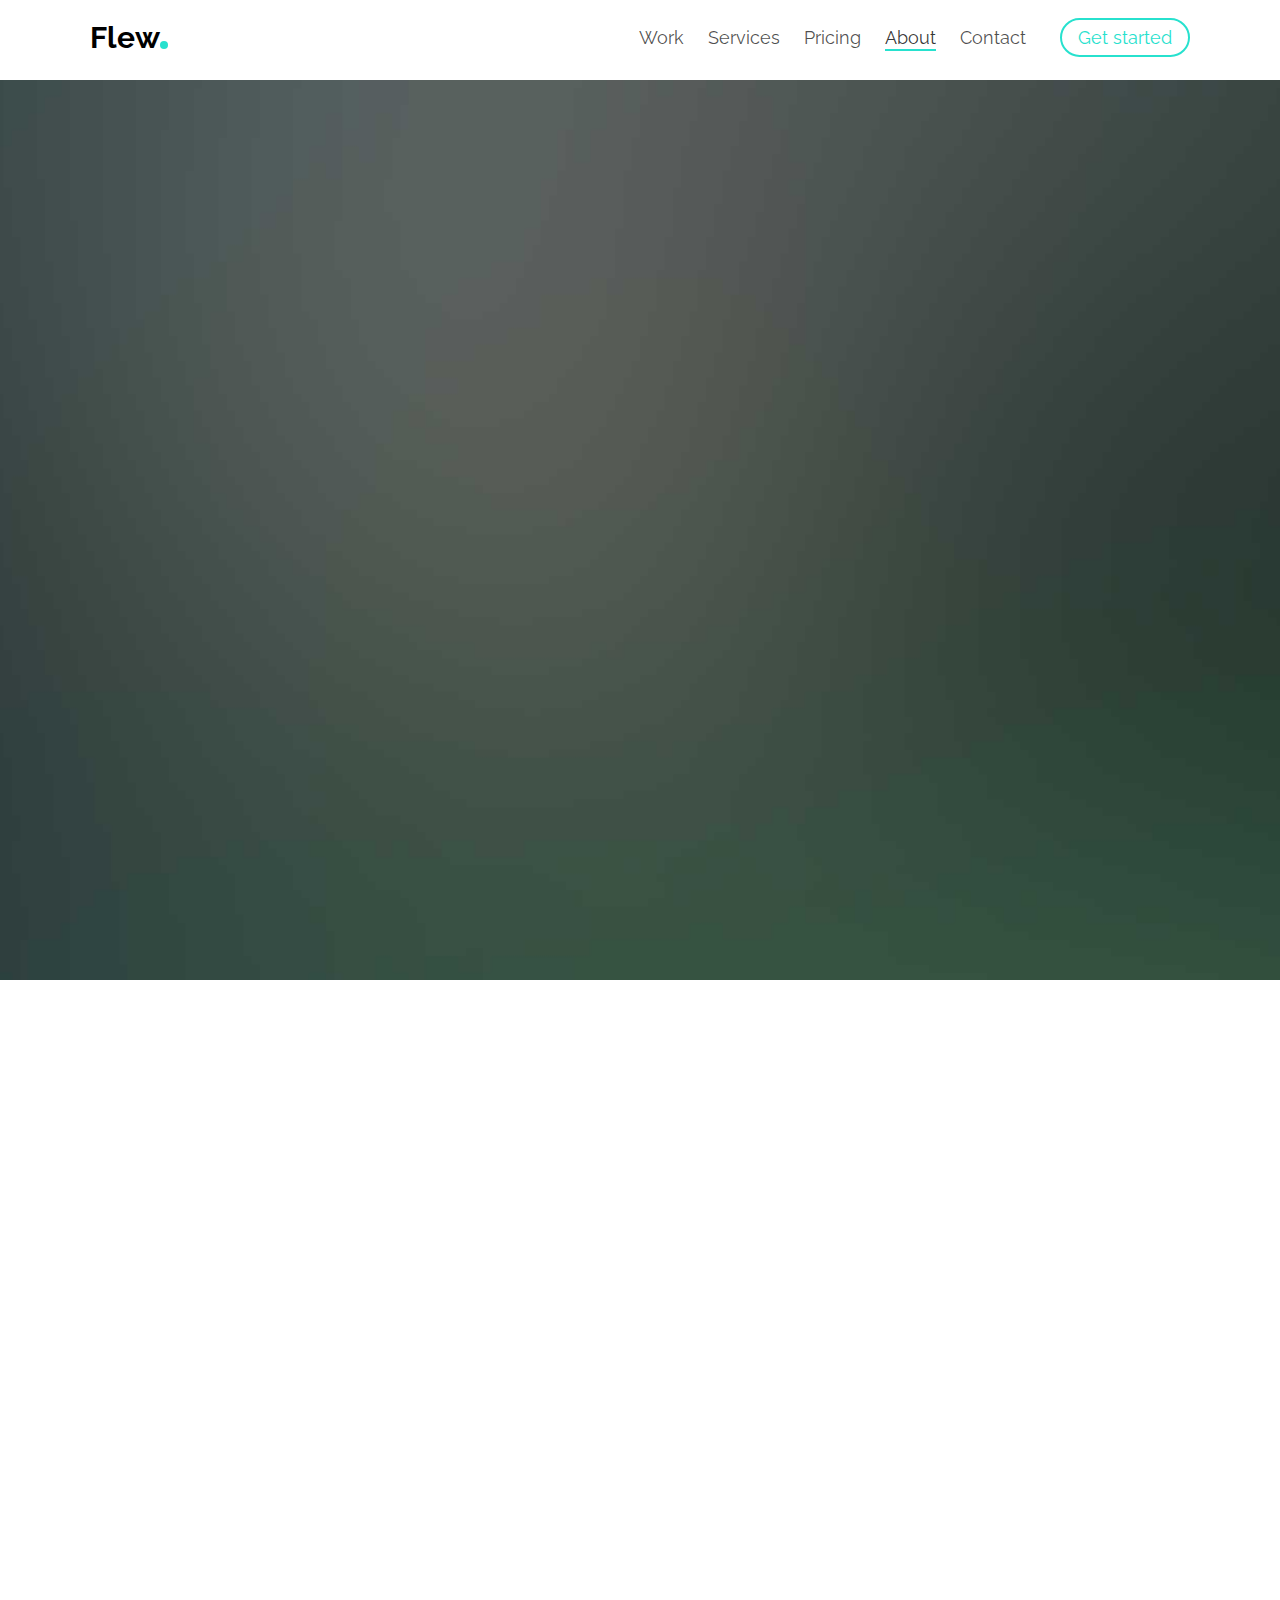
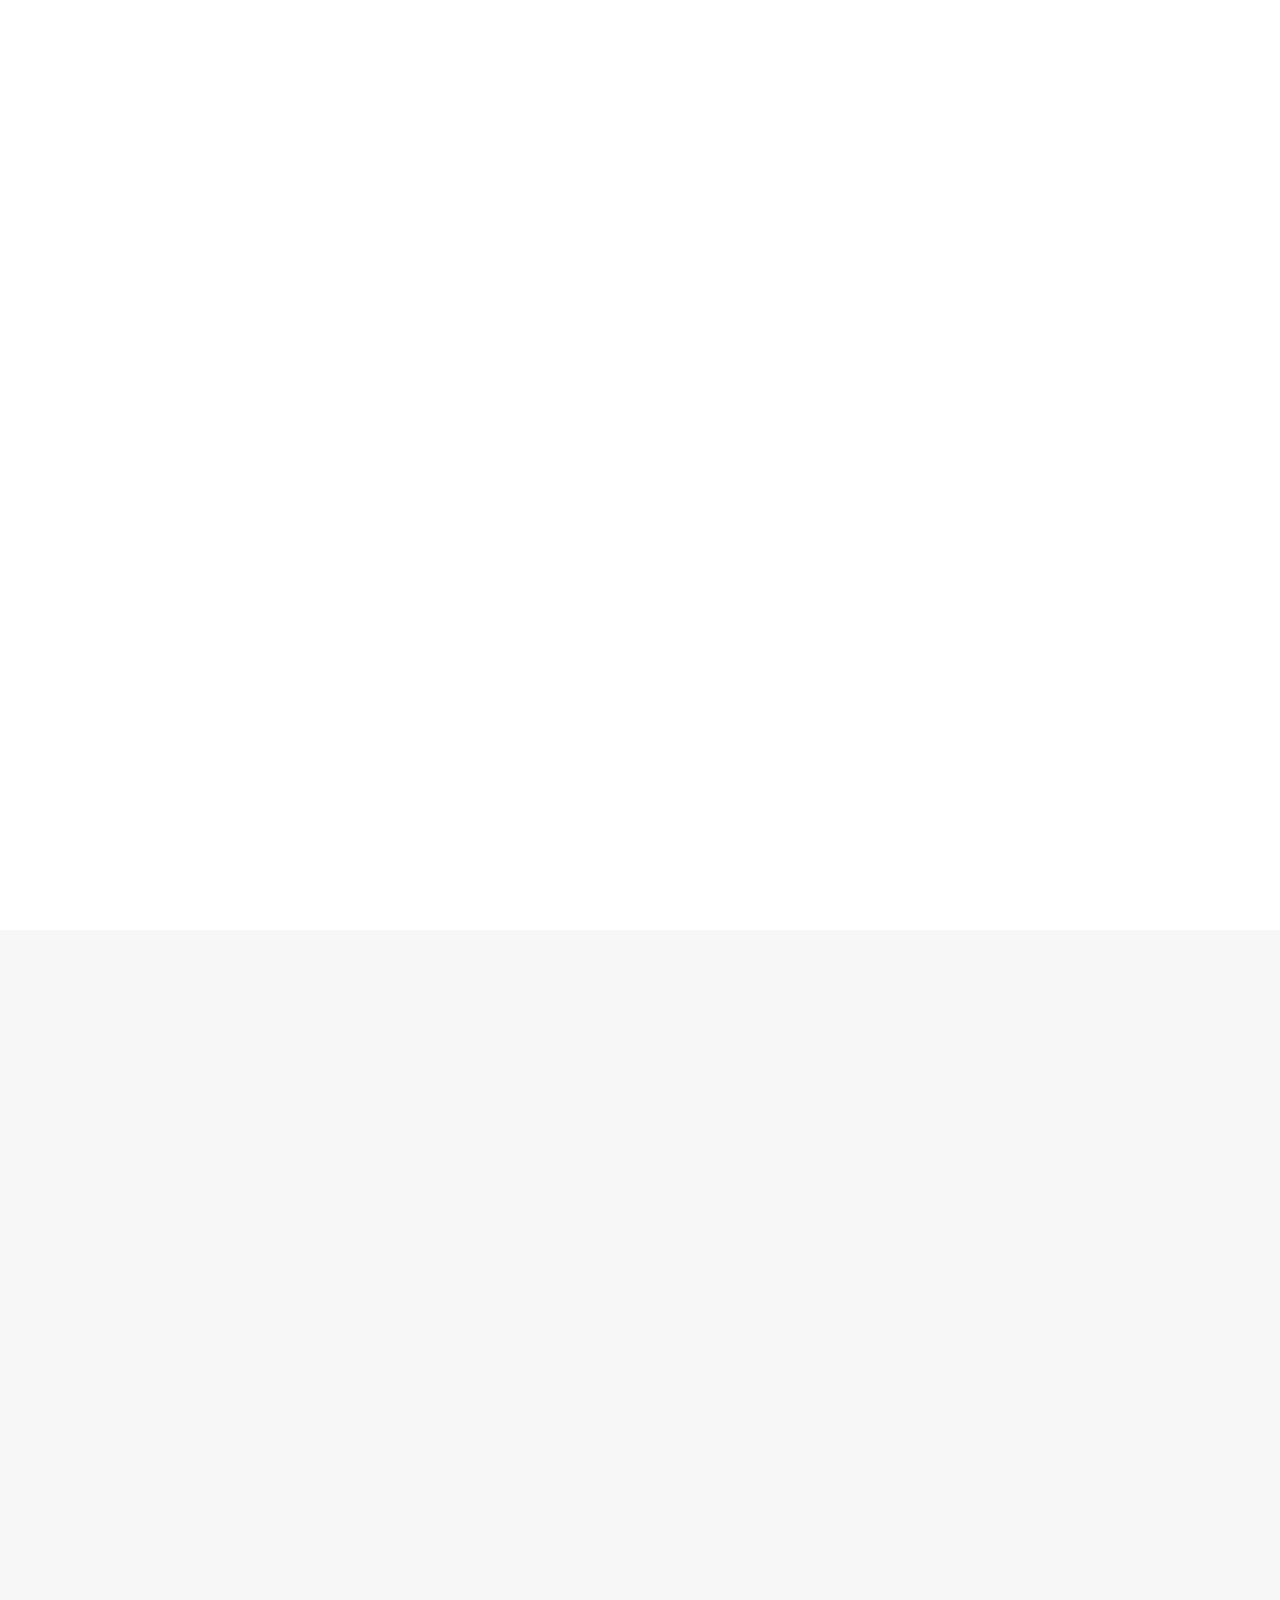
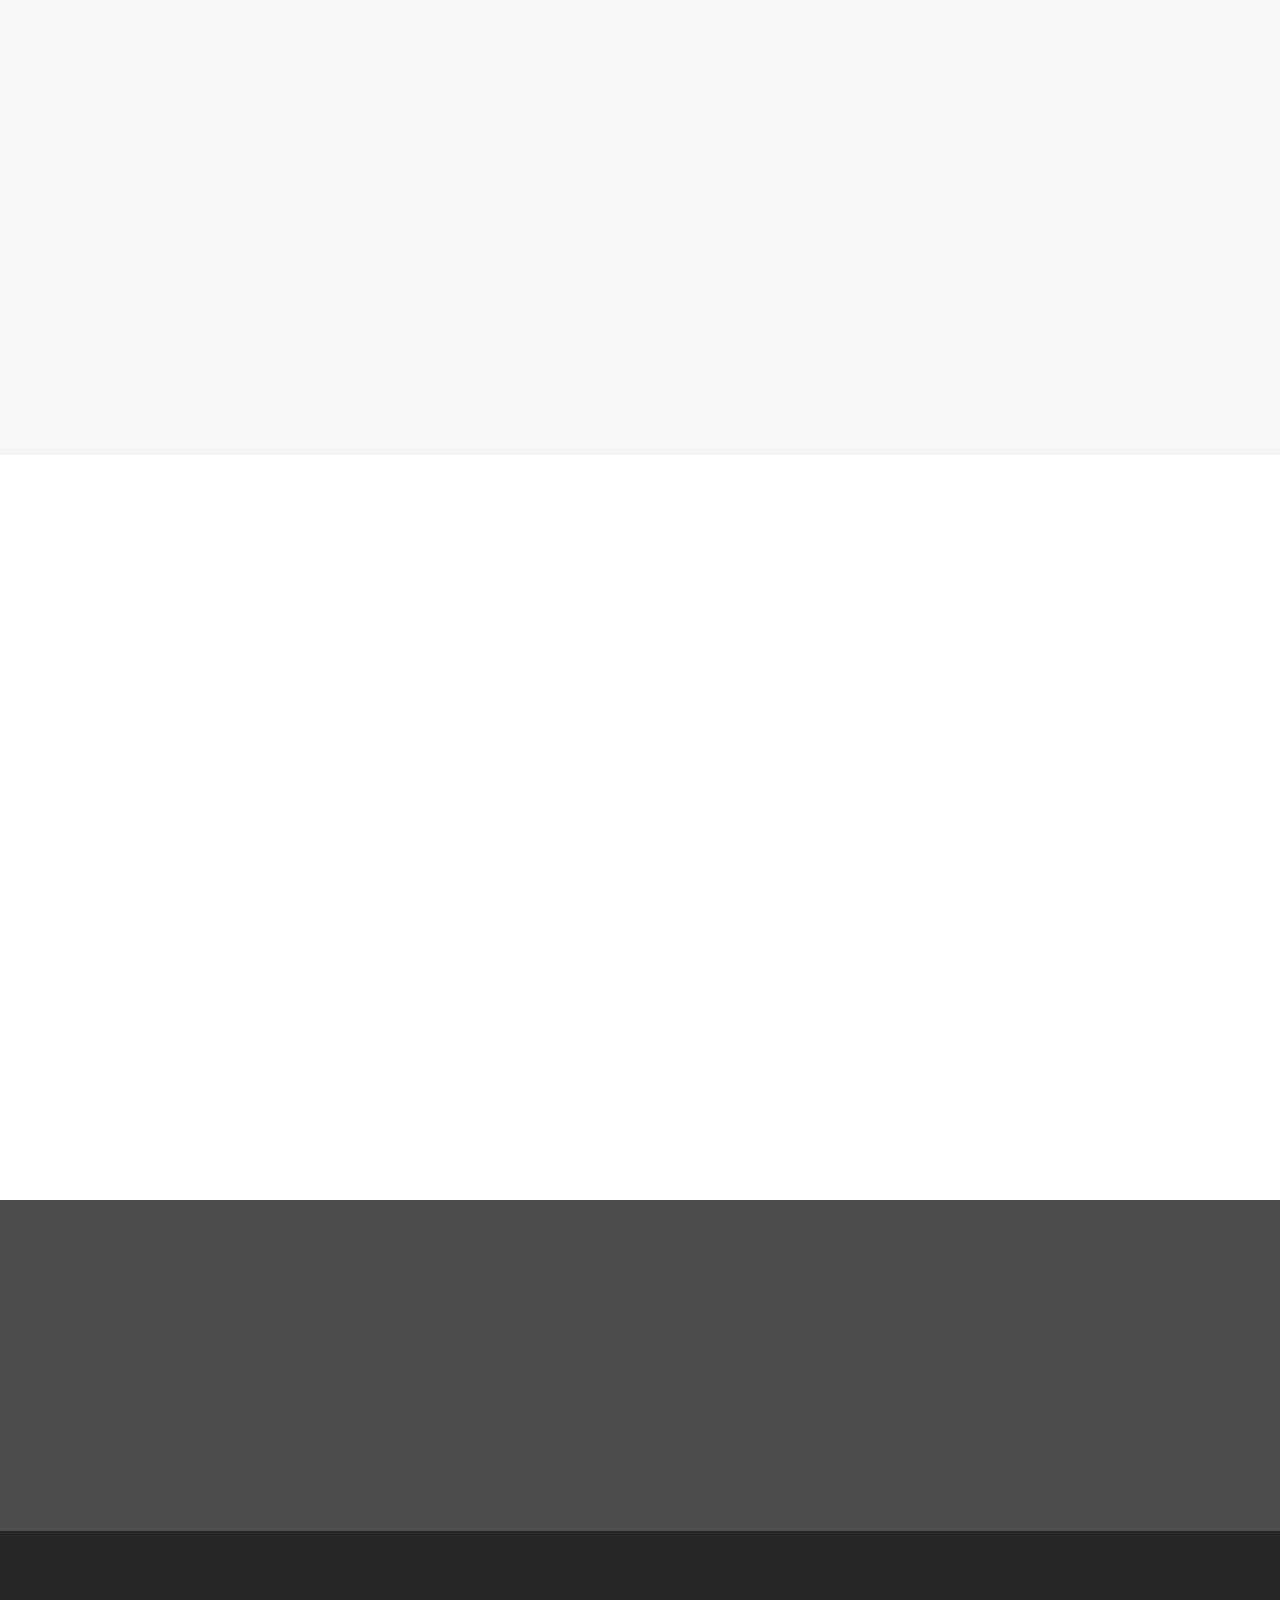
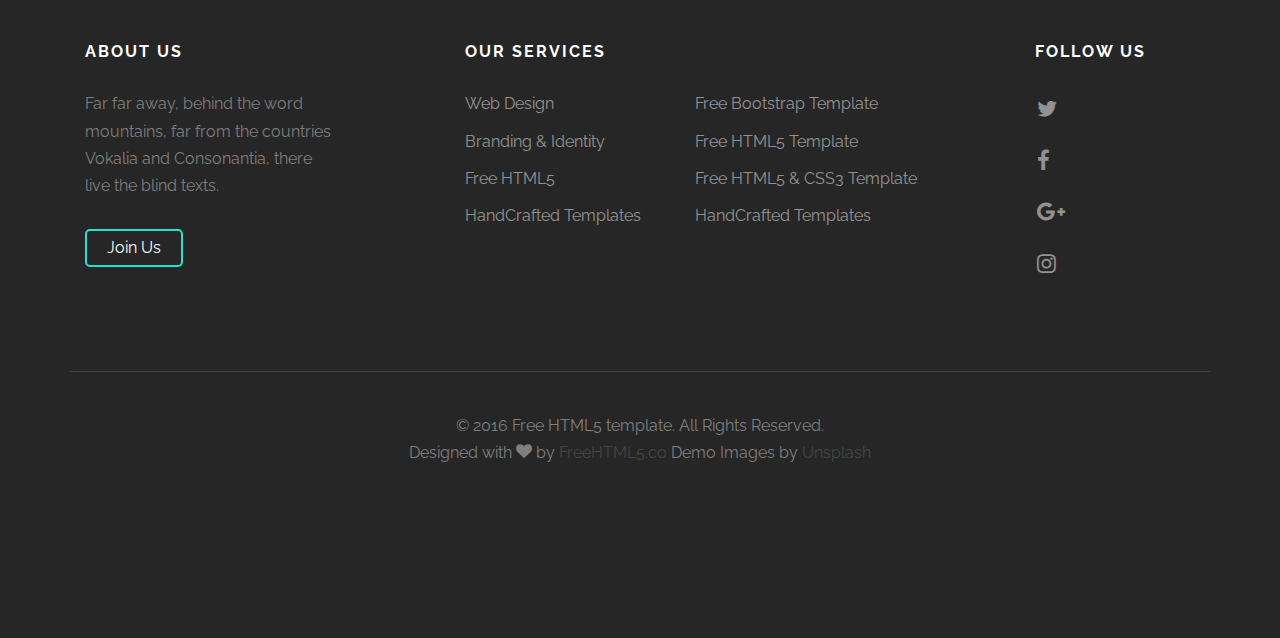
<file: about.html>
<!DOCTYPE html>
<!--[if lt IE 7]>      <html class="no-js lt-ie9 lt-ie8 lt-ie7"> <![endif]-->
<!--[if IE 7]>         <html class="no-js lt-ie9 lt-ie8"> <![endif]-->
<!--[if IE 8]>         <html class="no-js lt-ie9"> <![endif]-->
<!--[if gt IE 8]><!--> <html class="no-js"> <!--<![endif]-->
	<head>
	<meta charset="utf-8">
	<meta http-equiv="X-UA-Compatible" content="IE=edge">
	<title>Flew &mdash; Free HTML5 Bootstrap Website Template by FreeHTML5.co</title>
	<meta name="viewport" content="width=device-width, initial-scale=1">
	<meta name="description" content="Free HTML5 Website Template by FreeHTML5.co" />
	<meta name="keywords" content="free html5, free template, free bootstrap, free website template, html5, css3, mobile first, responsive" />
	<meta name="author" content="FreeHTML5.co" />

  <!-- 
	//////////////////////////////////////////////////////

	FREE HTML5 TEMPLATE 
	DESIGNED & DEVELOPED by FreeHTML5.co
		
	Website: 		http://freehtml5.co/
	Email: 			info@freehtml5.co
	Twitter: 		http://twitter.com/fh5co
	Facebook: 		https://www.facebook.com/fh5co

	//////////////////////////////////////////////////////
	 -->

  	<!-- Facebook and Twitter integration -->
	<meta property="og:title" content=""/>
	<meta property="og:image" content=""/>
	<meta property="og:url" content=""/>
	<meta property="og:site_name" content=""/>
	<meta property="og:description" content=""/>
	<meta name="twitter:title" content="" />
	<meta name="twitter:image" content="" />
	<meta name="twitter:url" content="" />
	<meta name="twitter:card" content="" />

	<!-- Place favicon.ico and apple-touch-icon.png in the root directory -->
	<link rel="shortcut icon" href="favicon.ico">

	<link href="https://fonts.googleapis.com/css?family=Raleway:200,300,400,700" rel="stylesheet">
	
	<!-- Animate.css -->
	<link rel="stylesheet" href="css/animate.css">
	<!-- Icomoon Icon Fonts-->
	<link rel="stylesheet" href="css/icomoon.css">
	<!-- Bootstrap  -->
	<link rel="stylesheet" href="css/bootstrap.css">
	<!-- Flexslider  -->
	<link rel="stylesheet" href="css/flexslider.css">
	<!-- Theme style  -->
	<link rel="stylesheet" href="css/style.css">

	<!-- Modernizr JS -->
	<script src="js/modernizr-2.6.2.min.js"></script>
	<!-- FOR IE9 below -->
	<!--[if lt IE 9]>
	<script src="js/respond.min.js"></script>
	<![endif]-->

	</head>
	<body>
	
	
	<div id="fh5co-page">
	<header id="fh5co-header" role="banner">
		<div class="container">
			<div class="header-inner">
				<h1><a href="index.html">Flew</a></h1>
				<nav role="navigation">
					<ul>
						<li><a href="work.html">Work</a></li>
						<li><a href="services.html">Services</a></li>
						<li><a href="pricing.html">Pricing</a></li>
						<li class="active"><a href="about.html">About</a></li>
						<li><a href="contact.html">Contact</a></li>
						<li class="cta"><a href="#">Get started</a></li>
					</ul>
				</nav>
			</div>
		</div>
	</header>
	

	<aside id="fh5co-hero" class="js-fullheight">
		<div class="flexslider js-fullheight">
			<ul class="slides">
		   	<li style="background-image: url(images/slide_3.jpg);">
		   		<div class="overlay-gradient"></div>
		   		<div class="container">
		   			<div class="col-md-10 col-md-offset-1 text-center js-fullheight slider-text">
		   				<div class="slider-text-inner">
		   					<h2>Who We Are</h2>
		   					<p class="fh5co-lead">Designed with <i class="icon-heart"></i> by the fine folks at <a href="http://freehtml5.co" target="_blank">FreeHTML5.co</a></p>
		   				</div>
		   			</div>
		   		</div>
		   	</li>
		  	</ul>
	  	</div>
	</aside>

	<div class="fh5co-about animate-box">
		<div class="col-md-6 col-md-offset-3 text-center fh5co-heading">
			<h2>Company History</h2>
			<p>Far far away, behind the word mountains, far from the countries Vokalia and Consonantia, there live the blind texts. Far far away, behind the word mountains, far from the countries Vokalia and Consonantia, there live the blind texts. Separated they live in Bookmarksgrove. </p>
		</div>	
		<div class="container">
			<div class="col-md-12 animate-box">
				<figure>
					<img src="images/about-img.jpg" alt="Free HTML5 Template" class="img-responsive">
				</figure>
			</div>
			<div class="col-md-8 col-md-push-4 animate-box">
				<h2>A Startup Company</h2>
				<p>Far far away, behind the word mountains, far from the countries Vokalia and Consonantia, there live the blind texts. Far far away, behind the word mountains, far from the countries Vokalia and Consonantia, there live the blind texts. Separated they live in Bookmarksgrove. Far far away, behind the word mountains, far from the countries Vokalia and Consonantia, there live the blind texts. Far far away, behind the word mountains, far from the countries Vokalia and Consonantia, there live the blind texts. Separated they live in Bookmarksgrove.</p>
				<p><a href="#" class="btn btn-primary btn-outline with-arrow">Learn more <i class="icon-arrow-right"></i></a></p>

			</div>
		</div>
	</div>

	<div class="fh5co-team fh5co-light-grey-section">
		<div class="container">
			
				<div class="row">
					<div class="col-md-6 col-md-offset-3 text-center fh5co-heading animate-box">
						<h2>The Team</h2>
						<p>Far far away, behind the word mountains, far from the countries Vokalia and Consonantia, there live the blind texts. </p>
					</div>
					<div class="col-md-4 fh5co-staff text-center animate-box">
						<img src="images/person1.jpg" alt="Free HTML5 Bootstrap Template" class="img-responsive">
						<h3>Athan Smith</h3>
						<h4>Co-Founder, CEO</h4>
						<p>Even the all-powerful Pointing has no control about the blind texts it is an almost unorthographic life One day however a small line of blind text by the name of Lorem Ipsum decided to leave for the far World of Grammar.</p>
						<ul class="fh5co-social">
							<li><a href="#"><i class="icon-google"></i></a></li>
							<li><a href="#"><i class="icon-dribbble"></i></a></li>
							<li><a href="#"><i class="icon-twitter"></i></a></li>
							<li><a href="#"><i class="icon-facebook"></i></a></li>
							<li><a href="#"><i class="icon-instagram"></i></a></li>
						</ul>
					</div>
					<div class="col-md-4 fh5co-staff text-center animate-box">
						<img src="images/person2.jpg" alt="Free HTML5 Bootstrap Template" class="img-responsive">
						<h3>Nathalie Kosley</h3>
						<h4>Co-Founder, CTO</h4>
						<p>Even the all-powerful Pointing has no control about the blind texts it is an almost unorthographic life One day however a small line of blind text by the name of Lorem Ipsum decided to leave for the far World of Grammar.</p>
						<ul class="fh5co-social">
							<li><a href="#"><i class="icon-google"></i></a></li>
							<li><a href="#"><i class="icon-dribbble"></i></a></li>
							<li><a href="#"><i class="icon-twitter"></i></a></li>
							<li><a href="#"><i class="icon-facebook"></i></a></li>
							<li><a href="#"><i class="icon-instagram"></i></a></li>
						</ul>
					</div>
					<div class="col-md-4 fh5co-staff text-center animate-box">
						<img src="images/person3.jpg" alt="Free HTML5 Bootstrap Template" class="img-responsive">
						<h3>Yanna Kuzuki</h3>
						<h4>Co-Founder, Principal</h4>
						<p>Even the all-powerful Pointing has no control about the blind texts it is an almost unorthographic life One day however a small line of blind text by the name of Lorem Ipsum decided to leave for the far World of Grammar.</p>
						<ul class="fh5co-social">
							<li><a href="#"><i class="icon-google"></i></a></li>
							<li><a href="#"><i class="icon-dribbble"></i></a></li>
							<li><a href="#"><i class="icon-twitter"></i></a></li>
							<li><a href="#"><i class="icon-facebook"></i></a></li>
							<li><a href="#"><i class="icon-instagram"></i></a></li>
						</ul>
					</div>
				</div>
		</div>
	</div>


	<div id="fh5co-services-section">
		<div class="container">
			<div class="row">
				<div class="col-md-6 col-md-offset-3 text-center fh5co-heading animate-box">
					<h2>Our pleasure to serve you</h2>
					<p>Far far away, behind the word mountains, far from the countries Vokalia and Consonantia, there live the blind texts. </p>
				</div>
				<div class="col-md-4 text-center item-block animate-box">
					<h3>Strategy</h3>
					<p>Far far away, behind the word mountains, far from the countries Vokalia and Consonantia, there live the blind texts. Separated they live in Bookmarksgrove.</p>
					<p><a href="#" class="btn btn-primary btn-outline with-arrow">Learn more <i class="icon-arrow-right"></i></a></p>
				</div>
				<div class="col-md-4 text-center item-block animate-box">
					<h3>Explore</h3>
					<p>Far far away, behind the word mountains, far from the countries Vokalia and Consonantia, there live the blind texts. Separated they live in Bookmarksgrove.</p>
					<p><a href="#" class="btn btn-primary btn-outline with-arrow">Learn more <i class="icon-arrow-right"></i></a></p>
				</div>
				<div class="col-md-4 text-center item-block animate-box">
					<h3>Expertise</h3>
					<p>Far far away, behind the word mountains, far from the countries Vokalia and Consonantia, there live the blind texts. Separated they live in Bookmarksgrove.</p>
					<p><a href="#" class="btn btn-primary btn-outline with-arrow">Learn more <i class="icon-arrow-right"></i></a></p>
				</div>
			</div>
		</div>
	</div>

	<div class="fh5co-cta" style="background-image: url(images/image_3.jpg);">
		<div class="overlay"></div>
		<div class="container">
			<div class="col-md-12 text-center animate-box">
				<h3>We Try To Update The Site Everyday</h3>
				<p><a href="#" class="btn btn-primary btn-outline with-arrow">Get started now! <i class="icon-arrow-right"></i></a></p>
			</div>
		</div>
	</div>
	
	<footer id="fh5co-footer" role="contentinfo">
	
		<div class="container">
			<div class="col-md-3 col-sm-12 col-sm-push-0 col-xs-12 col-xs-push-0">
				<h3>About Us</h3>
				<p>Far far away, behind the word mountains, far from the countries Vokalia and Consonantia, there live the blind texts. </p>
				<p><a href="#" class="btn btn-primary btn-outline with-arrow btn-sm">Join Us <i class="icon-arrow-right"></i></a></p>
			</div>
			<div class="col-md-6 col-md-push-1 col-sm-12 col-sm-push-0 col-xs-12 col-xs-push-0">
				<h3>Our Services</h3>
				<ul class="float">
					<li><a href="#">Web Design</a></li>
					<li><a href="#">Branding &amp; Identity</a></li>
					<li><a href="#">Free HTML5</a></li>
					<li><a href="#">HandCrafted Templates</a></li>
				</ul>
				<ul class="float">
					<li><a href="#">Free Bootstrap Template</a></li>
					<li><a href="#">Free HTML5 Template</a></li>
					<li><a href="#">Free HTML5 &amp; CSS3 Template</a></li>
					<li><a href="#">HandCrafted Templates</a></li>
				</ul>

			</div>

			<div class="col-md-2 col-md-push-1 col-sm-12 col-sm-push-0 col-xs-12 col-xs-push-0">
				<h3>Follow Us</h3>
				<ul class="fh5co-social">
					<li><a href="#"><i class="icon-twitter"></i></a></li>
					<li><a href="#"><i class="icon-facebook"></i></a></li>
					<li><a href="#"><i class="icon-google-plus"></i></a></li>
					<li><a href="#"><i class="icon-instagram"></i></a></li>
				</ul>
			</div>
			
			
			<div class="col-md-12 fh5co-copyright text-center">
				<p>&copy; 2016 Free HTML5 template. All Rights Reserved. <span>Designed with <i class="icon-heart"></i> by <a href="http://freehtml5.co/" target="_blank">FreeHTML5.co</a> Demo Images by <a href="http://unsplash.com/" target="_blank">Unsplash</a></span></p>	
			</div>
			
		</div>
	</footer>
	</div>
	
	
	<!-- jQuery -->
	<script src="js/jquery.min.js"></script>
	<!-- jQuery Easing -->
	<script src="js/jquery.easing.1.3.js"></script>
	<!-- Bootstrap -->
	<script src="js/bootstrap.min.js"></script>
	<!-- Waypoints -->
	<script src="js/jquery.waypoints.min.js"></script>
	<!-- Flexslider -->
	<script src="js/jquery.flexslider-min.js"></script>
	
	<!-- MAIN JS -->
	<script src="js/main.js"></script>

	</body>
</html>
</file>
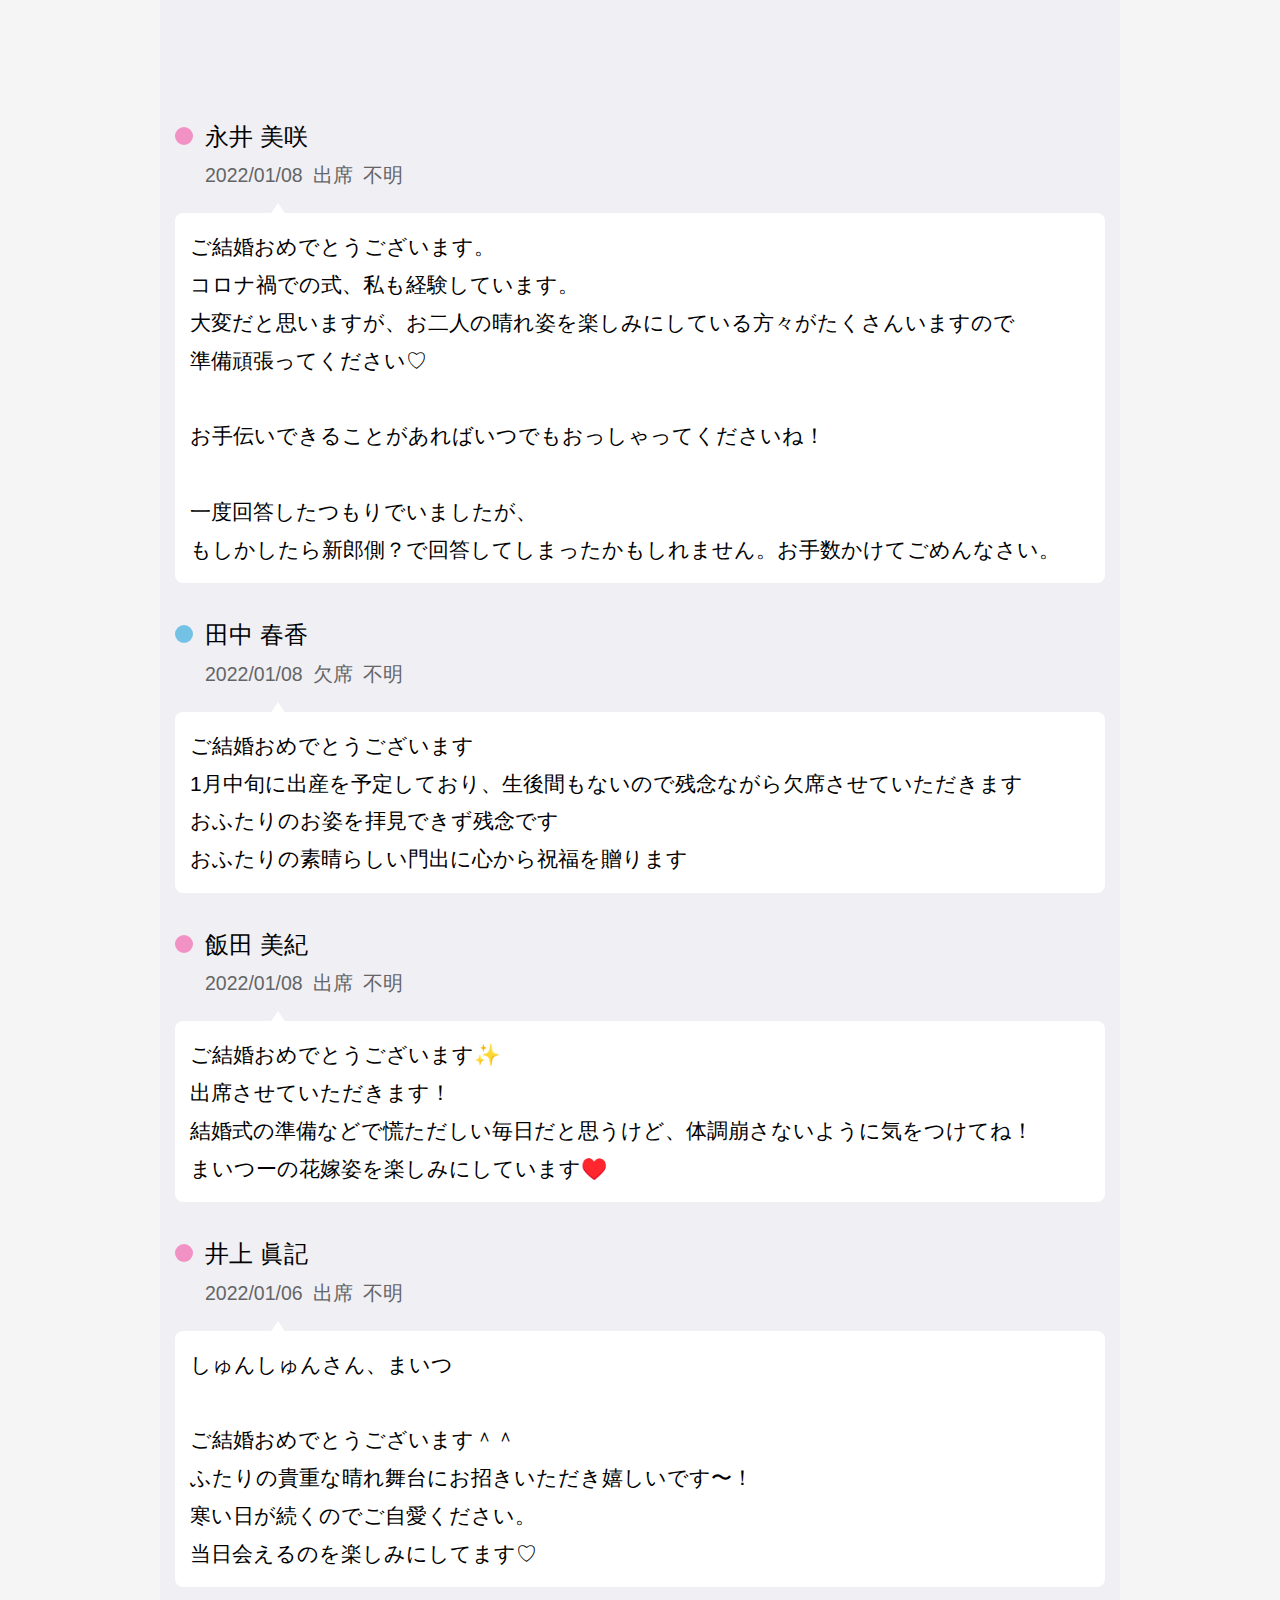
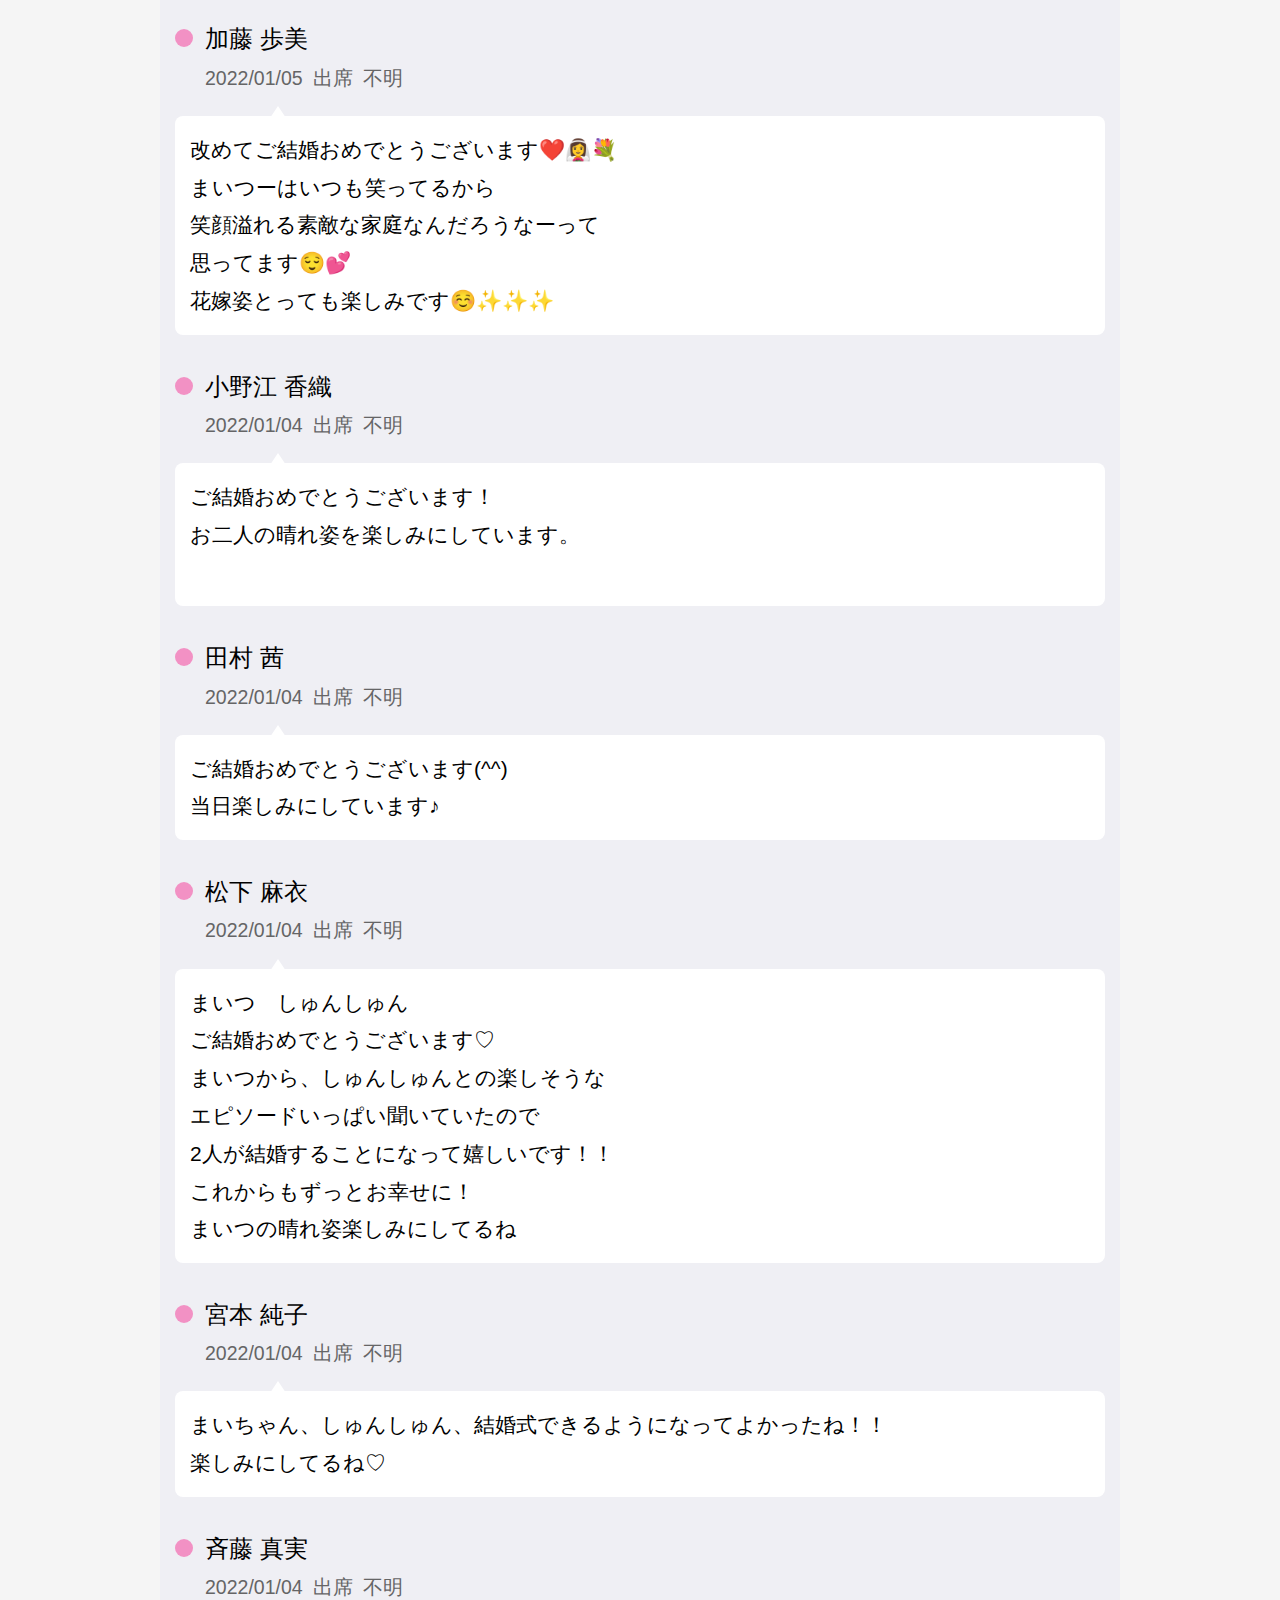
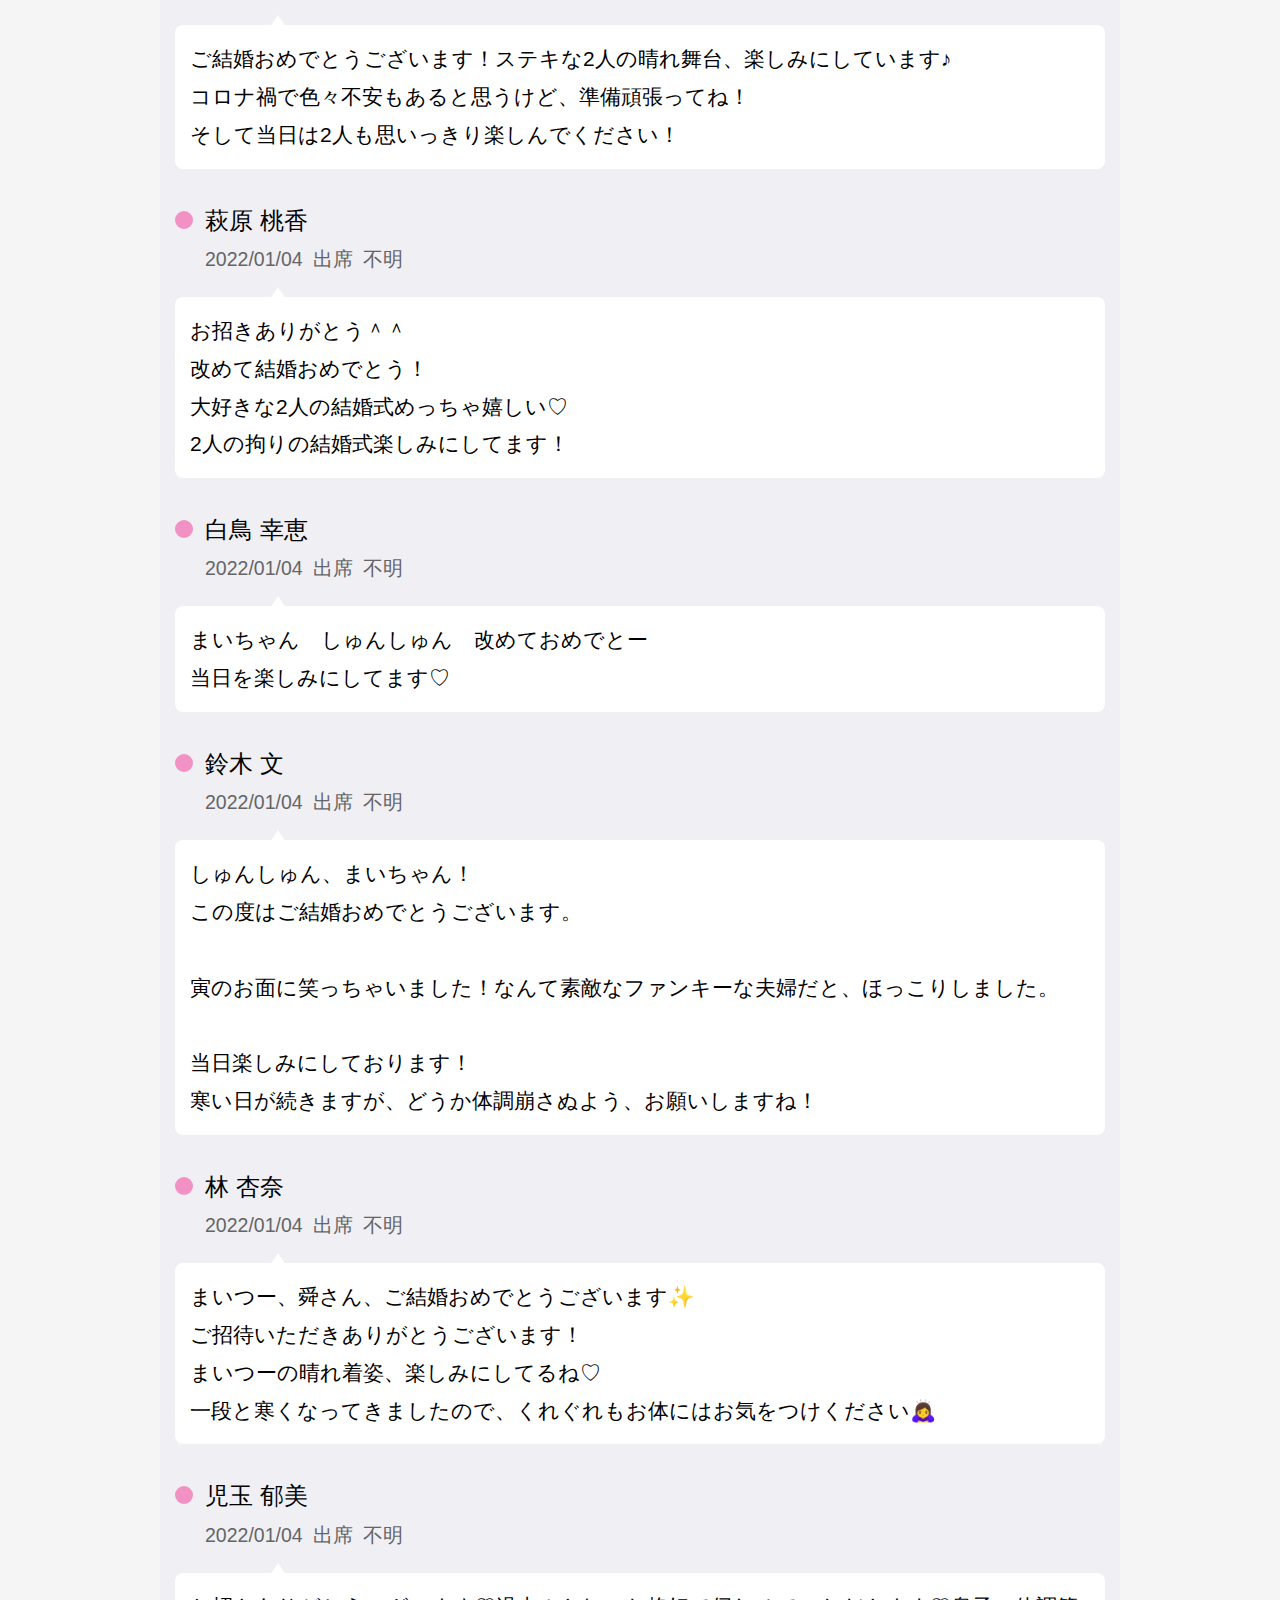
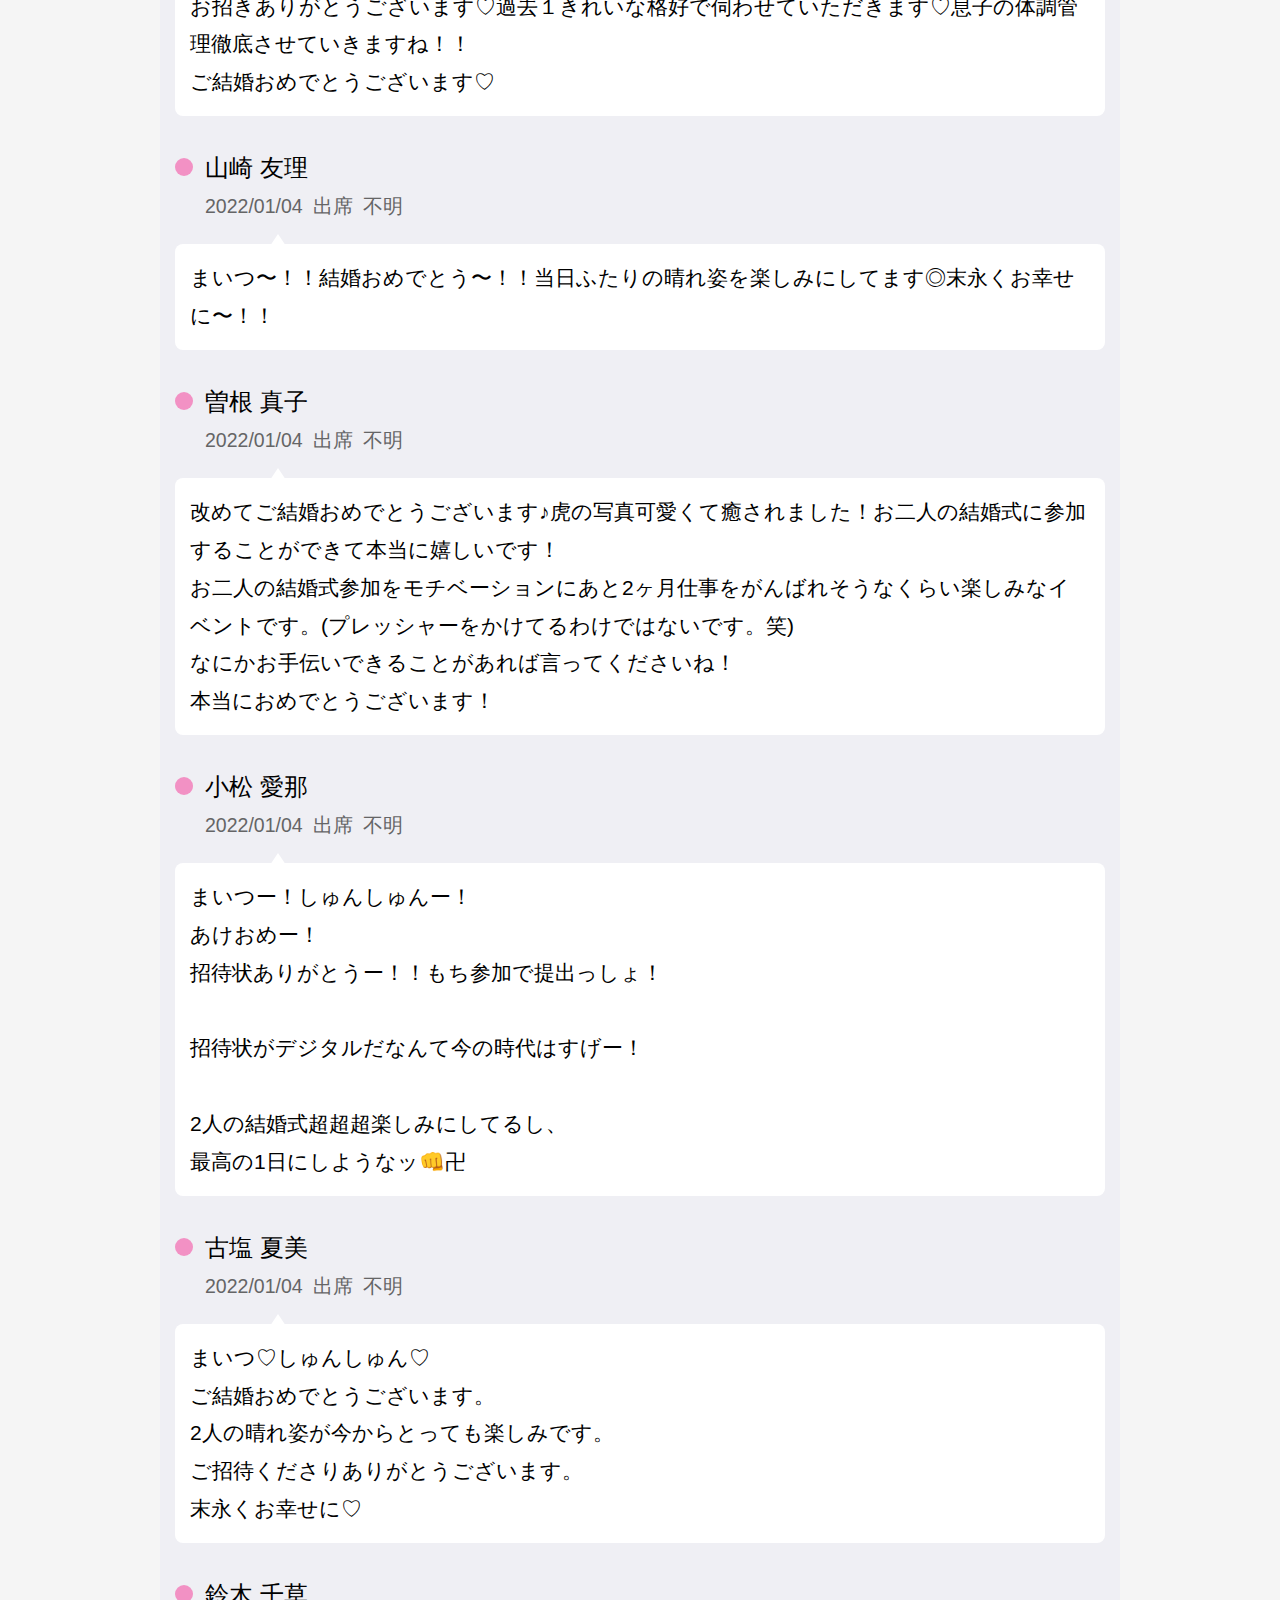
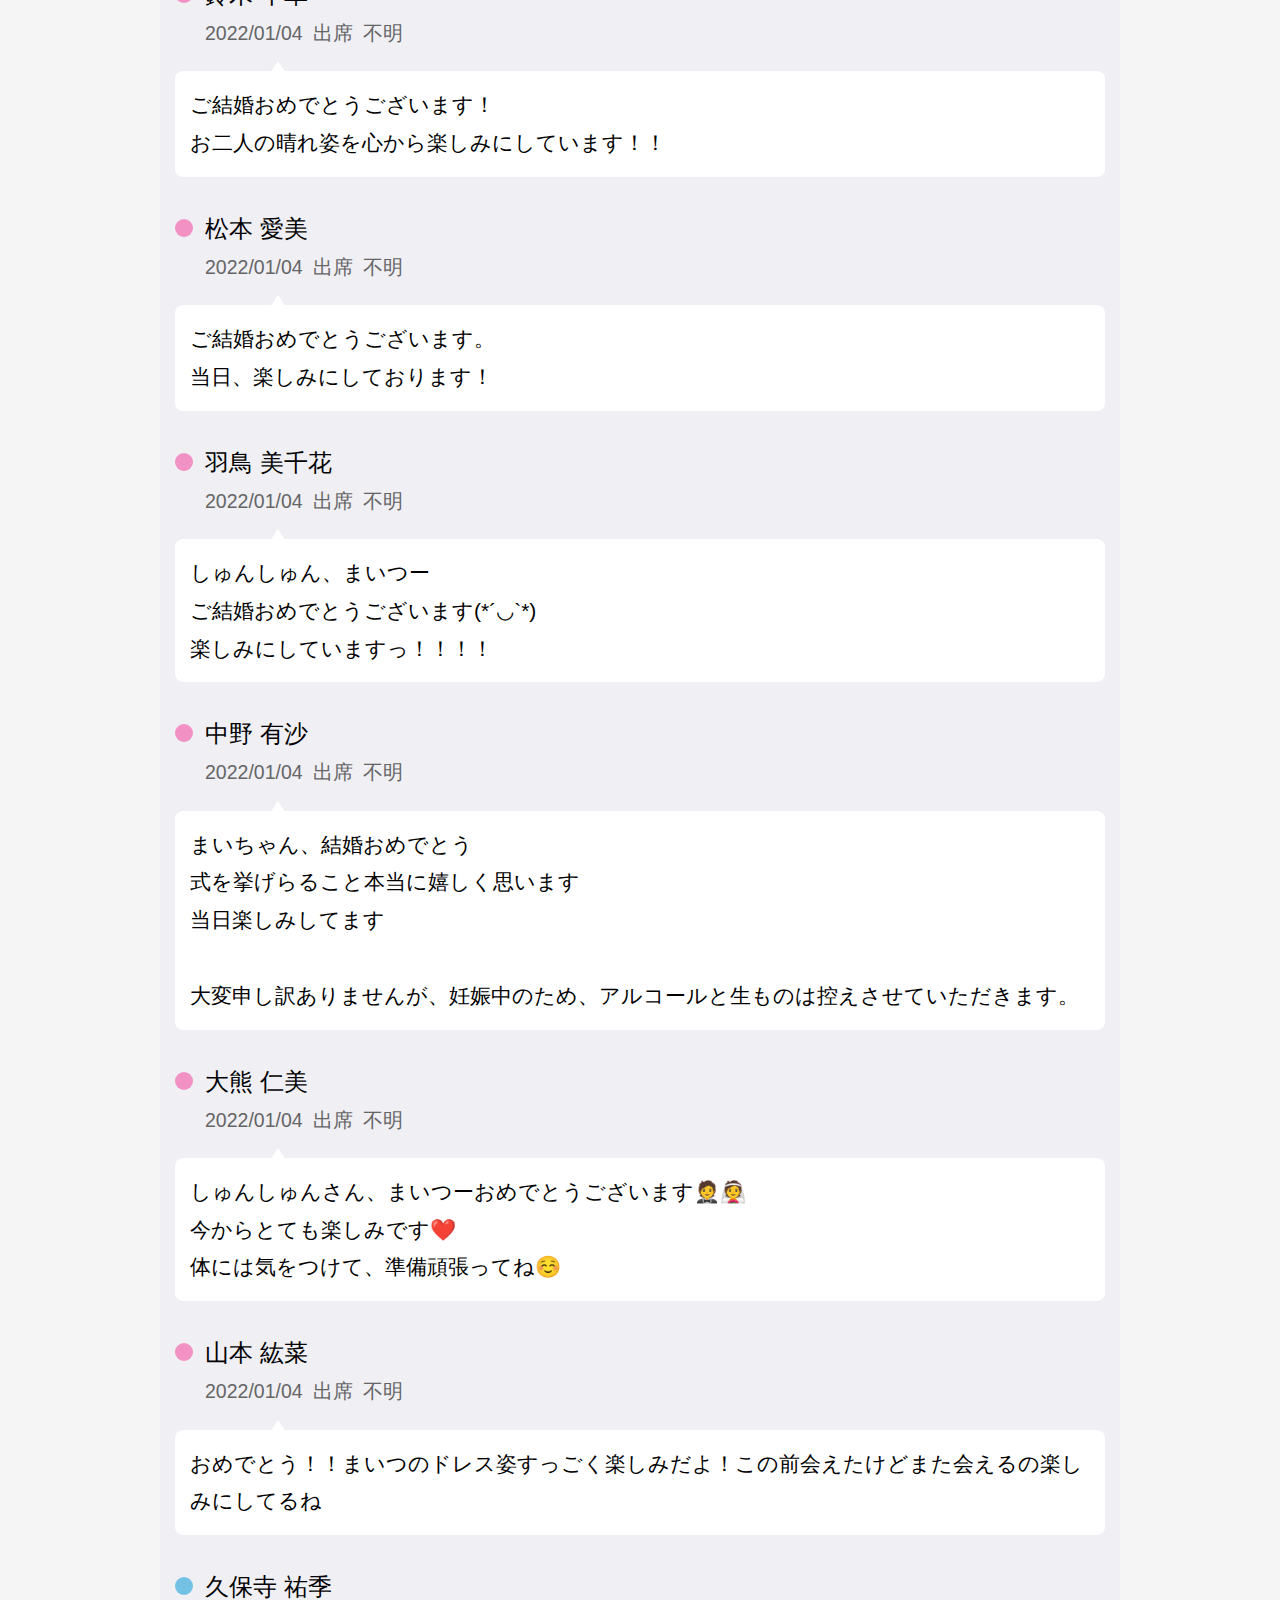
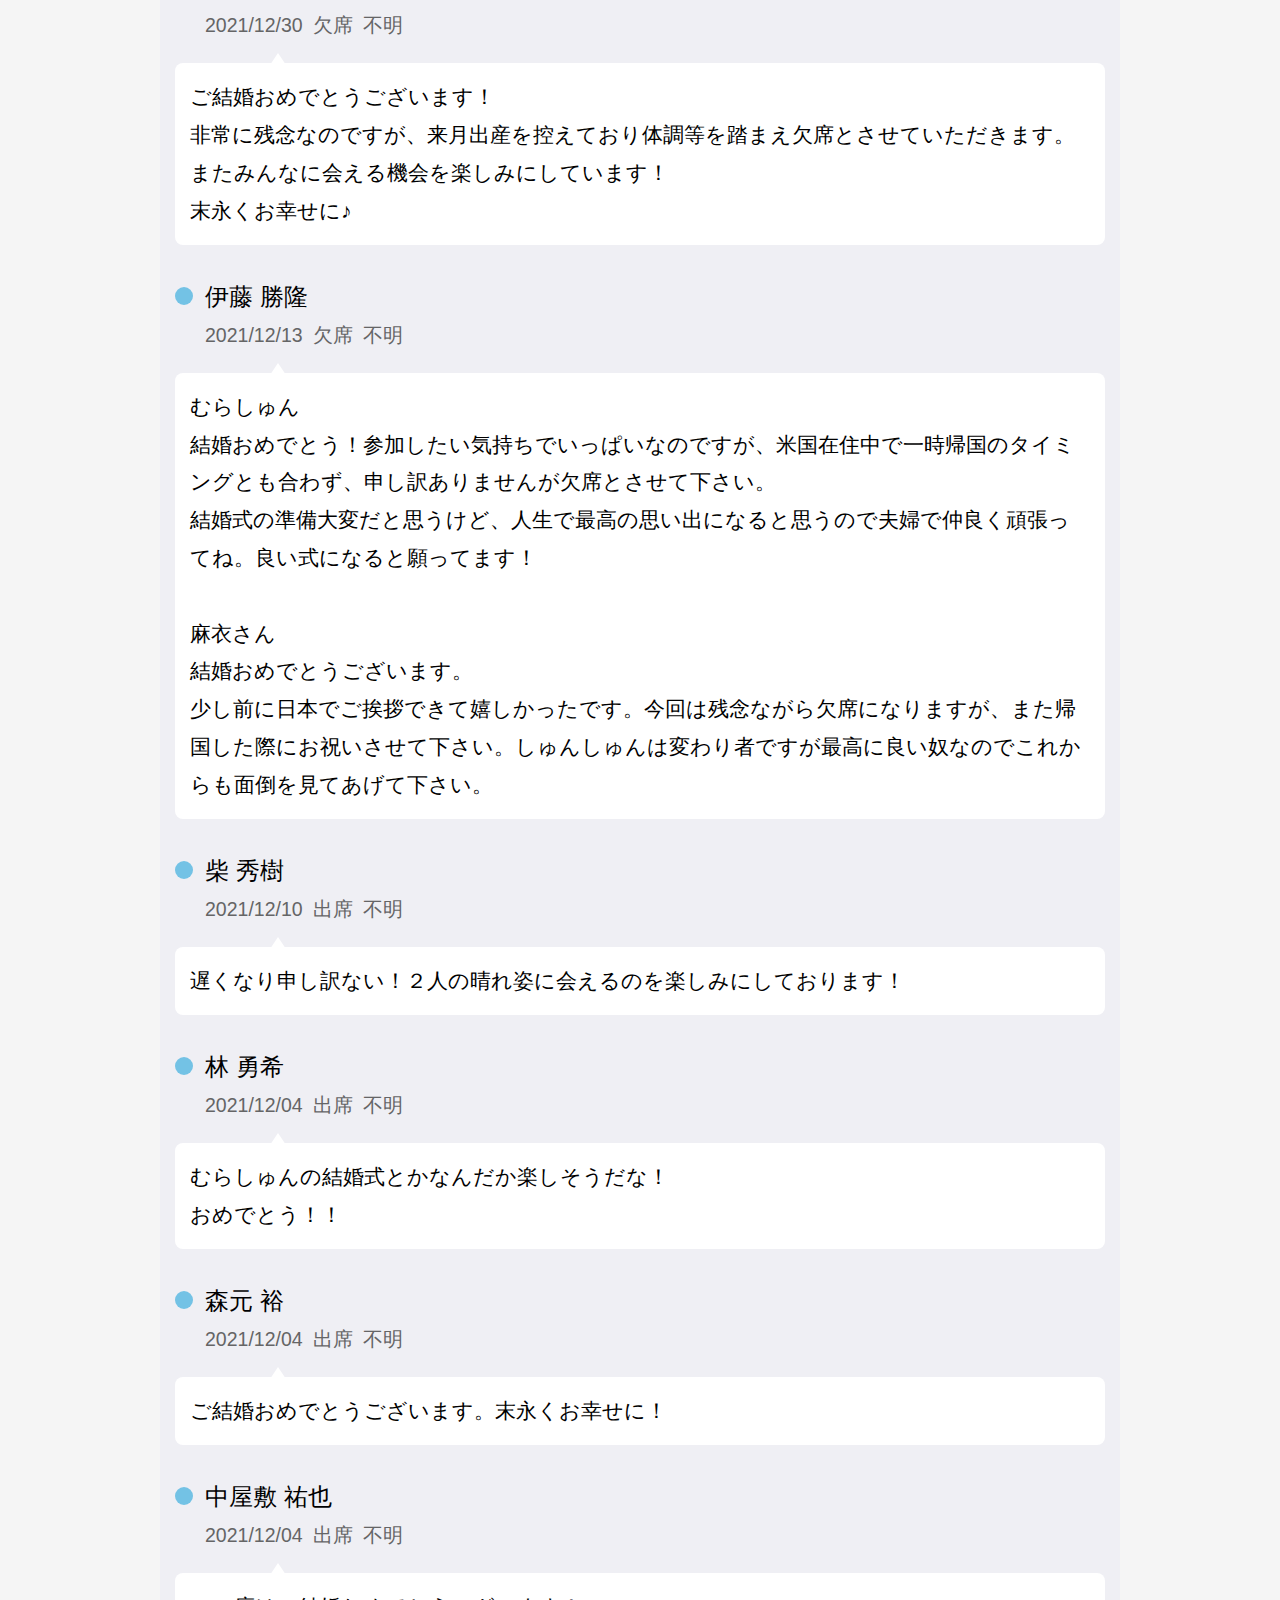
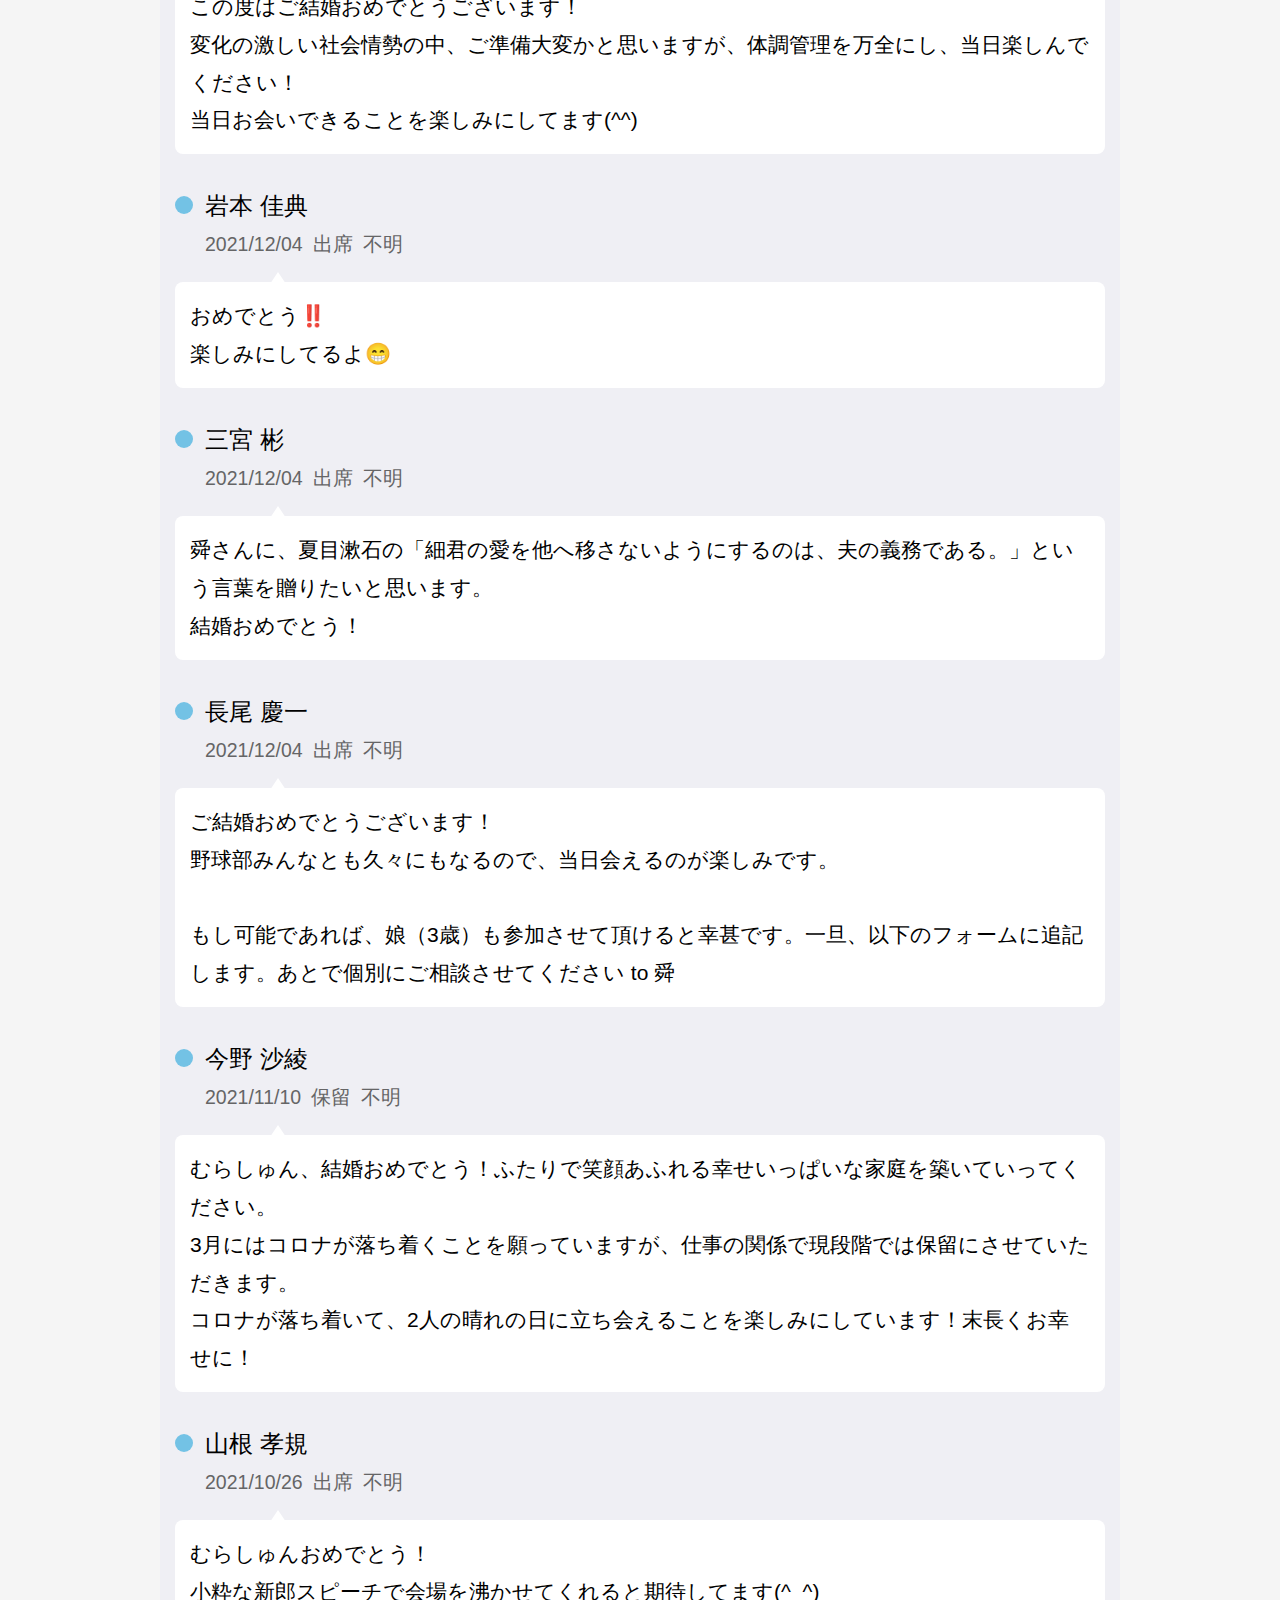
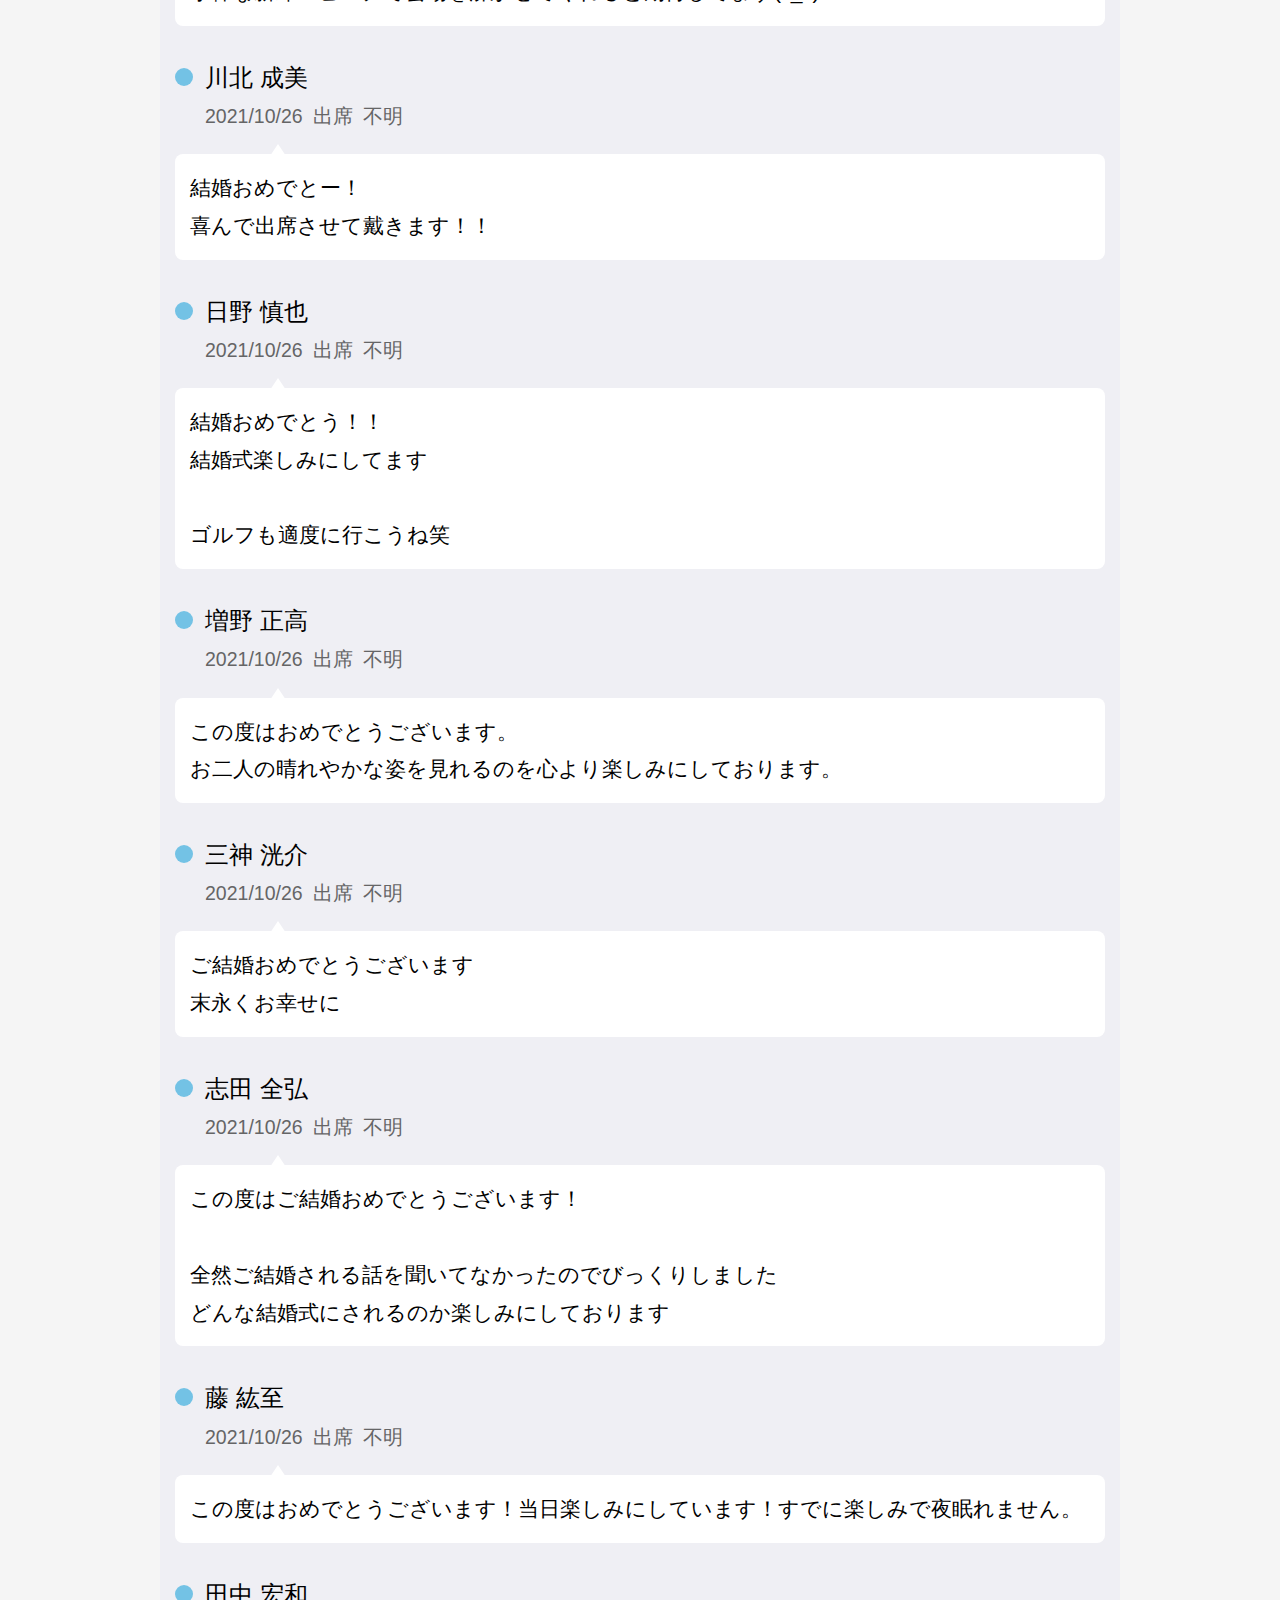
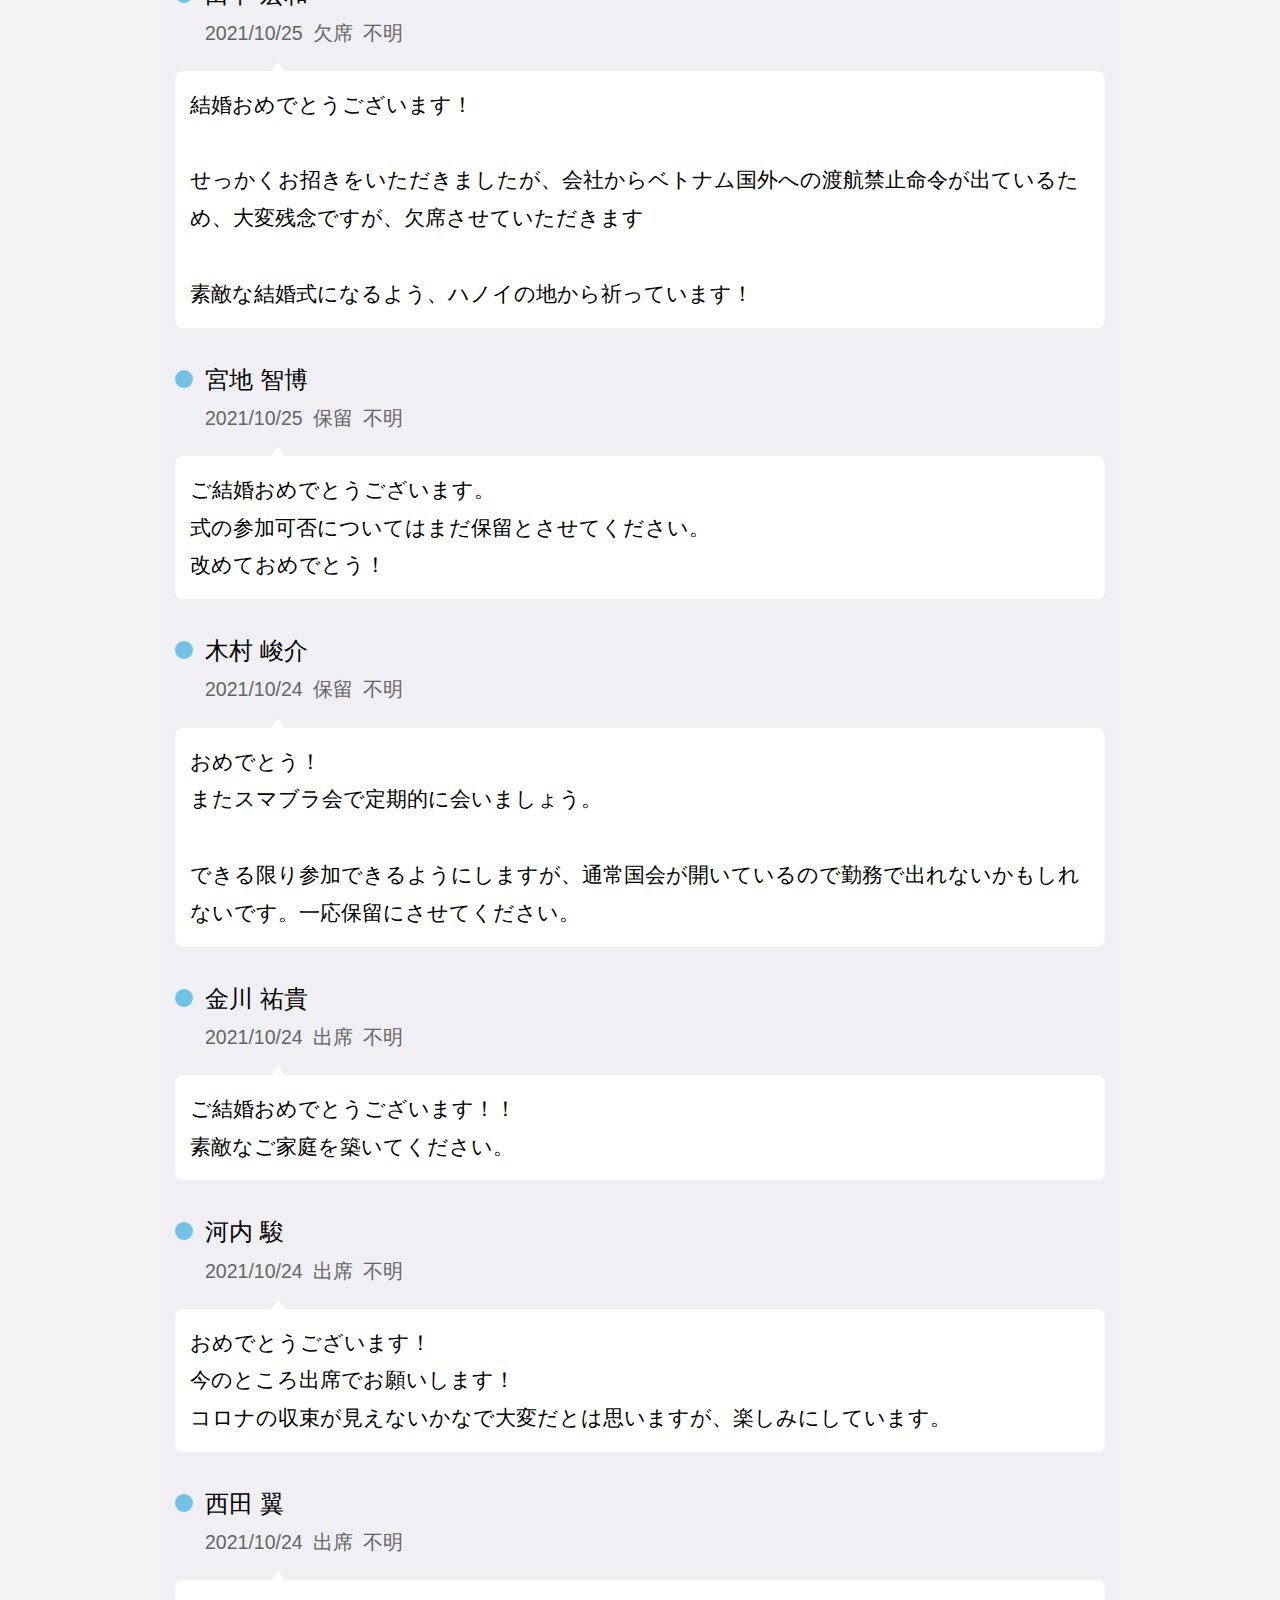
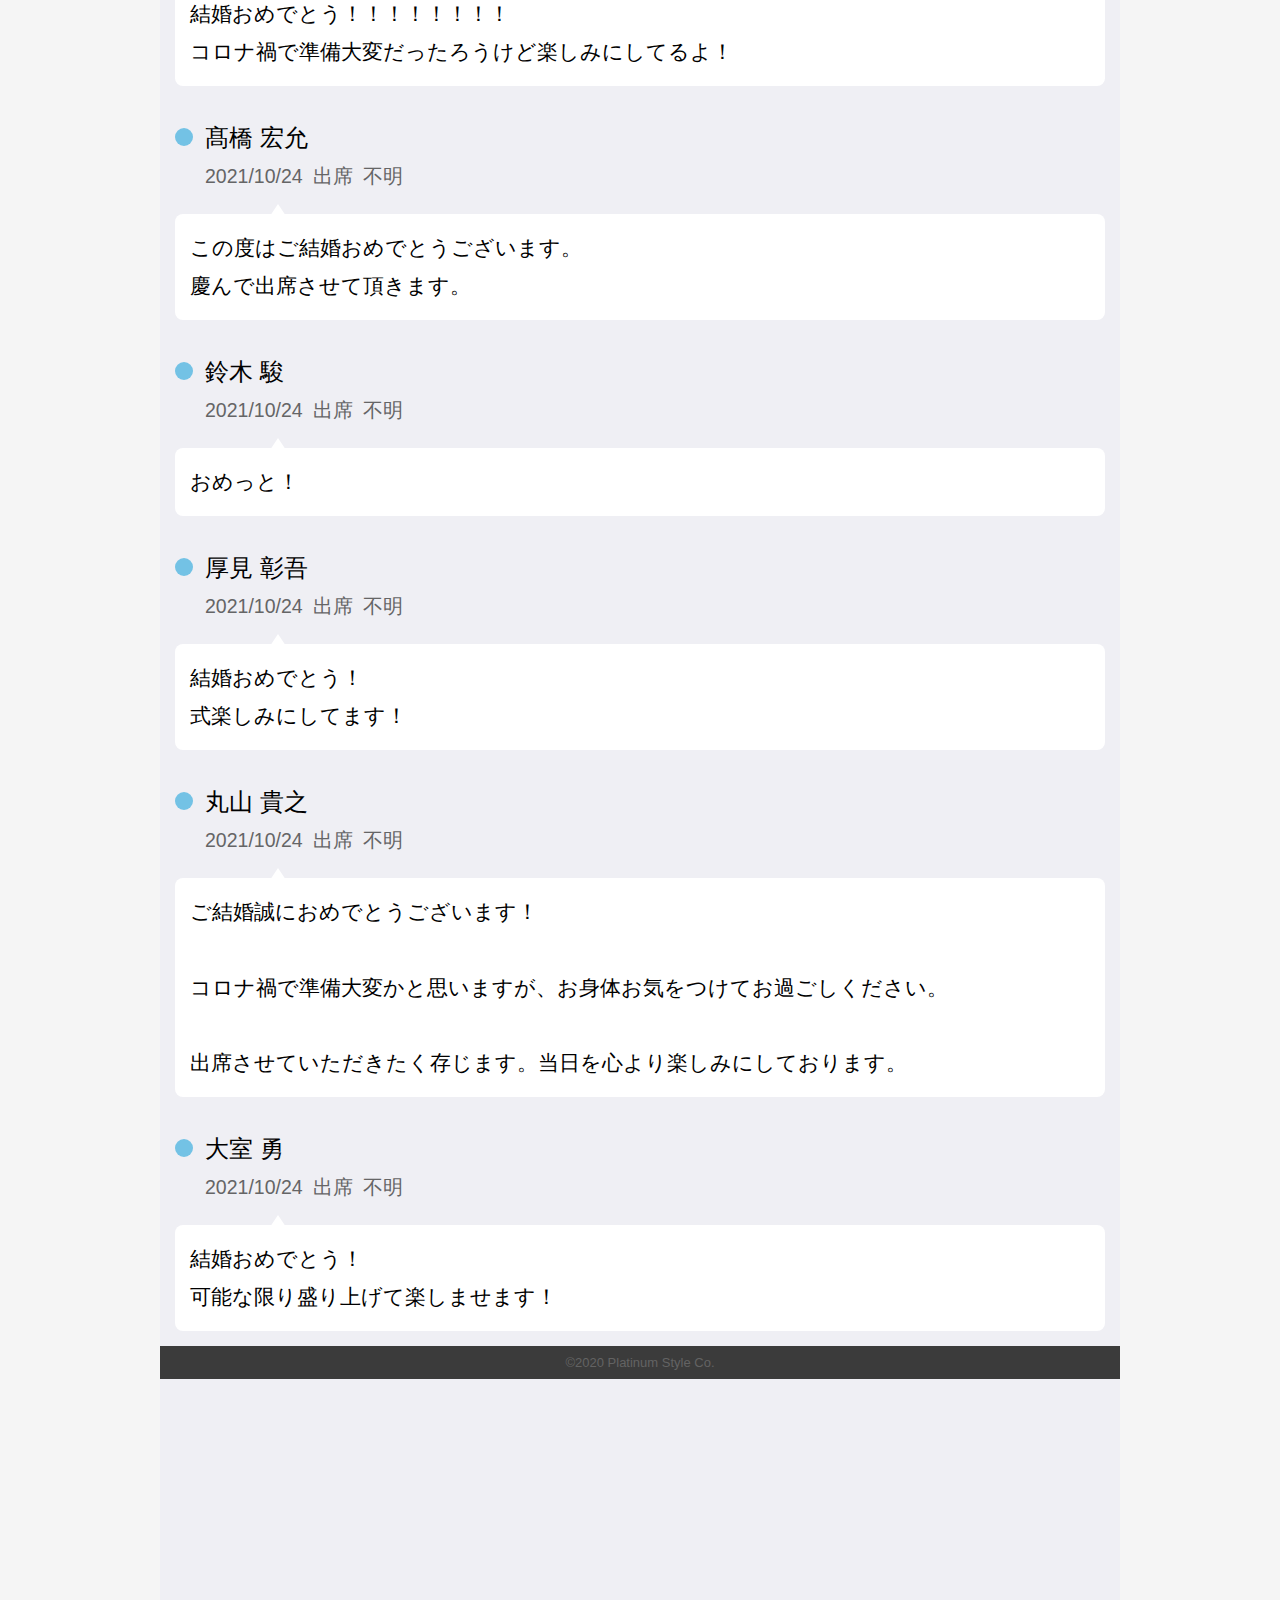
<file: message.html>
<!DOCTYPE html>
<!-- saved from url=(0056)https://wedding-invi.jp/web/message?party_info_id=139205 -->
<html lang="ja" class="">

<head>
    <meta http-equiv="Content-Type" content="text/html; charset=UTF-8">
    <meta name="robots" content="noindex">
    <meta http-equiv="X-UA-Compatible" content="IE=edge">

    <title>メッセージ一覧</title>
    <meta name="description" content="ディスクリプション">
    <meta name="viewport" content="width=device-width">
    <link rel="apple-touch-icon" href="https://wedding-invi.jp/apple-touch-icon57.png" sizes="57x57">
    <link rel="apple-touch-icon" href="https://wedding-invi.jp/apple-touch-icon60.png" sizes="60x60">
    <link rel="apple-touch-icon" href="https://wedding-invi.jp/apple-touch-icon72.png" sizes="72x72">
    <link rel="apple-touch-icon" href="https://wedding-invi.jp/apple-touch-icon76.png" sizes="76x76">
    <link rel="apple-touch-icon" href="https://wedding-invi.jp/apple-touch-icon114.png" sizes="114x114">
    <link rel="apple-touch-icon" href="https://wedding-invi.jp/apple-touch-icon120.png" sizes="120x120">
    <link rel="apple-touch-icon" href="https://wedding-invi.jp/apple-touch-icon144.png" sizes="144x144">
    <link rel="apple-touch-icon" href="https://wedding-invi.jp/apple-touch-icon152.png" sizes="152x152">
    <link rel="apple-touch-icon" href="https://wedding-invi.jp/apple-touch-icon180.png" sizes="180x180">

    <meta property="og:image" content="/web_assets/images/og-image-line.jpg">
    <meta property="og:title" content="WEDDING INVITATION">
    <meta property="og:description" content="　">

    <link href="./message_files/css" rel="stylesheet">
    <script type="text/javascript" async="" src="./message_files/f.txt"></script>
    <script type="text/javascript" async="" src="./message_files/js"></script>
    <script type="text/javascript" async="" src="./message_files/analytics.js.ダウンロード"></script>
    <script charset="UTF-8" src="./message_files/jquery-3.2.1.min.js.ダウンロード" type="text/javascript"></script>
    <link href="./message_files/jquery-ui.min.css" media="All" rel="stylesheet" type="text/css">
    <script charset="UTF-8" src="./message_files/jquery-ui.min.js.ダウンロード" type="text/javascript"></script>
    <script charset="UTF-8" src="./message_files/jquery.cookie.js.ダウンロード" type="text/javascript"></script>
    <script charset="UTF-8" src="./message_files/front.js.ダウンロード" type="text/javascript"></script>

    <link href="./message_files/system_style.css" media="All" rel="stylesheet" type="text/css">
    <link href="./message_files/style.css" media="All" rel="stylesheet" type="text/css">
    <link href="./message_files/renew_style.css" media="All" rel="stylesheet" type="text/css">
    <script charset="UTF-8" src="./message_files/flexibility.js.ダウンロード" type="text/javascript"></script>

    <script charset="UTF-8" src="./message_files/common.js.ダウンロード" type="text/javascript"></script>

    <link rel="shortcut icon" href="https://wedding-invi.jp/web/message?party_info_id=139205">

    <link rel="manifest" href="https://wedding-invi.jp/manifest.json">

    <!-- Global site tag (gtag.js) - Google Analytics -->
    <script async="" src="./message_files/js(1)"></script>
    <script>
        window.dataLayer = window.dataLayer || [];

        function gtag() {
            dataLayer.push(arguments);
        }

        gtag('js', new Date());

        gtag('config', 'UA-122917282-1');
    </script>

    <!-- Global site tag (gtag.js) - Google Ads: 985224838 -->
    <script async="" src="./message_files/js(2)"></script>
    <script>
        window.dataLayer = window.dataLayer || [];

        function gtag() {
            dataLayer.push(arguments);
        }

        gtag('js', new Date());

        gtag('config', 'AW-985224838');
    </script>


    <script>
        // 定数宣言
        const User_USER_TYPE_MAN = 0;
        const User_USER_TYPE_WOMAN = 1;

        const PartyInfo_PARTY_TYPE_AFTER_WEDDING = '0'; // 0
        const PartyInfo_PARTY_TYPE_1_5_NEXT_MEETING = '1'; // 1
        const PartyInfo_PARTY_TYPE_WEDDING = '5'; // 5
        const PartyInfo_PARTY_TYPE_AFTER_OVERSEAS_WEDDING = '2'; // 2
        const PartyInfo_PARTY_TYPE_DEBUT = '3'; // 3
        const PartyInfo_PARTY_TYPE_PARTY = '4'; // 4
        const PartyInfo_PARTY_TYPE_FREE_FORM = '6'; // 6

        const PartyInfo_CELEBRATION_PARTY_TYPES = [
            '1', '5', '2', '3', '6'
        ];

        const GmoBank_PLANED_AT_DAYS = -7; // -7
    </script>


    <script type="text/javascript" src="./message_files/f(1).txt"></script>
    <script src="./message_files/f(2).txt"></script>
</head>

<body id="message" class="vsc-initialized" style="">

    <!-- Yahoo Code for your Target List -->
    <script type="text/javascript">
        /* <![CDATA[ */
        var yahoo_ss_retargeting_id = 1000069465;
        var yahoo_sstag_custom_params = window.yahoo_sstag_params;
        var yahoo_ss_retargeting = true;
        /* ]]> */
    </script>
    <script type="text/javascript" src="./message_files/conversion.js.ダウンロード">
    </script>
    <noscript>
    <div style="display:inline;">
      <img height="1" width="1" style="border-style:none;" alt="" src="https://b97.yahoo.co.jp/pagead/conversion/1000069465/?guid=ON&script=0&disvt=false"/>
    </div>
  </noscript>


    <div id="wrapper" style="opacity: 1; left: 0px;">



        <div id="contents">

            <section>
                <div class="attr">
                    <h2 class="woman">永井 美咲</h2>
                    <ul class="meta">
                        <li>2022/01/08</li>
                        <li>出席</li>
                        <li>不明</li>
                    </ul>
                </div>
                <p class="comment">
                    ご結婚おめでとうございます。<br>コロナ禍での式、私も経験しています。<br>大変だと思いますが、お二人の晴れ姿を楽しみにしている方々がたくさんいますので<br>準備頑張ってください♡<br><br>お手伝いできることがあればいつでもおっしゃってくださいね！<br><br>一度回答したつもりでいましたが、<br>もしかしたら新郎側？で回答してしまったかもしれません。お手数かけてごめんなさい。
                </p>
            </section>
            <section>
                <div class="attr">
                    <h2 class="man">田中 春香</h2>
                    <ul class="meta">
                        <li>2022/01/08</li>
                        <li>欠席</li>
                        <li>不明</li>
                    </ul>
                </div>
                <p class="comment">
                    ご結婚おめでとうございます <br>1月中旬に出産を予定しており、生後間もないので残念ながら欠席させていただきます<br>おふたりのお姿を拝見できず残念です <br>おふたりの素晴らしい門出に心から祝福を贈ります
                </p>
            </section>
            <section>
                <div class="attr">
                    <h2 class="woman">飯田 美紀</h2>
                    <ul class="meta">
                        <li>2022/01/08</li>
                        <li>出席</li>
                        <li>不明</li>
                    </ul>
                </div>
                <p class="comment">
                    ご結婚おめでとうございます✨<br>出席させていただきます！ <br>結婚式の準備などで慌ただしい毎日だと思うけど、体調崩さないように気をつけてね！<br>まいつーの花嫁姿を楽しみにしています♥️
                </p>
            </section>
            <section>
                <div class="attr">
                    <h2 class="woman">井上 眞記</h2>
                    <ul class="meta">
                        <li>2022/01/06</li>
                        <li>出席</li>
                        <li>不明</li>
                    </ul>
                </div>
                <p class="comment">
                    しゅんしゅんさん、まいつ<br><br>ご結婚おめでとうございます＾＾<br>ふたりの貴重な晴れ舞台にお招きいただき嬉しいです〜！<br>寒い日が続くのでご自愛ください。<br>当日会えるのを楽しみにしてます♡
                </p>
            </section>
            <section>
                <div class="attr">
                    <h2 class="woman">加藤 歩美</h2>
                    <ul class="meta">
                        <li>2022/01/05</li>
                        <li>出席</li>
                        <li>不明</li>
                    </ul>
                </div>
                <p class="comment">
                    改めてご結婚おめでとうございます❤️👰‍♀️💐<br>まいつーはいつも笑ってるから<br>笑顔溢れる素敵な家庭なんだろうなーって<br>思ってます😌💕<br>花嫁姿とっても楽しみです☺️✨✨✨
                </p>
            </section>
            <section>
                <div class="attr">
                    <h2 class="woman">小野江 香織</h2>
                    <ul class="meta">
                        <li>2022/01/04</li>
                        <li>出席</li>
                        <li>不明</li>
                    </ul>
                </div>
                <p class="comment">
                    ご結婚おめでとうございます！<br>お二人の晴れ姿を楽しみにしています。<br><br>
                </p>
            </section>
            <section>
                <div class="attr">
                    <h2 class="woman">田村 茜</h2>
                    <ul class="meta">
                        <li>2022/01/04</li>
                        <li>出席</li>
                        <li>不明</li>
                    </ul>
                </div>
                <p class="comment">
                    ご結婚おめでとうございます(^^)<br>当日楽しみにしています♪
                </p>
            </section>
            <section>
                <div class="attr">
                    <h2 class="woman">松下 麻衣</h2>
                    <ul class="meta">
                        <li>2022/01/04</li>
                        <li>出席</li>
                        <li>不明</li>
                    </ul>
                </div>
                <p class="comment">
                    まいつ　しゅんしゅん<br>ご結婚おめでとうございます♡<br>まいつから、しゅんしゅんとの楽しそうな<br>エピソードいっぱい聞いていたので<br>2人が結婚することになって嬉しいです！！<br>これからもずっとお幸せに！<br>まいつの晴れ姿楽しみにしてるね
                </p>
            </section>
            <section>
                <div class="attr">
                    <h2 class="woman">宮本 純子</h2>
                    <ul class="meta">
                        <li>2022/01/04</li>
                        <li>出席</li>
                        <li>不明</li>
                    </ul>
                </div>
                <p class="comment">
                    まいちゃん、しゅんしゅん、結婚式できるようになってよかったね！！<br>楽しみにしてるね♡
                </p>
            </section>
            <section>
                <div class="attr">
                    <h2 class="woman">斉藤 真実</h2>
                    <ul class="meta">
                        <li>2022/01/04</li>
                        <li>出席</li>
                        <li>不明</li>
                    </ul>
                </div>
                <p class="comment">
                    ご結婚おめでとうございます！ステキな2人の晴れ舞台、楽しみにしています♪<br>コロナ禍で色々不安もあると思うけど、準備頑張ってね！<br>そして当日は2人も思いっきり楽しんでください！
                </p>
            </section>
            <section>
                <div class="attr">
                    <h2 class="woman">萩原 桃香</h2>
                    <ul class="meta">
                        <li>2022/01/04</li>
                        <li>出席</li>
                        <li>不明</li>
                    </ul>
                </div>
                <p class="comment">
                    お招きありがとう＾＾<br>改めて結婚おめでとう！<br>大好きな2人の結婚式めっちゃ嬉しい♡<br>2人の拘りの結婚式楽しみにしてます！
                </p>
            </section>
            <section>
                <div class="attr">
                    <h2 class="woman">白鳥 幸恵</h2>
                    <ul class="meta">
                        <li>2022/01/04</li>
                        <li>出席</li>
                        <li>不明</li>
                    </ul>
                </div>
                <p class="comment">
                    まいちゃん　しゅんしゅん　改めておめでとー<br>当日を楽しみにしてます♡
                </p>
            </section>
            <section>
                <div class="attr">
                    <h2 class="woman">鈴木 文</h2>
                    <ul class="meta">
                        <li>2022/01/04</li>
                        <li>出席</li>
                        <li>不明</li>
                    </ul>
                </div>
                <p class="comment">
                    しゅんしゅん、まいちゃん！<br>この度はご結婚おめでとうございます。<br><br>寅のお面に笑っちゃいました！なんて素敵なファンキーな夫婦だと、ほっこりしました。<br><br>当日楽しみにしております！<br>寒い日が続きますが、どうか体調崩さぬよう、お願いしますね！
                </p>
            </section>
            <section>
                <div class="attr">
                    <h2 class="woman">林 杏奈</h2>
                    <ul class="meta">
                        <li>2022/01/04</li>
                        <li>出席</li>
                        <li>不明</li>
                    </ul>
                </div>
                <p class="comment">
                    まいつー、舜さん、ご結婚おめでとうございます✨<br>ご招待いただきありがとうございます！<br>まいつーの晴れ着姿、楽しみにしてるね♡<br>一段と寒くなってきましたので、くれぐれもお体にはお気をつけください🙇‍♀️
                </p>
            </section>
            <section>
                <div class="attr">
                    <h2 class="woman">児玉 郁美</h2>
                    <ul class="meta">
                        <li>2022/01/04</li>
                        <li>出席</li>
                        <li>不明</li>
                    </ul>
                </div>
                <p class="comment">
                    お招きありがとうございます♡過去１きれいな格好で伺わせていただきます♡息子の体調管理徹底させていきますね！！<br>ご結婚おめでとうございます♡<br>
                </p>
            </section>
            <section>
                <div class="attr">
                    <h2 class="woman">山崎 友理</h2>
                    <ul class="meta">
                        <li>2022/01/04</li>
                        <li>出席</li>
                        <li>不明</li>
                    </ul>
                </div>
                <p class="comment">
                    まいつ〜！！結婚おめでとう〜！！当日ふたりの晴れ姿を楽しみにしてます◎末永くお幸せに〜！！
                </p>
            </section>
            <section>
                <div class="attr">
                    <h2 class="woman">曽根 真子</h2>
                    <ul class="meta">
                        <li>2022/01/04</li>
                        <li>出席</li>
                        <li>不明</li>
                    </ul>
                </div>
                <p class="comment">
                    改めてご結婚おめでとうございます♪虎の写真可愛くて癒されました！お二人の結婚式に参加することができて本当に嬉しいです！<br>お二人の結婚式参加をモチベーションにあと2ヶ月仕事をがんばれそうなくらい楽しみなイベントです。(プレッシャーをかけてるわけではないです。笑)<br>なにかお手伝いできることがあれば言ってくださいね！<br>本当におめでとうございます！
                </p>
            </section>
            <section>
                <div class="attr">
                    <h2 class="woman">小松 愛那</h2>
                    <ul class="meta">
                        <li>2022/01/04</li>
                        <li>出席</li>
                        <li>不明</li>
                    </ul>
                </div>
                <p class="comment">
                    まいつー！しゅんしゅんー！<br>あけおめー！<br>招待状ありがとうー！！もち参加で提出っしょ！<br><br>招待状がデジタルだなんて今の時代はすげー！<br><br>2人の結婚式超超超楽しみにしてるし、<br>最高の1日にしようなッ👊卍
                </p>
            </section>
            <section>
                <div class="attr">
                    <h2 class="woman">古塩 夏美</h2>
                    <ul class="meta">
                        <li>2022/01/04</li>
                        <li>出席</li>
                        <li>不明</li>
                    </ul>
                </div>
                <p class="comment">
                    まいつ♡しゅんしゅん♡<br>ご結婚おめでとうございます。<br>2人の晴れ姿が今からとっても楽しみです。<br>ご招待くださりありがとうございます。<br>末永くお幸せに♡<br>
                </p>
            </section>
            <section>
                <div class="attr">
                    <h2 class="woman">鈴木 千草</h2>
                    <ul class="meta">
                        <li>2022/01/04</li>
                        <li>出席</li>
                        <li>不明</li>
                    </ul>
                </div>
                <p class="comment">
                    ご結婚おめでとうございます！<br>お二人の晴れ姿を心から楽しみにしています！！
                </p>
            </section>
            <section>
                <div class="attr">
                    <h2 class="woman">松本 愛美</h2>
                    <ul class="meta">
                        <li>2022/01/04</li>
                        <li>出席</li>
                        <li>不明</li>
                    </ul>
                </div>
                <p class="comment">
                    ご結婚おめでとうございます。<br>当日、楽しみにしております！
                </p>
            </section>
            <section>
                <div class="attr">
                    <h2 class="woman">羽鳥 美千花</h2>
                    <ul class="meta">
                        <li>2022/01/04</li>
                        <li>出席</li>
                        <li>不明</li>
                    </ul>
                </div>
                <p class="comment">
                    しゅんしゅん、まいつー<br>ご結婚おめでとうございます(*´◡`*)<br>楽しみにしていますっ！！！！
                </p>
            </section>
            <section>
                <div class="attr">
                    <h2 class="woman">中野 有沙</h2>
                    <ul class="meta">
                        <li>2022/01/04</li>
                        <li>出席</li>
                        <li>不明</li>
                    </ul>
                </div>
                <p class="comment">
                    まいちゃん、結婚おめでとう<br>式を挙げらること本当に嬉しく思います<br>当日楽しみしてます<br><br>大変申し訳ありませんが、妊娠中のため、アルコールと生ものは控えさせていただきます。
                </p>
            </section>
            <section>
                <div class="attr">
                    <h2 class="woman">大熊 仁美</h2>
                    <ul class="meta">
                        <li>2022/01/04</li>
                        <li>出席</li>
                        <li>不明</li>
                    </ul>
                </div>
                <p class="comment">
                    しゅんしゅんさん、まいつーおめでとうございます🤵👰<br>今からとても楽しみです❤️<br>体には気をつけて、準備頑張ってね☺️
                </p>
            </section>
            <section>
                <div class="attr">
                    <h2 class="woman">山本 紘菜</h2>
                    <ul class="meta">
                        <li>2022/01/04</li>
                        <li>出席</li>
                        <li>不明</li>
                    </ul>
                </div>
                <p class="comment">
                    おめでとう！！まいつのドレス姿すっごく楽しみだよ！この前会えたけどまた会えるの楽しみにしてるね
                </p>
            </section>
            <section>
                <div class="attr">
                    <h2 class="man">久保寺 祐季</h2>
                    <ul class="meta">
                        <li>2021/12/30</li>
                        <li>欠席</li>
                        <li>不明</li>
                    </ul>
                </div>
                <p class="comment">
                    ご結婚おめでとうございます！<br>非常に残念なのですが、来月出産を控えており体調等を踏まえ欠席とさせていただきます。<br>またみんなに会える機会を楽しみにしています！<br>末永くお幸せに♪
                </p>
            </section>
            <section>
                <div class="attr">
                    <h2 class="man">伊藤 勝隆</h2>
                    <ul class="meta">
                        <li>2021/12/13</li>
                        <li>欠席</li>
                        <li>不明</li>
                    </ul>
                </div>
                <p class="comment">
                    むらしゅん<br>結婚おめでとう！参加したい気持ちでいっぱいなのですが、米国在住中で一時帰国のタイミングとも合わず、申し訳ありませんが欠席とさせて下さい。<br>結婚式の準備大変だと思うけど、人生で最高の思い出になると思うので夫婦で仲良く頑張ってね。良い式になると願ってます！<br><br>麻衣さん<br>結婚おめでとうございます。<br>少し前に日本でご挨拶できて嬉しかったです。今回は残念ながら欠席になりますが、また帰国した際にお祝いさせて下さい。しゅんしゅんは変わり者ですが最高に良い奴なのでこれからも面倒を見てあげて下さい。
                </p>
            </section>
            <section>
                <div class="attr">
                    <h2 class="man">柴 秀樹</h2>
                    <ul class="meta">
                        <li>2021/12/10</li>
                        <li>出席</li>
                        <li>不明</li>
                    </ul>
                </div>
                <p class="comment">
                    遅くなり申し訳ない！２人の晴れ姿に会えるのを楽しみにしております！
                </p>
            </section>
            <section>
                <div class="attr">
                    <h2 class="man">林 勇希</h2>
                    <ul class="meta">
                        <li>2021/12/04</li>
                        <li>出席</li>
                        <li>不明</li>
                    </ul>
                </div>
                <p class="comment">
                    むらしゅんの結婚式とかなんだか楽しそうだな！<br>おめでとう！！
                </p>
            </section>
            <section>
                <div class="attr">
                    <h2 class="man">森元 裕</h2>
                    <ul class="meta">
                        <li>2021/12/04</li>
                        <li>出席</li>
                        <li>不明</li>
                    </ul>
                </div>
                <p class="comment">
                    ご結婚おめでとうございます。末永くお幸せに！
                </p>
            </section>
            <section>
                <div class="attr">
                    <h2 class="man">中屋敷 祐也</h2>
                    <ul class="meta">
                        <li>2021/12/04</li>
                        <li>出席</li>
                        <li>不明</li>
                    </ul>
                </div>
                <p class="comment">
                    この度はご結婚おめでとうございます！<br>変化の激しい社会情勢の中、ご準備大変かと思いますが、体調管理を万全にし、当日楽しんでください！<br>当日お会いできることを楽しみにしてます(^^)
                </p>
            </section>
            <section>
                <div class="attr">
                    <h2 class="man">岩本 佳典</h2>
                    <ul class="meta">
                        <li>2021/12/04</li>
                        <li>出席</li>
                        <li>不明</li>
                    </ul>
                </div>
                <p class="comment">
                    おめでとう‼️<br>楽しみにしてるよ😁
                </p>
            </section>
            <section>
                <div class="attr">
                    <h2 class="man">三宮 彬</h2>
                    <ul class="meta">
                        <li>2021/12/04</li>
                        <li>出席</li>
                        <li>不明</li>
                    </ul>
                </div>
                <p class="comment">
                    舜さんに、夏目漱石の「細君の愛を他へ移さないようにするのは、夫の義務である。」という言葉を贈りたいと思います。<br>結婚おめでとう！
                </p>
            </section>
            <section>
                <div class="attr">
                    <h2 class="man">長尾 慶一</h2>
                    <ul class="meta">
                        <li>2021/12/04</li>
                        <li>出席</li>
                        <li>不明</li>
                    </ul>
                </div>
                <p class="comment">
                    ご結婚おめでとうございます！<br>野球部みんなとも久々にもなるので、当日会えるのが楽しみです。<br><br>もし可能であれば、娘（3歳）も参加させて頂けると幸甚です。一旦、以下のフォームに追記します。あとで個別にご相談させてください to 舜<br>
                </p>
            </section>
            <section>
                <div class="attr">
                    <h2 class="man">今野 沙綾</h2>
                    <ul class="meta">
                        <li>2021/11/10</li>
                        <li>保留</li>
                        <li>不明</li>
                    </ul>
                </div>
                <p class="comment">
                    むらしゅん、結婚おめでとう！ふたりで笑顔あふれる幸せいっぱいな家庭を築いていってください。<br>3月にはコロナが落ち着くことを願っていますが、仕事の関係で現段階では保留にさせていただきます。<br>コロナが落ち着いて、2人の晴れの日に立ち会えることを楽しみにしています！末長くお幸せに！
                </p>
            </section>
            <section>
                <div class="attr">
                    <h2 class="man">山根 孝規</h2>
                    <ul class="meta">
                        <li>2021/10/26</li>
                        <li>出席</li>
                        <li>不明</li>
                    </ul>
                </div>
                <p class="comment">
                    むらしゅんおめでとう！<br>小粋な新郎スピーチで会場を沸かせてくれると期待してます(^_^)
                </p>
            </section>
            <section>
                <div class="attr">
                    <h2 class="man">川北 成美</h2>
                    <ul class="meta">
                        <li>2021/10/26</li>
                        <li>出席</li>
                        <li>不明</li>
                    </ul>
                </div>
                <p class="comment">
                    結婚おめでとー！<br>喜んで出席させて戴きます！！
                </p>
            </section>
            <section>
                <div class="attr">
                    <h2 class="man">日野 慎也</h2>
                    <ul class="meta">
                        <li>2021/10/26</li>
                        <li>出席</li>
                        <li>不明</li>
                    </ul>
                </div>
                <p class="comment">
                    結婚おめでとう！！<br>結婚式楽しみにしてます<br><br>ゴルフも適度に行こうね笑
                </p>
            </section>
            <section>
                <div class="attr">
                    <h2 class="man">増野 正高</h2>
                    <ul class="meta">
                        <li>2021/10/26</li>
                        <li>出席</li>
                        <li>不明</li>
                    </ul>
                </div>
                <p class="comment">
                    この度はおめでとうございます。<br>お二人の晴れやかな姿を見れるのを心より楽しみにしております。
                </p>
            </section>
            <section>
                <div class="attr">
                    <h2 class="man">三神 洸介</h2>
                    <ul class="meta">
                        <li>2021/10/26</li>
                        <li>出席</li>
                        <li>不明</li>
                    </ul>
                </div>
                <p class="comment">
                    ご結婚おめでとうございます<br>末永くお幸せに
                </p>
            </section>
            <section>
                <div class="attr">
                    <h2 class="man">志田 全弘</h2>
                    <ul class="meta">
                        <li>2021/10/26</li>
                        <li>出席</li>
                        <li>不明</li>
                    </ul>
                </div>
                <p class="comment">
                    この度はご結婚おめでとうございます！<br><br>全然ご結婚される話を聞いてなかったのでびっくりしました<br>どんな結婚式にされるのか楽しみにしております
                </p>
            </section>
            <section>
                <div class="attr">
                    <h2 class="man">藤 紘至</h2>
                    <ul class="meta">
                        <li>2021/10/26</li>
                        <li>出席</li>
                        <li>不明</li>
                    </ul>
                </div>
                <p class="comment">
                    この度はおめでとうございます！当日楽しみにしています！すでに楽しみで夜眠れません。
                </p>
            </section>
            <section>
                <div class="attr">
                    <h2 class="man">田中 宏和</h2>
                    <ul class="meta">
                        <li>2021/10/25</li>
                        <li>欠席</li>
                        <li>不明</li>
                    </ul>
                </div>
                <p class="comment">
                    結婚おめでとうございます！<br><br>せっかくお招きをいただきましたが、会社からベトナム国外への渡航禁止命令が出ているため、大変残念ですが、欠席させていただきます<br><br>素敵な結婚式になるよう、ハノイの地から祈っています！
                </p>
            </section>
            <section>
                <div class="attr">
                    <h2 class="man">宮地 智博</h2>
                    <ul class="meta">
                        <li>2021/10/25</li>
                        <li>保留</li>
                        <li>不明</li>
                    </ul>
                </div>
                <p class="comment">
                    ご結婚おめでとうございます。<br>式の参加可否についてはまだ保留とさせてください。<br>改めておめでとう！
                </p>
            </section>
            <section>
                <div class="attr">
                    <h2 class="man">木村 峻介</h2>
                    <ul class="meta">
                        <li>2021/10/24</li>
                        <li>保留</li>
                        <li>不明</li>
                    </ul>
                </div>
                <p class="comment">
                    おめでとう！<br>またスマブラ会で定期的に会いましょう。<br><br>できる限り参加できるようにしますが、通常国会が開いているので勤務で出れないかもしれないです。一応保留にさせてください。
                </p>
            </section>
            <section>
                <div class="attr">
                    <h2 class="man">金川 祐貴</h2>
                    <ul class="meta">
                        <li>2021/10/24</li>
                        <li>出席</li>
                        <li>不明</li>
                    </ul>
                </div>
                <p class="comment">
                    ご結婚おめでとうございます！！<br>素敵なご家庭を築いてください。
                </p>
            </section>
            <section>
                <div class="attr">
                    <h2 class="man">河内 駿</h2>
                    <ul class="meta">
                        <li>2021/10/24</li>
                        <li>出席</li>
                        <li>不明</li>
                    </ul>
                </div>
                <p class="comment">
                    おめでとうございます！<br>今のところ出席でお願いします！<br>コロナの収束が見えないかなで大変だとは思いますが、楽しみにしています。
                </p>
            </section>
            <section>
                <div class="attr">
                    <h2 class="man">西田 翼</h2>
                    <ul class="meta">
                        <li>2021/10/24</li>
                        <li>出席</li>
                        <li>不明</li>
                    </ul>
                </div>
                <p class="comment">
                    結婚おめでとう！！！！！！！！<br>コロナ禍で準備大変だったろうけど楽しみにしてるよ！
                </p>
            </section>
            <section>
                <div class="attr">
                    <h2 class="man">髙橋 宏允</h2>
                    <ul class="meta">
                        <li>2021/10/24</li>
                        <li>出席</li>
                        <li>不明</li>
                    </ul>
                </div>
                <p class="comment">
                    この度はご結婚おめでとうございます。<br>慶んで出席させて頂きます。
                </p>
            </section>
            <section>
                <div class="attr">
                    <h2 class="man">鈴木 駿</h2>
                    <ul class="meta">
                        <li>2021/10/24</li>
                        <li>出席</li>
                        <li>不明</li>
                    </ul>
                </div>
                <p class="comment">
                    おめっと！
                </p>
            </section>
            <section>
                <div class="attr">
                    <h2 class="man">厚見 彰吾</h2>
                    <ul class="meta">
                        <li>2021/10/24</li>
                        <li>出席</li>
                        <li>不明</li>
                    </ul>
                </div>
                <p class="comment">
                    結婚おめでとう！<br>式楽しみにしてます！
                </p>
            </section>
            <section>
                <div class="attr">
                    <h2 class="man">丸山 貴之</h2>
                    <ul class="meta">
                        <li>2021/10/24</li>
                        <li>出席</li>
                        <li>不明</li>
                    </ul>
                </div>
                <p class="comment">
                    ご結婚誠におめでとうございます！<br><br>コロナ禍で準備大変かと思いますが、お身体お気をつけてお過ごしください。<br><br>出席させていただきたく存じます。当日を心より楽しみにしております。
                </p>
            </section>
            <section>
                <div class="attr">
                    <h2 class="man">大室 勇</h2>
                    <ul class="meta">
                        <li>2021/10/24</li>
                        <li>出席</li>
                        <li>不明</li>
                    </ul>
                </div>
                <p class="comment">
                    結婚おめでとう！<br>可能な限り盛り上げて楽しませます！
                </p>
            </section>


        </div>

        <footer>

            <p class="copyright">©2020 Platinum Style Co.</p>
        </footer>
    </div>

    <div id="dialog-message" title="">
        <p id="dialog-message-alert"></p>
    </div>
    <div id="dialog-confirm" title="">
        <p id="dialog-message-confirm"></p>
    </div>


    <ul id="Ss4Wbe_ContentScript_QuickSearch_QuickSearchContainer" style="display: none;">
        <li id="Ss4Wbe_ContentScript_QuickSearch_QuickSearchContainer_Head">SmaSurf Quick Search</li>
        <li id="Ss4Wbe_ContentScript_QuickSearch_QuickSearchContainer_Body"></li>
    </ul>
</body>

</html>
</file>
<file: css/icomoon.css>
@font-face {
    font-family: 'icomoon';
    src:    url('fonts/icomoon.eot?195opb');
    src:    url('fonts/icomoon.eot?195opb#iefix') format('embedded-opentype'),
        url('fonts/icomoon.ttf?195opb') format('truetype'),
        url('fonts/icomoon.woff?195opb') format('woff'),
        url('fonts/icomoon.svg?195opb#icomoon') format('svg');
    font-weight: normal;
    font-style: normal;
}

[class^="icon-"], [class*=" icon-"] {
    /* use !important to prevent issues with browser extensions that change fonts */
    font-family: 'icomoon' !important;
    speak: none;
    font-style: normal;
    font-weight: normal;
    font-variant: normal;
    text-transform: none;
    line-height: 1;

    /* Better Font Rendering =========== */
    -webkit-font-smoothing: antialiased;
    -moz-osx-font-smoothing: grayscale;
}

.icon-glass:before {
    content: "\f000";
}
.icon-music:before {
    content: "\f001";
}
.icon-search:before {
    content: "\f002";
}
.icon-envelope-o:before {
    content: "\f003";
}
.icon-heart:before {
    content: "\f004";
}
.icon-star:before {
    content: "\f005";
}
.icon-star-o:before {
    content: "\f006";
}
.icon-user:before {
    content: "\f007";
}
.icon-film:before {
    content: "\f008";
}
.icon-th-large:before {
    content: "\f009";
}
.icon-th:before {
    content: "\f00a";
}
.icon-th-list:before {
    content: "\f00b";
}
.icon-check:before {
    content: "\f00c";
}
.icon-close:before {
    content: "\f00d";
}
.icon-remove:before {
    content: "\f00d";
}
.icon-times:before {
    content: "\f00d";
}
.icon-search-plus:before {
    content: "\f00e";
}
.icon-search-minus:before {
    content: "\f010";
}
.icon-power-off:before {
    content: "\f011";
}
.icon-signal:before {
    content: "\f012";
}
.icon-cog:before {
    content: "\f013";
}
.icon-gear:before {
    content: "\f013";
}
.icon-trash-o:before {
    content: "\f014";
}
.icon-home:before {
    content: "\f015";
}
.icon-file-o:before {
    content: "\f016";
}
.icon-clock-o:before {
    content: "\f017";
}
.icon-road:before {
    content: "\f018";
}
.icon-download:before {
    content: "\f019";
}
.icon-arrow-circle-o-down:before {
    content: "\f01a";
}
.icon-arrow-circle-o-up:before {
    content: "\f01b";
}
.icon-inbox:before {
    content: "\f01c";
}
.icon-play-circle-o:before {
    content: "\f01d";
}
.icon-repeat:before {
    content: "\f01e";
}
.icon-rotate-right:before {
    content: "\f01e";
}
.icon-refresh:before {
    content: "\f021";
}
.icon-list-alt:before {
    content: "\f022";
}
.icon-lock:before {
    content: "\f023";
}
.icon-flag:before {
    content: "\f024";
}
.icon-headphones:before {
    content: "\f025";
}
.icon-volume-off:before {
    content: "\f026";
}
.icon-volume-down:before {
    content: "\f027";
}
.icon-volume-up:before {
    content: "\f028";
}
.icon-qrcode:before {
    content: "\f029";
}
.icon-barcode:before {
    content: "\f02a";
}
.icon-tag:before {
    content: "\f02b";
}
.icon-tags:before {
    content: "\f02c";
}
.icon-book:before {
    content: "\f02d";
}
.icon-bookmark:before {
    content: "\f02e";
}
.icon-print:before {
    content: "\f02f";
}
.icon-camera:before {
    content: "\f030";
}
.icon-font:before {
    content: "\f031";
}
.icon-bold:before {
    content: "\f032";
}
.icon-italic:before {
    content: "\f033";
}
.icon-text-height:before {
    content: "\f034";
}
.icon-text-width:before {
    content: "\f035";
}
.icon-align-left:before {
    content: "\f036";
}
.icon-align-center:before {
    content: "\f037";
}
.icon-align-right:before {
    content: "\f038";
}
.icon-align-justify:before {
    content: "\f039";
}
.icon-list:before {
    content: "\f03a";
}
.icon-dedent:before {
    content: "\f03b";
}
.icon-outdent:before {
    content: "\f03b";
}
.icon-indent:before {
    content: "\f03c";
}
.icon-video-camera:before {
    content: "\f03d";
}
.icon-image:before {
    content: "\f03e";
}
.icon-photo:before {
    content: "\f03e";
}
.icon-picture-o:before {
    content: "\f03e";
}
.icon-pencil:before {
    content: "\f040";
}
.icon-map-marker:before {
    content: "\f041";
}
.icon-adjust:before {
    content: "\f042";
}
.icon-tint:before {
    content: "\f043";
}
.icon-edit:before {
    content: "\f044";
}
.icon-pencil-square-o:before {
    content: "\f044";
}
.icon-share-square-o:before {
    content: "\f045";
}
.icon-check-square-o:before {
    content: "\f046";
}
.icon-arrows:before {
    content: "\f047";
}
.icon-step-backward:before {
    content: "\f048";
}
.icon-fast-backward:before {
    content: "\f049";
}
.icon-backward:before {
    content: "\f04a";
}
.icon-play:before {
    content: "\f04b";
}
.icon-pause:before {
    content: "\f04c";
}
.icon-stop:before {
    content: "\f04d";
}
.icon-forward:before {
    content: "\f04e";
}
.icon-fast-forward:before {
    content: "\f050";
}
.icon-step-forward:before {
    content: "\f051";
}
.icon-eject:before {
    content: "\f052";
}
.icon-chevron-left:before {
    content: "\f053";
}
.icon-chevron-right:before {
    content: "\f054";
}
.icon-plus-circle:before {
    content: "\f055";
}
.icon-minus-circle:before {
    content: "\f056";
}
.icon-times-circle:before {
    content: "\f057";
}
.icon-check-circle:before {
    content: "\f058";
}
.icon-question-circle:before {
    content: "\f059";
}
.icon-info-circle:before {
    content: "\f05a";
}
.icon-crosshairs:before {
    content: "\f05b";
}
.icon-times-circle-o:before {
    content: "\f05c";
}
.icon-check-circle-o:before {
    content: "\f05d";
}
.icon-ban:before {
    content: "\f05e";
}
.icon-arrow-left:before {
    content: "\f060";
}
.icon-arrow-right:before {
    content: "\f061";
}
.icon-arrow-up:before {
    content: "\f062";
}
.icon-arrow-down:before {
    content: "\f063";
}
.icon-mail-forward:before {
    content: "\f064";
}
.icon-share:before {
    content: "\f064";
}
.icon-expand:before {
    content: "\f065";
}
.icon-compress:before {
    content: "\f066";
}
.icon-plus:before {
    content: "\f067";
}
.icon-minus:before {
    content: "\f068";
}
.icon-asterisk:before {
    content: "\f069";
}
.icon-exclamation-circle:before {
    content: "\f06a";
}
.icon-gift:before {
    content: "\f06b";
}
.icon-leaf:before {
    content: "\f06c";
}
.icon-fire:before {
    content: "\f06d";
}
.icon-eye:before {
    content: "\f06e";
}
.icon-eye-slash:before {
    content: "\f070";
}
.icon-exclamation-triangle:before {
    content: "\f071";
}
.icon-warning:before {
    content: "\f071";
}
.icon-plane:before {
    content: "\f072";
}
.icon-calendar:before {
    content: "\f073";
}
.icon-random:before {
    content: "\f074";
}
.icon-comment:before {
    content: "\f075";
}
.icon-magnet:before {
    content: "\f076";
}
.icon-chevron-up:before {
    content: "\f077";
}
.icon-chevron-down:before {
    content: "\f078";
}
.icon-retweet:before {
    content: "\f079";
}
.icon-shopping-cart:before {
    content: "\f07a";
}
.icon-folder:before {
    content: "\f07b";
}
.icon-folder-open:before {
    content: "\f07c";
}
.icon-arrows-v:before {
    content: "\f07d";
}
.icon-arrows-h:before {
    content: "\f07e";
}
.icon-bar-chart:before {
    content: "\f080";
}
.icon-bar-chart-o:before {
    content: "\f080";
}
.icon-twitter-square:before {
    content: "\f081";
}
.icon-facebook-square:before {
    content: "\f082";
}
.icon-camera-retro:before {
    content: "\f083";
}
.icon-key:before {
    content: "\f084";
}
.icon-cogs:before {
    content: "\f085";
}
.icon-gears:before {
    content: "\f085";
}
.icon-comments:before {
    content: "\f086";
}
.icon-thumbs-o-up:before {
    content: "\f087";
}
.icon-thumbs-o-down:before {
    content: "\f088";
}
.icon-star-half:before {
    content: "\f089";
}
.icon-heart-o:before {
    content: "\f08a";
}
.icon-sign-out:before {
    content: "\f08b";
}
.icon-linkedin-square:before {
    content: "\f08c";
}
.icon-thumb-tack:before {
    content: "\f08d";
}
.icon-external-link:before {
    content: "\f08e";
}
.icon-sign-in:before {
    content: "\f090";
}
.icon-trophy:before {
    content: "\f091";
}
.icon-github-square:before {
    content: "\f092";
}
.icon-upload:before {
    content: "\f093";
}
.icon-lemon-o:before {
    content: "\f094";
}
.icon-phone:before {
    content: "\f095";
}
.icon-square-o:before {
    content: "\f096";
}
.icon-bookmark-o:before {
    content: "\f097";
}
.icon-phone-square:before {
    content: "\f098";
}
.icon-twitter:before {
    content: "\f099";
}
.icon-facebook:before {
    content: "\f09a";
}
.icon-facebook-f:before {
    content: "\f09a";
}
.icon-github:before {
    content: "\f09b";
}
.icon-unlock:before {
    content: "\f09c";
}
.icon-credit-card:before {
    content: "\f09d";
}
.icon-feed:before {
    content: "\f09e";
}
.icon-rss:before {
    content: "\f09e";
}
.icon-hdd-o:before {
    content: "\f0a0";
}
.icon-bullhorn:before {
    content: "\f0a1";
}
.icon-bell-o:before {
    content: "\f0a2";
}
.icon-certificate:before {
    content: "\f0a3";
}
.icon-hand-o-right:before {
    content: "\f0a4";
}
.icon-hand-o-left:before {
    content: "\f0a5";
}
.icon-hand-o-up:before {
    content: "\f0a6";
}
.icon-hand-o-down:before {
    content: "\f0a7";
}
.icon-arrow-circle-left:before {
    content: "\f0a8";
}
.icon-arrow-circle-right:before {
    content: "\f0a9";
}
.icon-arrow-circle-up:before {
    content: "\f0aa";
}
.icon-arrow-circle-down:before {
    content: "\f0ab";
}
.icon-globe:before {
    content: "\f0ac";
}
.icon-wrench:before {
    content: "\f0ad";
}
.icon-tasks:before {
    content: "\f0ae";
}
.icon-filter:before {
    content: "\f0b0";
}
.icon-briefcase:before {
    content: "\f0b1";
}
.icon-arrows-alt:before {
    content: "\f0b2";
}
.icon-group:before {
    content: "\f0c0";
}
.icon-users:before {
    content: "\f0c0";
}
.icon-chain:before {
    content: "\f0c1";
}
.icon-link:before {
    content: "\f0c1";
}
.icon-cloud:before {
    content: "\f0c2";
}
.icon-flask:before {
    content: "\f0c3";
}
.icon-cut:before {
    content: "\f0c4";
}
.icon-scissors:before {
    content: "\f0c4";
}
.icon-copy:before {
    content: "\f0c5";
}
.icon-files-o:before {
    content: "\f0c5";
}
.icon-paperclip:before {
    content: "\f0c6";
}
.icon-floppy-o:before {
    content: "\f0c7";
}
.icon-save:before {
    content: "\f0c7";
}
.icon-square:before {
    content: "\f0c8";
}
.icon-bars:before {
    content: "\f0c9";
}
.icon-navicon:before {
    content: "\f0c9";
}
.icon-reorder:before {
    content: "\f0c9";
}
.icon-list-ul:before {
    content: "\f0ca";
}
.icon-list-ol:before {
    content: "\f0cb";
}
.icon-strikethrough:before {
    content: "\f0cc";
}
.icon-underline:before {
    content: "\f0cd";
}
.icon-table:before {
    content: "\f0ce";
}
.icon-magic:before {
    content: "\f0d0";
}
.icon-truck:before {
    content: "\f0d1";
}
.icon-pinterest:before {
    content: "\f0d2";
}
.icon-pinterest-square:before {
    content: "\f0d3";
}
.icon-google-plus-square:before {
    content: "\f0d4";
}
.icon-google-plus:before {
    content: "\f0d5";
}
.icon-money:before {
    content: "\f0d6";
}
.icon-caret-down:before {
    content: "\f0d7";
}
.icon-caret-up:before {
    content: "\f0d8";
}
.icon-caret-left:before {
    content: "\f0d9";
}
.icon-caret-right:before {
    content: "\f0da";
}
.icon-columns:before {
    content: "\f0db";
}
.icon-sort:before {
    content: "\f0dc";
}
.icon-unsorted:before {
    content: "\f0dc";
}
.icon-sort-desc:before {
    content: "\f0dd";
}
.icon-sort-down:before {
    content: "\f0dd";
}
.icon-sort-asc:before {
    content: "\f0de";
}
.icon-sort-up:before {
    content: "\f0de";
}
.icon-envelope:before {
    content: "\f0e0";
}
.icon-linkedin:before {
    content: "\f0e1";
}
.icon-rotate-left:before {
    content: "\f0e2";
}
.icon-undo:before {
    content: "\f0e2";
}
.icon-gavel:before {
    content: "\f0e3";
}
.icon-legal:before {
    content: "\f0e3";
}
.icon-dashboard:before {
    content: "\f0e4";
}
.icon-tachometer:before {
    content: "\f0e4";
}
.icon-comment-o:before {
    content: "\f0e5";
}
.icon-comments-o:before {
    content: "\f0e6";
}
.icon-bolt:before {
    content: "\f0e7";
}
.icon-flash:before {
    content: "\f0e7";
}
.icon-sitemap:before {
    content: "\f0e8";
}
.icon-umbrella:before {
    content: "\f0e9";
}
.icon-clipboard:before {
    content: "\f0ea";
}
.icon-paste:before {
    content: "\f0ea";
}
.icon-lightbulb-o:before {
    content: "\f0eb";
}
.icon-exchange:before {
    content: "\f0ec";
}
.icon-cloud-download:before {
    content: "\f0ed";
}
.icon-cloud-upload:before {
    content: "\f0ee";
}
.icon-user-md:before {
    content: "\f0f0";
}
.icon-stethoscope:before {
    content: "\f0f1";
}
.icon-suitcase:before {
    content: "\f0f2";
}
.icon-bell:before {
    content: "\f0f3";
}
.icon-coffee:before {
    content: "\f0f4";
}
.icon-cutlery:before {
    content: "\f0f5";
}
.icon-file-text-o:before {
    content: "\f0f6";
}
.icon-building-o:before {
    content: "\f0f7";
}
.icon-hospital-o:before {
    content: "\f0f8";
}
.icon-ambulance:before {
    content: "\f0f9";
}
.icon-medkit:before {
    content: "\f0fa";
}
.icon-fighter-jet:before {
    content: "\f0fb";
}
.icon-beer:before {
    content: "\f0fc";
}
.icon-h-square:before {
    content: "\f0fd";
}
.icon-plus-square:before {
    content: "\f0fe";
}
.icon-angle-double-left:before {
    content: "\f100";
}
.icon-angle-double-right:before {
    content: "\f101";
}
.icon-angle-double-up:before {
    content: "\f102";
}
.icon-angle-double-down:before {
    content: "\f103";
}
.icon-angle-left:before {
    content: "\f104";
}
.icon-angle-right:before {
    content: "\f105";
}
.icon-angle-up:before {
    content: "\f106";
}
.icon-angle-down:before {
    content: "\f107";
}
.icon-desktop:before {
    content: "\f108";
}
.icon-laptop:before {
    content: "\f109";
}
.icon-tablet:before {
    content: "\f10a";
}
.icon-mobile:before {
    content: "\f10b";
}
.icon-mobile-phone:before {
    content: "\f10b";
}
.icon-circle-o:before {
    content: "\f10c";
}
.icon-quote-left:before {
    content: "\f10d";
}
.icon-quote-right:before {
    content: "\f10e";
}
.icon-spinner:before {
    content: "\f110";
}
.icon-circle:before {
    content: "\f111";
}
.icon-mail-reply:before {
    content: "\f112";
}
.icon-reply:before {
    content: "\f112";
}
.icon-github-alt:before {
    content: "\f113";
}
.icon-folder-o:before {
    content: "\f114";
}
.icon-folder-open-o:before {
    content: "\f115";
}
.icon-smile-o:before {
    content: "\f118";
}
.icon-frown-o:before {
    content: "\f119";
}
.icon-meh-o:before {
    content: "\f11a";
}
.icon-gamepad:before {
    content: "\f11b";
}
.icon-keyboard-o:before {
    content: "\f11c";
}
.icon-flag-o:before {
    content: "\f11d";
}
.icon-flag-checkered:before {
    content: "\f11e";
}
.icon-terminal:before {
    content: "\f120";
}
.icon-code:before {
    content: "\f121";
}
.icon-mail-reply-all:before {
    content: "\f122";
}
.icon-reply-all:before {
    content: "\f122";
}
.icon-star-half-empty:before {
    content: "\f123";
}
.icon-star-half-full:before {
    content: "\f123";
}
.icon-star-half-o:before {
    content: "\f123";
}
.icon-location-arrow:before {
    content: "\f124";
}
.icon-crop:before {
    content: "\f125";
}
.icon-code-fork:before {
    content: "\f126";
}
.icon-chain-broken:before {
    content: "\f127";
}
.icon-unlink:before {
    content: "\f127";
}
.icon-question:before {
    content: "\f128";
}
.icon-info:before {
    content: "\f129";
}
.icon-exclamation:before {
    content: "\f12a";
}
.icon-superscript:before {
    content: "\f12b";
}
.icon-subscript:before {
    content: "\f12c";
}
.icon-eraser:before {
    content: "\f12d";
}
.icon-puzzle-piece:before {
    content: "\f12e";
}
.icon-microphone:before {
    content: "\f130";
}
.icon-microphone-slash:before {
    content: "\f131";
}
.icon-shield:before {
    content: "\f132";
}
.icon-calendar-o:before {
    content: "\f133";
}
.icon-fire-extinguisher:before {
    content: "\f134";
}
.icon-rocket:before {
    content: "\f135";
}
.icon-maxcdn:before {
    content: "\f136";
}
.icon-chevron-circle-left:before {
    content: "\f137";
}
.icon-chevron-circle-right:before {
    content: "\f138";
}
.icon-chevron-circle-up:before {
    content: "\f139";
}
.icon-chevron-circle-down:before {
    content: "\f13a";
}
.icon-html5:before {
    content: "\f13b";
}
.icon-css3:before {
    content: "\f13c";
}
.icon-anchor:before {
    content: "\f13d";
}
.icon-unlock-alt:before {
    content: "\f13e";
}
.icon-bullseye:before {
    content: "\f140";
}
.icon-ellipsis-h:before {
    content: "\f141";
}
.icon-ellipsis-v:before {
    content: "\f142";
}
.icon-rss-square:before {
    content: "\f143";
}
.icon-play-circle:before {
    content: "\f144";
}
.icon-ticket:before {
    content: "\f145";
}
.icon-minus-square:before {
    content: "\f146";
}
.icon-minus-square-o:before {
    content: "\f147";
}
.icon-level-up:before {
    content: "\f148";
}
.icon-level-down:before {
    content: "\f149";
}
.icon-check-square:before {
    content: "\f14a";
}
.icon-pencil-square:before {
    content: "\f14b";
}
.icon-external-link-square:before {
    content: "\f14c";
}
.icon-share-square:before {
    content: "\f14d";
}
.icon-compass:before {
    content: "\f14e";
}
.icon-caret-square-o-down:before {
    content: "\f150";
}
.icon-toggle-down:before {
    content: "\f150";
}
.icon-caret-square-o-up:before {
    content: "\f151";
}
.icon-toggle-up:before {
    content: "\f151";
}
.icon-caret-square-o-right:before {
    content: "\f152";
}
.icon-toggle-right:before {
    content: "\f152";
}
.icon-eur:before {
    content: "\f153";
}
.icon-euro:before {
    content: "\f153";
}
.icon-gbp:before {
    content: "\f154";
}
.icon-dollar:before {
    content: "\f155";
}
.icon-usd:before {
    content: "\f155";
}
.icon-inr:before {
    content: "\f156";
}
.icon-rupee:before {
    content: "\f156";
}
.icon-cny:before {
    content: "\f157";
}
.icon-jpy:before {
    content: "\f157";
}
.icon-rmb:before {
    content: "\f157";
}
.icon-yen:before {
    content: "\f157";
}
.icon-rouble:before {
    content: "\f158";
}
.icon-rub:before {
    content: "\f158";
}
.icon-ruble:before {
    content: "\f158";
}
.icon-krw:before {
    content: "\f159";
}
.icon-won:before {
    content: "\f159";
}
.icon-bitcoin:before {
    content: "\f15a";
}
.icon-btc:before {
    content: "\f15a";
}
.icon-file:before {
    content: "\f15b";
}
.icon-file-text:before {
    content: "\f15c";
}
.icon-sort-alpha-asc:before {
    content: "\f15d";
}
.icon-sort-alpha-desc:before {
    content: "\f15e";
}
.icon-sort-amount-asc:before {
    content: "\f160";
}
.icon-sort-amount-desc:before {
    content: "\f161";
}
.icon-sort-numeric-asc:before {
    content: "\f162";
}
.icon-sort-numeric-desc:before {
    content: "\f163";
}
.icon-thumbs-up:before {
    content: "\f164";
}
.icon-thumbs-down:before {
    content: "\f165";
}
.icon-youtube-square:before {
    content: "\f166";
}
.icon-youtube:before {
    content: "\f167";
}
.icon-xing:before {
    content: "\f168";
}
.icon-xing-square:before {
    content: "\f169";
}
.icon-youtube-play:before {
    content: "\f16a";
}
.icon-dropbox:before {
    content: "\f16b";
}
.icon-stack-overflow:before {
    content: "\f16c";
}
.icon-instagram:before {
    content: "\f16d";
}
.icon-flickr:before {
    content: "\f16e";
}
.icon-adn:before {
    content: "\f170";
}
.icon-bitbucket:before {
    content: "\f171";
}
.icon-bitbucket-square:before {
    content: "\f172";
}
.icon-tumblr:before {
    content: "\f173";
}
.icon-tumblr-square:before {
    content: "\f174";
}
.icon-long-arrow-down:before {
    content: "\f175";
}
.icon-long-arrow-up:before {
    content: "\f176";
}
.icon-long-arrow-left:before {
    content: "\f177";
}
.icon-long-arrow-right:before {
    content: "\f178";
}
.icon-apple:before {
    content: "\f179";
}
.icon-windows:before {
    content: "\f17a";
}
.icon-android:before {
    content: "\f17b";
}
.icon-linux:before {
    content: "\f17c";
}
.icon-dribbble:before {
    content: "\f17d";
}
.icon-skype:before {
    content: "\f17e";
}
.icon-foursquare:before {
    content: "\f180";
}
.icon-trello:before {
    content: "\f181";
}
.icon-female:before {
    content: "\f182";
}
.icon-male:before {
    content: "\f183";
}
.icon-gittip:before {
    content: "\f184";
}
.icon-gratipay:before {
    content: "\f184";
}
.icon-sun-o:before {
    content: "\f185";
}
.icon-moon-o:before {
    content: "\f186";
}
.icon-archive:before {
    content: "\f187";
}
.icon-bug:before {
    content: "\f188";
}
.icon-vk:before {
    content: "\f189";
}
.icon-weibo:before {
    content: "\f18a";
}
.icon-renren:before {
    content: "\f18b";
}
.icon-pagelines:before {
    content: "\f18c";
}
.icon-stack-exchange:before {
    content: "\f18d";
}
.icon-arrow-circle-o-right:before {
    content: "\f18e";
}
.icon-arrow-circle-o-left:before {
    content: "\f190";
}
.icon-caret-square-o-left:before {
    content: "\f191";
}
.icon-toggle-left:before {
    content: "\f191";
}
.icon-dot-circle-o:before {
    content: "\f192";
}
.icon-wheelchair:before {
    content: "\f193";
}
.icon-vimeo-square:before {
    content: "\f194";
}
.icon-try:before {
    content: "\f195";
}
.icon-turkish-lira:before {
    content: "\f195";
}
.icon-plus-square-o:before {
    content: "\f196";
}
.icon-space-shuttle:before {
    content: "\f197";
}
.icon-slack:before {
    content: "\f198";
}
.icon-envelope-square:before {
    content: "\f199";
}
.icon-wordpress:before {
    content: "\f19a";
}
.icon-openid:before {
    content: "\f19b";
}
.icon-bank:before {
    content: "\f19c";
}
.icon-institution:before {
    content: "\f19c";
}
.icon-university:before {
    content: "\f19c";
}
.icon-graduation-cap:before {
    content: "\f19d";
}
.icon-mortar-board:before {
    content: "\f19d";
}
.icon-yahoo:before {
    content: "\f19e";
}
.icon-google:before {
    content: "\f1a0";
}
.icon-reddit:before {
    content: "\f1a1";
}
.icon-reddit-square:before {
    content: "\f1a2";
}
.icon-stumbleupon-circle:before {
    content: "\f1a3";
}
.icon-stumbleupon:before {
    content: "\f1a4";
}
.icon-delicious:before {
    content: "\f1a5";
}
.icon-digg:before {
    content: "\f1a6";
}
.icon-pied-piper-pp:before {
    content: "\f1a7";
}
.icon-pied-piper-alt:before {
    content: "\f1a8";
}
.icon-drupal:before {
    content: "\f1a9";
}
.icon-joomla:before {
    content: "\f1aa";
}
.icon-language:before {
    content: "\f1ab";
}
.icon-fax:before {
    content: "\f1ac";
}
.icon-building:before {
    content: "\f1ad";
}
.icon-child:before {
    content: "\f1ae";
}
.icon-paw:before {
    content: "\f1b0";
}
.icon-spoon:before {
    content: "\f1b1";
}
.icon-cube:before {
    content: "\f1b2";
}
.icon-cubes:before {
    content: "\f1b3";
}
.icon-behance:before {
    content: "\f1b4";
}
.icon-behance-square:before {
    content: "\f1b5";
}
.icon-steam:before {
    content: "\f1b6";
}
.icon-steam-square:before {
    content: "\f1b7";
}
.icon-recycle:before {
    content: "\f1b8";
}
.icon-automobile:before {
    content: "\f1b9";
}
.icon-car:before {
    content: "\f1b9";
}
.icon-cab:before {
    content: "\f1ba";
}
.icon-taxi:before {
    content: "\f1ba";
}
.icon-tree:before {
    content: "\f1bb";
}
.icon-spotify:before {
    content: "\f1bc";
}
.icon-deviantart:before {
    content: "\f1bd";
}
.icon-soundcloud:before {
    content: "\f1be";
}
.icon-database:before {
    content: "\f1c0";
}
.icon-file-pdf-o:before {
    content: "\f1c1";
}
.icon-file-word-o:before {
    content: "\f1c2";
}
.icon-file-excel-o:before {
    content: "\f1c3";
}
.icon-file-powerpoint-o:before {
    content: "\f1c4";
}
.icon-file-image-o:before {
    content: "\f1c5";
}
.icon-file-photo-o:before {
    content: "\f1c5";
}
.icon-file-picture-o:before {
    content: "\f1c5";
}
.icon-file-archive-o:before {
    content: "\f1c6";
}
.icon-file-zip-o:before {
    content: "\f1c6";
}
.icon-file-audio-o:before {
    content: "\f1c7";
}
.icon-file-sound-o:before {
    content: "\f1c7";
}
.icon-file-movie-o:before {
    content: "\f1c8";
}
.icon-file-video-o:before {
    content: "\f1c8";
}
.icon-file-code-o:before {
    content: "\f1c9";
}
.icon-vine:before {
    content: "\f1ca";
}
.icon-codepen:before {
    content: "\f1cb";
}
.icon-jsfiddle:before {
    content: "\f1cc";
}
.icon-life-bouy:before {
    content: "\f1cd";
}
.icon-life-buoy:before {
    content: "\f1cd";
}
.icon-life-ring:before {
    content: "\f1cd";
}
.icon-life-saver:before {
    content: "\f1cd";
}
.icon-support:before {
    content: "\f1cd";
}
.icon-circle-o-notch:before {
    content: "\f1ce";
}
.icon-ra:before {
    content: "\f1d0";
}
.icon-rebel:before {
    content: "\f1d0";
}
.icon-resistance:before {
    content: "\f1d0";
}
.icon-empire:before {
    content: "\f1d1";
}
.icon-ge:before {
    content: "\f1d1";
}
.icon-git-square:before {
    content: "\f1d2";
}
.icon-git:before {
    content: "\f1d3";
}
.icon-hacker-news:before {
    content: "\f1d4";
}
.icon-y-combinator-square:before {
    content: "\f1d4";
}
.icon-yc-square:before {
    content: "\f1d4";
}
.icon-tencent-weibo:before {
    content: "\f1d5";
}
.icon-qq:before {
    content: "\f1d6";
}
.icon-wechat:before {
    content: "\f1d7";
}
.icon-weixin:before {
    content: "\f1d7";
}
.icon-paper-plane:before {
    content: "\f1d8";
}
.icon-send:before {
    content: "\f1d8";
}
.icon-paper-plane-o:before {
    content: "\f1d9";
}
.icon-send-o:before {
    content: "\f1d9";
}
.icon-history:before {
    content: "\f1da";
}
.icon-circle-thin:before {
    content: "\f1db";
}
.icon-header:before {
    content: "\f1dc";
}
.icon-paragraph:before {
    content: "\f1dd";
}
.icon-sliders:before {
    content: "\f1de";
}
.icon-share-alt:before {
    content: "\f1e0";
}
.icon-share-alt-square:before {
    content: "\f1e1";
}
.icon-bomb:before {
    content: "\f1e2";
}
.icon-futbol-o:before {
    content: "\f1e3";
}
.icon-soccer-ball-o:before {
    content: "\f1e3";
}
.icon-tty:before {
    content: "\f1e4";
}
.icon-binoculars:before {
    content: "\f1e5";
}
.icon-plug:before {
    content: "\f1e6";
}
.icon-slideshare:before {
    content: "\f1e7";
}
.icon-twitch:before {
    content: "\f1e8";
}
.icon-yelp:before {
    content: "\f1e9";
}
.icon-newspaper-o:before {
    content: "\f1ea";
}
.icon-wifi:before {
    content: "\f1eb";
}
.icon-calculator:before {
    content: "\f1ec";
}
.icon-paypal:before {
    content: "\f1ed";
}
.icon-google-wallet:before {
    content: "\f1ee";
}
.icon-cc-visa:before {
    content: "\f1f0";
}
.icon-cc-mastercard:before {
    content: "\f1f1";
}
.icon-cc-discover:before {
    content: "\f1f2";
}
.icon-cc-amex:before {
    content: "\f1f3";
}
.icon-cc-paypal:before {
    content: "\f1f4";
}
.icon-cc-stripe:before {
    content: "\f1f5";
}
.icon-bell-slash:before {
    content: "\f1f6";
}
.icon-bell-slash-o:before {
    content: "\f1f7";
}
.icon-trash:before {
    content: "\f1f8";
}
.icon-copyright:before {
    content: "\f1f9";
}
.icon-at:before {
    content: "\f1fa";
}
.icon-eyedropper:before {
    content: "\f1fb";
}
.icon-paint-brush:before {
    content: "\f1fc";
}
.icon-birthday-cake:before {
    content: "\f1fd";
}
.icon-area-chart:before {
    content: "\f1fe";
}
.icon-pie-chart:before {
    content: "\f200";
}
.icon-line-chart:before {
    content: "\f201";
}
.icon-lastfm:before {
    content: "\f202";
}
.icon-lastfm-square:before {
    content: "\f203";
}
.icon-toggle-off:before {
    content: "\f204";
}
.icon-toggle-on:before {
    content: "\f205";
}
.icon-bicycle:before {
    content: "\f206";
}
.icon-bus:before {
    content: "\f207";
}
.icon-ioxhost:before {
    content: "\f208";
}
.icon-angellist:before {
    content: "\f209";
}
.icon-cc:before {
    content: "\f20a";
}
.icon-ils:before {
    content: "\f20b";
}
.icon-shekel:before {
    content: "\f20b";
}
.icon-sheqel:before {
    content: "\f20b";
}
.icon-meanpath:before {
    content: "\f20c";
}
.icon-buysellads:before {
    content: "\f20d";
}
.icon-connectdevelop:before {
    content: "\f20e";
}
.icon-dashcube:before {
    content: "\f210";
}
.icon-forumbee:before {
    content: "\f211";
}
.icon-leanpub:before {
    content: "\f212";
}
.icon-sellsy:before {
    content: "\f213";
}
.icon-shirtsinbulk:before {
    content: "\f214";
}
.icon-simplybuilt:before {
    content: "\f215";
}
.icon-skyatlas:before {
    content: "\f216";
}
.icon-cart-plus:before {
    content: "\f217";
}
.icon-cart-arrow-down:before {
    content: "\f218";
}
.icon-diamond:before {
    content: "\f219";
}
.icon-ship:before {
    content: "\f21a";
}
.icon-user-secret:before {
    content: "\f21b";
}
.icon-motorcycle:before {
    content: "\f21c";
}
.icon-street-view:before {
    content: "\f21d";
}
.icon-heartbeat:before {
    content: "\f21e";
}
.icon-venus:before {
    content: "\f221";
}
.icon-mars:before {
    content: "\f222";
}
.icon-mercury:before {
    content: "\f223";
}
.icon-intersex:before {
    content: "\f224";
}
.icon-transgender:before {
    content: "\f224";
}
.icon-transgender-alt:before {
    content: "\f225";
}
.icon-venus-double:before {
    content: "\f226";
}
.icon-mars-double:before {
    content: "\f227";
}
.icon-venus-mars:before {
    content: "\f228";
}
.icon-mars-stroke:before {
    content: "\f229";
}
.icon-mars-stroke-v:before {
    content: "\f22a";
}
.icon-mars-stroke-h:before {
    content: "\f22b";
}
.icon-neuter:before {
    content: "\f22c";
}
.icon-genderless:before {
    content: "\f22d";
}
.icon-facebook-official:before {
    content: "\f230";
}
.icon-pinterest-p:before {
    content: "\f231";
}
.icon-whatsapp:before {
    content: "\f232";
}
.icon-server:before {
    content: "\f233";
}
.icon-user-plus:before {
    content: "\f234";
}
.icon-user-times:before {
    content: "\f235";
}
.icon-bed:before {
    content: "\f236";
}
.icon-hotel:before {
    content: "\f236";
}
.icon-viacoin:before {
    content: "\f237";
}
.icon-train:before {
    content: "\f238";
}
.icon-subway:before {
    content: "\f239";
}
.icon-medium:before {
    content: "\f23a";
}
.icon-y-combinator:before {
    content: "\f23b";
}
.icon-yc:before {
    content: "\f23b";
}
.icon-optin-monster:before {
    content: "\f23c";
}
.icon-opencart:before {
    content: "\f23d";
}
.icon-expeditedssl:before {
    content: "\f23e";
}
.icon-battery-4:before {
    content: "\f240";
}
.icon-battery-full:before {
    content: "\f240";
}
.icon-battery-3:before {
    content: "\f241";
}
.icon-battery-three-quarters:before {
    content: "\f241";
}
.icon-battery-2:before {
    content: "\f242";
}
.icon-battery-half:before {
    content: "\f242";
}
.icon-battery-1:before {
    content: "\f243";
}
.icon-battery-quarter:before {
    content: "\f243";
}
.icon-battery-0:before {
    content: "\f244";
}
.icon-battery-empty:before {
    content: "\f244";
}
.icon-mouse-pointer:before {
    content: "\f245";
}
.icon-i-cursor:before {
    content: "\f246";
}
.icon-object-group:before {
    content: "\f247";
}
.icon-object-ungroup:before {
    content: "\f248";
}
.icon-sticky-note:before {
    content: "\f249";
}
.icon-sticky-note-o:before {
    content: "\f24a";
}
.icon-cc-jcb:before {
    content: "\f24b";
}
.icon-cc-diners-club:before {
    content: "\f24c";
}
.icon-clone:before {
    content: "\f24d";
}
.icon-balance-scale:before {
    content: "\f24e";
}
.icon-hourglass-o:before {
    content: "\f250";
}
.icon-hourglass-1:before {
    content: "\f251";
}
.icon-hourglass-start:before {
    content: "\f251";
}
.icon-hourglass-2:before {
    content: "\f252";
}
.icon-hourglass-half:before {
    content: "\f252";
}
.icon-hourglass-3:before {
    content: "\f253";
}
.icon-hourglass-end:before {
    content: "\f253";
}
.icon-hourglass:before {
    content: "\f254";
}
.icon-hand-grab-o:before {
    content: "\f255";
}
.icon-hand-rock-o:before {
    content: "\f255";
}
.icon-hand-paper-o:before {
    content: "\f256";
}
.icon-hand-stop-o:before {
    content: "\f256";
}
.icon-hand-scissors-o:before {
    content: "\f257";
}
.icon-hand-lizard-o:before {
    content: "\f258";
}
.icon-hand-spock-o:before {
    content: "\f259";
}
.icon-hand-pointer-o:before {
    content: "\f25a";
}
.icon-hand-peace-o:before {
    content: "\f25b";
}
.icon-trademark:before {
    content: "\f25c";
}
.icon-registered:before {
    content: "\f25d";
}
.icon-creative-commons:before {
    content: "\f25e";
}
.icon-gg:before {
    content: "\f260";
}
.icon-gg-circle:before {
    content: "\f261";
}
.icon-tripadvisor:before {
    content: "\f262";
}
.icon-odnoklassniki:before {
    content: "\f263";
}
.icon-odnoklassniki-square:before {
    content: "\f264";
}
.icon-get-pocket:before {
    content: "\f265";
}
.icon-wikipedia-w:before {
    content: "\f266";
}
.icon-safari:before {
    content: "\f267";
}
.icon-chrome:before {
    content: "\f268";
}
.icon-firefox:before {
    content: "\f269";
}
.icon-opera:before {
    content: "\f26a";
}
.icon-internet-explorer:before {
    content: "\f26b";
}
.icon-television:before {
    content: "\f26c";
}
.icon-tv:before {
    content: "\f26c";
}
.icon-contao:before {
    content: "\f26d";
}
.icon-500px:before {
    content: "\f26e";
}
.icon-amazon:before {
    content: "\f270";
}
.icon-calendar-plus-o:before {
    content: "\f271";
}
.icon-calendar-minus-o:before {
    content: "\f272";
}
.icon-calendar-times-o:before {
    content: "\f273";
}
.icon-calendar-check-o:before {
    content: "\f274";
}
.icon-industry:before {
    content: "\f275";
}
.icon-map-pin:before {
    content: "\f276";
}
.icon-map-signs:before {
    content: "\f277";
}
.icon-map-o:before {
    content: "\f278";
}
.icon-map:before {
    content: "\f279";
}
.icon-commenting:before {
    content: "\f27a";
}
.icon-commenting-o:before {
    content: "\f27b";
}
.icon-houzz:before {
    content: "\f27c";
}
.icon-vimeo:before {
    content: "\f27d";
}
.icon-black-tie:before {
    content: "\f27e";
}
.icon-fonticons:before {
    content: "\f280";
}
.icon-reddit-alien:before {
    content: "\f281";
}
.icon-edge:before {
    content: "\f282";
}
.icon-credit-card-alt:before {
    content: "\f283";
}
.icon-codiepie:before {
    content: "\f284";
}
.icon-modx:before {
    content: "\f285";
}
.icon-fort-awesome:before {
    content: "\f286";
}
.icon-usb:before {
    content: "\f287";
}
.icon-product-hunt:before {
    content: "\f288";
}
.icon-mixcloud:before {
    content: "\f289";
}
.icon-scribd:before {
    content: "\f28a";
}
.icon-pause-circle:before {
    content: "\f28b";
}
.icon-pause-circle-o:before {
    content: "\f28c";
}
.icon-stop-circle:before {
    content: "\f28d";
}
.icon-stop-circle-o:before {
    content: "\f28e";
}
.icon-shopping-bag:before {
    content: "\f290";
}
.icon-shopping-basket:before {
    content: "\f291";
}
.icon-hashtag:before {
    content: "\f292";
}
.icon-bluetooth:before {
    content: "\f293";
}
.icon-bluetooth-b:before {
    content: "\f294";
}
.icon-percent:before {
    content: "\f295";
}
.icon-gitlab:before {
    content: "\f296";
}
.icon-wpbeginner:before {
    content: "\f297";
}
.icon-wpforms:before {
    content: "\f298";
}
.icon-envira:before {
    content: "\f299";
}
.icon-universal-access:before {
    content: "\f29a";
}
.icon-wheelchair-alt:before {
    content: "\f29b";
}
.icon-question-circle-o:before {
    content: "\f29c";
}
.icon-blind:before {
    content: "\f29d";
}
.icon-audio-description:before {
    content: "\f29e";
}
.icon-volume-control-phone:before {
    content: "\f2a0";
}
.icon-braille:before {
    content: "\f2a1";
}
.icon-assistive-listening-systems:before {
    content: "\f2a2";
}
.icon-american-sign-language-interpreting:before {
    content: "\f2a3";
}
.icon-asl-interpreting:before {
    content: "\f2a3";
}
.icon-deaf:before {
    content: "\f2a4";
}
.icon-deafness:before {
    content: "\f2a4";
}
.icon-hard-of-hearing:before {
    content: "\f2a4";
}
.icon-glide:before {
    content: "\f2a5";
}
.icon-glide-g:before {
    content: "\f2a6";
}
.icon-sign-language:before {
    content: "\f2a7";
}
.icon-signing:before {
    content: "\f2a7";
}
.icon-low-vision:before {
    content: "\f2a8";
}
.icon-viadeo:before {
    content: "\f2a9";
}
.icon-viadeo-square:before {
    content: "\f2aa";
}
.icon-snapchat:before {
    content: "\f2ab";
}
.icon-snapchat-ghost:before {
    content: "\f2ac";
}
.icon-snapchat-square:before {
    content: "\f2ad";
}
.icon-pied-piper:before {
    content: "\f2ae";
}
.icon-first-order:before {
    content: "\f2b0";
}
.icon-yoast:before {
    content: "\f2b1";
}
.icon-themeisle:before {
    content: "\f2b2";
}
.icon-google-plus-circle:before {
    content: "\f2b3";
}
.icon-google-plus-official:before {
    content: "\f2b3";
}
.icon-fa:before {
    content: "\f2b4";
}
.icon-font-awesome:before {
    content: "\f2b4";
}
.icon-mobile2:before {
    content: "\e000";
}
.icon-laptop2:before {
    content: "\e001";
}
.icon-desktop2:before {
    content: "\e002";
}
.icon-tablet2:before {
    content: "\e003";
}
.icon-phone2:before {
    content: "\e004";
}
.icon-document:before {
    content: "\e005";
}
.icon-documents:before {
    content: "\e006";
}
.icon-search2:before {
    content: "\e007";
}
.icon-clipboard2:before {
    content: "\e008";
}
.icon-newspaper:before {
    content: "\e009";
}
.icon-notebook:before {
    content: "\e00a";
}
.icon-book-open:before {
    content: "\e00b";
}
.icon-browser:before {
    content: "\e00c";
}
.icon-calendar2:before {
    content: "\e00d";
}
.icon-presentation:before {
    content: "\e00e";
}
.icon-picture:before {
    content: "\e00f";
}
.icon-pictures:before {
    content: "\e010";
}
.icon-video:before {
    content: "\e011";
}
.icon-camera2:before {
    content: "\e012";
}
.icon-printer:before {
    content: "\e013";
}
.icon-toolbox:before {
    content: "\e014";
}
.icon-briefcase2:before {
    content: "\e015";
}
.icon-wallet:before {
    content: "\e016";
}
.icon-gift2:before {
    content: "\e017";
}
.icon-bargraph:before {
    content: "\e018";
}
.icon-grid:before {
    content: "\e019";
}
.icon-expand2:before {
    content: "\e01a";
}
.icon-focus:before {
    content: "\e01b";
}
.icon-edit2:before {
    content: "\e01c";
}
.icon-adjustments:before {
    content: "\e01d";
}
.icon-ribbon:before {
    content: "\e01e";
}
.icon-hourglass2:before {
    content: "\e01f";
}
.icon-lock2:before {
    content: "\e020";
}
.icon-megaphone:before {
    content: "\e021";
}
.icon-shield2:before {
    content: "\e022";
}
.icon-trophy2:before {
    content: "\e023";
}
.icon-flag2:before {
    content: "\e024";
}
.icon-map2:before {
    content: "\e025";
}
.icon-puzzle:before {
    content: "\e026";
}
.icon-basket:before {
    content: "\e027";
}
.icon-envelope2:before {
    content: "\e028";
}
.icon-streetsign:before {
    content: "\e029";
}
.icon-telescope:before {
    content: "\e02a";
}
.icon-gears2:before {
    content: "\e02b";
}
.icon-key2:before {
    content: "\e02c";
}
.icon-paperclip2:before {
    content: "\e02d";
}
.icon-attachment:before {
    content: "\e02e";
}
.icon-pricetags:before {
    content: "\e02f";
}
.icon-lightbulb:before {
    content: "\e030";
}
.icon-layers:before {
    content: "\e031";
}
.icon-pencil2:before {
    content: "\e032";
}
.icon-tools:before {
    content: "\e033";
}
.icon-tools-2:before {
    content: "\e034";
}
.icon-scissors2:before {
    content: "\e035";
}
.icon-paintbrush:before {
    content: "\e036";
}
.icon-magnifying-glass:before {
    content: "\e037";
}
.icon-circle-compass:before {
    content: "\e038";
}
.icon-linegraph:before {
    content: "\e039";
}
.icon-mic:before {
    content: "\e03a";
}
.icon-strategy:before {
    content: "\e03b";
}
.icon-beaker:before {
    content: "\e03c";
}
.icon-caution:before {
    content: "\e03d";
}
.icon-recycle2:before {
    content: "\e03e";
}
.icon-anchor2:before {
    content: "\e03f";
}
.icon-profile-male:before {
    content: "\e040";
}
.icon-profile-female:before {
    content: "\e041";
}
.icon-bike:before {
    content: "\e042";
}
.icon-wine:before {
    content: "\e043";
}
.icon-hotairballoon:before {
    content: "\e044";
}
.icon-globe2:before {
    content: "\e045";
}
.icon-genius:before {
    content: "\e046";
}
.icon-map-pin2:before {
    content: "\e047";
}
.icon-dial:before {
    content: "\e048";
}
.icon-chat:before {
    content: "\e049";
}
.icon-heart2:before {
    content: "\e04a";
}
.icon-cloud2:before {
    content: "\e04b";
}
.icon-upload2:before {
    content: "\e04c";
}
.icon-download2:before {
    content: "\e04d";
}
.icon-target:before {
    content: "\e04e";
}
.icon-hazardous:before {
    content: "\e04f";
}
.icon-piechart:before {
    content: "\e050";
}
.icon-speedometer:before {
    content: "\e051";
}
.icon-global:before {
    content: "\e052";
}
.icon-compass2:before {
    content: "\e053";
}
.icon-lifesaver:before {
    content: "\e054";
}
.icon-clock:before {
    content: "\e055";
}
.icon-aperture:before {
    content: "\e056";
}
.icon-quote:before {
    content: "\e057";
}
.icon-scope:before {
    content: "\e058";
}
.icon-alarmclock:before {
    content: "\e059";
}
.icon-refresh2:before {
    content: "\e05a";
}
.icon-happy:before {
    content: "\e05b";
}
.icon-sad:before {
    content: "\e05c";
}
.icon-facebook2:before {
    content: "\e05d";
}
.icon-twitter2:before {
    content: "\e05e";
}
.icon-googleplus:before {
    content: "\e05f";
}
.icon-rss2:before {
    content: "\e060";
}
.icon-tumblr2:before {
    content: "\e061";
}
.icon-linkedin2:before {
    content: "\e062";
}
.icon-dribbble2:before {
    content: "\e063";
}
</file>
<file: css/style.css>
@font-face {
    font-family: 'icomoon';
    src: url("../fonts/icomoon/icomoon.eot?srf3rx");
    src: url("../fonts/icomoon/icomoon.eot?srf3rx#iefix") format("embedded-opentype"), url("../fonts/icomoon/icomoon.ttf?srf3rx") format("truetype"), url("../fonts/icomoon/icomoon.woff?srf3rx") format("woff"), url("../fonts/icomoon/icomoon.svg?srf3rx#icomoon") format("svg");
    font-weight: normal;
    font-style: normal;
}


/* =======================================================
*
* 	Template Style 
*	Edit this section
*
* ======================================================= */

body {
    font-family: "Sawarabi Gothic", "Raleway", Arial, sans-serif;
    font-weight: 400;
    font-size: 16px;
    line-height: 1.7;
    color: #7f7f7f;
    background: #fff;
    height: 100%;
    position: relative;
}

a {
    color: #444444;
    -webkit-transition: 0.5s;
    -o-transition: 0.5s;
    transition: 0.5s;
}

a:hover,
a:active,
a:focus {
    /* color: #27E1CE; */
    /* outline: none; */
}

p {
    margin-bottom: 30px;
}

h1,
h2,
h3,
h4,
h5,
h6,
figure {
    color: rgb(72, 72, 71);
    font-family: "Raleway", "Sawarabi Gothic", Arial, sans-serif;
    font-weight: 400;
    margin: 0 0 30px 0;
}

::-webkit-selection {
    color: #fff;
    background: #27E1CE;
}

::-moz-selection {
    color: #fff;
    background: #27E1CE;
}

::selection {
    color: #fff;
    background: #27E1CE;
}

.btn {
    margin-right: 4px;
    margin-bottom: 4px;
    font-family: "Raleway", Arial, sans-serif;
    font-size: 16px;
    font-weight: 400;
    -webkit-border-radius: 30px;
    -moz-border-radius: 30px;
    -ms-border-radius: 30px;
    border-radius: 5px;
    -webkit-transition: 0.5s;
    -o-transition: 0.5s;
    transition: 0.5s;
}

.btn.btn-md {
    padding: 10px 20px !important;
}

.btn.btn-lg {
    padding: 18px 36px !important;
}

.btn:hover,
.btn:active,
.btn:focus {
    box-shadow: none !important;
    outline: none !important;
}

.btn-primary {
    background: rgb(237, 140, 95, 0.6);
    /* opacity: 20%; */
    /* background: #27E1CE; */
    /* color: #fff; */
    border: 2px solid #fdfdfd;
    /* border: 2px solid #27E1CE; */
}

.btn-primary:hover,
.btn-primary:focus,
.btn-primary:active {
    background: #3de4d3 !important;
    border-color: #3de4d3 !important;
}

.btn-primary.btn-outline {
    background: transparent;
    color: #27E1CE;
    border: 2px solid #27E1CE;
}

.btn-primary.btn-outline:hover,
.btn-primary.btn-outline:focus,
.btn-primary.btn-outline:active {
    background: #27E1CE;
    color: #fff;
}

.btn-success {
    background: #5cb85c;
    color: #fff;
    border: 2px solid #5cb85c;
}

.btn-success:hover,
.btn-success:focus,
.btn-success:active {
    background: #4cae4c !important;
    border-color: #4cae4c !important;
}

.btn-success.btn-outline {
    background: transparent;
    color: #5cb85c;
    border: 2px solid #5cb85c;
}

.btn-success.btn-outline:hover,
.btn-success.btn-outline:focus,
.btn-success.btn-outline:active {
    background: #5cb85c;
    color: #fff;
}

.btn-info {
    background: #5bc0de;
    color: #fff;
    border: 2px solid #5bc0de;
}

.btn-info:hover,
.btn-info:focus,
.btn-info:active {
    background: #46b8da !important;
    border-color: #46b8da !important;
}

.btn-info.btn-outline {
    background: transparent;
    color: #5bc0de;
    border: 2px solid #5bc0de;
}

.btn-info.btn-outline:hover,
.btn-info.btn-outline:focus,
.btn-info.btn-outline:active {
    background: #5bc0de;
    color: #fff;
}

.btn-warning {
    background: #f0ad4e;
    color: #fff;
    border: 2px solid #f0ad4e;
}

.btn-warning:hover,
.btn-warning:focus,
.btn-warning:active {
    background: #eea236 !important;
    border-color: #eea236 !important;
}

.btn-warning.btn-outline {
    background: transparent;
    color: #f0ad4e;
    border: 2px solid #f0ad4e;
}

.btn-warning.btn-outline:hover,
.btn-warning.btn-outline:focus,
.btn-warning.btn-outline:active {
    background: #f0ad4e;
    color: #fff;
}

.btn-danger {
    background: #d9534f;
    color: #fff;
    border: 2px solid #d9534f;
}

.btn-danger:hover,
.btn-danger:focus,
.btn-danger:active {
    background: #d43f3a !important;
    border-color: #d43f3a !important;
}

.btn-danger.btn-outline {
    background: transparent;
    color: #d9534f;
    border: 2px solid #d9534f;
}

.btn-danger.btn-outline:hover,
.btn-danger.btn-outline:focus,
.btn-danger.btn-outline:active {
    background: #d9534f;
    color: #fff;
}

.btn-outline {
    background: none;
    border: 2px solid gray;
    font-size: 16px;
    -webkit-transition: 0.3s;
    -o-transition: 0.3s;
    transition: 0.3s;
}

.btn-outline:hover,
.btn-outline:focus,
.btn-outline:active {
    box-shadow: none;
}

.btn.with-arrow {
    position: relative;
    -webkit-transition: 0.3s;
    -o-transition: 0.3s;
    transition: 0.3s;
}

.btn.with-arrow i {
    visibility: hidden;
    opacity: 0;
    position: absolute;
    right: 0px;
    top: 50%;
    margin-top: -8px;
    -webkit-transition: 0.2s;
    -o-transition: 0.2s;
    transition: 0.2s;
}

.btn.with-arrow:hover {
    padding-right: 50px;
}

.btn.with-arrow:hover i {
    color: #fff;
    right: 18px;
    visibility: visible;
    opacity: 1;
}

.form-control {
    box-shadow: none;
    background: transparent;
    border: 2px solid rgba(0, 0, 0, 0.1);
    height: 54px;
    font-size: 18px;
    font-weight: 300;
}

.form-control:active,
.form-control:focus {
    outline: none;
    box-shadow: none;
    border-color: #27E1CE;
}

.fh5co-social {
    padding: 0;
    margin: 0;
}

.fh5co-social li {
    padding: 0;
    margin: 0;
    list-style: none;
    display: -moz-inline-stack;
    display: inline-block;
    zoom: 1;
    *display: inline;
}

.fh5co-social li a {
    font-size: 22px;
    color: #fff;
    padding: 0;
    margin: 0;
    padding: 2px;
    display: -moz-inline-stack;
    display: inline-block;
    zoom: 1;
    *display: inline;
    -webkit-border-radius: 7px;
    -moz-border-radius: 7px;
    -ms-border-radius: 7px;
    border-radius: 7px;
}

.fh5co-social li a:hover {
    color: #27E1CE;
}

.fh5co-social li a:hover,
.fh5co-social li a:active,
.fh5co-social li a:focus {
    outline: none;
    text-decoration: none;
}

@media screen and (max-width: 480px) {
    .col-xxs-12 {
        float: none;
        width: 100%;
    }
}

.row-bottom-padded-lg {
    padding-bottom: 7em;
}

@media screen and (max-width: 768px) {
    .row-bottom-padded-lg {
        padding-bottom: 1em;
    }
}

.row-bottom-padded-md {
    padding-bottom: 4em;
}

@media screen and (max-width: 768px) {
    .row-bottom-padded-md {
        padding-bottom: 1em;
    }
}

.row-bottom-padded-sm {
    padding-bottom: 1em;
}

@media screen and (max-width: 768px) {
    .row-bottom-padded-sm {
        padding-bottom: 1em;
    }
}

#fh5co-header {
    width: 100%;
    margin: 0;
}

@media screen and (max-width: 768px) {
    #fh5co-header {
        margin: 0px 0 0 0;
    }
}

#fh5co-header .header-inner {
    height: 80px;
    padding-left: 20px;
    padding-right: 20px;
    float: left;
    width: 100%;
    -webkit-border-radius: 7px;
    -moz-border-radius: 7px;
    -ms-border-radius: 7px;
    border-radius: 7px;
}

#fh5co-header h1 {
    float: left;
    padding: 0;
    font-weight: 700;
    line-height: 0;
    font-size: 30px;
}

#fh5co-header h1 a {
    position: relative;
    color: black;
}

#fh5co-header h1 a>span {
    color: #27E1CE;
}

#fh5co-header h1 a:hover,
#fh5co-header h1 a:active,
#fh5co-header h1 a:focus {
    text-decoration: none;
    outline: none;
}

#fh5co-header h1 a:after {
    position: absolute;
    bottom: 6px;
    right: -8px;
    content: '';
    width: 8px;
    height: 8px;
    background: #27E1CE;
    -webkit-border-radius: 50%;
    -moz-border-radius: 50%;
    -ms-border-radius: 50%;
    border-radius: 50%;
}

#fh5co-header h1,
#fh5co-header nav {
    margin: 38px 0 0 0;
}

#fh5co-header nav {
    float: right;
    padding: 0;
}

@media screen and (max-width: 768px) {
    #fh5co-header nav {
        display: none;
    }
}

#fh5co-header nav ul {
    padding: 0;
    margin: 0 -0px 0 0;
    line-height: 0;
}

#fh5co-header nav ul li {
    padding: 0;
    margin: 0;
    list-style: none;
    display: -moz-inline-stack;
    display: inline-block;
    zoom: 1;
    *display: inline;
}

#fh5co-header nav ul li a {
    color: rgba(0, 0, 0, 0.7);
    font-size: 18px;
    padding: 10px;
    position: relative;
    -webkit-transition: 0.2s;
    -o-transition: 0.2s;
    transition: 0.2s;
}

#fh5co-header nav ul li a i {
    line-height: 0;
    font-size: 20px;
    position: relative;
    top: 3px;
}

#fh5co-header nav ul li a:after {
    content: "";
    position: absolute;
    height: 2px;
    bottom: 7px;
    left: 10px;
    right: 10px;
    background-color: #27E1CE;
    visibility: hidden;
    -webkit-transform: scaleX(0);
    -moz-transform: scaleX(0);
    -ms-transform: scaleX(0);
    -o-transform: scaleX(0);
    transform: scaleX(0);
    -webkit-transition: all 0.3s cubic-bezier(0.175, 0.885, 0.32, 1.275);
    -moz-transition: all 0.3s cubic-bezier(0.175, 0.885, 0.32, 1.275);
    -ms-transition: all 0.3s cubic-bezier(0.175, 0.885, 0.32, 1.275);
    -o-transition: all 0.3s cubic-bezier(0.175, 0.885, 0.32, 1.275);
    transition: all 0.3s cubic-bezier(0.175, 0.885, 0.32, 1.275);
}

#fh5co-header nav ul li a:hover {
    text-decoration: none;
    color: #27e1ce;
}

#fh5co-header nav ul li a:hover:after {
    visibility: visible;
    -webkit-transform: scaleX(1);
    -moz-transform: scaleX(1);
    -ms-transform: scaleX(1);
    -o-transform: scaleX(1);
    transform: scaleX(1);
}

#fh5co-header nav ul li a:active,
#fh5co-header nav ul li a:focus {
    outline: none;
    text-decoration: none;
}

#fh5co-header nav ul li.cta {
    margin-left: 20px;
}

#fh5co-header nav ul li.cta a {
    padding-left: 16px !important;
    padding-right: 16px !important;
    padding-top: 7px !important;
    padding-bottom: 7px !important;
    border: 2px solid #27e1ce;
    color: #27E1CE;
    -webkit-border-radius: 30px;
    -moz-border-radius: 30px;
    -ms-border-radius: 30px;
    border-radius: 30px;
}

#fh5co-header nav ul li.cta a:hover {
    color: #fff;
    background: #27E1CE;
}

#fh5co-header nav ul li.cta a:hover:after {
    display: none;
}

#fh5co-header nav ul li.active a {
    text-decoration: none;
    color: rgba(0, 0, 0, 0.8);
}

#fh5co-header nav ul li.active a:after {
    visibility: visible;
    -webkit-transform: scaleX(1);
    -moz-transform: scaleX(1);
    -ms-transform: scaleX(1);
    -o-transform: scaleX(1);
    transform: scaleX(1);
}

#fh5co-hero {
    min-height: 700px;
    background: #fff url(../images/loader.gif) no-repeat center center;
}

#fh5co-hero .btn {
    font-size: 24px;
}

#fh5co-hero .btn.btn-primary {
    padding: 14px 30px !important;
}

#fh5co-hero .flexslider {
    border: none;
    z-index: 1;
    margin-bottom: 0;
}

#fh5co-hero .flexslider .slides {
    position: relative;
    overflow: hidden;
}

#fh5co-hero .flexslider .slides li {
    background-repeat: no-repeat;
    background-size: cover;
    background-position: center center;
    min-height: 700px;
}

#fh5co-hero .flexslider .flex-control-nav {
    bottom: 40px;
    z-index: 1000;
}

#fh5co-hero .flexslider .flex-control-nav li a {
    background: rgba(255, 255, 255, 0.2);
    box-shadow: none;
    width: 12px;
    height: 12px;
    cursor: pointer;
}

#fh5co-hero .flexslider .flex-control-nav li a.flex-active {
    cursor: pointer;
    background: rgba(255, 255, 255, 0.7);
}

#fh5co-hero .flexslider .flex-direction-nav {
    display: none;
}

#fh5co-hero .flexslider .slider-text {
    display: table;
    opacity: 0;
    min-height: 700px;
}

#fh5co-hero .flexslider .slider-text>.slider-text-inner {
    display: table-cell;
    vertical-align: middle;
    min-height: 700px;
}

#fh5co-hero .flexslider .slider-text>.slider-text-inner h2 {
    font-size: 70px;
    font-weight: 400;
    color: #fff;
}

@media screen and (max-width: 768px) {
    #fh5co-hero .flexslider .slider-text>.slider-text-inner h2 {
        font-size: 40px;
    }
}

#fh5co-hero .flexslider .slider-text>.slider-text-inner .fh5co-lead {
    font-size: 20px;
    color: #fff;
}

#fh5co-hero .flexslider .slider-text>.slider-text-inner .fh5co-lead .icon-heart {
    color: #d9534f;
}

#fh5co-services-section,
#fh5co-work-section,
#fh5co-testimony-section,
#fh5co-blog-section {
    padding: 7em 0;
}

@media screen and (max-width: 768px) {
    #fh5co-services-section,
    #fh5co-work-section,
    #fh5co-testimony-section,
    #fh5co-blog-section {
        padding: 3em 0;
    }
}

#fh5co-services-section .services {
    position: relative;
}

#fh5co-services-section .services i {
    position: absolute;
    top: 0;
    left: 0;
    font-size: 40px;
    color: #27E1CE;
}

#fh5co-services-section .services .desc {
    padding-left: 70px;
}

#fh5co-services-section .services .desc h3 {
    font-size: 20px;
    font-weight: 700;
}

.fh5co-services {
    margin-top: 4em;
}

#fh5co-work-section .item-grid {
    width: 100%;
    float: left;
    position: relative;
    background: #fff;
    margin-bottom: 50px;
    -webkit-box-shadow: 0px 1px 2px 0px rgba(0, 0, 0, 0.11);
    -moz-box-shadow: 0px 1px 2px 0px rgba(0, 0, 0, 0.11);
    box-shadow: 0px 1px 2px 0px rgba(0, 0, 0, 0.11);
    -webkit-transition: 0.3s;
    -o-transition: 0.3s;
    transition: 0.3s;
    top: 2px;
}

#fh5co-work-section .item-grid .image {
    height: 300px;
    overflow: hidden;
    margin-bottom: 20px;
    background-size: cover;
    background-position: center center;
}

#fh5co-work-section .item-grid .v-align {
    padding: 30px;
}

#fh5co-work-section .item-grid .v-align h3 {
    font-weight: 700;
    font-size: 20px;
}

#fh5co-work-section .item-grid .v-align h5 {
    color: rgba(0, 0, 0, 0.3);
}

#fh5co-work-section .item-grid:hover,
#fh5co-work-section .item-grid:focus {
    text-decoration: none;
    -webkit-box-shadow: 0px 14px 25px -2px rgba(0, 0, 0, 0.14);
    -moz-box-shadow: 0px 14px 25px -2px rgba(0, 0, 0, 0.14);
    box-shadow: 0px 14px 25px -2px rgba(0, 0, 0, 0.14);
    top: -2px;
}

.wrap-testimony {
    position: relative;
    width: 100%;
}

.wrap-testimony .testimony-slide {
    text-align: center;
    overflow: hidden;
}

.wrap-testimony .testimony-slide span {
    font-size: 18px;
}

.wrap-testimony .testimony-slide span a.twitter {
    color: #27E1CE;
    font-weight: 300;
}

.wrap-testimony .testimony-slide figure {
    margin-bottom: 20px;
    display: -moz-inline-stack;
    display: inline-block;
    zoom: 1;
    *display: inline;
}

.wrap-testimony .testimony-slide figure img {
    width: 120px;
    height: 120px;
    -webkit-border-radius: 50%;
    -moz-border-radius: 50%;
    -ms-border-radius: 50%;
    border-radius: 50%;
}

.wrap-testimony .testimony-slide blockquote {
    border: none;
    margin: 0 auto;
    width: 72%;
    position: relative;
    padding-bottom: 30px;
}

@media screen and (max-width: 992px) {
    .wrap-testimony .testimony-slide blockquote {
        width: 100%;
    }
}

.wrap-testimony .testimony-slide blockquote p {
    font-size: 20px;
    line-height: 1.6em;
    color: #1a1a1a;
}

.wrap-testimony .testimony-slide.active {
    display: block;
}

.owl-carousel .owl-controls .owl-dot {
    margin-top: 30px;
}

.owl-carousel .owl-controls .owl-dot span {
    background: #e6e6e6;
}

.owl-carousel .owl-controls .owl-dot span:hover,
.owl-carousel .owl-controls .owl-dot span:focus {
    background: #cccccc;
}

.owl-carousel .owl-controls .owl-dot:hover span,
.owl-carousel .owl-controls .owl-dot:focus span {
    background: #cccccc;
}

.owl-carousel .owl-controls .owl-dot.active span {
    background: transparent;
    border: 2px solid #27E1CE;
}

#fh5co-blog-section .item-grid {
    width: 100%;
    float: left;
    position: relative;
    background: #fff;
    margin-bottom: 50px;
    -webkit-box-shadow: 0px 1px 2px 0px rgba(0, 0, 0, 0.11);
    -moz-box-shadow: 0px 1px 2px 0px rgba(0, 0, 0, 0.11);
    box-shadow: 0px 1px 2px 0px rgba(0, 0, 0, 0.11);
    -webkit-transition: 0.3s;
    -o-transition: 0.3s;
    transition: 0.3s;
    top: 2px;
}

#fh5co-blog-section .item-grid .image {
    height: 400px;
    overflow: hidden;
    margin-bottom: 20px;
    background-size: cover;
    background-position: center center;
}

#fh5co-blog-section .item-grid .v-align {
    padding: 30px;
}

#fh5co-blog-section .item-grid .v-align h3 {
    font-weight: 700;
    font-size: 20px;
}

#fh5co-blog-section .item-grid .v-align h5 {
    color: rgba(0, 0, 0, 0.3);
}

#fh5co-blog-section .item-grid .v-align p {
    color: gray;
}

#fh5co-blog-section .item-grid:hover,
#fh5co-blog-section .item-grid:focus {
    text-decoration: none;
    -webkit-box-shadow: 0px 14px 25px -2px rgba(0, 0, 0, 0.14);
    -moz-box-shadow: 0px 14px 25px -2px rgba(0, 0, 0, 0.14);
    box-shadow: 0px 14px 25px -2px rgba(0, 0, 0, 0.14);
    top: -2px;
}

.item-block {
    margin-bottom: 7em;
    float: left;
}

.item-block .icon {
    display: block;
    margin-bottom: 30px;
}

.item-block .icon img {
    max-width: inherit;
    height: 90px;
    margin: 0 auto;
}

.item-block h3 {
    font-size: 20px;
    font-weight: 700;
}

.item-block p:last-child {
    margin-bottom: 0;
}

.fh5co-heading {
    margin-bottom: 30px;
}

.fh5co-heading h2 {
    margin-bottom: 20px;
    font-weight: 700;
}

.googleplus-color {
    color: #dc4e41;
}

.facebook-color {
    color: #3b5998;
}

.twitter-color {
    color: #55acee;
}

.fh5co-about,
.fh5co-team,
.fh5co-contact {
    padding: 7em 0;
}

@media screen and (max-width: 768px) {
    .fh5co-about,
    .fh5co-team,
    .fh5co-contact {
        padding: 3em 0 10px 0;
    }
}

.contact-info {
    margin-bottom: 4em;
    padding: 0;
}

.contact-info li {
    list-style: none;
    margin: 0 0 20px 0;
    position: relative;
    padding-left: 40px;
}

.contact-info li i {
    position: absolute;
    top: .3em;
    left: 0;
    font-size: 22px;
    color: #27E1CE;
}

.contact-info li a {
    color: #27E1CE;
}

#map {
    height: 500px;
    width: 100%;
}

@media screen and (max-width: 768px) {
    #map {
        height: 400px;
    }
}

@media screen and (max-width: 480px) {
    #map {
        height: 200px;
    }
}

.fh5co-staff img {
    margin-bottom: 1.5em;
}

.fh5co-staff h3 {
    margin: 0 0 20px 0;
    font-weight: 700;
    font-size: 20px;
}

.fh5co-staff h4 {
    margin: 0 0 20px 0;
    font-weight: 400;
    color: rgba(0, 0, 0, 0.4);
}

.fh5co-staff .fh5co-social {
    text-align: center;
}

.fh5co-staff .fh5co-social a {
    color: #000;
}

.fh5co-cta {
    background-repeat: no-repeat;
    background-size: cover;
    background-position: center center;
    background-attachment: fixed;
    padding: 7em 0;
    position: relative;
}

@media screen and (max-width: 768px) {
    .fh5co-cta {
        padding: 3em 0;
    }
}

.fh5co-cta .overlay {
    background: rgba(0, 0, 0, 0.7);
    left: 0;
    right: 0;
    bottom: 0;
    top: 0;
    position: absolute;
    z-index: 1;
}

.fh5co-cta .container {
    position: relative;
    z-index: 2;
}

.fh5co-cta p,
.fh5co-cta h3 {
    color: #fff;
}

.fh5co-cta p:last-child {
    margin-bottom: 0;
}

.fh5co-cta .btn {
    color: #fff;
}

#fh5co-footer {
    padding: 7em 0;
    float: left;
    width: 100%;
    position: relative;
    background: #262626;
}

@media screen and (max-width: 768px) {
    #fh5co-footer {
        padding: 3em 0;
    }
}

#fh5co-footer h2,
#fh5co-footer h3,
#fh5co-footer h4 {
    color: #fff;
}

#fh5co-footer h3 {
    text-transform: uppercase;
    letter-spacing: 2px;
    font-size: 16px;
    font-weight: bold;
}

#fh5co-footer [class*="col"] {
    padding-bottom: 30px;
}

#fh5co-footer .btn {
    color: #fff;
}

#fh5co-footer .float {
    float: left;
    margin-right: 10%;
}

#fh5co-footer ul {
    padding: 0;
    margin: 0;
}

#fh5co-footer ul li {
    padding: 0;
    margin: 0 0 10px 0;
    list-style: none;
}

#fh5co-footer ul li a {
    color: rgba(255, 255, 255, 0.5);
    text-decoration: none !important;
}

#fh5co-footer ul li a:hover {
    color: #fff;
}

#fh5co-footer .fh5co-social li {
    display: block !important;
}

.fh5co-copyright {
    border-top: 1px solid rgba(255, 255, 255, 0.1);
    clear: both;
    margin-top: 40px !important;
    padding: 40px 0 0 0;
}

.fh5co-copyright span {
    display: block;
}

@media screen and (max-width: 480px) {
    .fh5co-copyright {
        text-align: left !important;
    }
    .fh5co-copyright span {
        display: inline;
    }
}

#fh5co-page {
    position: relative;
    z-index: 2;
    background: #fff;
}

#fh5co-offcanvas,
.fh5co-nav-toggle,
#fh5co-page {
    -webkit-transition: 0.5s;
    -o-transition: 0.5s;
    transition: 0.5s;
}

#fh5co-offcanvas,
.fh5co-nav-toggle,
#fh5co-page {
    position: relative;
}

#fh5co-page {
    z-index: 2;
    -webkit-transition: 0.5s;
    -o-transition: 0.5s;
    transition: 0.5s;
}

.offcanvas-visible #fh5co-page {
    -moz-transform: translateX(-275px);
    -webkit-transform: translateX(-275px);
    -ms-transform: translateX(-275px);
    -o-transform: translateX(-275px);
    transform: translateX(-275px);
}

#fh5co-offcanvas {
    display: none;
    height: 100%;
    right: 0;
    overflow-y: auto;
    position: fixed;
    z-index: 1;
    top: 0;
    width: 275px;
    background: black;
    padding: 30px;
}

@media screen and (max-width: 768px) {
    #fh5co-offcanvas {
        display: block;
    }
}

#fh5co-offcanvas ul {
    padding: 0;
    margin: 0;
}

#fh5co-offcanvas ul li {
    padding: 0;
    margin: 0 0 10px 0;
    list-style: none;
    line-height: 28px;
}

#fh5co-offcanvas ul li a {
    font-size: 18px;
    color: rgba(255, 255, 255, 0.7);
    text-decoration: none !important;
}

#fh5co-offcanvas ul li a:hover {
    color: #27E1CE;
}

#fh5co-offcanvas ul li.active a {
    color: #27E1CE;
}

#fh5co-offcanvas ul li.cta {
    margin-left: 0;
    margin-top: 20px;
    display: block;
    float: left;
}

#fh5co-offcanvas ul li.cta a {
    padding-left: 16px !important;
    padding-right: 16px !important;
    padding-top: 7px !important;
    padding-bottom: 7px !important;
    border: 2px solid rgba(255, 255, 255, 0.7);
    -webkit-border-radius: 30px;
    -moz-border-radius: 30px;
    -ms-border-radius: 30px;
    border-radius: 30px;
}

#fh5co-offcanvas ul li.cta a:hover {
    background: #fff;
    text-decoration: none;
}

#fh5co-offcanvas ul li.cta a:hover:after {
    display: none;
}

.fh5co-nav-toggle {
    cursor: pointer;
    text-decoration: none;
}

.fh5co-nav-toggle.active i::before,
.fh5co-nav-toggle.active i::after {
    background: #fff;
}

.fh5co-nav-toggle.dark.active i::before,
.fh5co-nav-toggle.dark.active i::after {
    background: #fff;
}

.fh5co-nav-toggle:hover,
.fh5co-nav-toggle:focus,
.fh5co-nav-toggle:active {
    outline: none;
    border-bottom: none !important;
}

.fh5co-nav-toggle i {
    position: relative;
    display: -moz-inline-stack;
    display: inline-block;
    zoom: 1;
    *display: inline;
    width: 30px;
    height: 2px;
    color: #fff;
    font: bold 14px/.4 Helvetica;
    text-transform: uppercase;
    text-indent: -55px;
    background: #000;
    transition: all .2s ease-out;
}

.fh5co-nav-toggle i::before,
.fh5co-nav-toggle i::after {
    content: '';
    width: 30px;
    height: 2px;
    background: #000;
    position: absolute;
    left: 0;
    -webkit-transition: 0.2s;
    -o-transition: 0.2s;
    transition: 0.2s;
}

.fh5co-nav-toggle.dark i {
    position: relative;
    color: #000;
    background: #000;
    transition: all .2s ease-out;
}

.fh5co-nav-toggle.dark i::before,
.fh5co-nav-toggle.dark i::after {
    background: #000;
    -webkit-transition: 0.2s;
    -o-transition: 0.2s;
    transition: 0.2s;
}

.fh5co-nav-toggle i::before {
    top: -7px;
}

.fh5co-nav-toggle i::after {
    bottom: -7px;
}

.fh5co-nav-toggle:hover i::before {
    top: -10px;
}

.fh5co-nav-toggle:hover i::after {
    bottom: -10px;
}

.fh5co-nav-toggle.active i {
    background: transparent;
}

.fh5co-nav-toggle.active i::before {
    top: 0;
    -webkit-transform: rotateZ(45deg);
    -moz-transform: rotateZ(45deg);
    -ms-transform: rotateZ(45deg);
    -o-transform: rotateZ(45deg);
    transform: rotateZ(45deg);
}

.fh5co-nav-toggle.active i::after {
    bottom: 0;
    -webkit-transform: rotateZ(-45deg);
    -moz-transform: rotateZ(-45deg);
    -ms-transform: rotateZ(-45deg);
    -o-transform: rotateZ(-45deg);
    transform: rotateZ(-45deg);
}

.fh5co-nav-toggle {
    position: fixed;
    top: 40px;
    right: 20px;
    z-index: 9999;
    display: block;
    margin: 0 auto;
    display: none;
    cursor: pointer;
}

@media screen and (max-width: 768px) {
    .fh5co-nav-toggle {
        display: block;
        top: 20px;
    }
}

#fh5co-pricing-section {
    padding: 7em 0;
    background: #fcfcfc;
}

@media screen and (max-width: 768px) {
    #fh5co-pricing-section {
        padding: 3em 0;
    }
}

#fh5co-pricing-section .pricing {
    display: block;
    float: left;
    margin-bottom: 30px;
}

#fh5co-pricing-section .price-box {
    text-align: center;
    padding: 30px;
    background: #fff;
    margin-bottom: 40px;
    position: relative;
    -webkit-box-shadow: 0px 1px 2px 0px rgba(0, 0, 0, 0.11);
    -moz-box-shadow: 0px 1px 2px 0px rgba(0, 0, 0, 0.11);
    box-shadow: 0px 1px 2px 0px rgba(0, 0, 0, 0.11);
    top: 2px;
    -webkit-transition: 0.3s;
    -o-transition: 0.3s;
    transition: 0.3s;
}

#fh5co-pricing-section .price-box.popular .btn-select-plan {
    background: #27E1CE;
}

#fh5co-pricing-section .price-box.popular .price {
    color: #27E1CE;
}

#fh5co-pricing-section .price-box .btn-select-plan {
    padding: 10px 20px;
    background: #5bc0de;
    color: #fff;
}

#fh5co-pricing-section .price-box:hover,
#fh5co-pricing-section .price-box:focus {
    -webkit-box-shadow: 0px 14px 25px -2px rgba(0, 0, 0, 0.14);
    -moz-box-shadow: 0px 14px 25px -2px rgba(0, 0, 0, 0.14);
    box-shadow: 0px 14px 25px -2px rgba(0, 0, 0, 0.14);
    top: -2px;
}

#fh5co-pricing-section .pricing-plan {
    margin: 0 0 50px 0;
    padding: 0;
    font-size: 13px;
    letter-spacing: 2px;
    text-transform: uppercase;
    font-weight: 700;
    color: #888f94;
}

#fh5co-pricing-section .pricing-plan.pricing-plan-offer {
    margin-bottom: 24px;
}

#fh5co-pricing-section .pricing-plan span {
    display: block;
    margin-top: 10px;
    margin-bottom: 0;
    color: #d5d8db;
}

#fh5co-pricing-section .price {
    font-size: 72px;
    color: #6d6d6d;
    line-height: 50px;
}

#fh5co-pricing-section .price .currency {
    font-size: 30px;
    top: -0.9em;
    padding-right: 10px;
}

#fh5co-pricing-section .price small {
    font-size: 13px;
    display: block;
    text-transform: uppercase;
    color: #888f94;
}

.fh5co-light-grey-section {
    background: rgba(0, 0, 0, 0.03) !important;
}

.js .animate-box {
    opacity: 0;
}


/*# sourceMappingURL=style.css.map */

.gara1 {
    background: linear-gradient( 90deg, rgba(255, 225, 132, .7) 50%, rgba(255, 255, 255, 0) 50%), linear-gradient( 90deg, rgba(32, 113, 120, .3) 50%, rgba(255, 255, 255, 0) 50%), linear-gradient( 90deg, rgba(255, 150, 102, .3) 50%, rgba(255, 255, 255, 0) 50%), linear-gradient( 90deg, rgba(23, 76, 79, .1) 50%, rgba(255, 255, 255, 0) 50%);
    background-size: 7em 7em, 5em 5em, 3em 3em, 1em 1em;
    background-color: #F5E9BE;
    font: 10px/1.4 'Trebuchet MS', Verdana, sans-serif;
}

.dropshadow {
    display: inline-block;
    /* font-size: 160%; */
    /* font-weight: bold; */
    color: #ffffff;
    /* text-shadow: 0px 0px 0px #777, 0px 0px 0px #777, 0px 0px 0px #777, 0px 0px 7px #777; */
    text-shadow: 2px 2px 5px #777, -2px 2px 5px #777, 2px -2px 5px #777, -2px -2px 5px #777;
}

.dropshadow_bk {
    display: inline-block;
    /* font-size: 160%; */
    /* font-weight: bold; */
    color: #000000;
    text-shadow: 2px 2px 10px #777, -2px 2px 10px #777, 2px -2px 10px #777, -2px -2px 10px #777;
}

.outline_ {
    display: inline-block;
    color: #ffffff;
    /* 文字の色 */
    /* font-size: 36pt; */
    /* 文字のサイズ */
    /* letter-spacing: 4px; */
    /* 文字間 */
    text-shadow: 2px 2px 1px #003366, -2px 2px 1px #003366, 2px -2px 1px #003366, -2px -2px 1px #003366, 2px 0px 1px #003366, 0px 2px 1px #003366, -2px 0px 1px #003366, 0px -2px 1px #003366;
    /* 文字の影 */
}
</file>
<file: message_files/system_style.css>
@charset "UTF-8";

#dialog-message,
#dialog-confirm {
    display: none;
    font-size: 1.4rem;
}

.ui-widget {
    font-size: 1.3rem !important;
}

.ui-menu-item {
    font-size: 1.7rem;
    padding-top: 2px;
    padding-bottom: 2px;
}

.hidden {
    display: none;
}

.mt15 {
    margin-top: 15px;
}

.c_disabled_menu {
    color: #c9c9c9 !important;
}

#guest-add .zip input[type='text'], #guest-edit .zip input[type='text'] {
    width: 6rem !important;
}

#account div.validate-error {
    padding-left: 1.8rem;
    position: relative;
    color: #e57386;
    background: #fffeee;
    padding: 15px 15px 15px 35px;
}

#account div.validate-error::before {
    content: url(svg/icon-30.svg);
    display: inline-block;
    width: 1.2rem;
    position: absolute;
    top: 12px;
    left: 10px;
}

#account .width-g-recaptcha {
    width: 248px !important;
}

.g-recaptcha-outter {
    text-align: center;
}

.g-recaptcha {
    display: inline-block;
    text-align: left;
    margin-bottom: 20px;
}
</file>
<file: message_files/renew_style.css>
@charset "UTF-8";

/* ---------------------------------------------------------------------- */


/* ----------------------------------------------------------------------
レイアウト
---------------------------------------------------------------------- */

#home.index #wrapper {
	background: #FFF;
}

/* ボタン */
.nav .btn_01,
.nav .btn_02 {
	margin: 0;
	padding: 0;
	background: #FFF;
	font-size: 1.4rem;
}
.nav .btn_01 a {
	margin: 0;
	padding: 0!important;
	display: block;
	border-bottom: solid 1px #e1e1e5;
	position: relative;
	/*font-size: 1.6rem;*/
	/*text-align: center;*/
	position: relative;
}
.nav .btn_01 a::before {
	display: inline-block;
	content: url( svg/icon-022.svg );
	width: 24px;
	margin: 0 10px 0 10px;
	padding: 10px 0;
	transform: translateY( 5px );
}
.nav .btn_01 a:hover::after,
.nav .btn_02 a:hover::after {
	right: 5px;
}
.nav .btn_02 a {
	margin: 0;
	padding: 0!important;
	display: block;
	border-bottom: solid 1px #e1e1e5;
	position: relative;
	/*font-size: 1.6rem;*/
	/*text-align: center;*/
	position: relative;
}
.nav .btn_02 a::before {
	display: inline-block;
	content: url( svg/icon-023.svg );
	width: 24px;
	margin: 0 10px 0 10px;
	padding: 10px 0;
	transform: translateY( 5px );
}

.nav .btn_02 span:after {
	content: 'NEW';
	color: #FFF;
	font-size: 1.0rem;
	font-weight: bold;
	vertical-align: middle;
	margin-left: 15px;
	background: #f285ad;
	padding: 5px 8px;
	position: absolute;
    top: 12px;
    right: 45px;
}


/* ----------------------------------------------------------------------

ヘッダー

---------------------------------------------------------------------- */

#header {
	position: absolute;
	top: 0;
	width: 100%;
	max-width: 960px;
	z-index: 9999;
	transition: top .2s;
}

.lock #header {
	height: 100vh;
}

#header.fixed {
	position: fixed;
	top: -100px;
}

#header.fixed.show {
	top: 0;
}

#header .overlay {
	content: '';
	position: fixed;
	top: 0;
	right: 0;
	bottom: 0;
	left: 0;
	background: rgba( 0,0,0,0 );
	z-index: -99999;
	visibility: hidden;
	opacity: 0;
	transition: all .4s
}

#header.nav-open .overlay {
	visibility: visible;
	opacity: 1;
	background: rgba( 0,0,0,.8 );
	z-index: 99999;
}

#header h1 {
	color: #333;
	font-size: 1.8rem;
	font-weight: normal;
	text-align: center;
	height: 50px;
	line-height: 50px;
	background: #fff;
	border-bottom: solid 1px #CCC;
}

#header .back-btn {
	position: absolute;
	left: 0;
	top: 0;
}

#header .back-btn a {
	-js-display: flex;
	display: -ms-flex;
	display: -webkit-flex;
	display: flex;
	width: 50px;
	height: 50px;
	justify-content: center;
	align-items: center;
}

#header .back-btn img {
	width: 8px;
	transition: all .2s;
}

#header .back-btn a:hover img {
	transform: translateX( -5px );
}

#g-nav {
	position: absolute;
	top: 0;
	right: -80%;
	width: 80%;
	height: 100vh;
	text-align: left;
	background: #efeff4;
	opacity: 0;
	visibility: hidden;
	z-index: 999999;
	transition: all .4s;
}

.nav-open #g-nav {
	right: 0;
	opacity: 1;
	visibility: visible;
}

#g-nav .wrap {
	overflow: scroll;
	-webkit-overflow-scrolling: touch;
	overflow-scrolling: touch;
	height: 100vh;
	padding-bottom: 200px;
	box-sizing: border-box;
}

#wrapper .account2018 a {
	-js-display: flex;
	display: -ms-flex;
	display: -webkit-flex;
	display: flex;
	align-items: center;
	padding: 10px;
	/*border-bottom: solid 1px #e1e1e5;*/
	background: #efeff4;
	position: relative;
}

#wrapper .account2018 a:hover {
	background: #f7f7f9;
}

#wrapper .account2018 a img {
	width: 50px;
	height: 50px;
	object-fit: cover;
	border: solid 1px #e1e1e5;
	border-radius: 50%;
}

#wrapper .account2018 a span {
	font-size: 1.8rem;
	line-height: 1.2;
	text-align: left;
	padding-left: 10px;
}
/***** iPhone SE *****/
@media screen and (max-width: 320px){
#wrapper .account2018 a span {
	font-size: 1.5rem;
	text-align: left;
	padding-left: 10px;
}
}


#wrapper .account2018 a time {
	font-family: 'Josefin Sans', sans-serif;
	font-size: 1.5rem;
}

#g-nav dt {
	padding: 0;
	margin-top: 0;
	background: #FFF;
}

#g-nav dd {
	background: #efeff4;
}

.nav li {
	position: relative;
	border-bottom: 1px solid #e1e1e5;
}

.nav li::before {
	background: none;
	/*content: '';
	height: 1px;
	background: #e1e1e5;
	position: absolute;
	top: 0;
	right: 0;
	left: 44px;*/
}

.nav li:first-child::before {
	display: none;
}

.nav a {
	display: block;
	text-align: left;
	font-size: 1.4rem;
	line-height: 1.8;
	padding: 15px 10px 15px 44px;
	background: url( svg/arrow-08.svg ) right 22px center / 8px no-repeat;
	position: relative;
	transition: all .2s;
}
/***** iPhone SE *****/
@media screen and (max-width: 320px){
.nav a {
	font-size: 1.1rem;
}
}


.nav a:hover {
	background: #f7f7f9 url( svg/arrow-08.svg ) right 5px center / 8px no-repeat;
}

.nav .icon a::before {
	width: 24px;
	position: absolute;
	top: 30%;
	left: 10px;
	line-height: 1;
}

.nav .invitation2018 li:nth-child(1) a::before {
	content: url( svg/icon-014.svg );
}
.nav .invitation2018 li:nth-child(2) a::before {
	content: url( svg/icon-015.svg );
}
.nav .invitation2018 li:nth-child(3) a::before {
	content: url( svg/icon-016.svg );
}
.nav .invitation2018 li:nth-child(4) a::before {
	content: url( svg/icon-017.svg );
}

.nav .guest2018 li:nth-child(1) a::before {
	content: url( svg/icon-019.svg );
}
.nav .guest2018 li:nth-child(2) a::before {
	content: url( svg/icon-020.svg );
}
.nav .guest2018 li:nth-child(3) a::before {
	content: url( svg/icon-021.svg );
}

.nav .convenient2018 li:nth-child(1) a::before {
	content: url( svg/icon-025.svg );
}
.nav .convenient2018 li:nth-child(2) a::before {
	content: url( svg/icon-026.svg );
}

.nav .config2018 li:nth-child(1) a::before {
	content: url(svg/icon-028.svg);
}
.nav .config2018 li:nth-child(2) a::before {
	content: url( svg/icon-028.svg );
}
.nav .config2018 li:nth-child(3) a::before {
	content: url( svg/icon-029.svg );
}

.nav .help2018 li:nth-child(1) a::before {
	content: url( svg/icon-031.svg );
}

.nav .help2018 li:nth-child(2) a::before {
	content: url( svg/icon-032.svg );
}

.nav .help2018 li:nth-child(3) a::before {
	content: url( svg/icon-033.svg );
}

.nav .help2018 li:nth-child(4) a::before {
	content: url( svg/icon-034.svg );
}

#g-nav .logout {
	padding: 10px 0 30px;
}

#g-nav .logout a {
	text-align: center;
	padding: 10px;
	font-size: 1.3rem;
	color: #656566;
	background: #fff;
}

#g-nav .logout a::after {
	display: none;
}

/* sp-btn2018 */

#sp-btn,
#sp-btn span {
	display: inline-block;
	transition: all .4s;
	box-sizing: border-box;
}

#sp-btn {
	position: absolute;
	top: 5px;
	right: 5px;
	line-height: 1;
	z-index: 9999;
}

#sp-btn a {
	display: inline-block;
	width: 40px;
	height: 40px;
	position: relative;
	z-index: 9999999;
	border: 1px solid #656566;
	box-sizing: border-box;
}

#sp-btn span {
	position: absolute;
	left: 12px;
	width: 16px;
	height: 2px;
	background: #656566;
	transition: all .2s;
}

#sp-btn span:nth-of-type(1) {
	top: 7px;
}

#sp-btn span:nth-of-type(2) {
	top: 12px;
}

#sp-btn span:nth-of-type(3) {
	top: 17px;
}

#sp-btn p.menu {
	top: 24px;
	font-size: 11px;
	position: absolute;
	width: 100%;
}

.nav-open #sp-btn a {
	display: none;
}

.nav-open #sp-btn span {
	background: #fff;
}

.nav-open #sp-btn span:nth-of-type(1) {
	-webkit-transform: translateY( 5px ) rotate( -45deg );
	transform: translateY( 5px ) rotate( -45deg );
}

.nav-open #sp-btn span:nth-of-type(2) {
	left: 20px;
	width: 0;
	opacity: 0;
}

.nav-open #sp-btn span:nth-of-type(3) {
	-webkit-transform: translateY( -5px ) rotate( 45deg );
	transform: translateY( -5px ) rotate( 45deg );
}


/* ----------------------------------------------------------------------

コンテンツ

---------------------------------------------------------------------- */

#contents {
	min-height: calc( 100vh - 81px );
}

article section {
	margin-bottom: 25px;
}

#home article section > h2 {
	color: #262626;
	font-size: 1.4rem;
	background: #d1dae0;
	padding: 6px 5px 4px;
	margin: 0;
	text-align: center;
	margin-bottom: 15px;
	position: relative;
}

#home.index article section > .wrap {
	/*padding: 0 15px;*/
	/*margin-bottom: 30px;*/
	padding: 0;
	margin: 0;
}

.party-name2018 {
	/*padding: 30px 15px 0;*/
	padding: 10px 20px 10px;
	position: relative;
}
.party-name2018 .bgcover {
	position: absolute;
	width: 100%;
	height: 98px;
    top: 0;
    left: 0;
	z-index: 0;
	overflow: hidden;
	background-size: cover;
}

.party-name2018 .bgcover img {
	filter: blur(1px);
}

.party-name2018 .bgcover::after {
	background-color: rgba(0,0,0,0.5);
	position: absolute;
	top: 0;
	right: 0;
	bottom: 0;
	left: 0;
	content: ' ';
}

.party-name2018 .thumbnail img {
	position: relative;
	width: 75px;
	height: 75px;
	float: left;
	object-fit: cover;
	/*border: solid 1px #e1e1e5;*/
	border-radius: 50%;
	margin-bottom: 10px;
	z-index: 2;
}

.party-name2018 time {
	font-size: 1.6rem;
	font-family: 'Dancing Script', cursive;
	line-height: 1.4;
}

.party-name2018 h1 {
	position: relative;
	color: #FFF;
	font-size: 1.8rem;
	text-align: left;
	margin: 0;
	padding: 20px 0 0 90px;
	z-index: 1;
}

.information2018 {
	margin: 0 0 15px;
	padding: 0;
	/*margin-bottom: 10px;*/
}
.information2018 h2 {
	font-family: 'Josefin Sans', sans-serif;
	font-weight: 600;
	line-height: 1.4;
	vertical-align: -50%;
}
.information2018 h2:before {
	content: '';
	display: inline-block;
	background-image: url(svg/icon-000.svg);
  	background-size: contain;
	background-repeat: no-repeat;
	vertical-align: -3px;
	/*vertical-align: middle;*/
  	/*vertical-align: text-bottom;*/
	width: 15px;
	height: 15px;
	margin: 0 1% 0 0;
	padding: 0;
	/*content: url( svg/icon-000.svg );*/
	/*position: absolute;
	top: 8px;
	left: 30%;*/
}
@media screen and ( min-width: 750px ) {
	.information2018 h2:before {
	width: 24px;
	height: 24px;
	margin: 0.4% 1% 0 0;
	padding: 0;
}
}

.information2018 h2:after {
	content: "";
	position: absolute;
	top: 100%;
	left: 50%;
 	margin-left: -7px;
	border: 6px solid transparent;
	border-top: 7px solid #d1dae0;
}
.information2018 ul {
	list-style: none;
    margin: 0;
	padding: 0 20px 0;
	text-align: left;
}
.information2018 li {
	padding-left: 1em;
    text-indent: -.7em;
}
.information2018 li:before {
    /*content: "• ";*/
	content:  "";
    width:  5px;
    height:  5px;
    display:  inline-block;
    background-color: #5a9aa8;
    border-radius:  50%;
    position:  relative;
	top: -2px;
	margin-right: 5px;
}




#contents .invitations {
	background: #fdeef0;
	margin: 0;
	padding: 0 20px 10px;
	overflow: hidden;
}
#contents .invitations h2 {
	font-size: 1.2rem;
	color: #f06292;
	background: none;
	margin: 5px 0 0;
	padding: 0;
}
#contents .invitations ul {
	-js-display: flex;
	display: -ms-flex;
	display: -webkit-flex;
	display: flex;
	margin: 0;
	padding: 0;
}

#contents .invitations li {
	width: 25%;
	box-sizing: border-box;
	font-size: 1.0rem;
	line-height: 1.2rem;
	color: #222;
	letter-spacing: normal;
	border: 2px solid #e5e5e5;
	border-radius: 10px;
	background: #FFF;
	margin-right: 7.5px;
}

#contents .invitations li:nth-last-child {
	/*padding-right: 7.5px;*/
	margin-right: 0;
}

#contents .invitations li a {
	display: inline-block;
	/*background: #FFF;*/
	/*border-radius: 4px;*/
	padding: 12px 0 2px;
	transition: all .2s;
}

#contents .invitations li a:hover {
	background: rgba( 255,255,255,.5 );
}

#contents .invitations li img {
	width: auto;
	height: 30px;
}
#contents .invitations figcaption {
	margin: 0;
	padding: 8px 0 0;
	position: relative;
}
#contents .invitations figcaption.rows2 {
	margin: 0;
	padding: 3px 0 0;
	position: relative;
}


#contents .bottom-nav {
	position: relative;
	margin: 0;
	padding: 0 20px 10px;
	overflow: hidden;
}
#contents .bottom-nav ul {
	position: relative;
	-js-display: flex;
	display: -ms-flex;
	display: -webkit-flex;
	display: flex;
	margin: 0;
	padding: 0;
}

#contents .bottom-nav li {
	position: relative;
	width: 25%;
	box-sizing: border-box;
	font-size: 1.0rem;
	line-height: 1.2rem;
	color: #222;
	letter-spacing: normal;
	margin-right: 7.5px;
}
#contents .bottom-nav li.full{
    width: 100%;
    margin-right: 0px;
    margin-top: 2%;
}
#contents .bottom-nav li.full .link{
    margin-top: 0px;
    text-align: left;
    margin-left: 4%;
}
#contents .bottom-nav li.full .link.right{
    text-align: right;
    margin-left: 0%;
    margin-right: 4%;
}
#contents .bottom-nav li.full .link a{
    display: inline-block;
    width: auto;
}
#contents .bottom-nav li .hasSubmenu{}
#contents .bottom-nav li .hasSubmenu.active{}
#contents .bottom-nav li .hasSubmenu.active figure{
    background: #ffeaf1;
}

#contents .bottom-nav figcaption.rows2 .txtxs {
	font-size: 0.8rem;
	letter-spacing: -0.1rem;
}

#contents .bottom-nav li:nth-last-child {
	/*padding-right: 7.5px;*/
	margin-right: 0;
}

#contents .bottom-nav li a {
	width: 100%;
	display: inline-block;
	padding: 10px 0 0;
	transition: all .2s;
}

#contents .bottom-nav li a:hover {
	background: rgba( 255,255,255,.5 );
}

#contents .bottom-nav div.done {
	position: absolute;
	box-sizing: border-box;
	width: 100%;
	border-radius: 10px;
	background: #111;
	padding: 5px 0 0;
	opacity: 0.8;
	margin: 0 auto;
	line-height: 70px;
	font-size: 20px;
	font-weight: bold;
	color: #FFF;
	z-index: 999;
}
#contents .bottom-nav figure {
	box-sizing: border-box;
	width: 100%;
	border: 2px solid #e5e5e5;
	border-radius: 10px;
	background: #FFF;
	padding: 5px 0 0;
}
#contents .bottom-nav figure img {
	width: auto;
	height: 40px;
}
#contents .bottom-nav figcaption {
	margin: 0;
	padding: 6px 0 9px;
	position: relative;
	line-height: 1.1;
}
#contents .bottom-nav figcaption.rows2 {
	margin: 0;
	padding: 0 0 3px;
	position: relative;
	line-height: 1.1;
}
#contents .bottom-nav .push_app1 {
	width: 25px;
	height: 25px;
	background: #e53935;
	color: #FFF;
	font-size: 1.3rem;
	line-height: 2.6rem;
	border-radius: 50%;
	position: absolute;
	margin: 0;
	padding: 0;
	top: 18px;
	right: -5px;
}
#contents .bottom-nav .push_app2 {
	width: 25px;
	height: 25px;
	background: #e53935;
	color: #FFF;
	font-family: 'Montserrat', sans-serif;
	font-size: 0.8rem;
	font-weight: 600;
	line-height: 1;
	border-radius: 50%;
	margin: 0;
	padding: 0;
	position: absolute;
	top: 18px;
	right: -5px;
}
#contents .bottom-nav .push_app2 img {
	width: 80%;
	padding: 10px 0 0;
}
#contents .bottom-nav .push_app3 {
	width: 25px;
	height: 25px;
	background: #e53935;
	color: #FFF;
	font-size: 0.6rem;
	line-height: 2.4rem;
	border-radius: 50%;
	margin: 0;
	padding: 0;
	position: absolute;
	top: 18px;
	right: -5px;
}
#contents .bottom-nav .push_app3 img {
	width: 74%;
	padding: 8px 0 0;
}
#contents .bottom-nav .push_app4 {
	width: 25px;
	height: 25px;
	background: #e53935;
	color: #FFF;
	font-size: 0.6rem;
	line-height: 0.6rem;
	border-radius: 50%;
	margin: 0;
	padding: 0;
	position: absolute;
	top: 18px;
	right: -5px;
}
#contents .bottom-nav .push_app4 img {
	width: 74%;
	padding: 6px 0 0;
}
/*PC and Tablet*/
@media screen and ( min-width: 750px ) {
#contents .bottom-nav div.done {
    position: absolute;
    box-sizing: border-box;
    width: 100%;
    border-radius: 10px;
    background: #111;
    padding: 5px 0 0;
    opacity: 0.8;
    margin: 0 auto;
    line-height: 82px;
    font-size: 20px;
    font-weight: bold;
    color: #FFF;
	z-index: 999;
}

#contents .bottom-nav .push_app1 {
	font-size: 1rem;
	line-height: 1.7rem;
}
#contents .bottom-nav .push_app2 img {
	width: 92%;
	padding: 10px 0 0;
}
#contents .bottom-nav .push_app3 img {
	padding: 4px 0;
}
}


.add2018 dt a,
.add2018 dt a:link
/*.add2018 dt a:focus,*/
/*.add2018 dt a:visited*/ {
	display: block;
	border-bottom: solid 1px #e1e1e5;
	/*font-size: 1.6rem;*/
	text-align: left;
	padding: 10px 10px;
	background: #fff url( svg/icon-998.svg ) right 18px center / 16px no-repeat;
	transition: all .2s;
}

/*a:active*/
.add2018 dt a.active {
	background: rgba( 255,255,255,.5 ) url( svg/icon-999.svg ) right 18px center / 16px no-repeat;
}

.add2018 dt a::before {
	display: inline-block;
	/*width: 24px;*/
	/*height: 24px;*/
	/*content: url( svg/icon-13.svg );*/
	margin-right: 10px;
	transform: translateY( 5px );
}

.add2018 dt a img {
	margin: 0;
	padding: 0 10px 0 0;
	vertical-align: middle;
}



.add2018 dd {
	margin-top: 0;
	background: #efeff4;
	padding: 0;
	/*border-radius: 4px;*/
}
.add2018 .note {
	font-size: 1.2rem;
	color: #8c8c91;
}

#contents .nav span {
	font-size: 1.2rem;
	color: #8c8c91;
}


/* ----------------------------------------------------------------------

フッター

---------------------------------------------------------------------- */

footer .copyright {
	background: #3b3f48;
	color: #888;
	padding: 5px;
	font-family: 'Josefin Sans', sans-serif;
}

.nav h2 {
	margin: 10px;
	text-align: left;
}

.nav ul {
	background: none;
}

article .nav .nav2018 .guest li:nth-child(1) a::before {
	content: url( svg/icon-004.svg );
}

article .nav .nav2018 .guest li:nth-child(3) a::before {
	content: url( svg/icon-005.svg );
}

article .nav .nav2018 .guest li:nth-child(2) a::before {
	content: url( svg/icon-006.svg );
	top: 22px;
}

article .nav .nav2018 .guest li:nth-child(2) a::after {
	content: 'NEW';
	color: #f93455;
	font-size: 10px;
	vertical-align: middle;
	margin-left: 15px;
	background: #ffd9e1;
	padding: 5px 10px;
	position: absolute;
    top: 22px;
    right: 35px;
}

article .nav .nav2018 .guest li:nth-child(4) a::before {
	content: url( svg/icon-007.svg );
}


/* ----------------------------------------------------------------------

レスポンシブ

---------------------------------------------------------------------- */

@media screen and ( min-width: 750px ) {

	html {
		font-size: 93.75%;
	}
}

.process,.done,.payment {
	position: relative;
}

.process::after {
	content: "申込み中";
	padding: 12px;
	color: #FFF;
	position: absolute;
	left: -2px;
	right: -2px;
	top: -2px;
	bottom: -2px;
	border-radius: 8px;
	background: #292929cf url(img/icon-pic-04.png) bottom 13px right 45% / 30px no-repeat !important;
}


.done::after {
	content: "手配完了";
	padding: 12px;
	color: #FFF;
	position: absolute;
	left: -2px;
	right: -2px;
	top: -2px;
	bottom: -2px;
	border-radius: 8px;
	background: #292929cf url(img/icon-pic-05.png) bottom 14px right 50% / 22px no-repeat !important;
}

.payment::after {
	content: "口座未登録";
	padding: 12px;
	color: #FFF;
	position: absolute;
	left: -2px;
	right: -2px;
	top: -2px;
	bottom: -2px;
	border-radius: 8px;
	background: #292929cf url(img/icon-pic-06.png) bottom 13px right 45% / 36px no-repeat !important;
}


.accountset::after {
	content: "口座設定済み";
	padding: 12px;
	color: #FFF;
	position: absolute;
	left: -2px;
	right: -2px;
	top: -2px;
	bottom: -2px;
	border-radius: 8px;
	background: #292929cf url(svg/icon-pic-07.svg) bottom 14px right 50% / 25px no-repeat !important;
}

.accountnotset::after {
	content: "口座未設定";
	padding: 12px;
	color: #FFF;
	position: absolute;
	left: -2px;
	right: -2px;
	top: -2px;
	bottom: -2px;
	border-radius: 8px;
	background: #292929cf url(svg/icon-pic-08.svg) bottom 14px right 50% / 25px no-repeat !important;
}










/* ==========================================================================
   2020 04 修正 html
   ========================================================================== */
html {
    font-size: 62.5%;
}
footer{
    width: 100%;
}
footer .copyright {
    background: #3b3b3b;
    color: #636363;
    padding: 5px;
    font-family: 'Josefin Sans', sans-serif;
    text-align: center;
    line-height: 1.8em;
    font-size: 13px;
}

@media screen and (min-width: 750px){
    html {
        font-size: 93.75%;
    }
}


/* ==========================================================================
   2020 04 修正 radio
   ========================================================================== */

/* Customize the label (the container) */
label.radio {
    display: block;
    position: relative;
    padding-left: 7.5%;
    cursor: pointer;
    font-size: 1.3rem;
    line-height: 1.5em;
    -webkit-user-select: none;
    -moz-user-select: none;
    -ms-user-select: none;
    user-select: none;
    -webkit-tap-highlight-color: transparent;
}

/* Hide the browser's default checkbox */
label.radio input {
  position: absolute;
  opacity: 0;
  cursor: pointer;
}

/* Create a custom checkbox */
label.radio .checkmark {
    position: absolute;
    top: 50%;
    left: 0;
    transform: translateY(-50%);
    height: 4vw;
    width: 4vw;
    max-width: 30px;
    max-height: 30px;
    background-color: #fff;
    border: 1px solid #bebebe;
    border-radius: 100px;
}

/* Create the checkmark/indicator (hidden when not checked) */
label.radio .checkmark:after {
  content: "";
  position: absolute;
  display: none;
}

/* Show the checkmark when checked */
label.radio input:checked ~ .checkmark:after {
  display: block;
}

/* Style the checkmark/indicator */
label.radio .checkmark:after {
    left: 50%;
    top: 50%;
    width: 60%;
    height: 60%;
    border-radius: 100px;
    background: #ff6b6b;
    transform: translate(-50%, -50%);
}

@media screen and ( min-width: 750px ) {
    label.radio {
        font-size: 1.6rem;
    }
    label.radio p{
        font-size: 1.6rem;
    }

}




/* ==========================================================================
   2020 04 修正 slick
   ========================================================================== */
#desing-btn-area{
    z-index: 999;
}
#thumb-area-outer{
    z-index: 999;
}
.modaal-wrapper .modaal-close{
    top: -30px!important;
    right: 0px!important;
    width: 25px;
    height: 25px;
}
.modaal-inner-wrapper::after{
    display: none;
}

.modaal-wrapper {
  -webkit-tap-highlight-color: rgba(0,0,0,0);
}

.modaal-inner-wrapper {
	width: 200px !important;
	padding: 0 !important;
    padding-top: 30px!important;
    vertical-align: top !important;
}

.modaal-container {
	margin-top: 10px !important;
	width: 90vw !important;
	background: none !important;
    box-shadow: none!important;
    position: absolute!important;
    top: 50%;
    left: 50%;
    transform: translate(-50%, -50%);
}

.modaal-container .modal_content_slide{
    margin-bottom: 0px!important;
}

.modaal-content-container {
  padding: 0 !important;
    background: #fff;
}

@media screen and ( max-width: 749px ) {

	.modaal-inner-wrapper {
	  vertical-align: top !important;
      padding-top: 30px!important;
	}
}

.modaal-inner-wrapper {
  position: relative;
}

.modaal-close:after, .modaal-close:before {
  display: block;
  content: " ";
  position: absolute;
  top: 0 !important;
  left: 11px!important;
  width: 3px !important;
  height: 23px !important;
  background: #717171 !important;
  border-radius: 0 !important;
  -webkit-transition: background .2s ease-in-out;
  transition: background .2s ease-in-out;
}
.slider{
    margin: 100px auto;
    width: 80%;
    opacity: 0;
    transition: 3s;
}
.slick-initialized{
    opacity: 1
}

.modal_content_title {
	background: #554b3f;
	color: #fff;
	padding: 12px;
	font-weight: normal;
    text-align: center;
	font-size: 16px;
	position: relative;
    padding-left: 0px;
    padding-right: 0px;
}
.modal_content_slide li .inner,
#modal_page .inner{
    padding: 3%;
    padding-bottom: 7%;
    min-height: 20vh;
    height: 63vh;
    overflow-y: auto;
}
#modal_page .inner{
    padding: 0px;
    position: relative;
    overflow-x: hidden;
    height: calc( 90vh - 60px );
}
#modal_page .inner iframe{
    width: 102%;
    height: 100%;
    position: absolute;
    left: -1%;
}
.modal_content_slide li .inner{
    height: auto;
    max-height: calc( 90vh - 130px );
}
.slick-slider .slick-track, .slick-slider .slick-list{
    height: auto;
    max-height: calc( 90vh - 80px );
}
.slick-slide {
	background: #FFF;
}
.slick-dots {
    bottom: -35px !important;
    background: none!important;
    padding-bottom: 0px !important;
}
.slick-dots li{
    padding-bottom: 0px!important;
}
.slick-dots li button{
    position: absolute;
}
.slick-dots li button:before {
	font-size: 16px !important;
    opacity: 1!important;
    color: #9e9e9e !important;
    line-height: 20px!important;
}
.slick-dots li.slick-active button:before{
    color: #fb6a6a !important;
}
.link-cursor {
	cursor: pointer;
}
.slick-next {
	z-index: 9999999999;
	right: -2% !important;
}
.slick-prev {
	z-index: 9999999999;
	left: -2% !important;
}
.slick-prev:before, .slick-next:before {
	font-size: 30px !important;
	color: #909090 !important;
    top: 0px;
    background: #000;
    padding: 5px;
}
.slick-prev:before {
	content: url( svg/menu/arrow_wht.svg ) !important;
    transform: rotateZ(180deg);
	left: 0 !important;
	position: absolute;
    height: 30px;
    width: 15px;
}
.slick-next:before {
	content: url( svg/menu/arrow_wht.svg ) !important;
	right: 0 !important;
	position: absolute;
    height: 30px;
    width: 15px;
}
.slick-prev, .slick-next {
	word-wrap: 30px !important;
	height: 45px !important;
}
.slick-next, .slick-prev {
    height: 40px !important;
    width: 5% !important;
}


/* ==========================================================================
   2020 04 修正 checkbox
   ========================================================================== */
#edit-party.design-form .modaal-container{
    width: 90vw!important;
}
/* Customize the label (the container) */
#edit-party.design-form article label.checkbox {
    display: block;
    position: relative;
    padding-left: 7.5%;
    margin-bottom: 2%;
    margin-top: 6%;
    cursor: pointer;
    font-size: 1.3rem;
    line-height: 1em;
    -webkit-user-select: none;
    -moz-user-select: none;
    -ms-user-select: none;
    user-select: none;
    -webkit-tap-highlight-color: transparent;
}

/* Hide the browser's default checkbox */
#edit-party.design-form article label.checkbox input {
  position: absolute;
  opacity: 0;
  cursor: pointer;
  height: 0;
  width: 0;
}

/* Create a custom checkbox */
#edit-party.design-form article label.checkbox .checkmark {
    position: absolute;
    top: 50%;
    left: 0;
    transform: translateY(-50%);
    height: 4vw;
    width: 4vw;
    max-width: 30px;
    max-height: 30px;
    background-color: #fff;
    border: 1px solid #bebebe;
    border-radius: 5px;
}

/* Create the checkmark/indicator (hidden when not checked) */
#edit-party.design-form article label.checkbox .checkmark:after {
  content: "";
  position: absolute;
  display: none;
}

/* Show the checkmark when checked */
#edit-party.design-form article label.checkbox input:checked ~ .checkmark:after {
  display: block;
}

/* Style the checkmark/indicator */
#edit-party.design-form article label.checkbox .checkmark:after {
    left: 40%;
    top: 50%;
    width: 25%;
    height: 55%;
    border: solid #ff6b6b;
    border-width: 0 .5vw .5vw 0;
    -webkit-transform: rotate(45deg) translate(-50%, -50%);
    -ms-transform: rotate(45deg);
    transform: rotate(45deg) translate(-90%, -30%);
}

@media screen and ( min-width: 750px ) {
    
    #edit-party.design-form article label.checkbox {
        font-size: 1.6rem;
    }
    #edit-party.design-form article label.checkbox p{
        font-size: 1.6rem;
    }
    
    #edit-party.design-form article label.checkbox .checkmark:after {
        left: .5em;
        top: 0.6em;
        width: .25em;
        height: 0.6em;
        border-width: 0 .2em .2em 0;
    }
}

/* ==========================================================================
   2020 04 修正 - switch
   ========================================================================== */
.checkswitch {
  display: inline-block;
  cursor: pointer;
  -webkit-tap-highlight-color: transparent;
    position: relative;
}

.checkswitch i {
    position: relative;
    display: inline-block;
    width: 90px;
    height: 30px;
    background-color: #e6e6e6;
    border-radius: 50px;
    vertical-align: text-bottom;
    transition: all 0.3s linear;
}
.checkswitch .state{
    position: absolute;
    top: 0px;
    left: 0px;
    width: 100%;
    height: 100%;
    display: inline-block;
    padding: 0px;
    border: none;
    margin: 0px;
}
.checkswitch .state::before{
    content: "OFF";
    display: block;
    position: absolute;
    left: 50%;
    top: 50%;
    transform: translate(-30%,-50%);
    color: #000;
}

.checkswitch i::before {
  content: "";
  position: absolute;
    left: 0;
    width: 85px;
    height: 25px;
  background-color: #fff;
  border-radius: 11px;
  transform: translate3d(2px, 2px, 0) scale3d(1, 1, 1);
  transition: all 0.25s linear;
}

.checkswitch i::after {
    content: "";
    position: absolute;
    left: 0;
    width: 25px;
    height: 25px;
    background-color: #fff;
    border-radius: 40px;
    box-shadow: 0 2px 2px rgba(0, 0, 0, 0.24);
    transform: translate3d(2px, 2px, 0);
    transition: all 0.2s ease-in;
}

.checkswitch:active i::after {
  width: 28px;
  transform: translate3d(2px, 2px, 0);
}

.checkswitch:active input:checked + i::after {     transform: translate3d(46px, 2px, 0); }

.checkswitch input { display: none; }

.checkswitch input:checked ~ .state::before { color: #fff; transform: translate(-80%,-50%); content:"ON";}

.checkswitch input:checked + i { background-color: #ff6b6b; }

.checkswitch input:checked + i::before { transform: translate3d(18px, 2px, 0) scale3d(0, 0, 0); }

.checkswitch input:checked + i::after { transform: translate3d(62px, 2px, 0); }

@media screen and ( min-width: 750px ) {
    .checkswitch .state::before{
        font-size: 15px;
    }
}


/* ==========================================================================
   2020 04 修正 - sp menu
   ========================================================================== */
#sp-btn{
    top: 50%;
    transform: translateY(-50%);
}
#sp-btn a{
    border: none;
}
#sp-btn span{
    background: #060606;
    left: 8px;
    width: 24px;
    height: 1px;
}
#sp-btn span:nth-of-type(1){
    top: 7px;
}
#sp-btn span:nth-of-type(2){
    top: 14px;
}
#sp-btn span:nth-of-type(3){
    top: 22px;
}
#sp-btn p.menu{
    top: 28px;
    color: #060606;
    font-size: 10px;
}


/* ==========================================================================
   2020 04 修正 - p10.招待状作成
   ========================================================================== */
.step {
    border-bottom: 1px solid #dbdbdb;
    background: #f6f6f6;
}
.step .icon{
    width: 2.6em;
    max-width: 50px;
    height: 2.6em;
    max-height: 50px;
    margin-bottom: .62em;
}
.step li{
    font-size: 1rem;
    padding: 0px;
    padding-top: 1em;
    padding-bottom: 1.5em;
    line-height: 1em;
    color: #7b7b7b;
}
.step ul li:nth-of-type(1) .icon{
    width: 1.9em;
}
.step ul li:nth-of-type(2) .icon{
    width: 2.8em;
}
.step ul li:nth-of-type(3) .icon{
    width: 2.1em;
}
.step ul li:nth-of-type(4) .icon{
    width: 2.6em;
}
.step li.current{
    color: #ff6b6b;
    background: #fff;
}
.step .icon svg,
.step .icon.entered svg{
    fill: #7b7b7b;
}
.step .icon.entered:before{
    display: none;
}
.step .icon.current svg{
    color: #ff6b6b;
}

.step li::before{
    content: "";
    width: 1.5em;
    max-width: 30px;
    top: 0px;
    display: block;
    z-index: 1;
    transform: translateX( -50% );
    background: url(images/invi/step_before.png) center center no-repeat;
    background-size: cover;
    height: 100%;
}

.step li.current::before{
    background: url(images/invi/step_before_current.png) center center no-repeat;
    background-size: cover;
}

.step li.current::after{
    content: "";
    position: absolute;
    right: 0;
    width: 1.5em;
    max-width: 30px;
    top: 0px;
    display: block;
    z-index: 2;
    transform: translateX( 50% );
    height: 100%;
    background: url(images/invi/step_after_current.png) center center no-repeat;
    background-size: cover;
}



#wrapper{
    padding-top: 4em;
}
#header{
    z-index: 500;
}
#header h1{
    color: #060606;
    height: 3em;
    line-height: 3em;
    font-size: 1.7rem;
    border-bottom: 1px solid #dbdbdb;
}
#header .back-btn{
    top: 50%;
    transform: translateY(-50%);
}
#header .back-btn a{
    height: 20px;
}


.form-box form dt, .form-box form dd{
    padding: 4.4% 0 0 0;
    margin: 4.4% 0 0 0;
    border-top: 1px solid #dbdbdb;
}
.form-box form dt.nomargint, .form-box form dd.nomargint{
    margin-top: 0px;
}
.form-box form dt.nobordertop, .form-box form dd.nobordertop{
    border-top: none;
}
.form-box form dt{
    width: 32%;
}
.form-box form dt + dd{
    width: 68%;
}
.form-box form dt span.label{
    display: block;
    color: #fff;
    text-align: center;
    margin: 0px;
    line-height: 1em;
    width: 90%;
    padding: .7em 0px;
    background: #80775e!important;
    font-size: 1.2rem;
    border-radius: 4px;
    margin-top: .7em;
}
.form-box form dt span.label.line2{
    line-height: 1.5em;
    margin-top: 0px;
}



#edit-party.design-form .remove_img{
    border: 1px solid #757575;
    color: #323232;
    letter-spacing: .1rem;
    font-size: 1rem;
    padding: .6em 2em;
    border-radius: 100px;
    line-height: 1em;
    margin-bottom: 0px;
    margin-top: 0px;
    position: relative;
    background: #fff;
    -webkit-appearance: none;
}

#edit-party.design-form .btn{
    width: 100%;
    text-align: right;
}
#edit-party.design-form .btn a{
    display: inline-block;
    border: 1px solid #ff6b6b;
    color: #ff6b6b;
    border-radius: 100px;
    font-size: 1.2rem;
    line-height: 1em;
    padding: 1em 2.4em;
    margin-right: 2%;
    margin-top: 2%;
    margin-bottom: 2%;
    background: #fff url(svg/arrow_red.svg) center center no-repeat;
    background-size: .4em;
    background-position: right 1em center;
}
#edit-party.design-form .btn a:hover{
    color: #fff;
    background: #ff6b6b url(svg/arrow_wht.svg) center center no-repeat;
    background-size: .4em;
    background-position: right 1em center;
}


#edit-party.design-form .pic-simple dt, 
#edit-party.design-form .pic dt{
    margin-left: 0px;
    color: #363636;
    padding-top: 4%;
    margin-right: 0px;
}
#edit-party.design-form .pic-simple dd, 
#edit-party.design-form .pic dd{
    background: #d8d8d8;
    padding-top: 10.5% !important;
    padding-bottom: 10.5% !important;
}
#edit-party.design-form .pic-simple .img-wrap{
    background: #fbfbfb;
    padding: 0px;
}
#edit-party.design-form .pic .img-wrap{
    background: none;
    padding: 0px;
}
#edit-party.design-form .pic-simple{
    margin-bottom: 3%;
}
#edit-party.design-form .pic-simple p{
    line-height: 1em;
}
#edit-party.design-form .pic-simple .img-wrap{
    width: 51%;
    padding: 7% 3%;
    padding-top: 8.4%;
}
#edit-party.design-form .pic-simple label{
    background: none;
    padding: 0px;
    margin: 0px;
    line-height: 1em;
    width: 100%;
    display: block;
    color: #363636;
    background: url(svg/photo1.svg) center top no-repeat;
    background-size: 30%;
    padding-top: 38%;
    font-size: 1.3rem;
    min-width: 0px;
}
#edit-party.design-form .pic label.file-photo{
    background: #fbfbfb url(svg/up_image1.svg) left 1em center no-repeat;
    background-size: 2em;
    padding: 1.3em 0px;
    padding-left: 2em;
    line-height: 1em;
    font-size: 1.3rem;
    margin: 5px;
    
}
#edit-party.design-form .pic label.select-photo{
    background: #fbfbfb url(svg/up_image2.svg) left 1.3em center no-repeat;
    background-size: 2em;
    padding: 1.3em 0px;
    padding-left: 2em;
    line-height: 1em;
    font-size: 1.3rem;
    margin: 5px;
}


#edit-party.design-form article form{
    color: #363636;
    font-size: 1.3rem;
    position: relative;
}

dl.hasborder{
    border-top: 1px solid #dbdbdb;
    margin: 0 15px;
    padding: 0px!important;
    padding-top: .6em!important;
    margin-top: 1.25em;
}
dl.hasborder.nopadding{
    padding: 0px!important;
}

dl.hasborderbottom{
    border-bottom: 1px solid #dbdbdb;
    margin: 0 15px;
    padding: 0px!important;
    padding-bottom: 2em!important;
    margin-bottom: .7em;
}
dl .check{
    color: #ff6b6b;
    background: #fff3f3;
    padding: .8em 0px;
    padding-left: .8em;
    border-radius: 6px;
    margin-bottom: 1em;
    font-size: 1.34rem;
    display: -ms-flexbox;
    -js-display: flex;
    display: flex;
    flex-direction: row;
    justify-content: flex-start;
    align-items: center;
    -ms-flex-wrap: nowrap;
    flex-wrap: nowrap;
}
dl .check.bottom{
    margin-bottom: 0px;
    margin-top: 1em;
}
dl .check img{
    width: 12%;
    margin-right: 3%;
}
dl .check span{
    background: #ff6b6b;
    color: #fff;
    padding: .5em 1.2em;
    margin-right: 1em;
    border-radius: 100px;
    font-size: 0.8rem;
    line-height: 1em;
}
dl .check p{
    font-size: 0.8em;
}

select {
    background: #fff url(svg/arrow_gray_down.svg) right center no-repeat;
    background-size: .8em;
    background-position: right 1em center;
    border: 1px solid #969696;
    color: #363636;
    font-size: 16px;
    line-height: 1em;
    padding: 1em 0px;
    padding-left: 1.2em;
    padding-right: 30px;
    border-radius: 6px;
}
select,
input[type="tel"],
input[type="password"],
input[type="text"]{
    margin: 0px;
}
input[type="text"],
input[type="email"],
input[type="password"],
input[type="tel"]{
    background: #f0f5f5;
    color: #363636;
    font-size: 16px;
    line-height: 1em;
    padding: 1em 1.2em;
    border-radius: 5px;
    margin: 0px;
}

#edit-party.design-form article textarea{
    background: #f0f5f5;
    color: #363636;
    font-size: 16px;
    line-height: 1.7em;
    border-radius: 6px;
    height: 42vw;
}

#edit-party.design-form form > .cont-title{
    background: #554b3f;
    margin: 2% 0px;
    margin-top: 4%;
    border: none;
    font-size: 2.2rem;
    line-height: 1em;
    padding: 4% 4%;
    text-align: left;
    letter-spacing: 0px;
    position: relative;
}
#edit-party.design-form form > .cont-title .ttl{
    font-family: 'Poppins';
    font-weight: bold;
    letter-spacing: 0.05em;
}
#edit-party.design-form form > .cont-title .sub{
    position: absolute;
    right: 4%;
    top: 50%;
    transform: translateY(-50%);
    font-size: 1.4rem;
    font-family: '游ゴシック', YuGothic, 'ヒラギノ角ゴ Pro', 'Hiragino Kaku Gothic Pro', 'メイリオ', 'Meiryo', sans-serif;
}

#edit-party.design-form form .cont-subtitle{
    position: relative;
    padding-left: 8%;
    margin-top: 5%;
    color: #363636;
    font-size: 2rem;
    line-height: 1em;
}
#edit-party.design-form form .cont-subtitle::after{
    content: "";
    display: block;
    position: absolute;
    top: 50%;
    left: 0px;
    transform: translateY(-50%);
    width: 6%;
    height: 3px;
    background: #80775e;
}

.form-box form dt.block.main_ttl{
    border-left: .2em solid #80775e;
    padding-top: 0px;
    margin-top: 15px;
    padding-left: .8em;
    color: #363636;
    font-size: 1.5rem;
    margin-bottom: 0.4em;
}
.form-box form dt.block.main_ttl .req{
    margin-left: 0.5em;
}
form .vertical .checkbox,
form .vertical .radio{
    padding-left: 10%;
    margin-top: 1.5em;
}
form .vertical .checkbox:nth-of-type(1),
form .vertical .radio:nth-of-type(1){
    margin-top: 0%;
}
form .vertical{
    padding: 3% 3%;
    padding-right: 0px;
}
form .vertical.nobottom{
    padding-bottom: 0px;
}
.horizontal .checkbox,
.horizontal .radio{
    padding-left: 10%;
    display: inline-block;
    width: 39%;
    margin-top: 1em;
}
.horizontal.multiple .checkbox,
.horizontal.multiple .radio{
    width: auto;
    margin-left: 1em;
    padding-left: 7%;
}
#edit-party.design-form article form .full{
    width: 100%;
    padding: 3% 3%;
}
#edit-party.design-form article form .fullwidth{
    width: 100%;
}
#edit-party.design-form article form dd .btn{
    width: 100%;
    margin-top: 1em;
}
.link{
    width: 100%;
    text-align: right;
    line-height: 1em;
    margin-top: 8%;
}
.link a{
    display: inline-block;
    color: #49b6ee;
    position: relative;
    line-height: 1em;
}
.link a::before{
    content: "";
    display: block;
    position: absolute;
    left: -1.25em;
    top: 50%;
    transform: translateY(-50%);
    height: 1em;
    width: 1em;
    background: url(svg/info.svg) center center no-repeat;
    background-size: contain;
}
.link a::after{
    content: "";
    display: block;
    position: absolute;
    height: 1px;
    width: 100%;
    background: #49b6ee;
    bottom: -2px;
    left: 0px;
}

#edit-party.design-form article form .address{
    width: 100%;
}
#edit-party.design-form article form .address .cat_kaigai{
    display: none;
}
#edit-party.design-form article form .address span.label{
    margin-top: 2%;
    width: 28.7%;
    padding: .7em 0px;
}
#edit-party.design-form article form .address .ttl{
    line-height: 1em;
    padding-left: .5em;
    padding-bottom: .5em;
    padding-top: 1em;
    margin: 0px;
}
#edit-party.design-form article form .address select{
    margin-bottom: 1em;
}
#edit-party.design-form article form .address input[type="text"]{}
#edit-party.design-form article form .address .map_area{
    width: 94%;
    padding: 6% 3%;
}
#edit-party.design-form article form .address .map_input{
    margin-bottom: 1em;
}
#edit-party.design-form article form .address .map{
    margin-top: 0px;
}
#edit-party.design-form article form .address .map a{
    border: 1px solid #757575;
    color: #323232;
    letter-spacing: .1rem;
    font-size: 1.1rem;
    padding: 1.2em 5.5em;
    border-radius: 100px;
    line-height: 1em;
    margin-bottom: 0px;
    margin-top: 0px;
    position: relative;
    background: url(svg/arrow_gray.svg) right center no-repeat;
    background-size: .5em;
    background-position: right 1.1em center;
}
#edit-party.design-form article form .address .map a::before{
    content: "";
    display: block;
    position: absolute;
    top: 50%;
    transform: translateY(-50%);
    left: 4em;
    width: 1em;
    height: 1.8em;
    background: url(svg/map.svg) center center no-repeat;
    background-size: contain;
}
#edit-party.design-form article form .address .map a::after{
    display: none;
}

#edit-party.design-form article form .message dd:nth-of-type(2){
    border-top: none;
    padding-top: 0px;
}
#edit-party.design-form article form .message .note{
    color: #1d1d1d;
    padding-top: 1em;
    font-size: .8em;
}
#edit-party.design-form article form .message .contact_mode p{
    margin-bottom: 0px;
    font-size: 1.14rem;
}
#edit-party.design-form article form .message.form_items ul li:nth-last-of-type(1){
    border-bottom: none;
    padding-bottom: 0px;
}
#edit-party.design-form article form .mes.payment_mes{
    margin-top: 0px;
}
#edit-party.design-form article form .mes > ul{
    border: none;
    background: #f6f6f6;
    border-radius: 6px;
    padding: 10px;
}
#edit-party.design-form article form .mes > ul li{
    font-size: 1.14rem;
    padding-left: 25px;
}
#edit-party.design-form article form .mes > ul li::before{
    content: url(svg/check2.svg);
}

.design-form .campaign .wrap{
    border: 1px solid #877f67;
}
.design-form .campaign .wrap2{
    background: #a7a190;
    padding: 1px;
    border: 2px solid #fff;
}
.design-form .campaign .wrap3{
    background: #e7e5e1;
    padding: 1px;
    border: 1px solid #80775e;
}
.design-form .campaign .wrap4{
    background: #fff;
    padding: 2px;
    border: 1px solid #efeeeb;
}
.design-form .campaign{
    padding: 0px;
    border: 2px solid #80775e;
    border-radius: 30px;
}
.design-form .campaign::before, 
.design-form .campaign::after, 
.design-form .campaign .wrap::before, 
.design-form .campaign .wrap::after{
    width: 31px;
    height: 31px;
    background: #fff;
}
.design-form .campaign::before{
    background: #fff url(images/invi/c_01.png);
    top: -2px;
    left: -2px;
}
.design-form .campaign::after{
    background: #fff url(images/invi/c_02.png);
    top: -2px;
    right: -2px;
}
.design-form .campaign .wrap::after{
    background: #fff url(images/invi/c_03.png);
    bottom: -2px;
    left: -2px;
}
.design-form .campaign .wrap::before{
    background: #fff url(images/invi/c_04.png);
    bottom: -2px;
    right: -2px;
}
.design-form .campaign h3{
    margin-bottom: 0px;
    padding-bottom: 5%;
}
.design-form .campaign h3::after{
    display: none;
}
.design-form .campaign h3 img{
    width: 90%;
    display: block;
    margin: 0 auto;
    margin-top: 6%;
}
.design-form .campaign h4{
    color: #ff6a6a;
    font-size: 1.2rem;
}
.design-form .campaign h4 img{
    width: 76%;
    display: block;
    margin: 0 auto;
    margin-bottom: 2%;
}

.design-form .campaign .campaign_desc{
    font-size: 1.1rem;
}
#edit-party.design-form article .campaign .samplebtn{
    text-align: center;
    margin-top: 1em;
    margin-bottom: 2em;
}
#edit-party.design-form article .campaign .samplebtn a{
    color: #80775e;
    border: 1px solid #80775e;
    margin: 0px;
    padding: 1em 4em;
    background: #fff url(svg/arrow_brown.svg) center center no-repeat;
    background-size: .4em;
    background-position: right 1em center;
}

#edit-party.design-form .campaign dl.contact_details{
    padding: 0px;
}

 .freeshooting{
    display: -ms-flexbox;
    -js-display: flex;
    display: flex;
    flex-direction: row;
    justify-content: space-between;
    align-items: center;
    -ms-flex-wrap: nowrap;
    flex-wrap: nowrap;
    margin-bottom: 1em;
}

#edit-party.design-form article .campaign .freeshooting label.radio{
    width: 28%;
    padding: 3%;
    padding-left: 16%;
    border: none;
    color: #fff;
}
#edit-party.design-form article .campaign .freeshooting label.radio .checkmark{
    left: 12%;
    border: 1px solid #ff6a6a;
}
#edit-party.design-form article .campaign .freeshooting label.radio .text{
    position: inherit;
}
#edit-party.design-form article .campaign .freeshooting label.radio:nth-of-type(2) .text{
    line-height: 3em;
}
#edit-party.design-form article .campaign .freeshooting label.radio .border{
    position: absolute;
    top: 0px;
    left: 0px;
    width: 100%;
    height: 100%;
    border: 1px solid #ff6a6a;
    border-radius: 6px;
    background: #ff6a6a;
}
#edit-party.design-form article .campaign .freeshooting label.radio input:checked ~ .text {
    color: #ff6a6a;
}
#edit-party.design-form article .campaign .freeshooting label.radio input:checked ~ .border {
    background: #fff;
}


.design-form .campaign #l_photostyle_description .btn{
    text-align: center;
    margin-top: 2em;
    margin-bottom: 1.5em;
}
.design-form .campaign #l_photostyle_description .btn a{
    color: #80775e;
    border: 1px solid #80775e;
    margin: 0px;
    padding: 1em 4em;
    background: #fff url(svg/arrow_brown.svg) center center no-repeat;
    background-size: .4em;
    background-position: right 1em center;
}

.design-form .campaign .bottom_mes label{
    width: 65%;
    margin: 0 auto;
}

#edit-party input[type='submit']{
    border: 1px solid #454545;
    border-radius: 100px;
    padding: 1.2em 0px;
    line-height: 1em;
    color: #fff;
    font-size: 1.4rem;
    letter-spacing: .1em;
    width: 90%;
    margin: 0 auto;
    margin-top: 4%;
    background: #454545 url(svg/arrow_wht.svg) center center no-repeat;
    background-size: .5em;
    background-position: right 1.2em center;
    transition: none;
    margin-bottom: 1em;
}
#edit-party input[type='submit']:hover{
    color: #454545;
    background: #fff url(svg/arrow_blk.svg) center center no-repeat;
    background-size: .5em;
    background-position: right 1.2em center;
}


#edit-party .btn-02 a{
    border: 1px solid #454545;
    border-radius: 100px;
    padding: 1.2em 0px;
    line-height: 1em;
    color: #454545;
    font-size: 1.4rem;
    letter-spacing: .1em;
    width: 90%;
    margin: 0 auto;
    background: #fff url(svg/arrow_blk.svg) center center no-repeat;
    background-size: .5em;
    background-position: right 1.2em center;
    transition: none;
}
#edit-party .btn-02 a:hover{
    color: #fff;
    background: #454545 url(svg/arrow_wht.svg) center center no-repeat;
    background-size: .5em;
    background-position: right 1.2em center;
}

#edit-party .req{
    color: #ff6a6a;
}

dl.nomarginlr{
    margin-left: 0px;
    margin-right: 0px;
}

@media screen and ( min-width: 750px ) {
    br.sp{
        display: none;
    }
    #wrapper{
        padding-top: 100px;
    }
    #header h1{
        height: 99px;
        line-height: 99px;
    }
    
    .step li{
        font-size: 1.3rem;
    }
    #header h1{
        font-size: 2rem;
    }
    #edit-party.design-form .btn a{
        font-size: 1.4rem;
    }
    .form-box form dt span.label{
        margin-top: .1em;
    }
    #edit-party.design-form .pic-simple label{
        font-size: 1.4rem;
    }
    #edit-party.design-form article form{
        font-size: 1.6rem;
    }
    #edit-party.design-form article form dl .check{
        font-size: 1.34rem;
    }
    #edit-party.design-form article form dl .check span{
        font-size: 1.1rem;
    }
    #edit-party.design-form select {
        font-size: 1.6rem;
    }
    #edit-party.design-form input[type="text"],
    #edit-party.design-form input[type="email"],
    #edit-party.design-form input[type="tel"]{
        font-size: 1.6rem;
    }
    #edit-party.design-form article textarea{
        font-size: 1.8rem;
        height: 250px;
    }

    #edit-party.design-form form > .cont-title{
        font-size: 2.7rem;
    }
    .form-box form dt.block.main_ttl{
        font-size: 1.8rem;
    }
    #edit-party.design-form form > .cont-subtitle{
        font-size: 2rem;
    }
    #edit-party.design-form article form dd span.label{
        font-size: 1.4rem;
    }
	#edit-party.design-form article .fakeTextArea{
		font-size: 1.8rem;
	}
}





/* ==========================================================================
   2020 04 修正 - p01.パーティ一覧
   ========================================================================== */
#party-list #wrapper .account{
    border-bottom: 1px solid #c2c2c2;
    background: #fff url(svg/arrow-01.svg) right 10px center / 8px no-repeat;
    display: flex;
    justify-content: space-between;
    align-content: center;
    flex-wrap: nowrap;
    align-items: center;
}
#party-list #wrapper .account:hover{
    background: #f7f7f9;
}
#party-list #wrapper .account a{
    border-bottom: none;
    background: none;
}
#party-list #wrapper .account a.btn_lnk{
    width: calc( 100% - 40px - 5em );
    padding-right: 0px;
    box-sizing: border-box;
    font-size: 1.1rem;
}
#party-list #wrapper .account a.btn_lnk:hover{
    background: none;
}
#party-list #wrapper .account a.btn_copy{
    width: 5em;
    font-weight: normal;
    line-height: 1.4em;
    color: #1e1e1e;
    border: 1px solid #1e1e1e;
    border-radius: 6px;
    text-align: center;
    display: flex;
    justify-content: center;
    padding: 0.4em 0.6em;
    text-align: center;
    align-items: center;
    align-content: center;
    font-size: 1.1rem;
    margin-right: 30px;
    background: #fff;
}
#party-list #wrapper .account a img{
    width: 17vw;
    height: 17vw;
    min-width: 17vw;
    min-height: 17vw;
    background: #c4c4c4;
}
#party-list #wrapper .account a span{
    padding-left: 1em;
    color: #363636;
    width: 100%;
    box-sizing: border-box;
}
#party-list #wrapper .account a span .category{
    display: inline-block;
    white-space: nowrap;
    overflow: hidden;
    text-overflow: ellipsis;
    padding-left: 0px;
    padding-right: 0px;
    color: #939393;
    line-height: 1em;
    font-size: 1.3rem;
    padding-bottom: .1em;
    width: 100%;
}
#party-list #wrapper .account a > span{
    width: calc(100% - 17vw - 0.5em);
}
#wrapper .account a span .category .time{
    letter-spacing: .1em;
    color: #939393;
}
#wrapper .account a span .category span{
    color: #939393;
    padding-left: 0px;
    padding-right: 0px;
    line-height: 1em;
    font-size: 1.3rem;
}

#party-list .fixedbtn{
    position: fixed;
    bottom: 0px;
    left: 0px;
    width: 100%;
    background: #fff;
    padding: 5% 0px;
    -webkit-backdrop-filter: saturate(180%) blur(20px);
    backdrop-filter: saturate(180%) blur(5px);
    background-color: rgba(255,255,255,0.7);
}
#party-list .btn-01{
    margin: 0px;
}
#party-list .btn-01 a{
    border: 1px solid #454545;
    border-radius: 100px;
    padding: 1.2em 0px;
    line-height: 1em;
    color: #fff;
    font-size: 1.4rem;
    letter-spacing: .1em;
    width: 90%;
    margin: 0 auto;
    background: #454545 url(svg/arrow_wht.svg) center center no-repeat;
    background-size: .5em;
    background-position: right 1.2em center;
    transition: none;
}
#party-list .btn-01 a:hover{
    color: #454545;
    background: #fff url(svg/arrow_blk.svg) center center no-repeat;
    background-size: .5em;
    background-position: right 1.2em center;
}
#party-list .btn-01 a::after{
    display: none;
}

@media screen and ( min-width: 750px ) {
    #party-list #wrapper .account a img{
        width: 130px;
        height: 130px;
        min-width: 130px;
        min-height: 130px;
        background: #c4c4c4;
    }
    #party-list #wrapper .account a > span{
        width: calc(100% - 130px - 0.5em);
    }
}

/* ==========================================================================
   2020 04 修正 - p02~p06.パーティ情報.html
   ========================================================================== */
#edit-party .recommend{
    color: #a7a7a7;
    padding-top: 1em;
    font-size: .8em;
}

#pre-payment{
    background: #f6f6f6;
    margin-bottom: 2em;
    position: relative;
}
#pre-payment::before{
    content: "";
    display: block;
    position: absolute;
    background: url(img/right_corner.png) center center no-repeat;
    width: 10vw;
    max-width: 68px;
    height: 10vw;
    max-height: 67px;
    right: 0px;
    top: 0px;
    background-size: contain;
}
#pre-payment .top{
    background: none;
}
#pre-payment .top .title h3{
    color: #ff6b6b;
    font-size: 1.9rem;
    font-weight: bold;
    margin: 0px;
    margin-top: .4em;
    position: relative;
    z-index: 2;
}
#pre-payment .top .title h3 span{
    font-size: 1.5rem;
}
#pre-payment .top .title h3::before{
    content: "";
    display: block;
    position: absolute;
    background: url(img/check.png) center center no-repeat;
    width: 3em;
    max-width: 106px;
    height: 3em;
    max-height: 68px;
    left: -1.5em;
    top: -2em;
    background-size: contain;
}
#pre-payment .top .title h3::after{
    content: "";
    display: block;
    position: absolute;
    background: #fff;
    width: 100%;
    height: .4em;
    left: 0%;
    bottom: 0.2em;
    z-index: -1;
}
#pre-payment .payment_img{
    max-width: 572px;
    width: 84%;
    margin: 0 auto;
    display: block;
    margin-top: 1em;
    margin-bottom: .7em;
}
#pre-payment .description{
    color: #363636;
    text-align: center;
    font-size: 1.4rem;
    line-height: 1.8em;
    margin-bottom: 1em;
}
#pre-payment .top .description.small{
    font-size: 1.01rem;
    text-align: left;
}
#pre-payment .description.warning{
    color: #ff6b6b;
}
#pre-payment .top fieldset{
    background: #fff;
    text-align: center;
    color: #ff6b6b;
    padding: 1em;
    font-size: 1.6rem;
    font-weight: bold;
    letter-spacing: .1em;
    border-radius: 5px;
    margin-bottom: .7em;
    position: relative;
    padding-top: 1.5em;
    padding-bottom: .5em;
}
#pre-payment .top fieldset legend{
    background: none;
    color: inherit;
    font-weight: bold;
    font-size: 1.3rem;
    letter-spacing: 0px;
    padding: 0px;
    text-align: center;
    width: 100%;
    position: relative;
    top: 1.6em;
}
#pre-payment .link{
    text-align: center;
    margin-top: 1em;
    font-size: 1.6rem;
}
#pre-payment .bottom{
    background: none;
}
#pre-payment .bottom .select-use{
    text-align: left;
    padding: 1.5em 1em;
    background: #fff;
    border-radius: 5px;
    position: relative;
}

#pre-payment .bottom .select-use dt.block.main_ttl{
    margin: 0px;
}

#pre-payment .bottom .select-use .checkswitch{
    vertical-align: middle;
    display: inline-block;
    line-height: 1.1em;
    position: absolute;
    right: 1em;
    top: 50%;
    transform: translateY(-50%);
}
#pre-payment .bottom .cfs_area{
    margin-top: 2em;
}
#pre-payment .bottom .cfs_area h3{
    text-align: center;
    color: #363636;
    line-height: 1em;
    padding: 1.4em 0px;
    font-size: 1.2rem;
    width: 95%;
    margin: 0 auto;
    letter-spacing: .05em;
    position: relative;
    background: url(svg/box.svg) center center no-repeat;
    background-size: contain;
    padding-bottom: 2em;
}
#pre-payment .bottom .cfs_area .options{
    margin-top: 1.5em;
    display: -ms-flexbox;
    -js-display: flex;
    display: flex;
    flex-direction: row;
    justify-content: space-between;
    align-items: center;
    -ms-flex-wrap: nowrap;
    flex-wrap: nowrap;
    margin-bottom: 1.5em;
}
#pre-payment .bottom .cfs_area .options label.radio{
    width: 28%;
    padding: 3%;
    padding-left: 16%;
    border: none;
    color: #fff;
}
#pre-payment .bottom .cfs_area .options label.radio .border{
    position: absolute;
    top: 0px;
    left: 0px;
    width: 100%;
    height: 100%;
    border: 1px solid #ff6b6b;
    border-radius: 6px;
    background: #ff6b6b;
}
#pre-payment .bottom .cfs_area .options label.radio:nth-of-type(2) .border{
    border: 1px solid #72bce2;
    background: #72bce2;
}
#pre-payment .bottom .cfs_area .options label.radio .checkmark {
    left: 12%;
    border: 1px solid #ff6b6b;
    height: 7vw;
    width: 7vw;
}
#pre-payment .bottom .cfs_area .options label.radio::after{
    content: "";
    display: block;
    position: absolute;
    right: 0.6em;
    top: 50%;
    transform: translateY(-50%);
    width: 1.6em;
    height: 1.6em;
    max-width: 29px;
    max-height: 29px;
    background: url(img/i.png) center center no-repeat;
    background-size: contain;
}
#pre-payment .bottom .cfs_area .options label.radio:nth-of-type(2) .checkmark{
    border: 1px solid #72bce2;
}
#pre-payment .bottom .cfs_area .options label.radio:nth-of-type(2) .checkmark:after{
    background: #72bce2;
}
#pre-payment .bottom .cfs_area .options label.radio .text{
    color: #fff;
    position: inherit;
    line-height: 3em;
}
#pre-payment .bottom .cfs_area .description{
    text-align: left;
    font-size: 1.2rem;
}


/* ==========================================================================
   2020 04 修正 - p74~p84.ホーム.html
   ========================================================================== */
.party-name2018{
    padding: 0px;
    margin: 0px;
}
.party-name2018 h1{
    line-height: 1em;
    padding-top: 0px;
    font-size: 1.5rem;
    padding: 2em 0px;
    padding-left: 6em;
    padding-right: 1em;
    white-space: nowrap;
    overflow: hidden;
    text-overflow: ellipsis;
}
.party-name2018 .bgcover{
    height: 100%;
}

.party-name2018 .thumbnail img{
    margin-bottom: 0px;
    position: absolute;
    left: 5vw;
    top: 50%;
    transform: translateY(-50%);
    height: 4.5em;
    width: 4.5em;
}

#home article section > h2{
    margin-bottom: 0px;
    margin-top: 1em;
    width: 12em;
    color: #fff;
    border-top-right-radius: 20px;
    border-bottom-right-radius: 20px;
    line-height: 1em;
    position: relative;
    padding: .5em 0px;
    background: #434343;
    font-weight: normal;
}

.information2018{
    text-align: left;
}
#home article section.information2018 > h2{
    display: inline-block;
    margin-bottom: 0px;
    margin-top: 1em;
    color: #fff;
    border-top-right-radius: 20px;
    border-bottom-right-radius: 20px;
    line-height: 0.7em;
    position: relative;
    padding: .6em 1.7em;
    padding-bottom: .5em;
    padding-left: 2.5em;
    background: #434343;
    font-weight: normal;
    vertical-align: middle;
    font-size: 1.1rem;
    width: auto;
}
.information2018 h2:before{
    display: block;
    position: absolute;
    left: 1.2em;
    top: 48%;
    transform: translateY(-50%);
    margin-right: 0px;
    vertical-align: middle;
    width: 1em;
    height: 1em;
}
.information2018 h2:after{
    display: none;
}

.information2018 li{
    padding-left: 0px;
    text-indent: 0px;
}
.information2018 li:before{
    display: none;
}
.information2018 li time{
    color: #060606;
}
.whatsnew .notice_name{
    color: #060606;
}
#contents{
    min-height: calc( 80vh - 81px );
}
#contents .invitations{
    padding: 0 10px;
    background: none;
}
#contents .invitations ul{
    display: -ms-flexbox;
    -js-display: flex;
    display: flex;
    flex-direction: row;
    justify-content: space-between;
    align-items: flex-start;
    -ms-flex-wrap: wrap;
    flex-wrap: wrap;
}
#contents .invitations li{
    border: none;
    width: 23%;
    margin-right: 2%;
}
#contents .invitations li:nth-of-type(4n){
    margin-right: 0px;
}
#contents .invitations li .top{
    width: 100%;
    height: 5px;
    background: #ff90b5;
    border-top-right-radius: 10px;
    border-top-left-radius: 10px;
}
#contents .invitations li .bottom{
    border: 1px solid #bebebe;
    border-top: none;
    border-bottom-right-radius: 5px;
    border-bottom-left-radius: 5px;
}
#contents .invitations li a{
    padding-bottom: .5em;
    padding-top: 1.2em;
    display: block;
}
#contents .invitations li img{
    width: auto;
    height: 3em;
    max-width: 2.5em;
}
#contents .invitations li:nth-of-type(2) img{
    max-width: 3em;
}
#contents .invitations figcaption{
    line-height: 2.8em;
    padding-top: .3em;
}
#contents .invitations figcaption.rows2{
    line-height: 1.4em;
    padding-top: .3em;
}
#contents .bottom-nav{
    padding: 0px;
    padding-bottom: 20px;
}
#contents .bottom-nav figure{
    border: 1px solid #bebebe;
    border-radius: 5px;
    padding-bottom: .5em;
    padding-top: 1.4em;
}
#contents .bottom-nav a:visited figure{
    border: 1px solid #bebebe;
}
#contents .bottom-nav ul{
    padding: 0px 10px;
    padding-top: 2%;
    display: -ms-flexbox;
    -js-display: flex;
    display: flex;
    flex-direction: row;
    justify-content: space-between;
    align-items: flex-start;
    -ms-flex-wrap: wrap;
    flex-wrap: wrap;
}
#contents .bottom-nav ul.left{
    justify-content: flex-start;
}
#contents .bottom-nav li{
    width: 23%;
    margin-right: 2.6%;
}
#contents .bottom-nav li:nth-of-type(4n){
    margin-right: 0px;
}
#contents .bottom-nav li a{
    display: block;
    padding-top: 0px;
}
#contents .bottom-nav figure img{
    width: auto;
    height: 3em;
    max-width: 2.5em;
}
#contents .bottom-nav ul.submenu_2 li:nth-of-type(1) figure img{
    max-width: 3.5em;
}
#contents .bottom-nav ul.submenu_2 li:nth-of-type(2) figure img{
    max-width: 2.6em;
}
#contents .bottom-nav ul.submenu_2 li:nth-of-type(3) figure img{
    max-width: 3.3em;
}
#contents .bottom-nav ul li.preshoot figure{
    padding-top: 1.2em;
}
#contents .bottom-nav ul li.preshoot figure img{
    max-width: 3.2em;
    height: 3.2em;
}
#contents .bottom-nav ul li.smallgift figure img{
    max-width: 3em;
}
#contents .bottom-nav figcaption{
    line-height: 2.8em;
    padding-top: .3em;
    padding-bottom: 0px;
}
#contents .bottom-nav figcaption.rows2{
    line-height: 1.4em;
    padding-top: .3em;
    padding-bottom: 0px;
}
#contents .bottom-nav .push_app1{
    top: -6px;
    background: #ff4848;
}
#contents .bottom-nav .push_app2{
    top: -6px;
    background: #ff4848;
}
#contents .bottom-nav .push_app2::after{
    content: "";
    display: block;
    position: absolute;
    margin: auto;
    left: 0;
    right: 0;
    top: 48%;
    transform: translateY(-50%);
    background: url(svg/menu/new.svg) center center no-repeat;
    background-size: contain;
    width: 85%;
    height: 100%;
}
#contents .bottom-nav .push_app2 img{
    display: none;
}
#contents .bottom-nav .push_app3{
    top: -6px;
    background: #ff4848;
}
#contents .bottom-nav .push_app3::after{
    content: "";
    display: block;
    position: absolute;
    margin: auto;
    left: 0;
    right: 0;
    top: 48%;
    transform: translateY(-50%);
    background: url(svg/menu/free.svg) center center no-repeat;
    background-size: contain;
    width: 78%;
    height: 100%;
}
#contents .bottom-nav .push_app3 img{
    display: none;
}
#contents .bottom-nav .push_app4{
    top: -6px;
    background: #ff4848;
}
#contents .bottom-nav .push_app4::after{
    content: "";
    display: block;
    position: absolute;
    margin: auto;
    left: 0;
    right: 0;
    top: 50%;
    transform: translateY(-50%);
    background: url(svg/menu/campaign.svg) center center no-repeat;
    background-size: contain;
    width: 78%;
    height: 100%;
}
#contents .bottom-nav .push_app4 img{
    display: none;
}
#contents .bottom-nav .push_app5{
    width: 25px;
    height: 25px;
    color: #FFF;
    font-size: 0.6rem;
    line-height: 2.4rem;
    border-radius: 50%;
    margin: 0;
    padding: 0;
    position: absolute;
    right: -5px;
    top: -6px;
    background: #ff4848;
}
#contents .bottom-nav .push_app5::after{
    content: "";
    display: block;
    position: absolute;
    margin: auto;
    left: 0;
    right: 0;
    top: 47%;
    transform: translateY(-50%);
    background: url(svg/menu/mi.svg) center center no-repeat;
    background-size: contain;
    width: 100%;
    height: 100%;
}
#contents .bottom-nav .push_app5 img{
    display: none;
}
#contents .bottom-nav .push_app6{
    width: 25px;
    height: 25px;
    color: #FFF;
    font-size: 0.6rem;
    line-height: 2.4rem;
    border-radius: 50%;
    margin: 0;
    padding: 0;
    position: absolute;
    right: -5px;
    top: -6px;
    background: #ff4848;
}
#contents .bottom-nav .push_app6::after{
    content: "";
    display: block;
    position: absolute;
    margin: auto;
    left: 0;
    right: 0;
    top: 48%;
    transform: translateY(-50%);
    background: url(svg/menu/today.svg) center center no-repeat;
    background-size: contain;
    width: 66%;
    height: 100%;
}
#contents .bottom-nav .push_app6 img{
    display: none;
}
#contents .bottom-nav .push_app7{
    width: 25px;
    height: 25px;
    color: #FFF;
    font-size: 0.6rem;
    line-height: 2.4rem;
    border-radius: 50%;
    margin: 0;
    padding: 0;
    position: absolute;
    right: -5px;
    top: -6px;
    background: #ff4848;
}
#contents .bottom-nav .push_app7::after{
    content: "";
    display: block;
    position: absolute;
    margin: auto;
    left: 0;
    right: 0;
    top: 48%;
    transform: translateY(-50%);
    background: url(svg/menu/alljapan.svg) center center no-repeat;
    background-size: contain;
    width: 90%;
    height: 100%;
}
#contents .bottom-nav .push_app7 img{
    display: none;
}
#contents .bottom-nav .push_app8{
    width: 25px;
    height: 25px;
    color: #FFF;
    font-size: 0.6rem;
    line-height: 2.4rem;
    border-radius: 50%;
    margin: 0;
    padding: 0;
    position: absolute;
    right: -5px;
    top: -6px;
    background: #ff4848;
}
#contents .bottom-nav .push_app8::after{
content: "";
    display: block;
    position: absolute;
    margin: auto;
    left: 0;
    right: 0;
    top: 48%;
    transform: translateY(-50%);
    background: url(svg/menu/price.svg) center center no-repeat;
    background-size: contain;
    width: 66%;
    height: 100%;
}
#contents .bottom-nav .push_app8 img{
    display: none;
}
@keyframes submenuappear {
    0% {
        height: 0px;
        padding-top: 0px;
    }
    100% {
        height: 13rem;
        padding-top: 15px;
    }
}
@keyframes submenudisappear {
    0% {
        height: 13rem;
        padding-top: 15px;
    }
    100% {
        height: 0px;
        padding-top: 0px;
    }
}
#contents .bottom-nav div.submenus{
    height: 0px;
    padding-top: 0px;
    overflow: hidden;
    transform-origin: top;
/*    animation: submenudisappear .5s cubic-bezier(.23,.59,.57,.95) 0s backwards;*/
}
#contents .bottom-nav div.submenus.active{
    height: 100%;
    padding-top: 15px;
    transform-origin: top;
    height: 13rem;
/*    animation: submenuappear .5s cubic-bezier(.23,.59,.57,.95) 0s forwards;*/
}
#contents .bottom-nav div.submenus #selsubmenu{
    display: none;
}
#contents .bottom-nav ul.submenu{
    padding: 0px 10px;
    background: #ffeaf1;
    margin-top: 0px;
    position: relative;
    display: none;
}
#contents .bottom-nav ul.submenu.active{
    padding: 10px 10px;
    height: auto;
    display: flex;
    justify-content: flex-start;
}
#contents .bottom-nav ul.submenu::before{
    content: "";
    display: block;
    position: absolute;
    top: -7%;
    left: 50%;
    transform: translateX(-50%);
    width: 1em;
    max-width: 29px;
    height: 0px;
    max-height: 0px;
    padding-top: 3%;
    background: url(images/invi/menu/arrow_pink.png) center center no-repeat;
    background-size: contain;
}
#contents .bottom-nav ul.submenu.submenu_1::before{
    left: 13.5%;
}
#contents .bottom-nav ul.submenu.submenu_2::before{
    left: 38%;
}
#contents .bottom-nav ul.submenu.submenu_3::before{
    left: 62%;
}
#contents .bottom-nav ul.submenu.submenu_4::before{
    left: 86%;
}
#contents .bottom-nav ul.submenu figure{
    border: none;
}

.modal_content{
    font-size: 13px;
}
#modal_adv_pay .adv_pay,
#modal_adv_pay .adv_pay_fee,
#modal_adv_pay .adv_pay_acc{
    padding-bottom: 2%;
}
#modal_adv_pay .adv_pay .message_img{
    padding-top: 5%;
    width: 14%;
    margin: 0 auto;
    margin-bottom: 3%;
}
#modal_adv_pay .adv_pay h3{
    text-align: center;
    font-size: 20px;
    position: relative;
}
#modal_adv_pay .adv_pay .msg{
    color: #454545;
    margin: 0 auto;
    width: 100%;
}
#modal_adv_pay .adv_pay .btn{
    display: block;
    border: 1px solid #3b3b3b;
    background: #3b3b3b url(../image_ap/btn/bg_arw.png) center right no-repeat;
    background-position: center right 1em;
    background-size: .5em;
    width: 85%;
    margin: 0 auto;
    padding: 1em 0px;
    line-height: 1em;
    letter-spacing: .05em;
    border-radius: 100px;
    text-align: center;
    color: #fff;
    margin-top: 5%;
}
#modal_adv_pay .adv_pay .btn:hover{
    background: #fff url(../image_ap/btn/bg_arw.png) center right no-repeat;
    color: #3b3b3b;
}
#modal_adv_pay .adv_pay.bottom{
    border-top: 1px solid #cecece;
    margin-top: 3%;
    padding-top: 2%;
}

#modal_adv_pay .adv_pay .check_area{
    background: #f6f6f6;
    padding: 10px;
    padding-bottom: 8px;
    border-radius: 4px;
    margin: 10px 0px;
}
#modal_adv_pay .adv_pay .check_area dt{
    display: -ms-flexbox;
    -js-display: flex;
    display: flex;
    flex-direction: row;
    justify-content: space-between;
    align-items: center;
    -ms-flex-wrap: nowrap;
    flex-wrap: nowrap;
}
#modal_adv_pay .adv_pay .check_area p{
    font-size: 15px;
}
#modal_adv_pay .adv_pay .check_area .checkswitch{}
#modal_adv_pay .warning_area{
    margin-top: 20px;
    border: 1px solid #ff6b6b;
    border-radius: 4px;
    color: #ff6b6b;
    padding: 4%;
}
#modal_adv_pay .warning_area p{
    background: url(svg/info_red.svg) left top no-repeat;
    background-size: 1em;
    background-position: top .3em left;
    padding-left: 1.5em;
}

#modal_adv_pay .adv_pay_fee .msg{
    padding-top: 5px;
}
#modal_adv_pay .form-box form dt{
    width: 42%;
}
#modal_adv_pay .form-box form dt + dd{
    width: 57%;
}
#modal_adv_pay .adv_pay_fee .form-box form dt + dd input[type="tel"]{
    width: 85%;
}
#modal_adv_pay .warning_lbl{
    color: #a7a7a7;
    font-size: 12px;
}
.modal_content .btn-set{
    border-top: 1px solid #dbdbdb;
    margin-top: 4.4%;
    padding-top: 4.4%;
}
.modal_content input[type='submit']{
    border: 1px solid #454545;
    border-radius: 100px;
    padding: 1.2em 0px;
    line-height: 1em;
    color: #fff;
    font-size: 1.4rem;
    letter-spacing: .1em;
    width: 90%;
    margin: 0 auto;
    background: #454545 url(svg/arrow_wht.svg) center center no-repeat;
    background-size: .5em;
    background-position: right 1.2em center;
    transition: none;
    margin-bottom: 1em;
    display: block;
    position: relative;
    -webkit-appearance: none;
    -moz-appearance: none;
    appearance: none;
}

#modal_adv_pay .adv_pay_acc .msg{
    padding-top: 5px;
}

#modal_adv_pay .adv_pay_check{}
#modal_adv_pay .adv_pay_check .top{
    -js-display: flex;
    display: -ms-flex;
    display: -webkit-flex;
    display: flex;
    flex-wrap: wrap;
    border-top: solid 1px #999999;
    margin-top: 5px;
}
#modal_adv_pay .adv_pay_check .top dt{
    width: 50%;
    text-align: left;
    padding: 1em 0px;
    padding-left: .8em;
    box-sizing: border-box;
    border-top: none;
    border-bottom: solid 1px #999999;
    position: relative;
    margin-top: 0px;
    font-size: 1.3rem;
    line-height: 1.4em;
    color: #454545;
}
#modal_adv_pay .adv_pay_check .top dt::after {
    content: '';
    width: 1px;
    position: absolute;
    right: 0;
    background: #999999;
    top: 9px;
    bottom: 9px;
}
#modal_adv_pay .adv_pay_check .top dd{
    width: 50%;
    padding: 1em 0px;
    box-sizing: border-box;
    border-top: none;
    border-bottom: solid 1px #999999;
    margin-top: 0px;
    padding-right: .8em;
    text-align: right;
    font-size: 1.3rem;
    line-height: 1.4em;
    color: #454545;
}
#modal_adv_pay .adv_pay_check .top dd:nth-of-type(1),
#modal_adv_pay .adv_pay_check .top dd:nth-of-type(4){
    line-height: 2.8em;
}
#modal_adv_pay .adv_pay_check .msg{
    color: #ff6b6b;
    padding: 10px 0px;
    padding-bottom: 15px;
}
#modal_adv_pay .adv_pay_check table{
    width: 100%;
    color: #454545;
    border-collapse: separate;
}
#modal_adv_pay .adv_pay_check table thead{}
#modal_adv_pay .adv_pay_check table thead th{
    border-bottom: solid 1px #999999;
    font-weight: normal;
    text-align: center;
    padding: 1em 0px;
}
#modal_adv_pay .adv_pay_check table thead th p{}
#modal_adv_pay .adv_pay_check table tbody{}
#modal_adv_pay .adv_pay_check table tbody tr{
    
}
#modal_adv_pay .adv_pay_check table tbody td{
    border-bottom: solid 1px #999999;
    text-align: center;
    font-weight: normal;
    padding: 1em 0px;
    position: relative;
}
#modal_adv_pay .adv_pay_check table tbody td .total{
    display: -ms-flexbox;
    -js-display: flex;
    display: flex;
    flex-direction: row;
    justify-content: space-between;
    align-items: center;
    -ms-flex-wrap: nowrap;
    flex-wrap: nowrap;
    width: 100%;
    padding-left: .8em;
    padding-right: .8em;
}
#modal_adv_pay .adv_pay_check table tbody td.total p{}
#modal_adv_pay .adv_pay_check table tbody td.total p:nth-of-type(2){}
#modal_adv_pay .adv_pay_check table tbody td.total p:nth-of-type(3){}
#modal_adv_pay .adv_pay_check table tbody td:nth-of-type(2)::after,
#modal_adv_pay .adv_pay_check table tbody td:nth-of-type(3)::after{
    content: '';
    width: 1px;
    position: absolute;
    left: 0;
    background: #999999;
    top: 9px;
    bottom: 9px;
}
#modal_adv_pay .adv_pay_check table tbody td:nth-of-type(3){
    text-align: right;
    padding-right: .8em;
}
#modal_adv_pay .adv_pay_check table tbody td p{}
#modal_adv_pay .adv_pay_check table thead th:nth-of-type(1),
#modal_adv_pay .adv_pay_check table tbody td:nth-of-type(1){
    width: 20%;
}
#modal_adv_pay .adv_pay_check table thead th:nth-of-type(2),
#modal_adv_pay .adv_pay_check table tbody td:nth-of-type(2){
    width: 40%;
}
#modal_adv_pay .adv_pay_check table thead th:nth-of-type(3),
#modal_adv_pay .adv_pay_check table tbody td:nth-of-type(3){
    width: 40%;
}

#modal_sumaho .create .ttl{
    font-size: 14px;
}
#modal_sumaho .create .btn_area{}
#modal_sumaho .create .btn_area ul{}
#modal_sumaho .create .btn_area ul li{
    padding-top: 10px;
}
#modal_sumaho .create .btn_area ul li .top{
    border-top: 1px solid #c9c9c9;
    padding-top: 10px;
    display: -ms-flexbox;
    -js-display: flex;
    display: flex;
    flex-direction: row;
    justify-content: flex-end;
    align-items: center;
    -ms-flex-wrap: nowrap;
    flex-wrap: nowrap;
}
#modal_sumaho .create .btn_area ul li .top .number{
    display: inline-block;
    vertical-align: middle;
    margin-right: 4%;
    background: #554b3f;
    color: #fff;
    line-height: 1.9em;
    width: 1.8em;
    height: 1.8em;
    text-align: center;
    border-radius: 50%;
}
#modal_sumaho .create .btn_area ul li .top .text{
    display: inline-block;
    vertical-align: middle;
    width: 100%;
}
#modal_sumaho .create .btn_area ul li .btn{
    display: block;
}
#modal_sumaho .create .btn_area ul li .btn a{
    display: block;
    border: 1px solid #ff6b6b;
    background: #ff6b6b url(../image_ap/btn/bg_arw.png) center right no-repeat;
    background-position: center right 1em;
    background-size: .5em;
    color: #fff;
    width: 90%;
    margin: 0 auto;
    padding: 1em 0px;
    line-height: 1em;
    letter-spacing: .05em;
    border-radius: 100px;
    font-size: 15px;
    text-align: center;
    margin-top: 10px;
    margin-bottom: 15px;
}

#modal_sumaho .recept .sns_box{
    margin-top: 10px;
    background: #f6f6f6;
    padding: 3% 3%;
    border-radius: 4px;
    margin-bottom: 3%;
}
#modal_sumaho .recept .sns_box ul{}
#modal_sumaho .recept .sns_box ul li{}
#modal_sumaho .recept .sns_box ul li:nth-of-type(1){

    margin-bottom: 3%;
}
#modal_sumaho .recept .sns_box ul li .line,
#modal_sumaho .recept .sns_box ul li .face{
    width: 48.5%;
    background: #fff;
    text-align: center;
    padding: 3% 3%;
    padding-top: 3%;
}
#modal_sumaho .recept .sns_box ul li .line .sns_img,
#modal_sumaho .recept .sns_box ul li .face .sns_img{
    display: inline-block;
    width: 40%;
    max-width: 80px;
}
#modal_sumaho .recept .sns_box ul li p{
    text-align: left;
    white-space: nowrap;
    overflow: hidden;
    text-overflow: ellipsis;
}
#modal_sumaho .recept .sns_box ul li p.ttl{
    text-align: center;
    font-weight: bold;
    position: relative;
    margin-bottom: 10%;
}
#modal_sumaho .recept .sns_box ul li p.ttl::after{
    content: "";
    display: block;
    position: absolute;
    width: 50%;
    height: 1px;
    background: #000;
    bottom: -18%;
    left: 0;
    right: 0;
    margin: auto;
}
#modal_sumaho .recept .sns_box ul li:nth-of-type(2){
    background: #fff;
    padding: 3%;
}
#modal_sumaho .recept .sns_box ul li:nth-of-type(3){
    padding: 3%;
}
#modal_sumaho .recept .sns_box ul li:nth-of-type(4){
    background: #fff;
}
#modal_sumaho .recept .sns_box ul li .qr{
    background: #fff;
    text-align: center;
    padding: 3% 3%;
    padding-top: 3%;
}
#modal_sumaho .recept .sns_box ul li .qr .sns_img{
    display: inline-block;
    width: 50%;
    max-width: 254px;
}
#modal_sumaho .recept .sns_box ul li .qr p{
    text-align: left;
}
#modal_sumaho .recept .sns_box ul li .qr p.ttl{
    text-align: center;
    line-height: 1em;
    margin-bottom: 8%;
}
#modal_sumaho .recept .sns_box ul li .qr p.ttl::after{
    width: 20%;
    bottom: -85%;
}
#modal_sumaho .recept .sns_box .sns_area{}
#modal_sumaho .recept .sns_box .sns_area .sns{
    display: -ms-flexbox;
    -js-display: flex;
    display: flex;
    flex-direction: row;
    justify-content: space-between;
    align-items: flex-start;
    -ms-flex-wrap: nowrap;
    flex-wrap: nowrap;
    width: 90%;
    margin: 0 auto;
    margin-bottom: 8%;
    max-width: 600px;
    padding-top: 3%;
}
#modal_sumaho .recept .sns_box .sns_area .sns li{
    padding: 0px;
    width: 48%;
    height: 0px;
    padding-top: 48%;
    max-width: 380px;
    background: #fff;
    border-radius: 50%;
    position: relative;
}
#modal_sumaho .recept .sns_box .sns_area .sns li a{
    padding: 0px;
    border-radius: 0px;
    background: none;
    position: absolute;
    top: 50%;
    left: 50%;
    transform: translate(-50%, -50%);
    width: 100%;
    text-align: center;
}
#modal_sumaho .recept .sns_box .sns_area .sns li img {
    width: auto;
    height: 36px;
    display: inline-block;
}
#modal_sumaho .recept .sns_box .sns_area .sns figcaption{
    padding-bottom: 0px;
    margin-bottom: 0px;
    font-size: 1.3rem;
    text-align: center;
}
#modal_sumaho .recept .sns_box .sns_area input[type='url']{
    padding: 1em;
}
#modal_sumaho .recept .sns_box .sns_area .copy_btn p{
    color: #171717;
    display: block;
    margin: 0 auto;
    border: 1px solid #171717;
    text-align: center;
    width: 60%;
    border-radius: 100px;
    padding: .3em 0px;
    margin-top: 5%;
    margin-bottom: 10%;
}
#modal_sumaho .recept .sns_box .sns_area .copy_btn p:hover{
    color: #fff;
    background: #171717;
}


#modal_sumaho .excel{
    margin-bottom: 3%;
}
#modal_sumaho .excel .msg{
    margin-top: 10px;
}
#modal_sumaho .excel .form-box{}
#modal_sumaho .excel .form-box dl{
    border-top: 1px solid #dbdbdb;
    margin-top: 5%;
}
#modal_sumaho .excel .form-box dl dt{
    width: 100%;
    padding: 0px 3%;
    padding-top: 4.4%;
}
#modal_sumaho .excel .form-box dl dt .label{
    width: auto;
    display: inline-block;
    margin-top: 0px;
    background: none!important;
    color: #363636;
    font-size: 15px;
    padding: 0px;
}
#modal_sumaho .excel .form-box dl dt .req{
    margin-left: 5px;
}
#modal_sumaho .excel .form-box dl dd{
    width: 100%;
    padding: 0px 3%;
    padding-top: 5px;
}




footer #banner{
    height: auto;
    margin: 0px;
    padding: 0px;
}
footer #banner a{
    display: block;
    margin: 0px;
    padding: 0px;
}
footer #banner img{
    display: block;
    margin: 0 auto;
}




@media screen and ( min-width: 750px ) {
    .party-name2018 h1{
        font-size: 2rem;
    }
    #home article section.information2018 > h2{
        padding-bottom: .4em;
        line-height: 1em;
    }
}



/* ==========================================================================
   2020 04 修正 - p11.ゲスト画面-事前決済のお知らせ.html
   ========================================================================== */
#contents_all{
    width: auto;
}
#contents_all section{
    padding: 0px;
}
.wrapper{
    max-width: 750px;
    min-width: 350px;
    overflow: hidden;
    margin: 0 auto;
    background: #efeff4;
    font-size: 1.3rem;
    line-height: 1.7em;
    text-align: left;
    position: relative;
    padding-bottom: 20%;
}
.content_box{
    width: 95%;
    margin: 0 auto;
    padding: 5% 0px;
}
#advance_payment{
    background: #ffffff;
    max-width: 960px;
    text-align: left;
    min-width: 350px;
}
#advance_payment h2{
    background: #554b3f url(images/invi/advancepayment/check.png) center left no-repeat;
    background-size: 1.2em;
    background-position: left 1em center;
    color: #fff;
    font-weight: normal;
    text-align: left;
    font-size: 1.4rem;
    letter-spacing: .05em;
    line-height: 1em;
    padding: 1.5em 0px;
    padding-left: 2.7em;
}
#advance_payment img{
    max-width: 100%;
}
#advance_payment header{
    background: #554b3f;
}
#advance_payment header h1{
    color: #ffffff;
    font-size: 1.6rem;
    text-align: center;
    padding: 1.1em 0px;
    font-weight: normal;
}
#advance_payment header h1 span{
    opacity: 0.2;
    display: block;
    line-height: 1em;
    font-size: 1rem;
    letter-spacing: .2em;
    padding-top: .4em;
}
#advance_payment .setsumei{
    text-align: center;
}
#advance_payment .setsumei h2{}
#advance_payment .setsumei p{
    font-size: 1.4rem;
    line-height: 1.9em;
}
#advance_payment .setsumei p.desc{
    font-size: 1.2rem;
    line-height: 1.9em;
}
#advance_payment .setsumei p span{
    background: #ff6b6b;
    color: #fff;
    padding: .3em .1em;
}
#advance_payment .setsumei .desc_img{
    padding: 1em 0px;
}
#advance_payment .kaihi{}
#advance_payment .kaihi dl{
    margin: 0px 2%;
}
#advance_payment .kaihi dl dt{
    display: block;
}
#advance_payment .kaihi dl dt p{
    background: #72bce2;
    display: inline-block;
    color: #fff;
    line-height: 1em;
    padding: .7em 1em;
    border-radius: 4px;
    font-size: 1.2rem;
    letter-spacing: .05em;
}
#advance_payment .kaihi dl dt:nth-of-type(2) p{
    background: #ff6b6b;
    margin-top: 1.5em;
}
#advance_payment .kaihi dl dd{
    display: inline-block;
    vertical-align: middle;
    margin-top: 1em;
    width: 48%;
    font-size: 1.5rem;
}
#advance_payment .kaihi ul li{
    padding: 0px 2%;
    border-top: 1px solid #dddddd;
    padding-top: 5%;
    padding-bottom: 5%;
}
#advance_payment .kaihi ul li .ttl{
    display: inline-block;
    vertical-align: middle;
    margin-right: 5%;
}
#advance_payment .kaihi ul li .text{
    display: inline-block;
    vertical-align: middle;
}
#advance_payment .kaihi ul li .ttl p{
    background: #72bce2;
    display: inline-block;
    color: #fff;
    line-height: 1em;
    padding: .7em 1em;
    border-radius: 4px;
    font-size: 1.2rem;
    letter-spacing: .05em;
}
#advance_payment .kaihi ul li:nth-of-type(1){
    border-top: none;
    padding-top: 0px;
}
#advance_payment .kaihi ul li:nth-last-child(1){
    padding-bottom: 0px;
}
#advance_payment .kaihi ul li:nth-of-type(2) .ttl p{
    background: #ff6b6b;
}
#advance_payment .kaihi ul li .text p{
    display: block;
    width: 100%;
    font-size: 1.5rem;
    line-height: 2em;
}

#advance_payment .kessai_houhou{}
#advance_payment .kessai_houhou .content_box{
    width: 90%;
}
#advance_payment .kessai_houhou .content_box .check{
    margin-top: 5%;
    display: block;
    padding: .8em;
    background: #fff6f6;
}
#advance_payment .kessai_houhou .content_box .check p{
    display: inline-block;
    font-size: 1.4rem;
}
#advance_payment .kessai_houhou .content_box .check .nagare_img{
    display: block;
    width: 95%;
    margin: 0 auto;
    padding-top: 4%;
    padding-bottom: 5%;
}
#advance_payment .kessai_houhou .content_box .check .nagare_text{
    color: #181818;
    font-size: 1.2rem;
}
#advance_payment .kessai_houhou ul{
    padding-bottom: 2%;
}
#advance_payment .kessai_houhou ul li{
    margin-top: 1.5em;
}
#advance_payment .kessai_houhou ul li:nth-of-type(1){
    margin-top: 0px;
}
#advance_payment .kessai_houhou .bank_img{
    display: inline-block;
    vertical-align: middle;
    width: 2em;
    margin-right: .7em;
}
#advance_payment .kessai_houhou .bank_transfer{
    display: inline-block;
    vertical-align: middle;
    font-size: 1.6rem;
}
#advance_payment .kessai_houhou .bank_ico{
    display: inline-block;
    vertical-align: middle;
    max-width: 227px;
    width: 50%;
    margin-left: 3%;
}
#advance_payment .kessai_houhou .multiline .bank_img{
    display: inline-block;
    vertical-align: middle;
    width: 3em;
    margin-right: .7em;
}
#advance_payment .kessai_houhou .multiline .bank_img.small{
    width: 2em;
}
#advance_payment .kessai_houhou .multiline .bank_text{
    display: inline-block;
    vertical-align: middle;
    width: calc( 100% - 5em );
}
#advance_payment .kessai_houhou .multiline .bank_transfer{
    font-size: 1.6rem;
    font-weight: bold;
}
#advance_payment .kessai_houhou .multiline .bank_warning{
    font-size: 1.2rem;
    color: #b5b5b5;
}
#advance_payment .kessai_houhou .credit_img{
    display: inline-block;
    vertical-align: middle;
    width: 2em;
    margin-right: .7em;
}
#advance_payment .kessai_houhou .credit_card{
    display: inline-block;
    vertical-align: middle;
    font-size: 1.6rem;
    font-weight: bold;
}
#advance_payment .kessai_houhou .credit_card.normal{
    font-weight: normal;
}
#advance_payment .kessai_houhou .payment_method_img{
    display: block;
    width: 70%;
    max-width: 427px;
    margin-top: .3em;
}
#advance_payment .kessai_houhou .payment_method{
    display: inline-block;
    font-size: 1rem;
    position: relative;
    left: -.5em;
}
#advance_payment .riyou_houhou{}
#advance_payment .riyou_houhou h2{}
#advance_payment .riyou_houhou ul{
    padding-bottom: 2em;
}
#advance_payment .riyou_houhou ul li{
    border-bottom: 1px solid #dddddd;
    padding: 1.3em 0px;
}
#advance_payment .riyou_houhou ul li .top{
    display: -ms-flexbox;
    -js-display: flex;
    display: flex;
    flex-direction: row;
    justify-content: flex-end;
    align-items: center;
    -ms-flex-wrap: nowrap;
    flex-wrap: nowrap;
}
#advance_payment .riyou_houhou ul li .number{
    display: inline-block;
    vertical-align: middle;
    margin-right: 2%;
    background: #554b3f;
    color: #fff;
    line-height: 1.9em;
    width: 1.8em;
    height: 1.8em;
    text-align: center;
    border-radius: 50%;
}
#advance_payment .riyou_houhou ul li .text{
    display: inline-block;
    vertical-align: middle;
    width: 88%;
}
#advance_payment .riyou_houhou ul li .text span{
    display: block;
    color: #b0b0b0;
    font-size: 1rem;
    line-height: 1em;
}
#advance_payment .riyou_houhou ul li .inner{
    width: 100%;
    margin-top: 1.5em;
}
#advance_payment .riyou_houhou ul li .inner img{
    margin: 0 auto;
    display: block;
}
#advance_payment .riyou_houhou .transfer_dest{
    margin: 0px 2%;
    background: #f6f6f6;
    padding: 4% 14%;
    margin-bottom: 1.5em;
}
#advance_payment .riyou_houhou .transfer_dest li{
    display: -ms-flexbox;
    -js-display: flex;
    display: flex;
    flex-direction: row;
    justify-content: space-between;
    align-items: center;
    -ms-flex-wrap: nowrap;
    flex-wrap: nowrap;
    margin-top: .2em;
}
#advance_payment .riyou_houhou .transfer_dest li p{
    width: 50%;
}
#advance_payment .riyou_houhou .transfer_dest li p:nth-of-type(2){
    text-align: right;
}
#advance_payment .riyou_houhou .transfer_dest li:nth-of-type(1) p{
    position: relative;
    left: -.5em;
}
#advance_payment .riyou_houhou .warning{
    margin: 0px 3%;
    color: #ff6b6b;
    font-size: 1.05rem;
    line-height: 1.6em;
}
#advance_payment .riyou_houhou .btn a{
    color: #ff6b6b;
    text-decoration: none;
    display: inline-block;
    line-height: 1em;
    border: 1px solid #ff6b6b;
    border-radius: 100px;
    padding: 1.2em 3em;
    font-size: 1.2rem;
    background: url(images/invi/advancepayment/btn_ico_01.png) center left no-repeat;
    background-size: 1.1em;
    background-position: center left 1.5em;    
}
#advance_payment .options{
    margin-top: .5em;
    display: -ms-flexbox;
    -js-display: flex;
    display: flex;
    flex-direction: row;
    justify-content: space-between;
    align-items: center;
    -ms-flex-wrap: nowrap;
    flex-wrap: nowrap;
    margin-bottom: .5em;
}
#advance_payment .options label.radio{
    width: 35%;
    padding: 2%;
    padding-left: 11%;
    border: none;
    border-radius: 5px;
    color: #fff;
}
#advance_payment .options label.radio .border{
    position: absolute;
    top: 0px;
    left: 0px;
    width: 100%;
    height: 100%;
    border: 1px solid #ff6b6b;
    border-radius: 6px;
    background: #ff6b6b;
}
#advance_payment .options label.radio:nth-of-type(2) .border{
    border: 1px solid #72bce2;
    background: #72bce2;
}
#advance_payment .options label.radio .checkmark {
    left: 5%;
    border: 1px solid #ff6b6b;
    height: 6vw;
    width: 6vw;
}
#advance_payment .options label.radio:nth-of-type(2) .checkmark{
    border: 1px solid #72bce2;
}
#advance_payment .options label.radio:nth-of-type(2) .checkmark:after{
    background: #72bce2;
}
#advance_payment .options label.radio .text{
    color: #fff;
    position: inherit;
    line-height: 3em;
    font-size: 1.2rem;
}
#advance_payment .options label.radio:nth-of-type(1) .text{
    line-height: 1.7em;
}
#advance_payment .options label.radio:nth-of-type(2) .text{
    line-height: 3.4em;
}
#advance_payment .watashi_houhou{}
#advance_payment .watashi_houhou h2{}
#advance_payment .kessai_houhou_sentaku .options label.radio .border{
    background: none;
    border: 1px solid #3b3b3b;
}
#advance_payment .kessai_houhou_sentaku .options label.radio .text{
    color: #3b3b3b;
    line-height: 3em;
}
#advance_payment .kessai_houhou_sentaku .options label.radio .checkmark{
    border: 1px solid #3b3b3b;
}
#advance_payment .iwaikin{}
#advance_payment .iwaikin .content_box{
    display: flex;
    display: -ms-flexbox;
    -js-display: flex;
    display: flex;
    flex-direction: row;
    justify-content: center;
    align-items: center;
    -ms-flex-wrap: nowrap;
    flex-wrap: nowrap;
    width: 90%;
}
#advance_payment .iwaikin .content_box.iwaikin_text{
    padding-bottom: 0%;
}
#advance_payment .iwaikin span{
    font-size: 2rem;
}
#advance_payment .iwaikin span:nth-of-type(2){
    margin-left: .4em;
}
#advance_payment .iwaikin select{
    padding: .9em .5em;
    padding-right: 30px;
    margin-left: .4em;
    width: 22%;
    -webkit-appearance: none;
    -moz-appearance: none;
}
#advance_payment #form_data{
    margin-top: 0px;
}
#advance_payment #form_data .content_box{
    padding-bottom: 8%;
}
#advance_payment #form_data .next_box{
    display: block;
}
#advance_payment #form_data a.btn_ms{
    display: block;
    border: 1px solid #3b3b3b;
    background: #3b3b3b url(../image_ap/btn/bg_arw.png) center right no-repeat;
    background-position: center right 1em;
    background-size: .5em;
    width: 85%;
    margin: 0 auto;
    padding: 1em 0px;
    line-height: 1em;
    letter-spacing: .05em;
    border-radius: 100px;
}
#advance_payment #form_data a.btn_ms:hover{
    background: #fff url(../image_ap/btn/bg_arw.png) center right no-repeat;
    color: #3b3b3b;
}
#advance_payment #form_data .payment_gateway{
    margin-top: 2em;
}
#advance_payment #form_data .payment_gateway p{
    font-size: 1.2rem;
    display: block;
}
#advance_payment #form_data .payment_gateway a{
    color: #fff;
}
#advance_payment #form_data .payment_gateway img{
    width: 60%;
    margin-left: 0px;
    margin-right: 0.5em;
}
#advance_payment #form_data .payment_gateway span{
    font-size: 1.2rem;
}

#advance_payment footer .copyright{
    font-size: 10px;
}

/* ==========================================================================
   2020 04 修正 - 04.事前決済.html
   ========================================================================== */
.page-credit #wrapper{
    min-width: 0px;
}
.page-credit #advance_payment{
    min-width: 0px;
}
.page-credit #advance_payment .content_box .inner{
    margin: 4% 2%;
    margin-top: 7%;
}
.page-credit #advance_payment #hero{
    text-align: center;
    margin-bottom: 0px;
}
.page-credit #advance_payment #hero .cole{
    display: inline-block;
    color: #ff6b6b;
    margin: 5px auto 10px auto;
    padding: 0 .7em;
    position: relative;
    font-size: 1.3rem;
}
.page-credit #advance_payment #hero .cole::before, .page-credit #advance_payment #hero .cole::after{
    content: '';
    width: 1px;
    height: 100%;
    background: #ff6b6b;
    position: absolute;
    top: 0;
}
.page-credit #advance_payment #hero .cole::before{
    transform: rotate( -25deg );
    left: 0;
}
.page-credit #advance_payment #hero .cole::after{
    transform: rotate( 25deg );
    right: 0;
}
.page-credit #advance_payment #hero p{}
.page-credit #advance_payment #hero .hero_img{
    display: block;
    margin: 0 auto;
    margin-top: 1em;
}
.page-credit #advance_payment #hero h3{
    margin-top: 2em;
    margin-bottom: 1em;
}
.page-credit #advance_payment #hero h3 .ribbon{}
.page-credit #advance_payment #hero .sub{
    color: #0b0b0b;
    font-weight: bold;
    letter-spacing: .1em;
    font-size: 1.4rem;
}
.page-credit #advance_payment #hero .sub span{
    color: #ff6b6b;
    position: relative;
    z-index: 2;
}
.page-credit #advance_payment #hero .sub > span::after{
    content: "";
    display: block;
    position: absolute;
    bottom: -.2em;
    left: 0px;
    width: 100%;
    height: .4em;
    background: #ffe3e3;
    z-index: -1;
}
.page-credit #advance_payment #hero .sub span.number{
    font-size: 2.2rem;
}
.page-credit #advance_payment .merit{
    background: #efeff4 url(images/invi/advancepayment/arrow_bottom.png) center top no-repeat;
    background-size: 2em;
    padding: 5% 5%;
    text-align: left;
}
.page-credit #advance_payment .merit li{
    padding: 1em;
    padding-top: 0px;
    border-radius: 0px;
    margin-bottom: 2em;
    position: relative;
}
.page-credit #advance_payment .merit li:nth-of-type(1){
    background: #fff url(images/invi/advancepayment/ico_01.png) right bottom no-repeat;
    background-position: right 5% bottom 10%;
    background-size: 80px;
}
.page-credit #advance_payment .merit li:nth-of-type(2){
    background: #fff url(images/invi/advancepayment/ico_02.png) right bottom no-repeat;
    background-position: right 8% bottom 20%;
    background-size: 80px;
}
.page-credit #advance_payment .merit li:nth-of-type(3){
    background: #fff;
}
.page-credit #advance_payment .merit li h3::before,
.page-credit #advance_payment .merit li h3::after{
    display: none;
}
.page-credit #advance_payment .merit li::after{
    content: "";
    display: block;
    position: absolute;
    width: 10%;
    height: 1px;
    bottom: 3%;
    right: -3%;
    left: auto;
    top: auto;
    background: #c5c5c6;
    border: 0px;
    transform: rotate(-45deg);
}
.page-credit #advance_payment .merit li h3{
    background: none;
    color: #ff6b6b;
    font-size: 1.4rem;
    padding-top: 1.5em;
    padding-left: .5em;
    border-bottom: 1px solid #d1d1d1;
    position: relative;
    z-index: 2;
}
.page-credit #advance_payment .merit li h3 span{
    position: relative;
}
.page-credit #advance_payment .merit li h3 span::after {
    content: "";
    display: block;
    position: absolute;
    bottom: -0.2em;
    left: 0px;
    width: 100%;
    height: .4em;
    background: #ffe3e3;
    z-index: -1;
    border: none;
}
.page-credit #advance_payment .merit .number{
    display: block;
    width: 3.5em;
    position: absolute;
    top: -.7em;
    left: 1.5em;
}
.page-credit #advance_payment .merit .text{
    font-size: 1.1rem;
    width: 95%;
    margin: 0 auto;
    color: #212121;
}
.page-credit #advance_payment .merit .info_img_03{
    max-width: 634px;
    display: block;
    margin: 0 auto;
    width: 100%;
    margin-top: 1em;
}
.page-credit #advance_payment #kakunin{
    font-size: 1.2rem;
    margin-bottom: 0px;
}
.page-credit #advance_payment #kakunin .content_box{
    border-bottom: none;
    padding-bottom: 3%;
    margin-bottom: 1%;
}
.page-credit #advance_payment #kakunin h2{
    background: #554b3f url(images/invi/advancepayment/ico_04.png) center center no-repeat;
    background-position: calc( 50% - 7em) center;
    background-size: 1.2em;
    text-indent: 2.3em;
    text-align: center;
    padding-left: 0px;
    font-size: 1.5rem;
    position: relative;
}
.page-credit #advance_payment #kakunin h2::after{
    content: "";
    display: block;
    position: absolute;
    bottom: -1em;
    left: 0;
    right: 0;
    margin: auto;
    width: 100%;
    height: 1em;
    background: url(images/invi/advancepayment/arrow_bottom_brown.png) center center no-repeat;
    background-size: contain;
}
.page-credit #advance_payment #kakunin .item{
    padding-top: 1em;
}
.page-credit #advance_payment #kakunin .item h3{
    border-left: 3px solid #554b3f;
    padding-left: .7em;
    line-height: 1.5em;
    font-size: 1.4rem;
    margin-bottom: 1em;
    position: relative;
}
.page-credit #advance_payment #kakunin .item h3::after{
    content: "";
    display: block;
    position: absolute;
    bottom: -.7em;
    left: -4px;
    right: 0;
    width: 100%;
    height: 4px;
    background: #f2f2f6;
}
.page-credit #advance_payment #kakunin .item h3 .ico_img{
    display: inline-block;
    vertical-align: middle;
    margin-left: 1em;
    max-width: 214px;
    width: 25%;
}
.page-credit #advance_payment #kakunin #deposit .details{}
.page-credit #advance_payment #kakunin #deposit .details p{
    font-size: 1.2rem;
}
.page-credit #advance_payment #kakunin #deposit .details table{
    margin: 3% 0px;
    width: 100%;
}
.page-credit #advance_payment #kakunin #deposit .details table tr{
    text-align: center;
}
.page-credit #advance_payment #kakunin #deposit .details table tr td{
    width: 50%;
    vertical-align: middle;
    font-size: 1.1rem;
    padding: 1em 0px;
    color: #212121;
    border-top: 1px solid #c9c9c9;
    border-bottom: 1px solid #c9c9c9;
}
.page-credit #advance_payment #kakunin #deposit .details table tr td:nth-of-type(1){
    background: #f2f2f6;
    width: 42%;
    border-left: 1px solid #c9c9c9;
    font-size: 1.2rem;
}
.page-credit #advance_payment #kakunin #deposit .details table tr td:nth-of-type(2){
    width: 58%;
    border-right: 1px solid #c9c9c9;
    font-size: 1.2rem;
}
.page-credit #advance_payment #kakunin #deposit .details table tr td span{
    color: #ff6b6b;
    font-size: 1.3rem;
}
.page-credit #advance_payment #kakunin #deposit .details table tr td span.sub{
    display: block;
    font-size: 1rem;
    color: #b1b1b1;
    line-height: 1.5em;
}
.page-credit #advance_payment #kakunin #deposit .details p.warning{
    color: #ff6b6b;
}
.page-credit #advance_payment #kakunin #guest_payment{}
.page-credit #advance_payment #kakunin #guest_payment dl{}
.page-credit #advance_payment #kakunin #guest_payment dl dt{
    background: #554b3f;
    color: #fff;
    display: inline-block;
    line-height: 1em;
    padding: .8em 1.5em;
    border-radius: 100px;
    margin-bottom: 1em;
}
.page-credit #advance_payment #kakunin #guest_payment dl dd{
    border-bottom: 1px dashed #d1d1d1;
    margin-bottom: 2em;
    padding-bottom: 2em;
}
.page-credit #advance_payment #kakunin #guest_payment dl:nth-of-type(2) dd{
    border-bottom: none;
    margin-bottom: 3em;
    padding-bottom: 0px;
}
.page-credit #advance_payment #kakunin #guest_payment dl dd h4{
    font-size: 1.4rem;
    color: #ff6b6b;
    position: relative;
    padding-bottom: 1px;
    border-bottom: 1px solid #ff6b6b;
    line-height: 1em;
    display: inline-block;
    margin-bottom: 1em;
}
.page-credit #advance_payment #kakunin #guest_payment dl dd p{
    font-size: 1.2rem;
}
.page-credit #advance_payment #kakunin #guest_payment dl dd p span{
    background: #ff6b6b;
    color: #fff;
    padding: .3em 0px;
    padding-bottom: .4em;
}
.page-credit #advance_payment #kakunin .kessai_houhou{}
.page-credit #advance_payment #kakunin .kessai_houhou .part{
    margin-bottom: 2em;
    padding-bottom: 1em;
    border-bottom: 1px dashed #d1d1d1;
}
.page-credit #advance_payment #kakunin .kessai_houhou .part:nth-of-type(2){
    margin-bottom: 2em;
    padding-bottom: 0px;
    border-bottom: none;
}
.page-credit #advance_payment #kakunin .kessai_houhou .part:nth-of-type(2) .check{
    margin-top: 5%;
    display: block;
    padding: .8em;
    background: #fff6f6;
}
.page-credit #advance_payment #kakunin .kessai_houhou .part:nth-of-type(2) .check p{
    display: inline-block;
    font-size: 1.4rem;
}
.page-credit #advance_payment #kakunin .kessai_houhou .part:nth-of-type(2) .check .nagare_img{
    display: block;
    width: 95%;
    margin: 0 auto;
    padding-top: 4%;
    padding-bottom: 5%;
}
.page-credit #advance_payment #kakunin .kessai_houhou .part:nth-of-type(2) .check .nagare_text{
    color: #181818;
    font-size: 1.2rem;
}
.page-credit #advance_payment #kakunin .kessai_houhou .part h4{}
.page-credit #advance_payment #kakunin .kessai_houhou .part h4 span{
    background: #554b3f;
    color: #fff;
    display: inline-block;
    line-height: 1.5em;
    padding: 0px .3em;
    margin-top: 0px;
}
.page-credit #advance_payment #kakunin .kessai_houhou .part ul{
    margin-top: 2em;
}
.page-credit #advance_payment #kakunin .kessai_houhou .part ul li{}
.page-credit #advance_payment #kakunin #cancel{
    margin-top: 5%;
}
.page-credit #advance_payment #kakunin #tesuuryou{}
.page-credit #advance_payment #kakunin #tesuuryou p{}
.page-credit #advance_payment #kakunin #tesuuryou p span{
    color: #ff6b6b;
}
.page-credit #advance_payment #kakunin #tesuuryou .part{
    margin-top: 3em;
}
.page-credit #advance_payment #kakunin #tesuuryou h4{}
.page-credit #advance_payment #kakunin #tesuuryou h4 span{
    background: #554b3f;
    color: #fff;
    display: inline-block;
    line-height: 1.5em;
    padding: 0px .3em;
    margin-top: 0px;
}
.page-credit #advance_payment #kakunin #tesuuryou table{
    width: 100%;
    text-align: center;
    margin-top: 1em;
}
.page-credit #advance_payment #kakunin #tesuuryou table thead{}
.page-credit #advance_payment #kakunin #tesuuryou table thead tr{}
.page-credit #advance_payment #kakunin #tesuuryou table thead tr th{
    width: 50%;
    border-top: 1px solid #c9c9c9;
    background: #f2f2f6;
    font-weight: normal;
    line-height: 1.5em;
    padding: 1em 0px;
    vertical-align: middle;
}
.page-credit #advance_payment #kakunin #tesuuryou table thead tr th:nth-of-type(1){
    border-left: 1px solid #c9c9c9;
    border-right: 1px solid #c9c9c9;
}
.page-credit #advance_payment #kakunin #tesuuryou table thead tr th:nth-of-type(2){
    border-right: 1px solid #c9c9c9;
}
.page-credit #advance_payment #kakunin #tesuuryou table tbody tr{}
.page-credit #advance_payment #kakunin #tesuuryou table tbody tr td{
    width: 50%;
    border-bottom: 1px solid #c9c9c9;    
    font-weight: normal;
    line-height: 1.5em;
    padding: 1em 0px;
    vertical-align: middle;
}
.page-credit #advance_payment #kakunin #tesuuryou table tbody tr td:nth-of-type(1){
    border-left: 1px solid #c9c9c9;
    border-right: 1px solid #c9c9c9;
    font-size: 1.4rem;
}
.page-credit #advance_payment #kakunin #tesuuryou table tbody tr td:nth-of-type(2){
    border-right: 1px solid #c9c9c9;
    font-size: 1.4rem;
}
.page-credit #advance_payment #kakunin #tesuuryou table tbody tr td:nth-of-type(2) span{
    color: #8d8d8d;
    font-size: 1.2rem;
}
.page-credit #advance_payment #kakunin #tesuuryou p.legend{
    text-align: right;
    color: #a9a9a9;
    font-size: 1rem;
    margin-top: .5em;
}
.page-credit #advance_payment .form-box{
    padding-top: 0px;
}
.page-credit #advance_payment #form_data .content_box{
    padding: 0px;
}





/* ==========================================================================
   2020 04 修正 - p13.出欠管理.html
   ========================================================================== */
.tab ul{
    border-top: solid 1px #c2c2c2;
    border-left: solid 1px #c2c2c2;
}
.tab a{
    border-right: solid 1px #c2c2c2;
    border-bottom: solid 1px #c2c2c2;
    color: #363636;
}
.tab a:hover, .tab li.active a{
    background: #ff6b6b;
}
.tab-content .info{
    display: -ms-flexbox;
    -js-display: flex;
    display: flex;
    flex-direction: row;
    justify-content: space-between;
    align-items: center;
    -ms-flex-wrap: nowrap;
    flex-wrap: nowrap;
    border-bottom: 1px solid #c6c6c6;
}
.tab-content .info .paid_info{}
.tab-content .info .paid_info .total{
    display: inline-block;
    vertical-align: middle;
    padding-left: .5em;
    color: #161616;
}
.tab-content .info .paid_info .paid{
    display: inline-block;
    vertical-align: middle;
    padding-left: 2em;
    color: #161616;
}
.tab-content .info .paid_info strong{
    color: #161616;
    font-size: 2rem;
    padding: 0px .2em;
    padding-right: .1em;
}
.tab-content .info form{}
.tab-content .info form select{
    color: #161616;
    background: #ecf0f0 url(svg/arrow_gray_down.svg) right center no-repeat;
    background-size: .8em;
    background-position: right 1em center;
    border: none;
    padding: .8em 0px;
    padding-right: 30px;
    padding-left: 2rem;
}
.friend-type{
    border-top: none;
    margin: 0 5px;
}
.friend-type li{
    padding: 10px 8px;
}
.friend-type li:before{
    transform: translateY( 3px );
    width: 0.2rem;
    height: 1.5rem;
    border-radius: 0px;
}
.friend-type li.companion:before{
    background: #f1a03c;
}
.friend-type li.allergy:before{
    background: none;
    background: url(img/menu/ico_allergy.png) center center no-repeat;
    background-size: 1em;
    width: 1.2rem;
    height: 1.2rem;
    transform: translateY( 1px );
}
.friend-type li.question:before{
    background: none;
    background: url(img/menu/ico_q.png) center center no-repeat;
    background-size: 1em;
    width: 1.2rem;
    height: 1.2rem;
    transform: translateY( 1px );
}
.attendance li.companion a::before{
    background: #f1a03c;
}
.attendance + .info{
    border-bottom: none;
}
.fixed-nav{
    background: #e9e9e9;
    padding: 3% 2%;
    display: -ms-flexbox;
    -js-display: flex;
    display: flex;
    flex-direction: row;
    justify-content: space-between;
    align-items: flex-start;
    -ms-flex-wrap: wrap;
    flex-wrap: wrap;
}
.fixed-nav li{
    width: 23%;
    margin-right: 2%;
    background: #fff;    
    border-radius: 5px;
}
.fixed-nav li::before{
    display: none;
}
.fixed-nav li:nth-of-type(4n) {
    margin-right: 0px;
}
.fixed-nav a{
    padding-bottom: .5em;
    padding-top: .9em;
}
.fixed-nav .icon p{
    color: #060606;
    font-size: 11px;
}
.fixed-nav .icon img{
    width: auto;
    height: 1.5em;
    max-width: 1.5em;
}
.attendance li a::before{
    left: 8px;
    width: .15em;
    top: 6px;
    bottom: 6px;
}
.attendance li{
    border-top: 1px solid #c6c6c6;
}
.attendance li .new{
    background: #ff6b6b;
}
.attendance li .name{
    display: inline-block;
    vertical-align: middle;
    width: 33%;
    color: #363636;
    font-size: 16px;
    padding-right: 1.5em;
    box-sizing: border-box;
    position: relative;
}
.attendance li .name .name_text{
    white-space: nowrap;
    overflow: hidden;
    text-overflow: ellipsis;
    display: inline-block;
    vertical-align: middle;
    box-sizing: border-box;
    width: 100%;
}
.attendance li .name.allergy::after{
    content: "";
    display: block;
    position: absolute;
    top: 50%;
    right: 0%;
    transform: translateY(-50%);
    width: 1em;
    height: 1em;
    background: url(img/menu/ico_allergy.png) center center no-repeat;
    background-size: contain;
}
.attendance li .name.question::after{
    content: "";
    display: block;
    position: absolute;
    top: 50%;
    right: 0%;
    transform: translateY(-50%);
    width: 1em;
    height: 1em;
    background: url(img/menu/ico_q.png) center center no-repeat;
    background-size: contain;
}
.attendance li .name.question.allergy::before{
    content: "";
    display: block;
    position: absolute;
    top: calc( 50% - .9em );
    right: 0%;
    transform: translateY(-50%);
    width: 1em;
    height: 1em;
    background: url(img/menu/ico_allergy.png) center center no-repeat;
    background-size: contain;
}
.attendance li .name.question.allergy::after{
    content: "";
    display: block;
    position: absolute;
    top: calc( 50% + .9em );
    right: 0%;
    transform: translateY(-50%);
    width: 1em;
    height: 1em;
    background: url(img/menu/ico_q.png) center center no-repeat;
    background-size: contain;
}
.attendance li .payment_details{
    display: inline-block;
    vertical-align: middle;
    width: 65%;
}
.attendance li .payment_details li{
    border: none;
    padding: 0px;
    margin: 0px;
    margin-top: .3em;
}
.attendance li .payment_details li:nth-of-type(1){
    margin-top: 0px;
}
.attendance li .payment_details .declared{
    display: inline-block;
    vertical-align: middle;
    background: #b0aca3;
    padding: .2em .6em;
    font-size: 1rem;
    letter-spacing: .1em;
    color: #fff;
    border-radius: 4px;
}
.attendance li .payment_details .nodeposit{
    display: inline-block;
    vertical-align: middle;
    margin-left: 0px;
    transform: none;
    background: #ff8a00;
    padding: .2em .3em;
    font-size: 1rem;
    letter-spacing: .1em;
    color: #fff;
    border-radius: 4px;
}
.attendance li .payment_details .paid{
    display: inline-block;
    vertical-align: middle;
    margin-left: 0px;
    transform: none;
    background: #ff6b6b;
    padding: .2em .3em;
    font-size: 1rem;
    letter-spacing: .1em;
    color: #fff;
}
.attendance li .payment_details .onday{
    display: inline-block;
    vertical-align: middle;
    margin-left: 0px;
    transform: none;
    background: #73c2e5;
    padding: .2em .3em;
    font-size: 1rem;
    letter-spacing: .1em;
    color: #fff;
}
.attendance li .payment_details .money{
    display: inline-block;
    vertical-align: middle;
    margin-left: .5em;
    color: #161616;
}
.attendance .paid::before{
    display: none;
}
.attendance li .comment{
    display: block;
    white-space: nowrap;
    overflow: hidden;
    text-overflow: ellipsis;
    width: 90%;
    margin-top: .7em;
    color: #939393;
}




/* ==========================================================================
   2020 04 修正 - 05.事前決済.html
   ========================================================================== */
.page-credit #wrapper{
    padding-top: 0px;
    padding-bottom: 0px;
}
.page-credit-form .modaal-container{
    width: 90vw!important;
}
.page-credit-form #pre-payment .bottom .cfs_area{
    margin-top: 1em;
}
.page-credit-form #pre-payment{
    margin-bottom: 1.5em;
}
.page-credit-form #pre-payment .top{
    padding-bottom: 3em;
}
.page-credit-form #pre-payment .top .description{
    color: #363636;
}
.page-credit-form #pre-payment .top .description.small{
    color: #363636;
}
.page-credit-form .settlement{
    margin: 0px;
    margin-bottom: 25px;
}
.page-credit-form .skip-this{
    text-align: center;
}
.page-credit-form .skip-this button{
    border: 1px solid #454545;
    border-radius: 100px;
    padding: 1.2em 0px;
    line-height: 1em;
    color: #454545;
    font-size: 1.4rem;
    letter-spacing: .1em;
    width: 90%;
    margin: 0 auto;
    background: #fff url(svg/arrow_blk.svg) center center no-repeat;
    background-size: .5em;
    background-position: right 1.2em center;
    transition: none;
}
.page-credit-form .skip-this button::after{
    display: none;
}
#edit-party.page-credit-form .skip-this dd.note{
    text-align: left;
    font-size: 1.1rem;
    padding-top: 1em;
}
.page-credit-form .form-box h2{
    margin: 1em 0;
    margin-bottom: .5em;
    border-top: double 3px #999999;
    border-bottom: double 3px #999999;
    padding: .7em 0;
    color: #454545;
    font-size: 1.5rem;
    border-radius: 0px;
    margin-bottom: 0px;
}
.page-credit-form .settlement h2{
    background: #f4f4f4;
}
.page-credit-form .settlement h2::before{
    content: url(svg/menu/10_2.svg);
    width: 1.5em;
}

.page-credit-form .form-box .settlement dl{
    padding: 0px;
}
.page-credit-form .form-box .settlement dt {
    width: 50%;
    text-align: left;
    padding: 1.3em 0px;
    padding-left: .8em;
    box-sizing: border-box;
    border-top: none;
    border-bottom: solid 1px #999999;
    position: relative;
    margin-top: 0px;
    font-size: 1.3rem;
    color: #454545;
}
.page-credit-form .form-box .settlement dd {
    width: 50%;
    text-align: left;
    padding: 1.3em 0px;
    box-sizing: border-box;
    border-top: none;
    border-bottom: solid 1px #999999;
    margin-top: 0px;
    text-align: center;
    font-size: 1.3rem;
    color: #454545;
}
.page-credit-form .form-box .settlement dt::after{
    background: #999999;
    top: 9px;
    bottom: 9px;
}
.page-credit-form .form-box .settlement .warning{
    color: #ff6b6b;
    font-size: 1.1rem;
    padding-top: 1em;
}
#edit-party.page-credit-form .form-box dd.note{
    color: #a7a7a7;
    font-size: 1rem;
}
.page-credit-form .form-box .mes{
    padding-top: 1.5em;
}
.page-credit-form .form-box .mes > ul li::before{
    content: url(svg/check2.svg);
}
.page-credit-form .form-box .mes > ul{
    border: none;
    background: #f6f6f6;
    border-radius: 5px;
    padding: 1.5em 1em;
}
.page-credit-form .form-box .mes > ul li{
    font-size: 1.13rem;
    color: #212121;
}
.hint{
    border: 2px solid #ff6b6b;
    border-radius: 5px;
}
.hint h3{
    color: #ff6b6b;
    font-size: 1.3rem;
}
.hint h3::before{
    content: url(svg/menu/10_1.svg);
    width: 1em;
    margin-right: .5em;
}
.hint p{
    font-size: 1.13rem;
    color: #212121;
}



/* ==========================================================================
   2020 05 修正 - 招待状を送る.html
   ========================================================================== */
.send_invitation{}
#contents .invitation.send_invitation figcaption::after{
    display: none;
}
#contents .invitation.send_invitation .sns{
    display: -ms-flexbox;
    -js-display: flex;
    display: flex;
    flex-direction: row;
    justify-content: space-between;
    align-items: flex-start;
    -ms-flex-wrap: nowrap;
    flex-wrap: nowrap;
    width: 90%;
    margin: 0 auto;
    margin-bottom: 8%;
    max-width: 600px;
}
#contents .invitation.send_invitation .sns li{
    padding: 0px;
    width: 48%;
    height: 0px;
    padding-top: 48%;
    max-width: 380px;
    background: #fff;
    border-radius: 50%;
    position: relative;
}
#contents .invitation.send_invitation .sns li a{
    padding: 0px;
    border-radius: 0px;
    background: none;
    position: absolute;
    top: 50%;
    left: 50%;
    transform: translate(-50%, -50%);
    width: 100%;
}
#contents .invitation.send_invitation .sns figcaption{
    padding-bottom: 0px;
    margin-bottom: 0px;
    font-size: 1.3rem;
}
#home article section.send_invitation > h2{
    width: 75%;
    background: #81785f;
    padding: 0px;
    border-radius: 100px;
    margin: 0 auto;
    display: block;
    margin-top: 1em;
    padding: 1em;
    letter-spacing: .05em;
    position: relative;
    margin-bottom: 7%;
}
#home article section.send_invitation > h2::after{
    content: '';
    display: block;
    position: absolute;
    background: url(img/invitation/arrow_bottom.png) center center no-repeat;
    background-size: contain;
    bottom: -25%;
    left: 0;
    right: 0;
    margin: auto;
    width: 8%;
    max-width: 44px;
    height: 0px;
    padding-top: 4.2%;
}
#home article section.send_invitation.data > .wrap{
    text-align: left;
}
#home article section.send_invitation input[type='url']{
    padding: 1em;
}
#home article section.send_invitation .copy_btn{
    
}
#home article section.send_invitation .copy_btn p{
    color: #171717;
    display: block;
    margin: 0 auto;
    border: 1px solid #171717;
    text-align: center;
    width: 60%;
    border-radius: 100px;
    padding: .3em 0px;
    margin-top: 5%;
    margin-bottom: 10%;
}
#home article section.send_invitation .copy_btn p:hover{
    color: #fff;
    background: #171717;
}
.send_invitation h3{
    background: #81785f;
    border-radius: 100px;
    display: inline-block;
    margin-top: 7%;
    padding: .3em 2em;
    letter-spacing: .05em;
    position: relative;
    margin-bottom: 0%;
    width: auto;
    color: #fff;
}
#contents .send_invitation.data ul{
    display: block;
    margin-top: 0px;
}
#contents .send_invitation.data li{
    width: 100%;
    color: #080808;
    font-size: 1.3rem;
    border-bottom: 1px dashed #a7a7aa;
    padding: 1em 0px;
    position: relative;
    padding-left: 10%;
}
#contents .send_invitation.data li:nth-of-type(1)::after{
    content: '';
    display: block;
    position: absolute;
    background: url(img/invitation/n1.png) center center no-repeat;
    background-size: contain;
    transform: translateY(-50%);
    top: 50%;
    left: 0%;
    width: 7.1%;
    max-width: 51px;
    height: 0px;
    padding-top: 7.1%;
}
#contents .send_invitation.data li:nth-of-type(2)::after{
    content: '';
    display: block;
    position: absolute;
    background: url(img/invitation/n2.png) center center no-repeat;
    background-size: contain;
    transform: translateY(-50%);
    top: 50%;
    left: 0%;
    width: 7.1%;
    max-width: 51px;
    height: 0px;
    padding-top: 7.1%;
}
#home article section.send_invitation.paper_web > h2{
    background: none;
    width: 100%;
    padding: 0px;
    margin: 0px;
    margin-bottom: 5%;
}
#home article section.send_invitation.paper_web > h2::after{
    display: none;
}


/* ==========================================================================
   2020 05 修正 - p74~p84.ホーム.html
   ========================================================================== */
.add2018 dt a, .add2018 dt a:link{
    padding: 15px 10px 15px 45px;
}
.nav dt a#l_first_menu::before{
    content: url(svg/menu/menu_ico_1.svg);
    width: 30px;
    position: absolute;
    top: 50%;
    line-height: 1;
    margin-right: 0px;
    left: 23px;
    transform: translate(-50%,-50%);
}
.nav .icon a::before{
    top: 50%;
    width: 30px;
    left: 23px;
    transform: translate(-50%,-50%);
}
.nav .invitation2018 li:nth-child(1) a::before{
    content: url(svg/menu/menu_ico_2.svg);
}
.nav .invitation2018 li:nth-child(2) a::before{
    content: url(svg/menu/menu_ico_3.svg);
    width: 26px;
}
.nav .invitation2018 li:nth-child(3) a::before{
    content: url(svg/menu/menu_ico_4.svg);
    width: 20px;
}
.nav .invitation2018 li:nth-child(4) a::before{
    content: url(svg/menu/menu_ico_5.svg);
    width: 23px;
}
.nav dt.guest a::before{
    content: url(svg/menu/menu_ico_20.svg);
    width: 26px;
    position: absolute;
    top: 50%;
    line-height: 1;
    margin-right: 0px;
    left: 23px;
    transform: translate(-50%,-50%);
}
.nav .btn_01 a,
.nav .btn_02 a{
    padding: 15px 10px 15px 45px!important;
}
.nav .btn_01 a::before{
    content: url(svg/menu/menu_ico_7.svg);
    width: 24px;
    margin: 0px;
    padding: 0px;
    position: absolute;
    top: 50%;
    line-height: 1;
    margin-right: 0px;
    left: 23px;
    transform: translate(-50%,-50%);
}
.nav .btn_02 a::before{
    content: url(svg/menu/menu_ico_8.svg);
    width: 18px;
    margin: 0px;
    padding: 0px;
    position: absolute;
    top: 50%;
    line-height: 1;
    margin-right: 0px;
    left: 23px;
    transform: translate(-50%,-50%);
}
.nav dt.functions a::before{
    content: url(svg/menu/menu_ico_9.svg);
    width: 18px;
    margin: 0px;
    padding: 0px;
    position: absolute;
    top: 50%;
    line-height: 1;
    margin-right: 0px;
    left: 23px;
    transform: translate(-50%,-50%);
}
.nav dt.info a::before{
    content: url(svg/menu/menu_ico_10.svg);
    width: 22px;
    margin: 0px;
    padding: 0px;
    position: absolute;
    top: 50%;
    line-height: 1;
    margin-right: 0px;
    left: 23px;
    transform: translate(-50%,-50%);
}
.nav dt.help a::before{
    content: url(svg/menu/menu_ico_11.svg);
    width: 22px;
    margin: 0px;
    padding: 0px;
    position: absolute;
    top: 50%;
    line-height: 1;
    margin-right: 0px;
    left: 23px;
    transform: translate(-50%,-50%);
}
.nav .convenient2018 li:nth-child(1) a::before{
    content: url(svg/menu/menu_ico_12.svg);
    width: 22px;
}
.nav .convenient2018 li:nth-child(2) a::before{
    content: url(svg/menu/menu_ico_13.svg);
    width: 24px;
}
.nav .config2018 li:nth-child(1) a::before{
    content: url(svg/menu/menu_ico_14.svg);
    width: 24px;
}
.nav .config2018 li:nth-child(2) a::before{
    content: url(svg/menu/menu_ico_15.svg);
    width: 24px;
}
.nav .config2018 li:nth-child(3) a::before{
    content: url(svg/menu/menu_ico_16.svg);
    width: 26px;
}
.nav .help2018 li:nth-child(1) a::before{
    content: url(svg/menu/menu_ico_17.svg);
    width: 26px;
}
.nav .help2018 li:nth-child(2) a::before{
    content: url(svg/menu/menu_ico_18.svg);
    width: 28px;
}
.nav .help2018 li:nth-child(3) a::before{
    content: url(svg/menu/menu_ico_19.svg);
    width: 26px;
}
.nav .guest2018 li:nth-child(1) a::before{
    content: url(svg/menu/menu_ico_6.svg);
    width: 20px;
}
.nav .guest2018 li:nth-child(2) a::before{
    content: url(svg/menu/menu_ico_21.svg);
    width: 24px;
}
.nav .guest2018 li:nth-child(3) a::before{
    content: url(svg/menu/menu_ico_22.svg);
    width: 26px;
}

/* ==========================================================================
   2020 06 修正 - 会費設定.html
   ========================================================================== */
.page-membershipfee{}
.page-membershipfee .content_box,
.page-account .content_box{
    width: 92%;
}
.page-membershipfee #wrapper,
.page-account #wrapper{
    padding-top: 0px;
}
/* ==========================================================================
   2020 06 修正 - p02~p06.パーティ情報.html
   ========================================================================== */
.new_party_info_create_form dl .check.bottom{
    display: block;
    text-align: center;
    padding: .8em;
}
.new_party_info_create_form dl .check.bottom img{
    display: inline-block;
    vertical-align: middle;
}
.new_party_info_create_form dl .check.bottom p{
    display: inline-block;
    vertical-align: middle;
    font-size: 1.2rem;
}


/* ==========================================================================
   2020 06 修正 - p13.出欠管理.html
   ========================================================================== */
#dialog-message{
    padding: 2% 8%;
}
#dialog-message .popup_message{
    padding-top: 5%;
    padding-bottom: 3%;
}
#dialog-message .popup_message .popup_message_img{
    display: block;
    margin: 0 auto;
    width: 9%;
    text-align: center;
}
#dialog-message .popup_message.message_2 .popup_message_img{
    width: 14%;
}
#dialog-message .popup_message .ttl{
    padding-top: 3%;
    padding-bottom: 4%;
    margin-bottom: 4%;
    line-height: 1em;
    position: relative;
    width: 100%;
}
#dialog-message .popup_message.message_2 .ttl{
    line-height: 1.7em;
}
#dialog-message .popup_message .ttl::after{
    content: "";
    display: block;
    position: absolute;
    bottom: 0px;
    left: 0;
    right: 0;
    margin: auto;
    width: 20%;
    height: 1px;
    background: #dfdfdf;
}
#dialog-message .popup_message .ttl p{
    line-height: 1em;
    position: relative;
    width: 100%;
}
#dialog-message .popup_message.message_2 .ttl p{
    line-height: 1.7em;
}
#dialog-message .popup_message .popup_warning{
    display: -ms-flexbox;
    -js-display: flex;
    display: flex;
    flex-direction: column;
    justify-content: center;
    align-items: center;
    -ms-flex-wrap: wrap;
    flex-wrap: wrap;
    margin-top: 2%;
}
#dialog-message .popup_message .popup_warning .popup_warning_img{
    width: 25%;
}
#dialog-message .popup_message .popup_warning .popup_warning_img img{
    vertical-align: middle;
}
#dialog-message .popup_message .popup_warning p{
    width: auto;
    text-align: left;
    margin-top: 2%;
}
#dialog-message .popup_message .msg{
    font-size: 1.2rem;
    line-height: 2em;
    text-align: left;
}
#dialog-message .popup_message .msg span{
    display: inline-block;
    vertical-align: middle;
    margin-left: 0px;
    transform: none;
    background: #ff8a00;
    padding: .2em .3em;
    font-size: 1rem;
    letter-spacing: .1em;
    color: #fff;
    line-height: 1.1em;
    border-radius: 4px;
}
#dialog-message .popup_message.message_cancel{}
#dialog-message .popup_message.message_cancel .popup_message_banner{
    width: 26%;
    position: absolute;
    top: 3%;
    left: 2%;
}
#dialog-message .popup_message.message_cancel .popup_message_img{
    width: 20%;
    padding-top: 6%;
}
#dialog-message .popup_message.message_cancel .ttl{
    padding-bottom: 5%;
    margin-bottom: 5%;
}
#dialog-message .popup_message.message_cancel .ttl p{
    line-height: 1.7em;
}
#dialog-message .popup_message.message_cancel h2{
    background: #fff56c;
    display: inline-block;
    padding-left: .4em;
    font-size: 1.5rem;
    margin-bottom: 1em;
}
#dialog-message .popup_message.message_cancel .msg{}
#dialog-message .popup_message.message_cancel .btn{}
#dialog-message .popup_message.message_cancel .btn a{
    display: block;
    width: 100%;
    margin-top: 1em;
    font-size: 1.5rem;
    line-height: 1em;
    color: #fff;
    border-radius: 200px;
    padding: 1.3em 0px;
    background: #ff6b6b url(img/menu/arrow_right.png) right 1.3em center no-repeat;
    background-size: .5em;
}


/* ==========================================================================
   2020 06 修正 - p10.招待状作成.html
   ========================================================================== */
.tips_online_modal{}
#modal_page.tips_online_modal .inner{
    padding: 0px 3%;
    padding-bottom: 5%;
    height: auto;
}
.tips_online_modal .ttl{
    color: #212121;
    font-size: 1.4rem;
    text-align: center;
    text-indent: 2em;
    padding: 7% 0px;
    padding-top: 10%;
    border-bottom: 1px solid #dfdfdf;
    background: url(img/light.png) center center no-repeat;
    background-size: 1.5em;
    background-position: calc( 50% - 9em ) calc( 50% + .1em );
    line-height: 1em;
}
.tips_online_modal .desc{
    color: #212121;
    padding: 5% 2%;
    border-bottom: 1px solid #dfdfdf;
    font-size: 1.2rem;
    line-height: 2em;
}
.tips_online_modal .imp{
    color: #ff6161;
    padding: 5% 2%;
    font-size: 1.2rem;
    line-height: 2em;
}
.tips_online_modal .example{
    background: #f0f0f0;
    border-radius: 6px;
    padding: 2% 2%;
    font-size: 1.2rem;
}

/* ==========================================================================
   2020 08 修正 - p10.招待状作成.html
   ========================================================================== */
.demo_kakunin{
    position: absolute;
    top: 0%;
    right: 5%;
    padding-top: 7%;
    line-height: 1em;
    z-index: 1000;
}
.demo_kakunin a{
    line-height: 1em;
    background: #ec6c67;
    color: #fff;
    font-size: 1.3rem;
    letter-spacing: .1em;
    padding: .4em 0.8em;
}

/* ==========================================================================
   2020 09 修正 - p02_06 p15
   ========================================================================== */
#header .editable{
    position: absolute;
    right: 2.0em;
    top: 50%;
    transform: translateY(-50%);
    font-size: 1.1rem;
}
#pre-payment .bottom .select-use .editable{
    line-height: 1em;
    padding-top: 1em;
    text-align: left;
    font-size: 1.2rem;
}
/* ==========================================================================
   2021 04 修正
   ========================================================================== */
.q-link.mail a::before{
    content: url(svg/menu/menu_ico_13.svg);
    transform: translateY(0px);
}

/* ==========================================================================
   2021 08 修正
   ========================================================================== */
.answer{}
.answer .answer_checks{}
.answer .answer_checks ul{}
.answer .answer_checks ul li{
    display: -ms-flexbox;
    -js-display: flex;
    display: flex;
    flex-direction: row;
    justify-content: space-between;
    align-items: center;
    -ms-flex-wrap: nowrap;
    flex-wrap: nowrap;
    padding: 3% 0px;
}
.answer .answer_checks ul li .title{
    width: 40%;
}
.answer .answer_checks ul li .checks{
    display: -ms-flexbox;
    -js-display: flex;
    display: flex;
    flex-direction: row;
    justify-content: space-between;
    align-items: center;
    -ms-flex-wrap: nowrap;
    flex-wrap: nowrap;
    width: 60%;
}
.answer .answer_checks ul li .checks .radio{
    width: 32%;
    box-sizing: border-box;
    padding-left: 12%;
    color: #c1c1c1;
}
.answer .answer_checks ul li .checks .radio.sel{
    color: #363636;
}

/* ==========================================================================
   2021 11 修正
   ========================================================================== */
#edit-party.design-form .c-link.btn{
    text-align: center;
}
#edit-party.design-form .c-link.btn a{
    border: 1px solid #1f1f1f;
    background: none;
    color: #1f1f1f;
    font-weight: normal;
}
#edit-party.design-form .c-link.btn a:hover{
    background: #1f1f1f;
    color: #fff;
}
#edit-party.design-form .modal4_content{
    background: #fff;
    padding-top: 5%;
}
#edit-party.design-form .modal4_content textarea{
    background: #f0f5f5;
}
#edit-party.design-form .modal4_content .btn a{
    padding: 1em 3.4em;
}
#edit-party.design-form .warning_area_2{
    margin-top: 20px;
    color: #ff6b6b;
    padding: 4%;
    padding-right: 1%;
    background: #fff3f3 url(img/exclamation.png) left 1.3em center no-repeat;
    background-size: 0.4em;
}
#edit-party.design-form .warning_area_2.green{
    color: #13dc5a;
    background: #e4ffee url(img/circle_green.png) left 0.7em center no-repeat;
    background-size: 1.5em;
}
#edit-party.design-form .warning_area_2 p{
    font-weight: normal;
    padding-left: 1.5em;
    font-size: 1.1rem;
}
#edit-party.design-form article .fakeTextArea{
    background: #f0f5f5;
    color: #363636;
    font-size: 16px;
    line-height: 1.7em;
    border-radius: 6px;
    height: 42vw;
    margin: 10px 0;
    padding: 15px;
    text-align: center;
    overflow: auto;
}
#edit-party.design-form article .fakeTextArea .font1 {
    color: red;
}

@media screen and ( min-width: 750px ) {
	#edit-party.design-form article .fakeTextArea{
		font-size: 1.8rem;
	}
}
</file>
<file: message_files/style.css>
@charset "UTF-8";

/* reset
---------------------------------------------------------------------- */

/* http://meyerweb.com/eric/tools/css/reset/
   v2.0 | 20110126
   License: none (public domain)
*/

html, body, div, span, applet, object, iframe,
h1, h2, h3, h4, h5, h6, p, blockquote, pre,
a, abbr, acronym, address, big, cite, code,
del, dfn, em, img, ins, kbd, q, s, samp,
small, strike, strong, sub, sup, tt, var,
b, u, i, center,
dl, dt, dd, ol, ul, li,
fieldset, form, label, legend,
table, caption, tbody, tfoot, thead, tr, th, td,
article, aside, canvas, details, embed,
figure, figcaption, footer, header, hgroup,
main, menu, nav, output, ruby, section, summary,
time, mark, audio, video {
	margin: 0;
	padding: 0;
	border: 0;
	vertical-align: baseline;
}

/* HTML5 display-role reset for older browsers */

article, aside, details, figcaption, figure,
footer, header, hgroup, main, menu, nav, section {
	display: block;
}

body {
	line-height: 1;
}

ol, ul {
	list-style: none;
}

blockquote, q {
	quotes: none;
}

blockquote::before, blockquote::after,
q::before, q::after {
	content: '';
	content: none;
}

/* Don't kill focus outline for keyboard users: http://24ways.org/2009/dont-lose-your-focus */

a:hover, a:active {
    outline: none;
}

table {
	border-collapse: collapse;
	border-spacing: 0;
}

/* 初期値 */

img {
	max-width: 100%;
	height: auto;
}

h1, h2, h3, h4, h5, h6 {
	font-weight: normal;
	font-size: 1.3rem;
}

input[type='text'],
input[type='tel'],
input[type='mail'],
input[type='email'],
input[type='url'],
input[type='number'],
input[type='password'],
textarea {
	font-size: 1.6rem;
	background: #efeff4;
	display: block;
	width: 100%;
	margin: 5px 0;
	padding: 10px;
	box-sizing: border-box;
	-webkit-appearance: none;
	-moz-appearance: none;
	appearance: none;
	border: none;
}

input.inline {
	display: inline-block;
	width: auto;
	max-width: 16rem;
	margin: 0 5px;
}

input + input {
	margin-top: 10px;
}

textarea {
	font-size: 1.5rem;
	height: 200px;
	margin: 10px 0;
	padding: 15px;
}

input[type='date'],
input[type='time'] {
	background: #efeff4;
	font-size: 1.6rem;
	border-radius: 4px;
	display: block;
	width: 100%;
	margin: 5px 0;
	padding: 5px;
	box-sizing: border-box;
	-webkit-appearance: none;
	-moz-appearance: none;
	appearance: none;
	border: none;
}

select {
	width: 100%;
	margin: 5px 0;
	padding: 0 28px 0 10px;
	box-sizing: border-box;
	border: none;
	background: #efeff4 url( svg/arrow-03.svg ) right 10px center / 9px no-repeat;
	font-size: 1.6rem;
	line-height: 4rem;
	border-radius: 4px;
	-webkit-appearance: none;
	-moz-appearance: none;
	appearance: none;
	border: none;
}

input[type='submit'] {
	display: block;
	width: 100%;
	border: solid 1px #e57386;
	border-radius: 0;
	font-size: 1.6rem;
	color: #e57386;
	margin: 15px 0;
	padding: 10px;
	position: relative;
	background: #fff url( svg/arrow-01.svg ) right 10px center / 6px no-repeat;
	cursor: pointer;
	transition: all .2s;
	-webkit-appearance: none;
	-moz-appearance: none;
	appearance: none;
}

.line-btn-submit {
	border: solid 1px #00B833 !important;
	background-color: #00B833 !important;
	color: #FFFFFF !important;
	background: #00B833 url( svg/arrow-01-wh.svg ) right 10px center / 6px no-repeat !important;
}

.pink-btn-submit {
	color: #fff !important;
	background: #e57386 url(svg/arrow-01-wh.svg) right 10px center / 6px no-repeat !important;
}

.pink-btn-submit:hover {
	color: #e57386 !important;
	background: #fff url(svg/arrow-01.svg) right 10px center / 6px no-repeat !important;
}

input[type='submit']:hover {
	color: #fff;
	background: #e57386 url( svg/arrow-01-wh.svg ) right 10px center / 6px no-repeat;
}

button.btn {
	background: #e57386;
	color: #fff;
	border: none;
	border-radius: 4px;
	padding: 5px 10px;
	font-size: 1.3rem;
	-webkit-appearance: none;
	-moz-appearance: none;
	appearance: none;
}

.input-02 input[type='text'],
.input-02 input[type='tel'],
.input-02 input[type='mail'],
.input-02 input[type='email'],
.input-02 input[type='url'],
.input-02 input[type='number'],
.input-02 input[type='password'],
.input-02 textarea {
	border: solid 1px #efeff4;
	background: #fff;
}

.input-02 select {
	background: #fff url( svg/arrow-03.svg ) right 10px center / 9px no-repeat;
	border: solid 1px #efeff4;
}


/* 汎用
---------------------------------------------------------------------- */

/* clerfix */

.clearfix::before,
.clearfix::after {
	content: " "; /* 1 */
	display: table; /* 2 */
}

.clearfix::after {
	clear: both;
}

/*
* For IE 6/7 only
* Include this rule to trigger hasLayout and contain floats.
*/

.clearfix {
	*zoom: 1;
}

/* Facebook Like Box width: 100% */

.fb_iframe_widget,
.fb_iframe_widget span,
.fb_iframe_widget iframe[style]{
	width: 100%!important;
}

/* class */

.clearboth {
	clear: both;
}

#page-top a {
	display: block;
	background: #909091;
	color: #fff;
	position: fixed;
	bottom: 30px;
	right: 30px;
	line-height: 1;
	padding: 15px 20px;
	border-radius: 4px;
	transition: all .5s;
}

#page-top a:hover {
	opacity: .8;
}

.t-style01 {
	width: 100%;
	border-collapse: collapse;
	border-spacing: 0;
	border-top: solid 1px #c8c8cd;
	border-right: solid 1px #c8c8cd;
	background: #fff;
}

.t-style01 th {
	padding: 20px;
	border-bottom: solid 1px #c8c8cd;
	border-left: solid 1px #c8c8cd;
	background: #eee;
	text-align: center;
	vertical-align: middle;
}

.t-style01 td {
	padding: 20px;
	border-bottom: solid 1px #c8c8cd;
	border-left: solid 1px #c8c8cd;
}

a.help {
	display: block;
	width: 16px;
	padding: 4px;
	content: url( svg/icon-29.svg );
	position: absolute;
	top: 50%;
	right: 10px;
	transform: translateY( -50% );
}

.notice {
	color: #e57386;
	background: #fffeee;
	padding: 15px 15px 15px 35px;
	margin: 20px 0;
	position: relative;
}

.notice::before {
	content: url( svg/icon-30.svg );
	width: 16px;
	position: absolute;
	top: 18px;
	left: 10px;
	line-height: 1;
}

.notice-box {
	border: solid 1px #e57386;
	padding: 5px 15px;
}

.notice-box .notice {
	border: none;
	padding: 5px 5px 5px 25px;
	margin: 0;
}

.notice-box .notice::before {
	top: 8px;
	left: 0;
}

.notice-box strong {
	display: block;
	margin: 10px 0;
	padding: 5px;
	background: #eee;
	text-align: center;
	font-weight: normal;
	border-radius: 3px;
}

.success {
	font-size: 1.5rem;
	padding: 15px;
	margin: 20px 15px;
	background: #fff;
	border: solid 1px #c8c8cd;
}


/* ----------------------------------------------------------------------
レイアウト
---------------------------------------------------------------------- */

html {
	font-size: 62.5%;
}

body {
	font-family: '游ゴシック', YuGothic, 'ヒラギノ角ゴ Pro', 'Hiragino Kaku Gothic Pro', 'メイリオ', 'Meiryo', sans-serif;
	font-size: 10px;
	line-height: 1.8;
	text-align: center;
	background: #f5f5f5;
	position: relative;
	-webkit-text-size-adjust: 100%;
}

a {
	text-decoration: none;
	outline: none;
	color: #000;
}

#wrapper {
	max-width: 960px;
	min-width: 375px;
	overflow: hidden;
	margin: 0 auto;
	background: #efeff4;
	font-size: 1.3rem;
	text-align: center;
	padding-top: 51px;
	position: relative;
	padding-bottom: 20%;
}

.q-link {
	font-size: 1.5rem;
	margin: 20px 0;
}

.q-link a::before {
	content: url( svg/icon-21.svg );
	display: inline-block;
	width: 16px;
	margin-right: 5px;
	transform: translateY( 2px );
}

.q-link a::after {
	content: url( svg/arrow-01.svg );
	display: inline-block;
	width: 6px;
	margin-left: 5px;
}

/* ボタン */

.btn-01 a {
	display: block;
	border: solid 1px #c8c8cd;
	padding: 10px;
	position: relative;
	background: #fff;
	font-size: 1.6rem;
	text-align: center;
	position: relative;
}

.btn-01 a::after {
	content: url( svg/arrow-01.svg );
	width: 6px;
	position: absolute;
	top: 50%;
	right: 10px;
	transform: translateY( -50% );
	transition: all .2s;
}

.btn-01 a:hover::after {
	right: 5px;
}

.btn-02 a {
	display: block;
	border: solid 1px #c8c8cd;
	padding: 8px;
	text-align: center;
	transition: all .2s;
}

.btn-02 a:hover {
	background: #efeff4;
}

.btn-03 {
	text-align: center;
	margin: 10px 0;
}

.btn-03 a {
	display: inline-block;
	margin: 10px auto 15px auto;
	border: solid 2px #c8c8cd;
	padding: 0 20px;
	background: #fff;
	line-height: 30px;
	border-radius: 17px;
	transition: all .2s;
}

.btn-03 a:hover {
	background: #e57386;
	color: #fff;
}

.btn-03.map a {
	padding: 0 20px 0 40px;
	position: relative;
}

.btn-03.map a:hover {
	background: #efeff4;
	color: #000;
}

.btn-03.map a::after {
	display: inline-block;
	content: url( svg/icon-39.svg );
	width: 12px;
	line-height: 1;
	position: absolute;
	top: 50%;
	left: 15px;
	transform: translateY( -50% );
}

.btn-04 a {
	display: block;
	width: 248px !important;
	margin: 0 auto;
	padding: 5px 35px 5px 20px;
	position: relative;
	color: #fff;
	background: #e58a99;
	border-radius: 5px;
	font-size: 1.6rem;
	text-align: center;
	position: relative;
	transition: all .2s;
}

.btn-04 a::after {
	content: url( svg/arrow-01-wh.svg );
	width: 6px;
	position: absolute;
	top: 50%;
	right: 10px;
	transform: translateY( -50% );
	transition: all .2s;
}

.btn-04 a:hover {
	background: #e57386;
}

.btn-04 a:hover::after {
	right: 5px;
}

.btn-05 a {
	display: block;
	padding: 15px;
	font-size: 1.5rem;

}

.btn-05 a::before {
	display: inline-block;
	width: 6px;
	content: url( svg/arrow-02.svg );
	margin-right: 8px;
	transform: translateY( 1px );
}

.more {
	margin: 10px 0;
}

.more a {
	background: url( svg/arrow-01.svg ) right 5px center / 6px no-repeat;
	padding-right: 20px;
	transition: all .2s;
}

.more a:hover {
	background: url( svg/arrow-01.svg ) right center / 6px no-repeat;
}

.more-02 {
	text-align: center;
	margin: 10px 0;
}

.more-02 a {
	font-size: 1.3rem;
	display: inline-block;
	background: url( svg/arrow-06.svg ) right 5px center / 6px no-repeat;
	padding: 5px 20px 5px 10px;
	transition: all .2s;
	border-bottom: solid 1px #000;
}


/*
font-family: 'Josefin Sans', sans-serif;
font-family: 'Dancing Script', cursive;
*/

/* ----------------------------------------------------------------------

ヘッダー

---------------------------------------------------------------------- */

#header {
	position: absolute;
	top: 0;
	width: 100%;
	max-width: 960px;
	z-index: 9999;
	transition: top .2s;
}

.lock #header {
	height: 100vh;
}

#header.fixed {
	position: fixed;
	top: -100px;
}

#header.fixed.show {
	top: 0;
}

#header .overlay {
	content: '';
	position: fixed;
	top: 0;
	right: 0;
	bottom: 0;
	left: 0;
	background: rgba( 0,0,0,0 );
	z-index: -99999;
	visibility: hidden;
	opacity: 0;
	transition: all .4s
}

#header.nav-open .overlay {
	visibility: visible;
	opacity: 1;
	background: rgba( 0,0,0,.8 );
	z-index: 99999;
}

#header h1 {
	font-size: 1.6rem;
	text-align: center;
	height: 50px;
	line-height: 50px;
	background: #fff;
	border-bottom: solid 1px #c8c8cd;
}

#header .back-btn {
	position: absolute;
	left: 0;
	top: 0;
}

#header .back-btn a {
	-js-display: flex;
	display: -ms-flex;
	display: -webkit-flex;
	display: flex;
	width: 50px;
	height: 50px;
	justify-content: center;
	align-items: center;
}

#header .back-btn img {
	width: 8px;
	transition: all .2s;
}

#header .back-btn a:hover img {
	transform: translateX( -5px );
}

#g-nav {
	position: absolute;
	top: 0;
	right: -80%;
	width: 80%;
	height: 100vh;
	text-align: left;
	background: #efeff4;
	opacity: 0;
	visibility: hidden;
	z-index: 999999;
	transition: all .4s;
}

.nav-open #g-nav {
	right: 0;
	opacity: 1;
	visibility: visible;
}

#g-nav .wrap {
	overflow: scroll;
	-webkit-overflow-scrolling: touch;
	overflow-scrolling: touch;
	height: 100vh;
	padding-bottom: 120px;
	box-sizing: border-box;
}

#wrapper .account a {
	-js-display: flex;
	display: -ms-flex;
	display: -webkit-flex;
	display: flex;
	align-items: center;
	padding: 10px;
	border-bottom: solid 1px #c8c8cd;
	background: #fff;
	position: relative;
}

#wrapper .account a:hover {
	background: #f7f7f9;
}

#wrapper .account a img {
	width: 50px;
	height: 50px;
	object-fit: cover;
	border: solid 1px #e1e1e5;
	border-radius: 50%;
}

#wrapper .account a span {
	font-size: 1.8rem;
	line-height: 1.2;
	text-align: left;
	padding-left: 10px;
}

#wrapper .account a time {
	font-family: 'Josefin Sans', sans-serif;
	font-size: 1.5rem;
}

#g-nav dt {
	padding: 10px;
	margin-top: 10px;
}

#g-nav dd {
	background: #fff;
}

.nav li {
	position: relative;
}

.nav li::before {
	content: '';
	height: 1px;
	background: #c8c8cd;
	position: absolute;
	top: 0;
	right: 0;
	left: 44px;
}

.nav li:first-child::before {
	display: none;
}

.nav a {
	display: block;
	text-align: left;
	font-size: 1.6rem;
	line-height: 1.2;
	padding: 15px 10px 15px 44px;
	background: url( svg/arrow-01.svg ) right 10px center / 8px no-repeat;
	position: relative;
	transition: all .2s;
}

.nav a:hover {
	background: #f7f7f9 url( svg/arrow-01.svg ) right 5px center / 8px no-repeat;
}

.nav .icon a::before {
	width: 24px;
	position: absolute;
	top: 12px;
	left: 10px;
	line-height: 1;
}

.nav .invitation li:nth-child(1) a::before {
	content: url( svg/icon-01.svg );
}

.nav .invitation li:nth-child(2) a::before {
	content: url( svg/icon-02.svg );
}

.nav .guest li:nth-child(1) a::before {
	content: url( svg/icon-03.svg );
}

.nav .guest li:nth-child(2) a::before {
	content: url( svg/icon-04.svg );
}

.nav .convenient li:nth-child(1) a::before {
	content: url( svg/icon-05.svg );
}

.nav .convenient li:nth-child(2) a::before {
	content: url( svg/icon-06.svg );
	top: 22px;
}

.nav .convenient li:nth-child(2) a::after {
	content: 'NEW';
	color: #f93455;
	font-size: 10px;
	vertical-align: middle;
	margin-left: 15px;
	background: #ffd9e1;
	padding: 5px 10px;
	position: absolute;
    top: 22px;
    right: 35px;
}

.nav .convenient li:nth-child(3) a::before {
	content: url( svg/icon-07.svg );
}

.nav .party li:nth-child(1) a::before {
	content: url( svg/icon-08.svg );
}

.nav .party li:nth-child(2) a::before {
	content: url( svg/icon-09.svg );
}

.nav .party li:nth-child(3) a::before {
	content: url( svg/icon-10.svg );
}

.nav .party li:nth-child(4) a::before {
	content: '';
	height: 24px;
	background: url( img/icon-pic-01.png ) center center / contain no-repeat;
}

.nav .party li:nth-child(5) a::before {
	content: '';
	height: 24px;
	background: url( img/icon-pic-02.png ) center center / contain no-repeat;
}

.nav .party li:nth-child(6) a::before {
	content: '';
	height: 24px;
	background: url( img/icon-pic-03.png ) center center / contain no-repeat;
}

.nav .other li:nth-child(1) a::before {
	content: url( svg/icon-11.svg );
}

.nav .other li:nth-child(2) a::before {
	content: url( svg/icon-12.svg );
}

.nav .other li:nth-child(3) a::before {
	content: url( svg/icon-13.svg );
}

.nav .help li:nth-child(1) a::before {
	content: url( svg/icon-14.svg );
}

.nav .help li:nth-child(2) a::before {
	content: url( svg/icon-15.svg );
}

.nav .help li:nth-child(3) a::before {
	content: url( svg/icon-16.svg );
}

.nav .help li:nth-child(4) a::before {
	content: url( svg/icon-17.svg );
}

#g-nav .logout {
	padding: 30px 0;
}

#g-nav .logout a {
	text-align: center;
	padding: 10px;
	font-size: 1.3rem;
	color: #656566;
	background: #fff;
}

#g-nav .logout a::after {
	display: none;
}

/* sp-btn */

#sp-btn,
#sp-btn span {
	display: inline-block;
	transition: all .4s;
	box-sizing: border-box;
}

#sp-btn {
	position: absolute;
	top: 0;
	right: 0;
	line-height: 1;
	z-index: 9999;
}

#sp-btn a {
	display: inline-block;
	width: 50px;
	height: 50px;
	position: relative;
	z-index: 9999999;
}

#sp-btn span {
	position: absolute;
	left: 17px;
	width: 16px;
	height: 1px;
	background: #000;
	transition: all .2s;
}

#sp-btn span:nth-of-type(1) {
	top: 19px;
}

#sp-btn span:nth-of-type(2) {
	top: 24px;
}

#sp-btn span:nth-of-type(3) {
	top: 29px;
}

.nav-open #sp-btn a {
	display: none;
}

.nav-open #sp-btn span {
	background: #fff;
}

.nav-open #sp-btn span:nth-of-type(1) {
	-webkit-transform: translateY( 5px ) rotate( -45deg );
	transform: translateY( 5px ) rotate( -45deg );
}

.nav-open #sp-btn span:nth-of-type(2) {
	left: 20px;
	width: 0;
	opacity: 0;
}

.nav-open #sp-btn span:nth-of-type(3) {
	-webkit-transform: translateY( -5px ) rotate( 45deg );
	transform: translateY( -5px ) rotate( 45deg );
}


/* ----------------------------------------------------------------------

コンテンツ

---------------------------------------------------------------------- */

#contents {
	min-height: calc( 100vh - 81px );
}

article section {
	margin-bottom: 25px;
}

#home article section > h2 {
	font-size: 1.4rem;
	background: #c8c8cd;
	padding: 5px;
	margin: 0;
	text-align: center;
	margin-bottom: 20px;
	position: relative;
}

#home article section > .wrap {
	padding: 0 15px;
	margin-bottom: 30px;
}

.party-name {
	padding: 30px 15px 0;
}

.party-name img {
	width: 200px;
	height: 200px;
	object-fit: cover;
	border: solid 1px #e1e1e5;
	border-radius: 50%;
	margin-bottom: 10px;
}

.party-name time {
	font-size: 1.6rem;
	font-family: 'Dancing Script', cursive;
	line-height: 1.4;
}

.party-name h1 {
	font-size: 1.8rem;
}

.information {
	padding: 0 15px;
	margin-bottom: 10px;
}

.registration {
	background: #FFF;
	padding: 15px 0;
}
.registration button {
	padding: 15px;
	border: 1px solid #463b2d;
	background: none;
	width: 84%;
	font-size: 14px;
	color: #463b2d;
	position: relative;
	margin: 10px 20px;
}

.registration button::after {
	content: "＞";
	position: absolute;
	right: 10px;
}


.information dl {
	margin-bottom: 20px;
}

.information dt {
	text-align: center;
	background: #e1e1e5;
	font-family: 'Josefin Sans', sans-serif;
	font-size: 1.6rem;
	padding: 6px 6px 2px 6px;
	border-radius: 8px 8px 0 0;
}

.information dt::before {
	content: url( svg/icon-18.svg );
	display: inline-block;
	width: 14px;
	vertical-align: middle;
	margin-right: 5px;
	transform: translateY( 1px );
}

.information dd {
	background: #fff;
	border-radius: 0 0 8px 8px;
	padding: 10px 15px;
	text-align: left;
}

.information dd li {
	border-left: solid 2px #e57386;
	padding-left: 8px;
	margin: 5px 0;
}

.information .btn-01 a {
    text-align: left;
    padding: 10px 10px 10px 90px;
}

.information .btn-01 a span {
	line-height: 1.2;
	display: inline-block;
}

.information .btn-01 a span small {
	font-size: 1.3rem;
	display: inline-block;
}

.information .btn-01 a::before {
	display: inline-block;
	content: url( svg/icon-03.svg );
	width: 24px;
	margin-right: 10px;
	transform: translateY( 5px );
}

.information .btn-01.icon-06 {
	position: relative;
	margin-top: 8px;
}

.information .btn-01.icon-06 a {
	line-height: 1;
}

.information .btn-01.icon-06 a::before {
	content: url( svg/icon-06.svg );
	transform: translateY( -2px );
}

.information .btn-01.home-btn.icon-06::after {
	content: 'NEW';
    color: #f93455;
    font-size: 10px;
    vertical-align: middle;
    margin-left: 15px;
    background: #ffd9e1;
    padding: 3px 10px;
    position: absolute;
    left: 0px;
    width: auto;
    transition: none;
    z-index: 2;
    top: 50%;
    transform: translateY(-50%);
}

.information .btn-01.icon-09 {
	margin-top: 8px;
}

.information .btn-01.icon-09 a::before {
	content: url( svg/icon-09.svg );
}

.information .btn-01.open-btn a {
    padding: 10px 10px 10px 70px;
}

.about-btn {
	margin-top: 10px;
}

.about-btn a {
	position: relative;
}

.about-btn a::after {
    content: url(svg/arrow-01.svg);
    width: 6px;
    display: inline-block;
    margin-left: 10px;
}

#contents .invitation .desc {
	text-align: left;
}

.invitation input[type='url'],
.invitation .text {
	display: block;
	width: 100%;
	padding: 10px;
	margin-bottom: 10px;
	box-sizing: border-box;
	border: none;
	font-size: 1.6rem;
	font-family: 'Josefin Sans', sans-serif;
	text-align: left;
	border-radius: 4px;
	background: #fff;
	-webkit-appearance: none;
	-moz-appearance: none;
	appearance: none;
	border: none;
}


#contents .invitation ul {
	-js-display: flex;
	display: -ms-flex;
	display: -webkit-flex;
	display: flex;
	margin: 15px 0;
}

#contents .invitation li {
	width: 50%;
	box-sizing: border-box;
	font-size: 1.2rem;
	color: #8c8c91;
}

#contents .invitation li:nth-child(odd) {
	padding-right: 7.5px;
}

#contents .invitation li:nth-child(even) {
	padding-left: 7.5px;
}

#contents .invitation li a {
	display: block;
	background: #fff;
	border-radius: 4px;
	padding: 15px 0;
	transition: all .2s;
}

#contents .invitation li a:hover {
	background: rgba( 255,255,255,.5 );
}

#contents .invitation li img {
	width: auto;
	height: 36px;
}

#contents .invitation figcaption {
	font-size: 1.6rem;
	padding-bottom: 8px;
	margin-bottom: 12px;
	position: relative;
}

#contents .invitation figcaption::after {
	content: '';
	width: 60px;
	height: 1px;
	background: #c8c8cd;
	position: absolute;
	bottom: 0;
	left: 50%;
	transform: translateX( -50% );
}

.member li {
	background: #fff;
	border-radius: 4px;
	padding: 15px;
	margin-bottom: 15px;
	position: relative;
	text-align: left;
}

.member h3 {
	font-size: 1.8rem;
	line-height: 1.4;
	border-left: solid 2px #e57386;
	padding-left: 8px;
	margin: 5px 0;
}

.member .registration {
	display: inline-block;
	width: 8rem;
	padding: 2px;
	box-sizing: border-box;
	text-align: center;
	border-radius: 3px;
	position: absolute;
	top: 15px;
	right: 15px;
	font-size: 1.2rem;
	background: #c8c8cd;
	color: #fff;
}

.member .registration.check {
	background: #e57386;
}

.member .registration.check::before {
	display: inline-block;
	content: url( svg/icon-19.svg );
	width: 12px;
	margin-right: 5px;
	transform: translateY( 2px );
}

.member .mail {
	font-family: 'Josefin Sans', sans-serif;
	font-size: 1.6rem;
}

.member li dl {
	display: table;
	width: 100%;
	vertical-align: center;
	margin: 10px 0;
}

.member li dt {
	display: table-cell;
	background: #656566;
	color: #fff;
	font-size: 1.5rem;
	width: 20%;
	line-height: 4rem;
	text-align: center;
	border-radius: 5px 0 0 4px;
}

.member li dd {
	display: table-cell;
	width: 80%;
	background: #efeff4;
	border-radius: 0 4px 5px 0;
}

.member .remove {
	text-align: right;
}

.member .remove a {
	color: #656566;
	background: url( svg/close-01.svg ) right center no-repeat;
	background-size: 10px;
	padding-right: 15px;
}

.add dt a {
	display: block;
	border: solid 1px #c8c8cd;
	font-size: 1.6rem;
	text-align: center;
	padding: 10px;
	background: #fff url( svg/icon-20.svg ) right 18px center / 16px no-repeat;
	transition: all .2s;
}

.add dt a:hover {
	background: rgba( 255,255,255,.5 ) url( svg/icon-20.svg ) right 18px center / 16px no-repeat;
}

.add dt a::before {
	display: inline-block;
	width: 24px;
	content: url( svg/icon-11.svg );
	margin-right: 10px;
	transform: translateY( 5px );
}

.add dd {
	margin-top: 15px;
	background: #fff;
	padding: 15px;
	border-radius: 4px;
}

.add input[name='url'] {
	background: #efeff4;
	margin: 10px 0;
	font-size: 1.6rem;
	font-family: 'Josefin Sans', sans-serif;
}

.add .note {
	font-size: 1.2rem;
	color: #8c8c91;
}

.member .line-btn a {
	display: block;
	font-size: 1.6rem;
	padding: 5px;
	border: solid 1px #c8c8cd;
	border-radius: 4px;
	margin: 0 0 10px 0;
	transition: all .2s;
}

.member .line-btn a:hover {
	background: #f7f7f9;
}

.member .line-btn a::before {
	display: inline-block;
	content: url( svg/icon-01.svg );
	width: 24px;
	margin-right: 10px;
	transform: translateY( 5px );
}

#home #contents .party {
	background: #fff;
	margin: 0 15px 15px 15px;
	border-radius: 4px;
}

#contents .nav span {
	font-size: 1.2rem;
	color: #8c8c91;
}


/* ----------------------------------------------------------------------

フッター

---------------------------------------------------------------------- */

footer .q-link {
	margin: 20px 0;
}

footer .q-link a {
	display: inline-block;
	padding: 10px;
}

footer .copyright {
	background: #000;
	color: #fff;
	padding: 5px;
	font-family: 'Josefin Sans', sans-serif;
}

footer .bnr img {
	vertical-align: bottom;
}

/* ----------------------------------------------------------------------

02 login

---------------------------------------------------------------------- */

#login #header {
	position: absolute !important;
}

#login #contents {
	-js-display: flex;
	display: -ms-flex;
	display: -webkit-flex;
	display: flex;
	align-items: center;
	width: 100%;
	padding: 0 20px;
	box-sizing: border-box;
	background: url( img/login-bg.jpg ) center center / cover no-repeat;
}

#login .form-box {
	width: 100%;
	padding: 20px;
	box-sizing: border-box;
	text-align: left;
	margin: 0;
	background: rgba( 255,255,255,.9 );
}

#login .form-box .note {
	text-align: center;
}

.border_t{
	border-top: 1px solid;
	margin-top: 50px;
}

.pt_50{
	padding-top: 50px;
}

.fs_15{
	font-size: 1.5rem;
}

.newaccount_btn{
	width: 306px !important;
	margin: 0 auto !important;
	padding: 5px 35px 5px 20px !important;
	border-radius: 5px !important;
}
/* ----------------------------------------------------------------------

03-06 edit-party

---------------------------------------------------------------------- */

article section.step {
	margin-bottom: 0;
}

.step ul {
	-js-display: flex;
	display: -ms-flex;
	display: -webkit-flex;
	display: flex;
	width: 100%;
	color: #656566;
}

.step li {
	font-size: 1.1rem;
	width: 25%;
	text-align: center;
	padding: 15px 5px;
	box-sizing: border-box;
	position: relative;
}

.step li:before {
	content: url( svg/arrow-04.svg );
	width: 9px;
	position: absolute;
	left: 0;
	top: 50%;
	transform: translateY( -50% );
}

.step li:first-child:before {
	display: none;
}

.step .icon {
	width: 24px;
	height: 24px;
	margin: 0 auto 10px auto;
	position: relative;
}

.step li:nth-child(3) .icon {
	padding-top: 4px;
	box-sizing: border-box;
}

.step .icon.entered:before {
	content: url( svg/check-01.svg );
	width: 12px;
	position: absolute;
	top: -6px;
	right: -6px;
}

.step .icon.entered svg {
	fill: #c8c8cd;
}

.step .icon.current svg {
	fill: #e57386;
}

/* form */

.form-box {
	background: #fff;
}

.mes {
	padding: 15px;
}

.mes.inner {
	margin: 15px;
}

.mes.payment_mes {
	margin-top: 20px;
}

.form-box .mes {
	padding: 5px 0;
}

.bottom_mes > .atn {
  line-height: 2.4;
}

.bottom_mes .inner_mes {
	text-align: left;
	padding: 10px 15px;
	border: solid 1px #c8c8cd;
	height: 130px;
	overflow: scroll;
}

.bottom_mes .inner_mes::-webkit-scrollbar {
	width: 10px;
}

.bottom_mes .inner_mes::-webkit-scrollbar-thumb {
	background: #bbbbbb;
}

.bottom_mes .inner_mes::-webkit-scrollbar-track {
	background: #e4e4e4;
	width: 10px;
}

.design-form .campaign .bottom_mes label {
	border: none;
}

.mes > ul {
	text-align: left;
	padding: 10px 15px;
	border: solid 1px #c8c8cd;
}

.mes > ul li {
	position: relative;
	padding: 5px 0 5px 20px;
}

.mes > ul li::before {
	content: url( svg/icon-28.svg );
	display: inline-block;
	width: 14px;
	vertical-align: middle;
	margin-right: 5px;
	position: absolute;
	left: 0;
	top: 7px;
}

.mes .em {
	color: #e57386;
	border: solid 1px #e57386;
	padding: 10px;
}

.mes ul + p {
	margin-top: 15px;
}

.state {
	padding: 15px;
	margin: 15px 0;
	border: solid 4px #efeff4;
	border-radius: 12px;
}

.state h3 {
	font-size: 1.8rem;
	font-family: 'Josefin Sans', sans-serif;
	padding-bottom: 2px;
}

.state h3::before {
	content: url( svg/icon-32.svg );
	display: inline-block;
	width: 1.8rem;
	vertical-align: middle;
	margin-right: 10px;
	transform: translateY( 3px );
}

.state ul {
	border-bottom: solid 1px #c8c8cd;
}

.state li {
	border-top: solid 1px #c8c8cd;
	padding: 10px 0;
}

.hint {
	padding: 15px;
	margin: 15px 0;
	border: solid 4px #efeff4;
	border-radius: 12px;
}

.hint h3 {
	font-size: 1.6rem;
	color: #e57386;
}

.hint h3::before {
	content: url( svg/icon-31.svg );
	display: inline-block;
	width: 1.8rem;
	vertical-align: middle;
	margin-right: 5px;
}

#edit-party article form {
	background: #fff;
	padding: 10px 15px;
	text-align: left;
	font-size: 1.3rem;
}

#pre-payment {
	margin: 15px 0;
}

#pre-payment .top {
	background: #f1e9d8;
	padding: 16px;
}

#pre-payment .top  .title {
	text-align: center;
	color: #5f584b;
	margin-bottom: 6px;
}

#pre-payment .top  .title h3 {
	margin-left: 8px;
	line-height: 1.6;
	vertical-align: top;
	display: inline-block;
	letter-spacing: 1.2px;
	font-size: 16px;
}

#pre-payment .top .description {
	color: #948a76;
  font-size: 12px;
  /*text-align: center;*/
}

#pre-payment .top  .title strong {
	border-bottom: 1px solid #5f584b;
	padding-bottom: 4px;
}

#pre-payment .top .title > img {
	width: 64px;
	display: inline-block;
}

#pre-payment .bottom {
	background: #fff8eb;
	padding: 10px;
}

#pre-payment .bottom .select-use {
	text-align: center;
	padding: 10px;
}

#pre-payment .bottom .about a {
	color: #295d6f;
	text-decoration: underline;
}
#pre-payment .bottom .about {
	text-align: center;
	padding: 5px;
}

.skip-this {
	background: #FFF;
}

.skip-this button {
	padding: 15px;
	border: 1px solid #463b2d;
	background: none;
	width: 84%;
	font-size: 14px;
	color: #463b2d;
	position: relative;
	margin: 20px;
}

.skip-this button::after {
	content: "＞";
	position: absolute;
	right: 10px;
}


.req {
	color: #e57386;
	font-size: 1.2rem;
}

.form-box h2.ttl {
	font-size: 1.5rem;
	padding: 15px;
	position: relative;
	border-bottom: solid 1px #c8c8cd;
}

.form-box form > h3 {
	font-size: 2rem;
	text-align: center;
	margin: 15px 15px 5px;
}

.form-box form dl {
	-js-display: flex;
	display: -ms-flex;
	display: -webkit-flex;
	display: flex;
	flex-wrap: wrap;
}

.form-box form dt,
.form-box form dd {
	padding: 15px 0 0 0;
	margin: 15px 0 0 0;
	box-sizing: border-box;
	border-top: solid 1px #c8c8cd;
}

.form-box form dt:first-of-type,
.form-box form dd:first-of-type {
	border-top: none;
	margin-top: 0;
}

.form-box form dt {
	width: 30%;
	position: relative;
}

.form-box form .wide dt {
	width: 40%;
}

.form-box form dt.block {
	width: 100%;
	padding-bottom: 0;
	min-height: auto;
}

.form-box form dt.block + dd {
	width: 100% !important;
	border-top: 0;
	padding-top: 0;
	margin-top: 5px;
}

.form-box form dt.block span.label {
	display: inline-block;
	padding: 2px 15px;
}

.form-box form dt span.label {
	display: block;
	padding: 2px;
	margin: 5px 10px 5px 0;
	background: #e57386;
	color: #fff;
	text-align: center;
}

.form-box form dd {
	width: 100%;
}

.form-box form dt + dd {
	width: 70%;
}

.form-box form .wide dt + dd {
	width: 60%;
}

.form-box.block form dt,
.form-box.block form dt + dd {
	width: 100% !important;
}

.form-box.block form dt {
	margin: 0 !important;
	border: none !important;
}

.form-box.block form dd {
	padding: 0 !important;
	margin: 0 !important;
	border: none !important;
}

.form-box .col {
	-js-display: flex;
	display: -ms-flex;
	display: -webkit-flex;
	display: flex;
}

.form-box .col p {
	width: 50%;
	box-sizing: border-box;
}

.more-box {
	margin-top: 20px;
}

.more-box .btn-02 a {
	background: #fff url( svg/icon-20.svg ) right 10px center / 16px no-repeat;
	margin-bottom: 5px;
}

.more-box .btn-02 a:hover {
	background: #efeff4 url( svg/icon-20.svg ) right 10px center / 16px no-repeat;
}

#edit-party select + select {
	margin-top: 10px;
}

#edit-party .inline label {
	display: inline;
	margin-right: 10px;
}

#edit-party label {
}

#edit-party dl p.ttl {
	margin: 10px 0;
}

#edit-party dd.note {
	border: none;
	padding-top: 0;
	margin-top: 5px;
	color: #8c8c91;
}

#edit-party .card-box {
	margin: 20px 0;
}

#edit-party .card-box h4 {
	border-bottom: solid 1px #909091;
	padding-bottom: 5px;
	margin-bottom: 10px;
}

#edit-party .card-box figure {
	margin-top: 15px;
}

#edit-party .card-box figure img {
	margin-right: 5px;
}

.form-box dd.err {
	width: 100% !important;
	border: none !important;
	padding-top: 0;
}

.form-box dd.err ul {
	margin-top: 5px;
	text-align: left;
}

.form-box dd.err li,
.form-box p.err {
	padding-left: 1.8rem;
	position: relative;
	color: #e57386;
	background: #fffeee;
	padding: 15px 15px 15px 35px;
}

.form-box dd.err li::before,
.form-box p.err::before {
	content: url( svg/icon-30.svg );
	display: inline-block;
	width: 1.2rem;
	position: absolute;
	top: 12px;
	left: 10px;
}

/* .page-design */

.design-list {
	-js-display: flex;
	display: -ms-flex;
	display: -webkit-flex;
	display: flex;
	flex-wrap: wrap;
	padding: 15px;
}

.design-list li {
	width: 50%;
	padding: 5px;
	box-sizing: border-box;
	overflow: hidden;
	position: relative;
}

.design-list label {
	display: block;
	cursor: pointer;
}

.design-list label::before {
	content: '';
	border: solid 4px #c8c8cd;
	position: absolute;
	top: 4px;
	right: 4px;
	bottom: 4px;
	left: 4px;
	visibility: hidden;
	opacity: 0;
	transition: all .2s;
}

.design-list label::after {
	content: url( svg/check-03.svg );
	width: 24px;
	position: absolute;
	top: 15px;
	left: 15px;
	opacity: 0;
	visibility: hidden;
	transition: all .2s;
}

.design-list label:hover::before,
.design-list input:checked + label::before {
	visibility: visible;
	opacity: 1;
}

.design-list input:checked + label::after {
	visibility: visible;
	opacity: 1;
}

.design-list input:checked + label::before {
	border: solid 4px #e57386;
}

.design-list input[type='radio'] {
	position: absolute;
	left: -9999px;
}

.design-list + input[type='submit'] {
	width: 96%;
	margin: 15px auto;
}

/* design-form */

#edit-party.design-form article form {
	padding: 0;
	color: #828181;
}

#edit-party.design-form article form dl {
	padding: 0 15px;
}

.design-form .pic-simple,
.design-form .pic {
	position: relative;
}

.design-form .pic-simple dt,
.design-form .pic dt {
	margin: 0 15px;
	padding: 15px 0 5px 0;
}

.design-form .pic-simple dd,
.design-form .pic dd {
    position: relative;
    background: #c8c8cd;
    text-align: center;
    padding-top: 20% !important;
    padding-bottom: 20% !important;
}

.design-form .pic-simple .img-wrap,
.design-form .pic .img-wrap {
    display: inline-block;
    background: rgba( 255,255,255,.5 );
    padding: 15px;
    border-radius: 6px;
    box-sizing: border-box;
    position: relative;
    z-index: 100;
}

.design-form .pic-simple dd img,
.design-form .pic dd img {
    position: absolute;
    top: 0;
    left: 0;
    width: 100%;
    height: 100%;
    /*opacity: .75;*/
    object-fit: cover;
    z-index: 1;
}

.design-form form > h3 {
	font-size: 2.4rem;
	letter-spacing: 5px;
	font-family: 'Marcellus', serif;
	color: #828181;
}

.form-box .design-11 form dt span.label {
	border-radius: 4px;
}

#edit-party.design-form .pic-simple label,
#edit-party.design-form .pic label {
	display: inline-block;
	cursor: pointer;
	font-size: 1.4rem;
	border-radius: 4px;
	min-width: 180px;
	padding: 5px 20px 5px 40px;
	box-sizing: border-box;
	margin: 5px;
	transition: all .2s;
}

.design-form .file-photo {
	background: #fff url( svg/icon-26.svg ) left 10px center / 24px no-repeat;
}

.design-form .file-photo:hover {
	background: #f7f7f9 url( svg/icon-26.svg ) left 10px center / 24px no-repeat;
}

.design-form .select-photo {
	background: #fff url( svg/icon-40.svg ) left 10px center / 24px no-repeat;
}

.design-form .select-photo:hover {
	background: #f7f7f9 url( svg/icon-40.svg ) left 10px center / 24px no-repeat;
}

.design-form .file-movie {
	background: #fff url( svg/icon-27.svg ) left 10px center / 24px no-repeat;
}

.design-form .file-movie:hover {
	background: #f7f7f9 url( svg/icon-27.svg ) left 10px center / 24px no-repeat;
}

.design-form .pic-simple input[type='file'],
.design-form .pic input[type='file'] {
	display: none;
}

.design-form .campaign {
	background: #efeff4;
	padding: 3px;
	margin: 30px 15px;
	position: relative;
}

.design-form .campaign::before,
.design-form .campaign::after,
.design-form .campaign .wrap::before,
.design-form .campaign .wrap::after {
	content: '';
	display: block;
	width: 10px;
	height: 10px;
	background: #e57386;
	position: absolute;
}

.design-form .campaign::before {
	top: 0;
	left: 0;
}

.design-form .campaign::after {
	top: 0;
	right: 0;
}

.design-form .campaign .wrap::before {
	bottom: 0;
	right: 0;
}

.design-form .campaign .wrap::after {
	bottom: 0;
	left: 0;
}

.design-form .campaign .wrap {
	padding: 14px;
	border: solid 1px #e57386;
	background: #fff;
}

.design-form .campaign h3 {
	text-align: center;
	padding-bottom: 20px;
	margin-bottom: 20px;
	position: relative;
}

.design-form .campaign h3::after {
	content: '';
	width: 80px;
	height: 1px;
	background: #909091;
	position: absolute;
	bottom: 0;
	left: 50%;
	transform: translateX( -50% );
}

.design-form .campaign h3 .en {
	font-family: 'Dancing Script', cursive;
	font-size: 3rem;
	color: #e57386;
}

.design-form .campaign h4 {
	font-size: 1.8rem;
	text-align: center;
	color: #e57386;
	margin-bottom: 10px;
}

.design-form .campaign .q-link {
	text-align: center;
	margin: 15px 0;
}

.design-form .campaign label {
	display: block;
	text-align: center;
	border: solid 1px #c8c8cd;
	padding: 10px;
	margin-bottom: 10px;
}

.design-form .campaign label.radio {
	text-align: left;
	padding-left: 27%;
	margin-bottom: 10px;
}

.design-form .campaign dl {
	align-items: center;
	margin-bottom: 20px;
}

.design-form .campaign dt,
.design-form .campaign dd {
	border: none;
	padding: 10px 0 0 0;
}

.design-form .campaign .note {
	text-align: left;
	font-size: 1.2rem;
	color: #8c8c91;
}

.design-form .btn-set {
	padding: 5px 15px 20px;
}

/* design-11 */

#edit-party article .design-11 .pic dl {
	background: #f3f4ee;
	padding: 0;
}

#edit-party .design-11 .pic dl::before {
	content: '';
	background: url( img/template/design-11-ttl-01.png ) center center / 90% no-repeat;
	display: block;
	width: 100vw;
	height: 28vw;
	max-width: 960px;
	max-height: 280px;
	min-width: 375px;
	min-height: 95px;
	margin-top: 10px;
}

.design-form .design-11 .pic dl::after {
	display: block;
	content: '';
	width: 100vw;
	height: 28vw;
	max-width: 960px;
	max-height: 265px;
	min-width: 375px;
	min-height: 105px;
	margin-top: -10%;
	background: url( img/template/design-11-ttl-02.png ) center top / contain no-repeat;
	border-bottom: solid 4px #7a6b59;
	z-index: 999;
	position: relative;
}

.design-form .design-11 .pic dd {
	border-top: solid 2px #7a6b59;
}

.design-form .design-11 .pic dd .img-wrap {
	transform: translateY( -10% );
}

.design-form .design-11 .read {
	background: #f3f4ee;
	padding: 15px 0;
}

.form-box .design-11 form dt span.label {
	background: #7a6b59;
}

/* design-12 */

#edit-party article .design-12 .pic dl {
	background: #f3f4ee;
	padding: 0;
}

#edit-party .design-12 .pic dl::before {
	content: '';
	background: url( img/template/design-12-ttl-01.png ) center bottom / 90% no-repeat;
	display: block;
	width: 100vw;
	height: 35vw;
	max-width: 960px;
	max-height: 340px;
	min-width: 375px;
	min-height: 130px;
}

.design-form .design-12 .pic dl::after {
	display: block;
	content: '';
	width: 100vw;
	height: 36vw;
	max-width: 960px;
	max-height: 335px;
	min-width: 375px;
	min-height: 140px;
	margin-top: -14%;
	background: url( img/template/design-12-ttl-02.png ) center top / contain no-repeat;
	z-index: 999;
	position: relative;
}

.design-form .design-12 .pic dd .img-wrap {
	transform: translateY( -10% );
}

.design-form .design-12 .read {
	background: #f3f4ee;
	padding: 0 0 35px 0;
	margin-bottom: -35px;
}

.form-box .design-12 form dt span.label {
	background: #f17f8f;
}

/* design-13 */

#edit-party .design-239 .pic,
#edit-party .design-13 .pic {
	background: url( img/template/design-13-bg.png ) center top repeat;
	padding: 0;
}

#edit-party article .design-239 .pic dl,
#edit-party article .design-13 .pic dl {
	padding: 0;
}

#edit-party .design-239 .pic dl::before,
#edit-party .design-13 .pic dl::before {
	width: 100%;
	content: '';
	background: url( img/template/design-13-ttl-01.png ) center top / contain no-repeat;
	display: block;
	width: 100vw;
	height: 34vw;
	max-width: 960px;
	max-height: 320px;
	min-width: 375px;
	min-height: 130px;
	padding: 0;
}

.design-form .design-239 .pic dl::after,
.design-form .design-13 .pic dl::after {
	display: block;
	content: '';
	width: 100vw;
	height: 32vw;
	max-width: 960px;
	max-height: 320px;
	min-width: 375px;
	min-height: 125px;
	margin-top: -8%;
	background: url( img/template/design-13-ttl-02.png ) center top / 95% no-repeat;
	border-bottom: solid 4px #b91a44;
	z-index: 999;
	position: relative;
}

.design-form .design-239 .pic .img-wrap,
.design-form .design-13 .pic .img-wrap {
	margin: 0 15px;
}

.design-form .design-239 .read,
.design-form .design-13 .read {
	background: url( img/template/design-13-bg.png ) center top repeat;
	padding: 15px 0;
}

.form-box .design-239 form dt span.label,
.form-box .design-13 form dt span.label {
	background: #c84e18;
}

/* design-14 */

#edit-party .design-14 .pic {
	background: #0d1d3f;
	color: #fff;
}

#edit-party article .design-14 .pic dl {
	display: block;
	padding: 20px;
	position: relative;
}

#edit-party .design-14 .pic dl::before {
	content: '';
	background: url( img/template/design-14-ttl-01.png ) center center / contain no-repeat;
	display: block;
	width: 100%;
	height: 30vw;
	max-width: 960px;
	max-height: 300px;
	min-height: 115px;
}

#edit-party .design-14 .pic dl::after {
	content: '';
	/*border: solid 1px #fff;*/
	position: absolute;
	top: 10px;
	right: 10px;
	bottom: 10px;
	left: 10px;
}

.design-form .design-14 .pic .img-wrap {
	position: relative;
	z-index: 999;
	color: #000;
}

#edit-party .design-14 .pic dt {
	margin: 0;
}

.design-form .design-14 .read {
	background: #0d1d3f;
	color: #fff;
	padding: 10px 0 20px 0;
	position: relative;
}

.design-form .design-14 .read::before {
	display: block;
	content: '';
	width: 100vw;
	height: 8vw;
	max-width: 960px;
	max-height: 265px;
	min-width: 375px;
	min-height: 30px;
	background: url( img/template/design-14-ttl-02.png ) center top / 94% no-repeat;
	padding-bottom: 20px;
	border-bottom: solid 3px #fff;
	z-index: 999;
	position: relative;
}

.form-box .design-14 form dt span.label {
	background: #8e8e8e;
}

/* design-15 */

#edit-party article .design-241 .pic dl,
#edit-party article .design-15 .pic dl {
	padding: 0;
	border-top: solid 4px #d6d8cc;
}

#edit-party .design-241 .pic dl::before,
#edit-party .design-15 .pic dl::before {
	content: '';
	background: url( img/template/design-15-ttl-01.png ) center top / contain no-repeat;
	display: block;
	width: 100vw;
	height: 42vw;
	max-width: 960px;
	max-height: 400px;
	min-width: 375px;
	min-height: 155px;
}

.design-form .design-241 .pic dl::after,
.design-form .design-15 .pic dl::after {
	display: block;
	content: '';
	width: 100vw;
	height: 24vw;
	max-width: 960px;
	max-height: 220px;
	min-width: 375px;
	min-height: 88px;
	background: url( img/template/design-15-ttl-02.png ) center bottom / contain no-repeat;
}

.design-form .design-241 .read,
.design-form .design-15 .read {
	padding: 15px 0;
}

.form-box .design-241 form dt span.label,
.form-box .design-15 form dt span.label {
	background: #b0d5c0;
}

/* design-16 */

#edit-party .design-16 .pic {
	background: url( img/template/design-16-bg.png ) center center repeat;
}

#edit-party article .design-16 .pic dl {
	padding: 0;
	border-top: solid 4px #d6d8cc;
}

#edit-party .design-16 .pic dl::before {
	content: '';
	background: url( img/template/design-16-ttl.png ) center top / contain no-repeat;
	display: block;
	width: 100vw;
	height: 50vw;
	max-width: 960px;
	max-height: 460px;
	min-width: 375px;
	min-height: 185px;
}

.design-form .design-16 .pic .img-wrap {
	margin: 0 15px;
}

.design-form .design-16 .read {
	padding: 15px 0;
	background: url( img/template/design-16-bg.png ) center center repeat;
}

.form-box .design-16 form dt span.label {
	background: #f24864;
}

/* design-17 */

#edit-party .design-17 .pic {
	background: url( img/template/design-17-bg.png ) center center repeat;
}

#edit-party article .design-17 .pic dl {
	padding: 0;
	border-top: solid 4px #d6d8cc;
}

#edit-party .design-17 .pic dl::before {
	content: '';
	background: url( img/template/design-17-ttl.png ) center top / contain no-repeat;
	display: block;
	width: 100vw;
	height: 75vw;
	max-width: 960px;
	max-height: 720px;
	min-width: 375px;
	min-height: 280px;
}

#edit-party .design-17 .pic dt {
	padding: 5px 0;
}

.design-form .design-17 .pic .img-wrap {
	margin-bottom: 5px;
}

.design-form .design-17 .read {
	border-top: solid 1px #c8c8cd;
	padding: 5px 0 15px 0;
}

.form-box .design-17 form dt span.label {
	background: #e6b422;
}

/* design-18 */

#edit-party article .design-18 .pic dl {
	border-top: solid 2px #a3a5ec;
	padding: 0;
}

#edit-party .design-18 .pic dl::before {
	content: 'INVITATION';
	display: inline-block;
	font-family: 'Marcellus', serif;
	font-size: 2.4rem;
	letter-spacing: 5px;
	border: solid 1px #8e8e8e;
	padding: 5px 40px;
	margin: 30px auto 15px auto;
}

.design-form .design-18 .pic dl::after {
	display: block;
	content: '';
	width: 100vw;
	height: 24vw;
	max-width: 960px;
	max-height: 220px;
	min-width: 375px;
	min-height: 90px;
	margin-top: -5%;
	margin-bottom: 20px;
	background: url( img/template/design-18-ttl.png ) center center / contain no-repeat;
	z-index: 999;
	position: relative;
}

.design-form .design-18 .read {
	/*border-top: solid 4px #a3a5ec;*/
}

.form-box .design-18 form dt span.label {
	background: #b59de9;
}

/* design-19 */

#edit-party .design-19 form {
	background: url( img/template/design-19-bg.png ) center top / 100% no-repeat;
	padding: 62% 0 0 0 !important;
	width: 100vw;
	max-width: 960px;
	min-width: 375px;
}

#edit-party article .design-19 .pic dl {
	background: #fff;
	margin: 0 15px;
	padding: 0;
}

.design-form .design-19 .pic dl::after {
	display: block;
	content: '';
	width: 100%;
	max-width: 960px;
	max-height: 320px;
	min-width: 345px;
	min-height: 15px;
	background: url( img/template/design-19-ttl.png ) center center / contain no-repeat;
	margin: 20px 0;
}

.design-form .design-19 .pic .img-wrap {
	margin: 0 15px;
}

.design-form .design-19 dl,
.design-form .design-19 h3 {
	background: #fff;
	padding: 15px 0;
	margin: 0 15px;
}

.design-form .design-19 .read dt {
	border-top: solid 2px #000;
	padding: 30px 0 0 0;
}

.form-box .design-19 form dt span.label {
	background: #e5778d;
}

/* design-20 */

#edit-party .design-246 .pic,
#edit-party .design-20 .pic {
	background: url( img/template/design-20-bg.png ) center top / 100% no-repeat;
	padding-top: 15px;
	color: #fff;
}

#edit-party article .design-246 .pic dl,
#edit-party article .design-20 .pic dl {
	padding: 0;
}

#edit-party .design-246 .pic dl::before,
#edit-party .design-20 .pic dl::before {
	content: '';
	background: url( img/template/design-20-ttl-01.png ) center top / contain no-repeat;
	display: block;
	width: 100vw;
	height: 45vw;
	max-width: 960px;
	max-height: 425px;
	min-width: 375px;
	min-height: 170PX;
}

#edit-party .design-246 .pic dt,
#edit-party .design-20 .pic dt {
	padding: 5px 0;
}

.design-form .design-246 .pic dl::after,
.design-form .design-20 .pic dl::after {
	display: block;
	content: '';
	width: 100vw;
	height: 4vw;
	max-width: 960px;
	max-height: 30px;
	min-width: 375px;
	min-height: 15px;
	background: url( img/template/design-20-ttl-02.png ) center center / contain no-repeat;
	margin: 25px 0 10px 0;
}

.design-form .design-246 .pic .img-wrap,
.design-form .design-20 .pic .img-wrap {
	margin: 0 15px;
	color: #000;
}

.design-form .design-246 .read,
.design-form .design-20 .read {
	background: url( img/template/design-20-bg.png ) center bottom / 100% no-repeat;
	color: #fff;
	padding: 15px 0;
}

.design-form .design-246 .read dt,
.design-form .design-20 .read dt {
	border-top: solid 3px #fff;
}

.form-box .design-246 form dt span.label,
.form-box .design-20 form dt span.label {
	background: #b18f69;
}

/* design-21 */

#edit-party .design-247 .pic,
#edit-party .design-21 .pic {
	background: url( img/template/design-21-bg.png ) center top / cover no-repeat;
	color: #fff;
}

#edit-party .design-247 .pic .req,
#edit-party .design-21 .pic .req {
	color: #fff;
}

#edit-party article .design-247 .pic dl,
#edit-party article .design-21 .pic dl {
	padding: 15% 0 30px 0;
}

#edit-party .design-247 .pic dl::before
#edit-party .design-21 .pic dl::before {
	content: '';
	background: url( img/template/design-21-ttl-01.png ) center center / contain no-repeat;
	display: block;
	width: 100vw;
	height: 33vw;
	max-width: 960px;
	max-height: 320px;
	min-width: 375px;
	min-height: 125px;
}

.design-form .design-247 .pic dl::after,
.design-form .design-21 .pic dl::after {
	display: block;
	content: '';
	width: 100vw;
	height: 16vw;
	max-width: 960px;
	max-height: 130px;
	min-width: 375px;
	min-height: 60px;
	background: url( img/template/design-21-ttl-02.png ) center center / contain no-repeat;
	margin-top: 30px;
}

.design-form .design-247 .pic .img-wrap,
.design-form .design-21 .pic .img-wrap {
	margin: 0 15px;
	color: #000;
}

.design-form .design-247 .read,
.design-form .design-21 .read {
	background: #effbfd;
	padding: 0 0 15px 0;
}

.form-box .design-247 form dt span.label,
.form-box .design-21 form dt span.label {
	background: #62bbff;
}

/* design-22 */

#edit-party .design-22 .pic {
	background: url( img/template/design-22-bg.png ) center top / cover no-repeat;
	padding: 10px 15px 0 15px;
}

#edit-party .design-22 .pic::before {
	content: '';
	background: url( img/template/design-22-ttl-01.png ) center center / contain no-repeat;
	display: block;
	width: 100%;
	height: 30vw;
	max-width: 960px;
	max-height: 320px;
	min-width: 345px;
	min-height: 110px;
	position: relative;
	z-index: 999;
}

#edit-party .design-22 .pic dt {
	margin: 0;
}

#edit-party article .design-22 .pic dl {
	margin: -15vw 0 0 0;
	padding-top: 12vw;
	background: rgba( 255,255,255,.8 );
	border-radius: 5px 5px 0 0;
	position: relative;
}

#edit-party article .design-22 .pic dl::before {
	content: '';
	height: 3px;
	border-top: solid 1px #62bbff;
	border-bottom: solid 1px #62bbff;
	position: absolute;
	top: 10px;
	left: 0;
	right: 0;
}

.design-form .design-22 .pic dl::after {
	display: block;
	content: '';
	width: 100%;
	height: 40vw;
	max-width: 900px;
	max-height: 330px;
	min-width: 315px;
	min-height: 150px;
	background: url( img/template/design-22-ttl-02.png ) center bottom / contain no-repeat;
	margin-top: -10%;
	z-index: 100;
}

.design-form .design-22 .read {
	background: url( img/template/design-22-bg.png ) center top / cover no-repeat;
	padding: 0 0 15px 0;
}

.design-form .design-22 .read dl {
	background: rgba( 255,255,255,.8 );
	margin: 0 15px 30px 15px;
	border-radius: 0 0 5px 5px;
	box-shadow: 0 5px 5px rgba( 0,0,0,.15 );
}

.form-box .design-22 form dt span.label {
	background: #9b9b9b;
}

/* design-23 */

#edit-party .design-23 .pic {
	background: url( img/template/design-23-bg.png ) center top / cover no-repeat;
}

#edit-party article .design-23 .pic dl {
	padding: 15px 0;
}

#edit-party .design-23 .pic dl::before {
	content: '';
	background: url( img/template/design-23-ttl-01.png ) center center / contain no-repeat;
	display: block;
	width: 100vw;
	height: 40vw;
	max-width: 960px;
	max-height: 320px;
	min-width: 375px;
	min-height: 150px;
}

.design-form .design-23 .pic dl::after {
	display: block;
	content: '';
	width: 100vw;
	height: 8vw;
	max-width: 960px;
	max-height: 60px;
	min-width: 375px;
	min-height: 30px;
	background: url( img/template/design-23-ttl-02.png ) center center / contain no-repeat;
	margin: 20px 0 5px 0;
}

.design-form .design-23 .pic dd {
	margin: 5px 15px 0 15px;
	border: solid 8px #fff;
}

.design-form .design-23 .read {
	background: url( img/template/design-23-bg.png ) center top / cover no-repeat;
	padding: 0 0 15px 0;
}

.design-form .design-23 .read dt {
	border-top: double 3px #e4c64d;
}

.form-box .design-23 form dt span.label {
	background: #e4c64d;
}

/* design-24 */

#edit-party .design-24 .pic {
	background: #eaebda;
	position: relative;
}

#edit-party .design-24 .pic::before,
#edit-party .design-24 .pic::after {
	content: '';
	position: absolute;
	top: 10px;
	bottom: 10px;
}

#edit-party .design-24 .pic::before {
	right: 50%;
	left: 10px;
	background: url( img/template/design-24-bg-01.png ) left center / cover no-repeat;
}

#edit-party .design-24 .pic::after {
	right: 10px;
	left: 50%;
	background: url( img/template/design-24-bg-02.png ) right center / cover no-repeat;
}

#edit-party article .design-24 .pic dl {
	display: block;
	padding: 20px;
	position: relative;
}

#edit-party .design-24 .pic dl::before {
	content: '';
	background: url( img/template/design-24-ttl-01.png ) center center / contain no-repeat;
	display: block;
	width: 100%;
	height: 35vw;
	max-width: 960px;
	max-height: 300px;
	min-height: 130px;
	margin-top: 15px;
}

#edit-party .design-24 .pic dl::after {
	display: block;
	content: '';
	width: 100%;
	height: 7vw;
	max-width: 960px;
	max-height: 44px;
	min-height: 25px;
	background: url( img/template/design-24-ttl-02.png ) center center / contain no-repeat;
	margin: 20px 0 10px 0;
}

#edit-party .design-24 .pic dt {
	margin: 0;
}

.design-form .design-24 .read {
	background: #eaebda;
	padding-bottom: 10px;
}

.design-form .design-24 .read dt {
	padding-top: 10px;
}

.form-box .design-24 form dt span.label {
	background: #594a42;
}

/* design-25 */
.design-201 .pic,
.design-25 .pic {
	/*border: solid 3px #000;*/
	padding: 70px 10px 10px;
	background: url( img/template/design-25-bg.png ) center center / cover no-repeat;
	position: relative;
}

.design-201 .pic::before,
.design-25 .pic::before {
	content: '';
	background: url( img/template/design-25-before.png ) center center / contain no-repeat;
	display: block;
	margin: 0 auto 10px;
	width: 80%;
	height: 60vw;
	min-height: 230px;
	max-height: 460px;
}

.design-201 .pic::after,
.design-25 .pic::after {
	content: '';
	position: absolute;
	top: 9px;
	right: 9px;
	bottom: 9px;
	left: 9px;
	/*border: solid 1px #000;*/
}

.design-201 .pic dl,
.design-25 .pic dl {
	padding: 0 10px 10px !important;
}

.design-201 .pic dt,
.design-25 .pic dt {
	display: inline-block;
	width: auto !important;
	background: #fff;
	margin: 0;
	padding: 2px 8px !important;
}

.design-201 .pic dd,
.design-25 .pic dd {
	border: solid 3px #fff;
}

.design-205 dt span.label,
.design-25 dt span.label {
	background: #3d3832 !important;
}

/* design-26 */

.design-202 .pic,
.design-26 .pic {
	/*border: solid 3px #000;*/
	padding: 70px 10px 10px;
	background: url( img/template/design-26-bg.png ) center center / cover no-repeat;
	position: relative;
}

.design-202 .pic::before,
.design-26 .pic::before {
	content: '';
	background: url( img/template/design-26-before.png ) center center / contain no-repeat;
	display: block;
	margin: 0 auto;
	width: 70%;
	height: 52vw;
	min-height: 195px;
	max-height: 390px;
}

.design-202 .pic::after,
.design-26 .pic::after {
	content: '';
	position: absolute;
	top: 9px;
	right: 9px;
	bottom: 9px;
	left: 9px;
	/*border: solid 1px #000;*/
}

.design-202 .pic dl,
.design-26 .pic dl {
	padding: 0 10px 10px !important;
}

.design-202 .pic dt,
.design-26 .pic dt {
	margin: 0;
}

.design-202 dt span.label,
.design-26 dt span.label {
	background: #3d3832 !important;
}

/* design-27 */

.design-203 .pic,
.design-27 .pic {
	padding-top: 15px;
	position: relative;
}

.design-203 .pic::before,
.design-27 .pic::before {
	content: '';
	background: url( img/template/design-27-before.png ) center center / contain no-repeat;
	display: block;
	margin: 0 auto;
	width: 100%;
	height: 95vw;
	min-height: 350px;
	max-height: 920px;
}

.design-203 .pic dt,
.design-27 .pic dt {
	margin: 0;
}

.design-203 dt span.label,
.design-27 dt span.label {
	background: #449e8d !important;
}

/* design-28 */

.design-204 .pic,
.design-28 .pic {
	padding: 10px;
	background: #0f1219;
	position: relative;
}

.design-204 .pic::before,
.design-28 .pic::before {
	content: '';
	background: url( img/template/design-28-before.png ) center top / contain no-repeat;
	display: block;
	width: 100%;
	height: 37vw;
	min-height: 134px;
	max-height: 355px;
}

.design-204 .pic::after,
.design-28 .pic::after {
	content: '';
	background: url( img/template/design-28-after.png ) center bottom / contain no-repeat;
	display: block;
	width: 100%;
	height: 36vw;
	min-height: 130px;
	max-height: 350px;
}

.design-204 .pic dl,
.design-28 .pic dl {
	background: url( img/template/design-28-bg.png ) center top / contain repeat-y;
}

.design-204 .pic dt,
.design-28 .pic dt {
	margin: 0;
	padding: 0;
	color: #fff;
}

.design-204 dt span.label,
.design-28 dt span.label {
	background: #676767 !important;
}

/* design-29 */

.design-205 .pic,
.design-29 .pic {
	padding: 18% 0 0;
	background: #f4f1f0 url( img/template/design-29-bg-01.png ) center top / 100% no-repeat;
	position: relative;
}

.design-205 .pic::before,
.design-29 .pic::before {
	content: '';
	background: url( img/template/design-29-before.png ) center top / contain no-repeat;
	display: block;
	margin: 0 auto;
	width: 60%;
	height: 37vw;
	min-height: 140px;
	max-height: 350px;
}

.design-205 .pic dl,
.design-29 .pic dl {
	background: url( img/template/design-29-bg-02.png ) center bottom / 100% no-repeat;
	padding-bottom: 20px !important;
}

.design-205 .pic dt,
.design-29 .pic dt {
	margin: 0;
}

.design-205 .pic dd,
.design-29 .pic dd {
	border: solid 3px #fff;
}

.design-205 dt span.label,
.design-29 dt span.label {
	background: #3d3832 !important;
}

/* design-30 */

.design-206 .pic,
.design-30 .pic {
	padding: 20px 0;
	background: url( img/template/design-30-bg.png ) center center / cover no-repeat;
	position: relative;
}

.design-206 .pic::before,
.design-30 .pic::before {
	content: '';
	background: url( img/template/design-30-before.png ) center top / contain no-repeat;
	display: block;
	margin: 0 auto;
	width: 90%;
	height: 45vw;
	min-height: 170px;
	max-height: 420px;
}

.design-206 .pic dt,
.design-30 .pic dt {
	margin: 0;
	color: #000;
}

.design-206 .pic dt span,
.design-30 .pic dt span {
	color: #000;
}

.design-206 .pic dd,
.design-30 .pic dd {
	border: solid 3px #fff !important;
}

.design-206 dt span.label,
.design-30 dt span.label {
	background: #948068 !important;
}

.design-101 dt span.label,
.design-102 dt span.label,
.design-103 dt span.label,
.design-104 dt span.label,
.design-105 dt span.label,
.design-106 dt span.label,
.design-107 dt span.label,
.design-108 dt span.label,
.design-109 dt span.label,
.design-110 dt span.label
{
	background: #948068 !important;
}

/* design-31 */

.design-207 .main-wrap,
.design-31 .main-wrap {
	padding: 15% 0 20px;
	background: #fafafa url( img/template/design-31-bg.png ) center top / 100% no-repeat;
	position: relative;
}

.design-207 .pic::before,
.design-31 .pic::before {
	content: '';
	background: url( img/template/design-31-before.png ) center center / contain no-repeat;
	display: block;
	margin: 0 auto 10px;
	width: 60%;
	height: 33vw;
	min-height: 130px;
	max-height: 315px;
}

.design-207 .main-wrap .read,
.design-31 .main-wrap .read {
	padding: 0 15px;
}

.design-207 .main-wrap .read dl,
.design-31 .main-wrap .read dl {
	padding: 0 15px 10px !important;
	background: #fff;
	border: solid 1px #ddd;
	border-top: none;
}

.design-207 .pic dt,
.design-31 .pic dt {
	display: inline-block;
	width: auto !important;
	background: #fff;
	margin: 0;
	padding: 2px 8px !important;
}

.design-207 dt span.label,
.design-31 dt span.label {
	background: #d396cc !important;
}

/* design-32 */

.design-208 .main-wrap,
.design-32 .main-wrap {
	/*border: solid 3px #000;*/
	padding: 15px 0;
	position: relative;
}

.design-208 .main-wrap::after,
.design-32 .main-wrap::after {
	content: '';
	position: absolute;
	top: 5px;
	right: 5px;
	bottom: 5px;
	left: 5px;
	/*border: solid 1px #000;*/
}

.design-208 .main-wrap .pic,
.design-208 .main-wrap .read,
.design-32 .main-wrap .pic,
.design-32 .main-wrap .read {
	position: relative;
	z-index: 100;
}

.design-208 .pic::before,
.design-32 .pic::before {
	content: '';
	background: url( img/template/design-32-before.png ) center center / contain no-repeat;
	display: block;
	margin: 0 auto;
	width: 85%;
	height: 43vw;
	min-height: 170px;
	max-height: 410px;
}

.design-208 .pic::after,
.design-32 .pic::after {
	content: '';
	background: url( img/template/design-32-after.png ) center center / contain no-repeat;
	display: block;
	margin: -4% auto 0;
	width: 90%;
	height: 46vw;
	min-height: 170px;
	max-height: 410px;
	position: relative;
	z-index: 100;
}

.design-208 .pic dt,
.design-32 .pic dt {
	margin: 0;
}

.design-208 dt span.label,
.design-32 dt span.label {
	background: #4d4d4d !important;
}

/* design-33 */

.design-33 .main-wrap {
	padding-bottom: 20px;
	background: url( img/template/design-33-bg-02.png ) center center / cover no-repeat;
	position: relative;
}

.design-33 .pic {
	padding: 40px 0 0;
	background: url( img/template/design-33-bg-01.png ) center top / 100% no-repeat;
}

.design-33 .pic::before {
	content: '';
	background: url( img/template/design-33-before.png ) center center / contain no-repeat;
	display: block;
	margin: 0 auto 10px;
	width: 90%;
	height: 41vw;
	min-height: 155px;
	max-height: 300px;
}

.design-33 .pic dt {
	margin: 0 !important;
}

.design-33 .pic dd {
	box-shadow: 0 4px 2px rgba( 0,0,0,.1 );
}

.design-33 .main-wrap .read {
	padding: 0 15px;
}

.design-33 .main-wrap .read dl {
	padding: 0 15px 10px !important;
	background: #fff;
	border: solid 1px #ddd;
	border-top: none;
	box-shadow: 0 4px 2px rgba( 0,0,0,.1 );
	position: relative;
}

.design-33 dt span.label {
	background: #70a279 !important;
}

/* design-34 */

.design-210 .main-wrap,
.design-34 .main-wrap {
	padding-top: 90%;
	background: url( img/template/design-34-bg-01.png ) center top / 100% no-repeat;
	position: relative;
}

.design-210 .pic,
.design-34 .pic {
	background: url( img/template/design-34-bg-02.png ) center top / 100% repeat-y;
}

.design-210 .pic dl,
.design-34 .pic dl {
	padding: 0 4% !important;
}

.design-210 .pic dt,
.design-34 .pic dt {
	margin: 0;
	padding: 0;
}

.design-210 .read,
.design-34 .read {
	padding-bottom: 3%;
	background: url( img/template/design-34-bg-03.png ) center bottom / 100% repeat-y;
}

.design-210 .read dl,
.design-34 .read dl {
	padding: 0 4% !important;
}

.design-210 dt span.label,
.design-34 dt span.label {
	background: #3f5887 !important;
}

/* design-35 */

.design-211 .main-wrap,
.design-35 .main-wrap {
	/*border: solid 3px #000;*/
	padding: 15px 0 10px;
	position: relative;
}

.design-211 .main-wrap::after,
.design-35 .main-wrap::after {
	content: '';
	position: absolute;
	top: 5px;
	right: 5px;
	bottom: 5px;
	left: 5px;
	/*border: solid 1px #000;*/
}

.design-211 .main-wrap .pic,
.design-211 .main-wrap .read,
.design-35 .main-wrap .pic,
.design-35 .main-wrap .read {
	position: relative;
	z-index: 9;
}

.design-211 .pic::before,
.design-35 .pic::before {
	content: '';
	background: url( img/template/design-35-before.png ) center center / 100% no-repeat;
	display: block;
	margin: 0 auto;
	width: 92%;
	height: 40vw;
	min-height: 150px;
	max-height: 385px;
}

.design-211 .pic::after,
.design-35 .pic::after {
	content: '';
	background: url( img/template/design-35-after.png ) center center / 100% no-repeat;
	display: block;
	margin: 15px auto 0;
	width: 78%;
	height: 12vw;
	min-height: 50px;
	max-height: 115px;
}

.design-211 .pic dt,
.design-35 .pic dt {
	margin: 0;
}

.design-211 dt span.label,
.design-35 dt span.label {
	background: #808080 !important;
}

/* design-36 */

.design-36 .main-wrap {
	padding-bottom: 20px;
	background: url( img/template/design-36-bg.png ) center center / cover no-repeat;
	position: relative;
}

.design-36 .pic::after {
	content: '';
	background: url( img/template/design-36-after.png ) center center / contain no-repeat;
	display: block;
	margin: 10px auto 20px;
	width: 90%;
	height: 41vw;
	min-height: 155px;
	max-height: 310px;
}

.design-36 .pic dt {
	margin: 0;
}

.design-36 .main-wrap .pic dt.block + dd {
	width: 85vw !important;
	height: 85vw;
	min-width: 320px;
	min-height: 320px;
	max-width: 770px;
	max-height: 770px;
	overflow: hidden;
	padding: 0;
	margin: 0 auto;
	background: url( img/template/design-36-pic-bg.png ) center center / contain no-repeat !important;
	position: relative;
}

.design-36 .pic dd img {
	top: 18%;
	left: 18%;
	width: 64%;
	height: 64%;
	border-radius: 50%;
	border: solid 2px #eaa992;
}

.design-36 .pic dd .img-wrap {
	padding: 10px;
	position: absolute;
	top: 50%;
	left: 50%;
	transform: translate( -50%, -50% );
	white-space: nowrap;
}

.design-36 .read {
	border: solid 3px #e6bf90;
	background: #fff;
	margin: 0 15px;
	padding: 5px;
}

.design-36 .read dl {
	padding: 0 10px 10px !important;
	border: solid 1px #e6bf90;
}

.design-36 dt span.label {
	background: #e6bf90 !important;
}

/* design-37 */

.design-213 .main-wrap,
.design-37 .main-wrap {
	padding-bottom: 20px;
	background: url( img/template/design-37-bg.png ) center center / cover no-repeat;
	position: relative;
}

.design-213 .pic::after,
.design-37 .pic::after {
	content: '';
	background: url( img/template/design-37-after.png ) center center / contain no-repeat;
	display: block;
	margin: 15px auto 25px;
	width: 90%;
	height: 29vw;
	min-height: 112px;
	max-height: 260px;
}

.design-213 .pic dt,
.design-37 .pic dt {
	margin: 0 !important;
}

.design-213 .pic dt.block + dd,
.design-37 .pic dt.block + dd {
	width: 85vw !important;
	height: 85vw;
	min-width: 320px;
	min-height: 320px;
	max-width: 770px;
	max-height: 770px;
	overflow: hidden;
	padding: 0;
	margin: 0 auto;
	background: url( img/template/design-37-pic-bg.png ) center center / contain no-repeat !important;
	position: relative;
}

.design-213 .pic dd img,
.design-37 .pic dd img {
	top: 18%;
	left: 18%;
	width: 64%;
	height: 64%;
	border-radius: 50%;
}

.design-213 .pic dd .img-wrap,
.design-37 .pic dd .img-wrap {
	padding: 10px;
	position: absolute;
	top: 50%;
	left: 50%;
	transform: translate( -50%, -50% );
	white-space: nowrap;
}

.design-213 .read,
.design-37 .read {
	border: solid 1px #323842;
	background: #fff;
	margin: 0 15px;
	padding: 5px;
}

.design-213 dt span.label,
.design-37 dt span.label {
	background: #595b5e !important;
}

/* design-38 */

.design-38 .pic {
	padding: 30px 0 20px;
	background-image:
		url( img/template/design-38-bg-02.png ),
		url( img/template/design-38-bg-01.png );
	background-position:
		center top,
		center center;
	background-size:
		100%,
		cover;
	background-repeat: no-repeat;
	position: relative;
}

.design-38 .pic::after {
	content: '';
	background: url( img/template/design-38-after.png ) center center / contain no-repeat;
	display: block;
	margin: 20px auto;
	width: 90%;
	height: 34vw;
	min-height: 128px;
	max-height: 220px;
}

.design-38 .pic dt {
	display: inline-block;
	width: auto !important;
	background: #fff;
	margin: 0 0 10px;
	padding: 2px 8px !important;
}

.design-38 .pic dt.block + dd {
	width: 80vw !important;
	height: 80vw;
	min-width: 310px;
	min-height: 310px;
	max-width: 770px;
	max-height: 770px;
	overflow: hidden;
	padding: 0;
	margin: 0 auto;
	background: url( img/template/design-38-pic-bg.png ) center center / contain no-repeat !important;
	position: relative;
}

.design-38 .pic dd img {
	top: 18%;
	left: 11%;
	width: 78%;
	height: 78%;
	border-radius: 50%;
}

.design-38 .pic dd .img-wrap {
	padding: 10px;
	position: absolute;
	top: 50%;
	left: 50%;
	transform: translate( -50%, -35% );
	white-space: nowrap;
}

.design-38 dt span.label {
	background: #595b5e !important;
}

/* design-39 */

.design-39 .pic {
	padding-bottom: 20px;
	margin-bottom: 7%;
	background: url( img/template/design-39-bg.png ) center center / cover no-repeat;
	position: relative;
}

.design-39 .pic::after {
	content: '';
	background: url( img/template/design-39-after.png ) center top / contain no-repeat;
	display: block;
	margin: -20px auto -50px;
	width: 90%;
	height: 41vw;
	min-height: 165px;
	max-height: 280px;
	position: relative;
	z-index: 999;
}

.design-39 .pic dt {
	margin: 0 !important;
}

.design-39 .pic dt.block + dd {
	width: 90vw !important;
	height: 90vw;
	min-width: 350px;
	min-height: 350px;
	max-width: 770px;
	max-height: 770px;
	overflow: hidden;
	padding: 0;
	margin: 0 auto;
	background: url( img/template/design-39-pic-bg.png ) center center / contain no-repeat !important;
	position: relative;
}

.design-39 .pic dd img {
	top: 18%;
	left: 18%;
	width: 64%;
	height: 64%;
	border-radius: 50%;
}

.design-39 .pic dd .img-wrap {
	position: absolute;
	top: 50%;
	left: 50%;
	transform: translate( -50%, -50% );
	white-space: nowrap;
}

.design-39 .pic dd .img-wrap {
	padding: 10px;
}

.design-39 .read {
	border: solid 3px #e6bf90;
	background: #fff;
	margin: 0 15px;
	padding: 5px;
}

.design-39 .read dl {
	padding: 0 10px 10px !important;
	border: solid 1px #e6bf90;
}

.design-39 dt span.label {
	background: #cd96c6 !important;
}

/* design-40 */

.design-216 .pic,
.design-40 .pic {
	padding: 20px 0 0;
	background: url( img/template/design-40-bg.png ) center center / cover no-repeat;
	position: relative;
}

.design-216 .pic dt,
.design-40 .pic dt {
	display: inline-block;
	width: auto !important;
	background: #fff;
	margin: 0 0 10px;
	padding: 2px 8px !important;
}

.design-216 .pic dt.block + dd,
.design-40 .pic dt.block + dd {
	width: 80vw !important;
	height: 80vw;
	min-width: 265px;
	min-height: 265px;
	max-width: 770px;
	max-height: 770px;
	border-radius: 50%;
	border: solid 4px #fff;
	overflow: hidden;
	padding: 0;
	margin: 0 auto;
	position: relative;
}

.design-form .design-216 .pic dd img,
.design-form .design-40 .pic dd img {
	top: 0;
	left: 0;
	width: 100%;
	height: 100%;
	border-radius: 50%;
}

.design-216 .pic dd .img-wrap,
.design-40 .pic dd .img-wrap {
	position: absolute;
	top: 50%;
	left: 50%;
	transform: translate( -50%, -50% );
	white-space: nowrap;
}

.design-216 .pic dd .img-wrap,
.design-40 .pic dd .img-wrap {
	padding: 10px;
}

.design-216 .pic::after,
.design-40 .pic::after {
	content: '';
	background: url( img/template/design-40-after.png ) center top / contain no-repeat;
	display: block;
	/*width: 90%;*/
	height: 52vw;
	min-height: 205px;
	max-height: 410px;
	position: relative;
	z-index: 999;
	transform: translateY( -35% );
}

.design-216 dt span.label,
.design-40 dt span.label {
	background: #8cb157 !important;
}

/* design-41 */

.design-41 .main-wrap {
	padding: 15px 0 20px;
	background: url( img/template/design-41-bg.png ) center top / 100% repeat-y;
	border-top: solid 4px #d6d8cc;
	position: relative;
}

.design-41 .pic dt {
	display: inline-block;
	width: auto !important;
	background: #fff;
	margin: 0;
	padding: 2px 8px !important;
}

.design-41 .pic dd {
	box-shadow: 0 4px 2px rgba( 0,0,0,.1 );
}

.design-41 .read {
	background: #fff;
	margin: 0 15px;
	padding-bottom: 10px;
	box-shadow: 0 4px 2px rgba( 0,0,0,.1 );
	position: relative;
	z-index: 100;
}

.design-41 .read::before {
	content: '';
	background: url( img/template/design-41-after.png ) center top / contain no-repeat;
	display: block;
	margin: 0 auto;
	width: 90%;
	height: 29vw;
	min-height: 110px;
	max-height: 220px;
	position: relative;
	z-index: 999;
	transform: translateY( -5% );
}

.design-41 dt span.label {
	background: #90c4bb !important;
}

/* design-42 */

.design-42 .main-wrap {
	padding: 15px 0 20px;
	background: url( img/template/design-42-bg.png ) center top / 100% repeat-y;
	border-top: solid 4px #d6d8cc;
	position: relative;
}

.design-42 .pic dt {
	display: inline-block;
	width: auto !important;
	background: #fff;
	margin: 0;
	padding: 2px 8px !important;
}

.design-42 .pic dd {
	/*border: solid 3px #000 !important;*/
	border-bottom: none !important;
}

.design-42 .read {
	background: #fff;
	margin: 0 15px;
	padding-bottom: 10px;
	/*border: solid 3px #000 !important;*/
	border-top: none !important;
	position: relative;
	z-index: 100;
}

.design-42 .read::before {
	content: '';
	background: url( img/template/design-42-after.png ) center top / contain no-repeat;
	display: block;
	margin: 0 auto;
	width: 90%;
	height: 29vw;
	min-height: 110px;
	max-height: 220px;
	position: relative;
	z-index: 999;
	transform: translateY( -5% );
}

.design-42 dt span.label {
	background: #f3b49d !important;
}

/* design-43 */

.design-219 .main-wrap,
.design-43 .main-wrap {
	padding: 15px 0 20px;
	background: url( img/template/design-43-bg.png ) center top / cover no-repeat;
	border-top: solid 4px #d6d8cc;
	position: relative;
}

.design-219 .pic dt,
.design-43 .pic dt {
	display: inline-block;
	width: auto !important;
	background: #fff;
	margin: 0;
	padding: 2px 8px !important;
}

.design-219 .pic dd,
.design-43 .pic dd {
	/*border: solid 3px #000 !important;*/
	/*border-bottom: none !important;*/
}

.design-219 .read,
.design-43 .read {
	background: #fff;
	margin: 0 15px;
	padding-bottom: 10px;
	/*border: solid 3px #000 !important;*/
	/*border-top: none !important;*/
	position: relative;
	z-index: 100;
}

.design-219 .read::before,
.design-43 .read::before {
	content: '';
	background: url( img/template/design-43-after.png ) center top / contain no-repeat;
	display: block;
	margin: 0 auto;
	width: 90%;
	height: 28vw;
	min-height: 105px;
	max-height: 210px;
	position: relative;
	z-index: 100;
	transform: translateY( -8% );
}

.design-219 dt span.label,
.design-43 dt span.label {
	background: #779b53 !important;
}

/* design-44 */

.design-44 .main-wrap {
	padding: 57% 0 20px;
	background-image:
		url( img/template/design-44-bg-02.png ),
		url( img/template/design-44-bg-01.png );
	background-size:
		100%,
		cover;
	background-position: center top;
	background-repeat: no-repeat;
	border-top: solid 4px #d6d8cc;
	position: relative;
}

.design-44 .pic {
	position: relative;
}

.design-44 .pic::before {
	content: '';
	background: url( img/template/design-44-before.png ) center top / contain no-repeat;
	display: block;
	margin: 0 auto;
	width: 80%;
	height: 45vw;
	min-height: 170px;
	max-height: 340px;
}

.design-44 .pic dt {
	margin: 0;
}

.design-44 .read {
	margin: 0 15px;
	background: #fff;
}

.design-44 dt span.label {
	background: #595b5e !important;
}

/* design-45 */

.design-45 .pic {
	padding: 20px 5px;
	background: #fccbc7 url( img/template/design-45-bg.png ) center top / 100% no-repeat;
	/*border: solid 3px #000;*/
	position: relative;
}

.design-45 .pic::before {
	content: '';
	background: url( img/template/design-45-before.png ) center top / contain no-repeat;
	display: block;
	margin: 10px auto 0;
	width: 80%;
	height: 65vw;
	min-height: 240px;
	max-height: 480px;
}

.design-45 .pic::after {
	content: '';
	position: absolute;
	top: 9px;
	right: 9px;
	bottom: 9px;
	left: 9px;
	/*border: solid 1px #000;*/
}

.design-45 .pic dt {
	margin: 0;
}

/* design-46 */

.design-46 .pic {
	padding: 25px 0 0;
	background: #233255 url( img/template/design-46-bg-01.png ) center top / 100% no-repeat;
	position: relative;
}

.design-46 .pic::before {
	content: '';
	background: url( img/template/design-46-before.png ) center center / contain no-repeat;
	display: block;
	margin: 10px auto 0;
	width: 85%;
	height: 44vw;
	min-height: 170px;
	max-height: 340px;
}

.design-46 .pic dl {
	background: #233255 url( img/template/design-46-bg-03.png ) center bottom / 100% no-repeat;
	padding: 0 5% 8% !important;
	position: relative;
}

.design-46 .pic dl::before {
	content: '';
	background: #233255 url( img/template/design-46-bg-02.png ) center center / 100% repeat-y;
	position: absolute;
	top: 0;
	right: 0;
	bottom: 300px;
	left: 0;
}

.design-46 .pic dt {
	margin: 0;
}

.design-46 .pic dt,
.design-46 .pic dt span {
	color: #fff;
}

.design-46 dt span.label {
	background: #47577b !important;
}

/* design-59 */

.design-59 .main-wrap {
	padding: 20px 0;
	background-image:
		url( img/template/design-47-bg.png );
	background-size: cover;
	background-position: center top;
	background-repeat: repeat;
	border-top: solid 4px #d6d8cc;
	position: relative;
}

.design-59 .pic dt.block + dd {
    border: 2px solid #ffd9e1!important;
    border-bottom: 0 !important;
}

.design-59 .read dt.block {
	background: #fff;
	border-left: 2px solid #ffd9e1!important;
    border-right: 2px solid #ffd9e1!important;
    padding: 0 5%;
}

.design-59 .read dt.block + dd {
    background: #fff;
    padding: 5%;
    margin-top: 0;
    border: 2px solid #ffd9e1!important;
    border-top: 0 !important;
}

.design-form .design-59 .pic dl::after {
    display: block;
    content: '';
    width: 100%;
    height: 22vw;
    max-width: 960px;
    max-height: 320px;
    min-width: 345px;
    min-height: 136px;
    background: #fff url(img/template/design-47-before.png) center center / contain no-repeat;
    box-sizing: border-box;
    border-left: 2px solid #ffd9e1!important;
    border-right: 2px solid #ffd9e1!important;
}

#edit-party article .design-59 .pic dl {
    background: #fff;
    margin: 0 15px;
    padding: 0;
}

.form-box .design-59 form dt span.label {
    background: #ffd9e1;
    color: #0d2e61;
    border-radius: 4px;
}

/* design-57 */

.design-233 .main-wrap,
.design-57 .main-wrap {
	padding: 20px 0;
	background-image:
		url( img/template/design-48-bg.png );
	background-size: cover;
	background-position: center top;
	background-repeat: repeat;
	border-top: solid 4px #d6d8cc;
	position: relative;
}

#edit-party article .design-233 .pic,
#edit-party article .design-233 .read,
#edit-party article .design-57 .pic,
#edit-party article .design-57 .read {
	padding: 0 2%;
}

#edit-party .design-233 .pic dl::before,
#edit-party .design-57 .pic dl::before {
    content: '';
    background: url(img/template/design-48-before.png) center center / 100% no-repeat;
    display: block;
    width: 100%;
    height: 34vw;
    max-width: 960px;
    max-height: 320px;
    min-width: 330px;
    min-height: 132px;
    position: relative;
    z-index: 999;
}

#edit-party .design-233 .pic dl::after,
#edit-party .design-57 .pic dl::after {
    content: '';
    background: url(img/template/design-48-after.png) center center / contain no-repeat;
    display: block;
    width: 100%;
    height: 8vw;
    max-width: 960px;
    max-height: 320px;
    min-width: 330px;
    min-height: 32px;
    position: relative;
    z-index: 999;
    margin-top: -4vw;
}

#edit-party article .design-233 .pic dl,
#edit-party article .design-233 .read dl,
#edit-party article .design-57 .pic dl,
#edit-party article .design-57 .read dl {
    background: #fff;
    border-radius: 5px 5px 0 0;
    position: relative;
}

.form-box .design-233 form dt span.label,
.form-box .design-57 form dt span.label {
    background: #585342;
    color: #fff;
    border-radius: 4px;
}

/* design-54 */

.design-54 .main-wrap {
	padding: 0 0 20px;
	background-image:
		url( img/template/design-49-bg.png );
	background-size: cover;
	background-position: center top;
	background-repeat: repeat;
	border-top: solid 4px #d6d8cc;
	position: relative;
}

#edit-party .design-54 .main-wrap::before {
    content: '';
    background: url(img/template/design-49-before.png) center center / 100% no-repeat;
    display: block;
    width: 100%;
    height: 55vw;
    max-width: 960px;
    max-height: 533px;
    min-width: 330px;
    min-height: 208.5px;
    position: relative;
    z-index: 9;
}

.design-54 .pic dt.block + dd {
    border: 2px solid #fff !important;
    border-bottom: 0 !important;
}

.design-54 .read dt.block {
    background: #fff;
    border-left: 2px solid #fff !important;
    border-right: 2px solid #fff !important;
    padding: 15px 5% 0;
}

.design-54 .read dt.block + dd {
    background: #fff;
    padding: 0 5%;
    margin-top: 0;
    border: 2px solid #fff !important;
    border-top: 0 !important;
}

.form-box .design-54 form dt span.label {
    background: #ccb185;
    color: #fff;
    border-radius: 4px;
}

/* design-51 */

.design-51 .main-wrap .pic {
	padding: 0 0 20px;
	background-color: #fafaf0;
	background-image:
		url( img/template/design-50-bg-top.png ), url( img/template/design-50-bg-bottom.png );
	background-size: 100%;
	background-position: center top, center bottom;
	background-repeat: no-repeat;
	border-top: solid 4px #d6d8cc;
	position: relative;
}

#edit-party .design-51 .pic dl::before {
    content: '';
    background: url(img/template/design-50-before.png) center center / 100% no-repeat;
    display: block;
    width: 100%;
    height: 56vw;
    max-width: 960px;
    max-height: 530px;
    min-width: 345px;
    min-height: 218.5px;
    position: relative;
    z-index: 9;
}

#edit-party .design-51 .pic dl::after {
    content: '';
    background: url(img/template/design-50-after.png) center center / contain no-repeat;
    display: block;
    width: 100%;
    height: 30vw;
    max-width: 960px;
    max-height: 320px;
    min-width: 345px;
    min-height: 113px;
    position: relative;
    z-index: 999;
}

.form-box .design-51 form dt span.label {
    background: #78a3b3;
    color: #fff;
    border-radius: 4px;
}

/* design-52 */

.design-52 .main-wrap .pic {
	padding: 0 0 20px;
	background-color: #fafaf0;
	background-image:
		url( img/template/design-51-bg-top.png ), url( img/template/design-51-bg-bottom.png );
	background-size: 100%;
	background-position: center top, center bottom;
	background-repeat: no-repeat;
	border-top: solid 4px #d6d8cc;
	position: relative;
}

#edit-party .design-52 .pic dl::before {
    content: '';
    background: url(img/template/design-51-before.png) center center / 100% no-repeat;
    display: block;
    width: 100%;
    height: 95vw;
    max-width: 960px;
    max-height: 950px;
    min-width: 345px;
    min-height: 346.5px;
    position: relative;
    z-index: 9;
}

.form-box .design-52 form .pic dt.block + dd {
    border: 2px solid #fff;
}

.form-box .design-52 form dt span.label {
    background: #acb073;
    color: #fff;
    border-radius: 4px;
}

/* design-48 */

.design-48 .main-wrap {
	border-top: solid 4px #d6d8cc;
}
.design-48 .main-wrap .pic {
	padding: 0;
	background-color: #fff7ea;
	/*border: solid 3px #243a64;*/
	position: relative;
}

.design-48 .main-wrap .pic:before {
    content: '';
    background: url(img/template/design-52-before.png) center center / 100% no-repeat;
    display: block;
    width: 100%;
    height: 30vw;
    max-width: 960px;
    max-height: 385px;
    min-width: 345px;
    min-height: 148.5px;
    position: relative;
    z-index: 9;
}

.design-48 .main-wrap .pic:after {
    content: '';
    background: url(img/template/design-52-after.png) center center / 100% no-repeat;
    display: block;
    width: 100%;
    height: 30vw;
    max-width: 960px;
    max-height: 400px;
    min-width: 345px;
    min-height: 154.5px;
    position: relative;
    z-index: 999;
    margin-top: -10px;
}

#edit-party .design-48 .pic dl{
	background-image:
		url( img/template/design-52-bg-01.png );
	background-size: 100%;
	background-position: center center;
	background-repeat: repeat-y;
	border-top: 0;
	border-bottom: 0;
}

.design-48 .pic dt.block + dd {
    border: 2px solid #fff !important;
    border-bottom: 0 !important;
}

.form-box .design-48 form dt span.label {
    background: #3f5887;
    color: #fff;
    border-radius: 4px;
}

/* design-50 */

.design-226 .main-wrap,
.design-50 .main-wrap {
    padding: 20px 3.5%;
    background-image: url(img/template/design-53-bg.png);
    background-size: cover;
    background-position: center top;
    background-repeat: repeat;
    border-top: solid 4px #d6d8cc;
    position: relative;
}

#edit-party.design-form article .design-226 form .read dl,
#edit-party.design-form article .design-226 form .pic dl,
#edit-party.design-form article .design-50 form .read dl,
#edit-party.design-form article .design-50 form .pic dl {
    background-image:
		url( img/template/design-53-bg-01.png );
	background-size: 100%;
	background-position: center center;
	background-repeat: repeat-y;
	padding: 0 7% !important;
	margin: 0;
}

#edit-party .design-226 .main-wrap::before,
#edit-party .design-50 .main-wrap::before {
    content: '';
    background: url(img/template/design-53-before.png) center top / 100% no-repeat;
    display: block;
    width: 100%;
    height: 14vw;
    max-width: 960px;
    max-height: 142px;
    min-width: 330px;
    min-height: 55.5px;
    position: relative;
    z-index: 9;
}

#edit-party article .design-226 .pic::after,
#edit-party article .design-50 .pic::after {
    content: '';
    background: url(img/template/design-53-after.png) center center / 100% no-repeat;
    display: block;
    width: 100%;
    height: 31vw;
    max-width: 960px;
    max-height: 310px;
    min-width: 330px;
    min-height: 120px;
    position: relative;
    z-index: 999;
}

#edit-party .design-226 .main-wrap::after,
#edit-party .design-50 .main-wrap::after {
    content: '';
    background: url(img/template/design-53-after-02.png) center center / 100% no-repeat;
    display: block;
    width: 100%;
    height: 17vw;
    max-width: 960px;
    max-height: 165px;
    min-width: 330px;
    min-height: 65px;
    position: relative;
    z-index: 100;
}

.form-box .design-226 form dt span.label,
.form-box .design-50 form dt span.label {
    background: #746e6d;
    color: #fff;
    border-radius: 4px;
}

/* design-49 */

.design-49 .main-wrap {
    padding: 20px 3.5%;
    background-image: url(img/template/design-54-bg.png);
    background-size: cover;
    background-position: center top;
    background-repeat: repeat;
    border-top: solid 4px #d6d8cc;
    position: relative;
}

#edit-party.design-form article .design-49 form .read dl,
#edit-party.design-form article .design-49 form .pic dl {
    background-image:
		url( img/template/design-54-bg-01.png );
	background-size: 100%;
	background-position: center center;
	background-repeat: repeat-y;
	padding: 0 7% !important;
	margin: 0;
}

#edit-party .design-49 .main-wrap::before {
    content: '';
    background: url(img/template/design-54-before.png) center top / 100% no-repeat;
    display: block;
    width: 100%;
    height: 14vw;
    max-width: 960px;
    max-height: 143px;
    min-width: 330px;
    min-height: 55.5px;
    position: relative;
    z-index: 9;
}

#edit-party article .design-49 .pic::after {
    content: '';
    background: url(img/template/design-54-after.png) center center / 100% no-repeat;
    display: block;
    width: 100%;
    height: 34vw;
    max-width: 960px;
    max-height: 320px;
    min-width: 330px;
    min-height: 129px;
    position: relative;
    z-index: 999;
}

#edit-party .design-49 .main-wrap::after {
    content: '';
    background: url(img/template/design-54-after-02.png) center center / 100% no-repeat;
    display: block;
    width: 100%;
    height: 9vw;
    max-width: 960px;
    max-height: 93px;
    min-width: 330px;
    min-height: 36px;
    position: relative;
    z-index: 99;
}

.form-box .design-49 form dt span.label {
    background: #746e6d;
    color: #fff;
    border-radius: 4px;
}

/* design-47 */

.design-47 .pic {
	padding: 44vw 0 20px;
	background-image:
		url( img/template/design-55-bg-02.png ),
		url( img/template/design-55-bg-01.png );
	background-position:
		center top,
		center center;
	background-size:
		100%,
		cover;
	background-repeat: no-repeat;
	position: relative;
}

.design-47 .pic::after {
	content: '';
    background: url(img/template/design-55-after.png) center center / 100% no-repeat;
    display: block;
    margin: -75px auto 0;
    width: 100%;
    height: 34vw;
    min-height: 130px;
    max-height: 300px;
}

.design-47 .pic dt {
	display: inline-block;
	width: auto !important;
	background: #fff;
	margin: 0 0 10px;
	padding: 2px 8px !important;
}

.design-47 .pic dt.block + dd {
	width: 75vw !important;
    height: 75vw;
    min-width: 280px;
    min-height: 280px;
    max-width: 770px;
    max-height: 770px;
    overflow: hidden;
    padding: 0;
    margin: 0 auto;
    background: url(img/template/design-55-pic-bg.png) center center / contain no-repeat !important;
    position: relative;
}

.design-47 .pic dd img {
    top: 3.7%;
    left: 4%;
    width: 92%;
    height: 92%;
    border-radius: 50%;
}

.design-47 .pic dd .img-wrap {
	padding: 10px;
	position: absolute;
	top: 50%;
	left: 50%;
	transform: translate( -50%, -35% );
	white-space: nowrap;
}

.design-47 dt span.label {
	background: #595b5e !important;
}

/* design-53 */

.design-229 .main-wrap,
.design-53 .main-wrap {
    padding: 0;
	background-color: #fafaf0;
    background-image: url( img/template/design-56-bg.png );
    background-size: cover;
    background-position: center top;
    background-repeat: repeat;
    border-top: solid 4px #d6d8cc;
    position: relative;
}

.design-229 .main-wrap .pic,
.design-53 .main-wrap .pic {
	padding: 0 0 20px;
	background-image:
		url( img/template/design-56-bg-top.png ), url( img/template/design-56-bg-bottom.png );
	background-size: 100%;
	background-position: center top, center bottom;
	background-repeat: no-repeat;
	border-top: solid 4px #d6d8cc;
	position: relative;
}

#edit-party .design-229 .pic dl::before,
#edit-party .design-53 .pic dl::before {
    content: '';
    background: url(img/template/design-56-before.png) center bottom / contain no-repeat;
    display: block;
    width: 100%;
    height: 30vw;
    max-width: 960px;
    max-height: 320px;
    min-width: 345px;
    min-height: 81px;
    position: relative;
    z-index: 999;
}

#edit-party .design-229 .pic dl::after,
#edit-party .design-53 .pic dl::after {
    content: '';
    background: url(img/template/design-56-after.png) center center / contain no-repeat;
    display: block;
    width: 100%;
    height: 30vw;
    max-width: 960px;
    max-height: 320px;
    min-width: 345px;
    min-height: 113px;
    position: relative;
    z-index: 999;
	transform: translateY( -20% );
}

.design-229 .pic dt.block + dd,
.design-53 .pic dt.block + dd {
	border:4px solid #fff;
}

.design-229 .main-wrap .read,
.design-53 .main-wrap .read {
	background:#fff;
}

.form-box .design-229 form dt span.label,
.form-box .design-53 form dt span.label {
    background: #8cb157;
    color: #fff;
    border-radius: 4px;
}

/* design-55 */

.design-55 .main-wrap .pic {
    padding: 20px 0 1px;
	background-color: #fff8e8;
    background-image: url( img/template/design-57-bg.png );
    background-size: 100% auto;
    background-position: center top;
    background-repeat: repeat;
    border-top: solid 4px #d6d8cc;
    position: relative;
}

#edit-party .design-55 .pic dl::before {
    content: '';
    background: url(img/template/design-57-pic.png) center center / contain no-repeat;
    display: block;
    width: 100%;
    height: 10vw;
    max-width: 960px;
    max-height: 320px;
    min-width: 250px;
    min-height: 54px;
    position: absolute;
    top: 20px;
    left: 0;
    z-index: 9;
}

#edit-party .design-55 .pic dl::after {
    content: '';
    background: url(img/template/design-57-after.png) center center / contain no-repeat;
    display: block;
    width: 100%;
    height: 52vw;
    max-width: 960px;
    max-height: 414px;
    min-width: 345px;
    min-height: 212px;
    position: relative;
    z-index: 999;
	transform: translateY( -20% );
}

.design-55 .pic dt {
	display: inline-block;
	width: auto !important;
	background: #fff;
	margin: 0 0 10px;
	padding: 2px 8px !important;
	position: absolute;
	top: 0;
	left: 0;
}

.design-55 .pic dt.block + dd {
    width: 70vw !important;
    height: 70vw;
    min-width: 250px;
    min-height: 250px;
    max-width: 700px;
    max-height: 700px;
    border-radius: 50%;
    border: solid 4px #fff;
    overflow: hidden;
    padding: 0;
    margin: 0 auto;
    position: relative;
    top: 10px;

}

.design-form .design-55 .pic dd img {
	top: 0;
	left: 0;
	width: 100%;
	height: 100%;
	border-radius: 50%;
}

.design-55 .pic dd .img-wrap {
	position: absolute;
	top: 50%;
	left: 50%;
	transform: translate( -50%, -50% );
	white-space: nowrap;
}

.form-box .design-55 form dt span.label {
    background: #cd96c6;
    color: #fff;
    border-radius: 4px;
}

/* design-56 */

.design-56 .main-wrap .pic{
    padding: 0 ;
	background-color: #e3d7c3;
    background-image: url( img/template/design-58-bg.png );
    background-size: 100% auto;
    background-position: center top;
    background-repeat: repeat;
    border-top: solid 4px #d6d8cc;
    position: relative;
}

.design-56 .main-wrap .pic::before {
    content: '';
	padding: 0 0 20px;
	background-image:
		url( img/template/design-58-bg-top.png );
    display: block;
	background-size: 100%;
	background-position: center top;
	background-repeat: no-repeat;
	border-top: solid 4px #d6d8cc;
	position: relative;
}
.design-56 .main-wrap .pic::after {
    content: '';
	padding: 0 0 20px;
	background-image:
		url( img/template/design-58-bg-bottom.png );
    display: block;
	background-size: 100%;
	background-position: center bottom;
	background-repeat: no-repeat;
	position: relative;
}

#edit-party .design-56 .pic dl {
    padding-bottom: 20px;
}

#edit-party .design-56 .pic dl::before {
    content: '';
    background: url(img/template/design-58-before.png) top center / 100% auto no-repeat;
    display: block;
    width: 100%;
    height: 30vw;
    max-width: 960px;
    max-height: 320px;
    min-width: 345px;
    min-height: 100px;
    position: relative;
    z-index: 9;
}

#edit-party .design-56 .pic dl::after {
    content: '';
    background: url(img/template/design-58-after.png) center bottom / 60% no-repeat;
    display: block;
    width: 100%;
    height: 8vw;
    max-width: 960px;
    max-height: 54px;
    min-width: 345px;
    min-height: 27px;
    position: absolute;
    z-index: 999;
    bottom: -10px;
    left: 0;
}

.design-56 .pic dt {
	margin: 0;
	padding: 0;
}

.design-56 .pic dd {
	margin-top:0 !important;
}

.form-box .design-56 form dt span.label {
    background: #50696f;
    color: #fff;
    border-radius: 4px;
}


/* design-58 */

.design-58 .main-wrap {
	padding: 20px 0 10px;
	background: url( img/template/design-59-bg.png ) center center / cover no-repeat;
	position: relative;
	border-top: solid 4px #d6d8cc;
}

.design-58 .main-wrap .read dl {
    padding: 0 15px;
    border: 2px solid #e6bf90;
    width: 90%;
    margin: 10px auto;
    box-sizing: border-box;
    background: #fff;

}

.design-58 .pic dl {
    padding: 11vw 0 !important;
    background: url( img/template/design-59-dl.png ) center center / 100% auto no-repeat;
    position: relative;
    width: 95%;
    margin: 0 auto;

}

.design-58 .pic dt {
	display: inline-block;
	width: auto !important;
	background: #fff;
	margin: 0 0 10px;
	padding: 2px 8px !important;
	position: absolute;
	top: 0;
	left: 0;
}

.design-58 .pic dt.block + dd {
    width: 70vw !important;
    height: 70vw;
    min-width: 250px;
    min-height: 250px;
    max-width: 700px;
    max-height: 700px;
    border-radius: 50%;
    border: solid 4px #fff;
    overflow: hidden;
    padding: 0;
    margin: 0 auto;
    position: relative;
    top: 10px;

}

.design-form .design-58 .pic dd img {
	top: 0;
	left: 0;
	width: 100%;
	height: 100%;
	border-radius: 50%;
}

.design-58 .pic dd .img-wrap {
	position: absolute;
	top: 50%;
	left: 50%;
	transform: translate( -50%, -50% );
	white-space: nowrap;
}

.design-58 .pic dd .img-wrap {
	padding: 10px;
}

.design-58 .pic::after {
    content: '';
    background: url( img/template/design-59-after.png ) center top / contain no-repeat;
    display: block;
    width: 95%;
    height: 25vw;
    min-height: 106px;
    max-height: 210px;
    position: relative;
    z-index: 999;
    margin: 0 auto;

}

.form-box .design-58 form dt span.label {
    background: #d8b777;
    color: #fff;
    border-radius: 4px;
}


/* design-60 */

.design-60 .main-wrap {
	padding: 15px 0 20px;
	background-color: #c8e6ed;
	background-image:
		url( img/template/design-60-bg.png );
	background-size: 100%;
	background-position: center top;
	background-repeat: repeat-y;
	border-top: solid 4px #d6d8cc;
	position: relative;
}

.design-60 .pic dt {
	background: #fff;
	margin: 0;
	padding: 10px 15px 0 !important;
	border-right: 1.4vw solid #514d4c;
    border-left: 1.4vw solid #514d4c;
}

.design-60 .pic dd {
	box-shadow: 0 4px 2px rgba( 0,0,0,.1 );
	border-right: 1.4vw solid #514d4c;
    border-left: 1.4vw solid #514d4c;
	margin-top:0 !important;
}

.design-60 .read dl{
	background: #fff;
	margin: 0 15px;
	padding-bottom: 10px;
	border-right: 1.4vw solid #514d4c;
    border-left: 1.4vw solid #514d4c;
	position: relative;
	z-index: 100;
}

#edit-party .design-60 .pic dl::before {
    content: '';
    background: url(img/template/design-60-bg-top.png) center top / 100% no-repeat;
    display: block;
    width: 100%;
    height: 11vw;
    max-width: 960px;
    max-height: 85px;
    min-width: 320px;
    min-height: 41.5px;
    position: relative;
    z-index: 9;
}

#edit-party .design-60 .read::after {
    content: '';
    background: url(img/template/design-60-bg-bottom.png) center top / contain no-repeat;
    display: block;
    /*width: 100%;*/
    height: 12vw;
    max-width: 960px;
    max-height: 85px;
    min-width: 320px;
    min-height: 42.5px;
    position: relative;
    z-index: 100;
	margin: 0 15px;
}

.design-60 .read::before {
    content: '';
    background: #514d4c url( img/template/design-60-after.png ) center top / contain no-repeat;
    display: block;
    margin: 0 auto;
    /*width: 100%;*/
    height: 27vw;
    min-height: 95px;
    max-height: 190px;
    position: relative;
	border-right: 1.4vw solid #514d4c;
    border-left: 1.4vw solid #514d4c;
    z-index: 100;
	margin: 0 15px;
}

.form-box .design-60 form dt span.label {
    background: #746e6d;
    color: #fff;
    border-radius: 4px;
}

/* design-61 */

#edit-party.design-form article .design-61  form dl {
	padding: 0;
}

#edit-party.design-form article .design-61 .read,
#edit-party.design-form article .design-61 .cont-title + dl {
	padding: 0 15px;
}

#edit-party.design-form .design-61 .select-photo,
#edit-party.design-form .design-61 .img-wrap #or-photo{
	display: none;
}

.form-box .design-61 form dt span.label {
    background: #595b5e;
    color: #fff;
    border-radius: 4px;
}

.design-form .design-61 .pic dd {
	background: #c8c8cd url(img/template/design-61-bg-top.png) no-repeat center center / cover;
	padding-top: 27% !important;
    padding-bottom: 27% !important;
}

/* photo-select */

.photo-select-wrap {
	max-width: 900px;
	margin: 0 auto;
	padding: 15px;
}

.photo-select-wrap li {
	position: relative;
	line-height: .8;
	margin-bottom: 15px;
	cursor: pointer;
}

.photo-select-wrap li::before,
.photo-select-wrap li::after {
	content: '';
	height: 0;
	background: #e57386;
	position: absolute;
	left: 0;
	right: 0;
	transition: all .2s;
}

.photo-select-wrap li.checked::before,
.photo-select-wrap li.checked::after {
	height: 5px;
}

.photo-select-wrap li::before {
	top: 0;
}

.photo-select-wrap li::after {
	bottom: 0;
}

.photo-select-wrap figure::before,
.photo-select-wrap figure::after {
	content: '';
	width: 0;
	background: #e57386;
	position: absolute;
	top: 0;
	bottom: 0;
	transition: all .2s;
}

.photo-select-wrap li.checked figure::before,
.photo-select-wrap li.checked figure::after {
	width: 5px;
}

.photo-select-wrap figure::before {
	left: 0;
}

.photo-select-wrap figure::after {
	right: 0;
}

.photo-select-wrap .select-btn {
	position: absolute;
	bottom: 15px;
	right: 15px;
	background: #fff;
	padding: 10px 15px;
	border-radius: 5px;
	transition: all .2s;
}

.photo-select-wrap .checked .select-btn {
    background: #746e6d;
    color: #fff;
    border-radius: 4px;
}

/* page-credit */

.page-credit .info-box {
	background: #fff;
	margin-bottom: 0;
}

.page-credit .info-box header {
	font-size: 1.4rem;
	padding: 15px 15px 10px 15px;
}

.page-credit .info-box header figure {
	text-align: center;
	margin-top: 10px;
}

.page-credit .info-box header img {
	width: 150px;
}

.page-credit header .cole {
	display: inline-block;
	color: #e57386;
	margin: 5px auto 10px auto;
	padding: 0 15px;
	position: relative;
}

.page-credit header .cole::before,
.page-credit header .cole::after {
	content: '';
	width: 2px;
	height: 100%;
	background: #e57386;
	position: absolute;
	top: 0;
}

.page-credit header .cole::before {
	transform: rotate( -30deg );
	left: 0;
}

.page-credit header .cole::after {
	transform: rotate( 30deg );
	right: 0;
}

.page-credit .info-box header h2 {
	font-size: 1.6rem;
	line-height: 3.6rem;
	max-width: 90%;
	margin: 0 auto 5px auto;
	background: #e57386;
	color: #fff;
	position: relative;
}

.page-credit .info-box header h2::before,
.page-credit .info-box header h2::after {
	content: '';
	width: 0;
	height: 0;
	border-top: solid 1.8rem transparent;
	border-bottom: solid 1.8rem transparent;
	position: absolute;
	top: 0;
}

.page-credit .info-box header h2::before {
	border-left: solid 1.6rem #fff;
	left: 0;
}

.page-credit .info-box header h2::after {
	border-right: solid 1.6rem #fff;
	right: 0;
}

.page-credit header .sub {
	display: inline-block;
}

.page-credit header .sub strong {
	font-weight: normal;
	color: #e57386;
}

.page-credit .read {
	text-align: left;
	font-size: 1.4rem;
	border: solid 1px #c8c8cd;
	padding: 15px;
	margin: 0 15px 20px 15px;
	background: #ffffee;
}

.page-credit .read strong {
	display: block;
	border: solid 1px #e57386;
	color: #e57386;
	background: #fff;
	font-weight: normal;
	margin-top: 10px;
	text-align: center;
	padding: 5px;
}

.page-credit .merit {
	background: #efeff4;
	padding: 5px 15px;
	text-align: left;
}

.page-credit .merit li {
	background: #fff;
	margin: 15px 0;
	padding: 20px;
	border-radius: 8px;
	position: relative;
}

.page-credit .merit li::after {
	content: '';
	position: absolute;
	top: 3px;
	right: 3px;
	bottom: 3px;
	left: 3px;
	border: double 3px #c8c8cd;
}

.page-credit .merit li h3 {
	font-size: 1.6rem;
	line-height: 1.4;
	border-bottom: dashed 1px #e57386;
	padding: 0 0 10px 50px;
	margin-bottom: 15px;
}

.page-credit .merit li h3::before,
.page-credit .merit li h3::after {
	content: '';
	width: 0;
	height: 0;
	position: absolute;
	z-index: 999;
}

.page-credit .merit li h3::before {
	top: 0;
	right: 0;
	border-top: solid 10px #e57386;
	border-right: solid 10px #e57386;
	border-bottom: solid 10px transparent;
	border-left: solid 10px transparent;
}

.page-credit .merit li h3::after {
	bottom: 0;
	left: 0;
	border-top: solid 10px transparent;
	border-right: solid 10px transparent;
	border-bottom: solid 10px #e57386;
	border-left: solid 10px #e57386;
}

.page-credit .merit li:nth-of-type(1) h3 {
	background: url( svg/icon-34.svg ) left 5px top 5px / 36px no-repeat;
}

.page-credit .merit li:nth-of-type(2) h3 {
	background: url( svg/icon-35.svg ) left 5px center / 34px no-repeat;
}

.page-credit .merit li:nth-of-type(3) h3 {
	background: url( svg/icon-36.svg ) left 12px center / 22px no-repeat;
}

.page-credit .merit li:nth-of-type(4) h3 {
	background: url( svg/icon-37.svg ) left 8px center / 32px no-repeat;
}

.page-credit .merit li:nth-of-type(5) h3 {
	background: url( svg/icon-38.svg ) left 5px center / 36px no-repeat;
}

.page-credit .merit li .en {
	display: inline-block;
	font-family: 'Dancing Script', cursive;
	color: #e57386;
	background: #ffffee;
	padding: 2px 8px;
}

.page-credit .form-box {
	padding: 20px 0;
}

.page-credit .form-box h2 {
	font-size: 1.4rem;
	padding: 0 30px;
	position: relative;
}

.page-credit .form-box h2::before,
.page-credit .form-box h2::after {
	content: '';
	width: 5px;
	border: solid 1px #000;
	position: absolute;
	top: 0;
	bottom: 0;
}

.page-credit .form-box h2::before {
	border-right: 0;
	left: 20px;
}

.page-credit .form-box h2::after {
	border-left: 0;
	right: 20px;
}

#edit-party.page-credit label {
	display: block;
	font-size: 1.5rem;
	background: #efeff4;
	margin: 10px 0;
	padding: 10px 10px 10px 35px;
	text-indent: -22px;
	border-radius: 5px;
	position: relative;
}

.page-credit .pp-box {
	margin: 20px 0;
	border: solid 1px #efeff4;
	padding: 15px;
	max-height: 10rem;
	overflow: auto;
}

.page-credit .pp-box h3 {
	font-size: 1.4rem;
	border-bottom: solid 1px #909091;
	padding-bottom: 5px;
	margin-bottom: 10px;
}

.page-credit .pp-box h4 {
	border-left: solid 2px #909091;
	padding-left: 10px;
	margin-bottom: 10px;
}

.page-credit .pp-box p {
	margin-bottom: 20px;
}

.gmo-logo {
	text-align: center;
	margin: 30px 0 20px 0;
}

.gmo-logo img {
	max-width: 160px;
}

/* page-credit-form */

.page-credit-form .sec {
	margin-bottom: 30px;
}

.page-credit-form .form-box h2 {
	font-size: 1.6rem;
	text-align: center;
	padding: 10px 0;
	margin: 10px 0;
	border-top: double 3px #656566;
	border-bottom: double 3px #656566;
}

/* edit-confirm */

#edit-party.edit-confirm article form {
	background: #efeff4;
}

.edit-confirm form section {
	margin: 0;
	padding: 5px 0;
}

.edit-confirm form h3 a {
	display: block;
	border: solid 1px #c8c8cd;
	font-size: 1.6rem;
	padding: 10px 10px 10px 50px;
	background: #fff url( svg/arrow-05.svg ) right 18px center / 14px no-repeat;
	position: relative;
	transition: all .2s;
}

.edit-confirm form h3 a:hover,
.edit-confirm form h3 a.active {
	background: rgba( 255,255,255,.5 ) url( svg/arrow-05.svg ) right 18px center / 14px no-repeat;
}

.edit-confirm form h3 a::before {
	display: inline-block;
	width: 24px;
	position: absolute;
	left: 15px;
	top: 50%;
	line-height: 1;
	transform: translateY( -50% );
}

.edit-confirm form section:first-child h3 a::before {
	content: url( svg/icon-08.svg );
}

.edit-confirm form section:nth-child(2) h3 a::before {
	content: url( svg/icon-09.svg );
}

.edit-confirm form section:nth-child(3) h3 a::before {
	content: url( svg/icon-10.svg );
}

.edit-confirm form dl {
	background: #fff;
	margin-top: 10px;
	padding: 0 15px 15px 15px;
	border-radius: 8px;
}

#edit-party.edit-confirm form dt,
#edit-party.edit-confirm form dd {
	width: 50%;
	box-sizing: border-box;
}

#edit-party.edit-confirm form dt {
	padding-right: 10px;
}

#edit-party.edit-confirm form dt.block {
	width: 100%;
	padding-right: 0;
}

#edit-party.edit-confirm form dt.block::before {
	content: '- ';
}

#edit-party.edit-confirm form dt.block::after {
	content: ' -';
}


/* ----------------------------------------------------------------------

13 出欠管理

---------------------------------------------------------------------- */

.guest-list {
	margin-top: 20px;
	background: #fff;
}

.tab ul {
	-js-display: flex;
	display: -ms-flex;
	display: -webkit-flex;
	display: flex;
	width: 100%;
	border-top: solid 1px #909091;
	border-left: solid 1px #909091;
}

.tab li {
	width: 33.3333%;
}

.tab a {
	display: block;
	padding: 10px;
	font-size: 1.6rem;
	color: #8c8c91;
	background: #fff;
	border-right: solid 1px #909091;
	border-bottom: solid 1px #909091;
	transition: all .2s;
}

.tab a:hover,
.tab li.active a {
	background: #e57386;
	color: #fff;
}

.tab-content .info {
	-js-display: flex;
	display: -ms-flex;
	display: -webkit-flex;
	display: flex;
	width: 100%;
	padding: 10px;
	box-sizing: border-box;
	align-items: center;
}

.tab-content .info > p {
	margin: 0 auto 0 0;
}

.tab-content .info > p strong {
	font-size: 1.8rem;
	margin: 0 2px;
}

.friend-type {
	-js-display: flex;
	display: -ms-flex;
	display: -webkit-flex;
	display: flex;
	justify-content: center;
	align-items: center;
	margin: 0 15px;
	border-top: solid 1px #c8c8cd;
}

.friend-type li {
	padding: 10px;
}

.friend-type li:before {
	content: '';
	width: 1.2rem;
	height: 1.2rem;
	background: #73c2e5;
	display: inline-block;
	margin-right: 5px;
	border-radius: 4px;
	transform: translateY( 2px );
}

.friend-type li.woman:before {
	background: #f291c4;
}

.attendance li {
	text-align: left;
	border-top: solid 1px #c8c8cd;
}

.attendance li a {
	display: block;
	font-size: 1.8rem;
	padding: 15px 20px;
	position: relative;
	line-height: 1.2;
	background: url( svg/arrow-01.svg ) right 10px center / 8px no-repeat;
	transition: all .2s;
}

.attendance li a:hover {
	background: #f7f7f9 url( svg/arrow-01.svg ) right 5px center / 8px no-repeat;
}

.attendance li a::before {
	content: '';
	width: 5px;
	background: #73c2e5;
	position: absolute;
	left: 5px;
	top: 5px;
	bottom: 5px;
}

.attendance li.woman a::before {
	background: #f291c4;
}

.attendance li.unknown a::before {
	background: #fff;
}

.attendance li .new {
	background: #e57386;
	color: #fff;
	font-size: 15px;
	display: inline-block;
	padding: 5px 10px;
	position: absolute;
	right: 30px;
	top: 50%;
	transform: translateY(-50%);
}

.attendance .comment {
	font-size: 1.2rem;
	color: #8c8c91;
}

.attendance .paid {
	display: inline-block;
	font-size: 1.2rem;
	background: #e57386;
	color: #fff;
	padding: 4px 10px;
	margin-left: 10px;
	border-radius: 4px;
	transform: translateY( -3px );
}

.attendance .paid::before {
	content: url( svg/check-02.svg );
	display: inline-block;
	width: 12px;
	margin-right: 2px;
	transform: translateY( 2px );
}

.attendance li a .retention {
	display: inline-block;
	padding: 5px 10px;
	font-size: 14px;
	color: #ffaf1e;
	border: 1px solid #ffaf1e;
	border-radius: 50px;
	letter-spacing: .5px;
	position: absolute;
	right: 40px;
	top: 11px;
}

.attendance + .info {
	padding: 10px 15px;
	background: #efeff4;
}

.attendance .notice {
	margin: 20px 15px;
}

.guest-btn {
	background: #efeff4;
	padding: 5px 15px;
}

.guest-btn a {
	display: block;
	border: solid 1px #c8c8cd;
	font-size: 1.6rem;
	text-align: center;
	padding: 10px;
	background: #fff url( svg/icon-20.svg ) right 18px center / 16px no-repeat;
	transition: all .2s;
}

.guest-btn a:hover {
	background: rgba( 255,255,255,.5 ) url( svg/icon-20.svg ) right 18px center / 16px no-repeat;
}

.guest-btn a::before {
	display: inline-block;
	content: url( svg/icon-03.svg );
	width: 24px;
	margin-right: 10px;
	transform: translateY( 5px );
}

.nav h2 {
	margin: 10px;
	text-align: left;
}

.nav ul {
	background: #fff;
}

article .nav .guest li:nth-child(1) a::before {
	content: url( svg/icon-04.svg );
}

article .nav .guest li:nth-child(3) a::before {
	content: url( svg/icon-05.svg );
}

article .nav .guest li:nth-child(2) a::before {
	content: url( svg/icon-06.svg );
	top: 22px;
}

article .nav .guest li:nth-child(2) a::after {
	content: 'NEW';
	color: #f93455;
	font-size: 10px;
	vertical-align: middle;
	margin-left: 15px;
	background: #ffd9e1;
	padding: 5px 10px;
	position: absolute;
    top: 22px;
    right: 35px;
}

article .nav .guest li:nth-child(4) a::before {
	content: url( svg/icon-07.svg );
}

.settlement {
	margin: 0 15px 25px 15px;
}

.settlement .wrap {
	background: #fff;
	border-radius: 4px;
}

.settlement h2 {
	background: #e1e1e5;
	font-size: 1.5rem;
	border-radius: 4px 5px 0 0;
	padding: 5px;
}

.settlement h2::before {
	content: url( svg/icon-10.svg );
	display: inline-block;
	width: 14px;
	margin-right: 5px;
	transform: translateY( 2px );
}

.settlement dl {
	-js-display: flex;
	display: -ms-flex;
	display: -webkit-flex;
	display: flex;
	flex-wrap: wrap;
	width: 100%;
	padding: 0 10px;
	box-sizing: border-box;
	font-size: 1.4rem;
}

.settlement dt {
	width: 55%;
	text-align: left;
	padding: 10px;
	box-sizing: border-box;
	border-top: solid 1px #c8c8cd;
	position: relative;
}

.settlement dt::after {
	content: '';
	width: 1px;
	background: #000;
	position: absolute;
	right: 0;
	top: 10px;
	bottom: 10px;
}

.settlement dd {
	width: 45%;
	text-align: left;
	padding: 10px 15px;
	box-sizing: border-box;
	border-top: solid 1px #c8c8cd;
}

.settlement dt:first-of-type,
.settlement dd:first-of-type {
	border-top: 0;
}

/* ----------------------------------------------------------------------

14 ゲスト登録

---------------------------------------------------------------------- */

.page-guest #contents {
	padding: 15px;
}

.page-guest .form-box {
	padding: 0 15px 15px 15px;
	border-radius: 8px;
	text-align: left;
}

.page-guest .form-box dl {
	margin-bottom: 20px;
}

.page-guest .form-box dt {
	padding-top: 20px;
}

.page-guest ul.col {
	-js-display: flex;
	display: -ms-flex;
	display: -webkit-flex;
	display: flex;
	width: 100%;
	margin: 5px 0;
}

.page-guest ul.col li {
	width: 50%;
	box-sizing: border-box;
	padding-left: 5px;
	position: relative;
}

.page-guest ul.col li:first-child {
	padding: 0 5px 0 0;
}

.page-guest .form-box input[type='radio'] {
	position: absolute;
	top: 40%;
	left: 15px;
	transform: translateY( -50% );
}

.page-guest .form-box label {
	display: block;
	padding: 5PX 10px 5px 40px;
	border-radius: 4px;
	font-size: 1.6rem;
	transition: all .2s;
}

.page-guest input:checked + label {
	background: #EFEFF4;
}
/*
.page-guest .man input:checked + label {
	background: #def2f9;
}

.page-guest .woman input:checked + label {
	background: #f9edf4;
}*/

.page-guest input:checked + label {
	background: #ffffff;
	border: 1px solid #5d5d5d;
}

.attention {
	border: 1px solid #e32924;
	padding: 10px;
}

#guest-add .form-box .zip,
#guest-edit .form-box .zip {
	margin: 5px 0 10px;
}

#guest-add .zip input[type='text'],
#guest-edit .zip input[type='text'] {
	display: inline-block;
	width: 10rem;
	margin: 0 5px;
	vertical-align: middle;
	border: none;
	background: #EFEFF4;
	padding: 10px;
}

/* guest-add */

#guest-add input[type='text'],
#guest-add input[type='tel'],
#guest-add input[type='mail'],
#guest-add input[type='email'],
#guest-add input[type='email'] {
	background: transparent;
	border-bottom: solid 2px #656566;
	border-radius: 0;
	padding: 10px 0;
	margin: 0 0 5px 0;
	-webkit-appearance: none;
	-moz-appearance: none;
	appearance: none;
}

#guest-add select {
	background: url( svg/arrow-03.svg ) right 10px center / 9px no-repeat;
	border-bottom: solid 2px #656566;
	padding: 0 28px 0 0;
	margin: 0 0 5px 0;
}

#guest-add .form-box .record {
	-js-display: flex;
	display: -ms-flex;
	display: -webkit-flex;
	display: flex;
	flex-wrap: wrap;
	margin-bottom: 30px;
}

#guest-add .form-box .record dt.inline,
#guest-add .form-box .record dt.inline + dd {
	display: inline;
	width: auto !important;
	padding: 0;
}

#guest-add .form-box .record dt.inline::after {
	margin-right: 10px;
}

/* guest-edit */

#guest-edit .col p:nth-child(odd) {
	padding-right: 5px;
}

#guest-edit .col p:nth-child(even) {
	padding-left: 5px;
}

#guest-edit .form-box dl {
	margin-bottom: 30px;
}


/* ----------------------------------------------------------------------

message

---------------------------------------------------------------------- */

#message section {
	padding: 15px 15px;
	text-align: left;
}

#message section:nth-child(even) {
	text-align: right;
}

#message .comment {
	font-size: 1.4rem;
	background: #fff;
	padding: 15px;
	margin-top: 20px;
	border-radius: 8px;
	position: relative;
	text-align: left;
}

#message .comment::after {
	content: '';
	display: block;
	position: absolute;
	width: 0;
	height: 0;
	left: 10%;
	top: -10px;
	border-bottom: 15px solid #fff;
	border-right: 10px solid transparent;
	border-left: 10px solid transparent;
}

#message #contents h2 {
	font-size: 1.6rem;
	text-align: left;
	padding-left: 2rem;
	position: relative;
}

#message #contents h2::before {
	content: '';
	width: 1.2rem;
	height: 1.2rem;
	border-radius: .6rem;
	background: #73c2e5;
	position: absolute;
	top: .8rem;
	left: 0;
}

#message #contents h2.woman::before {
	background: #f291c4;
}

#message .meta {
	-js-display: flex;
	display: -ms-flex;
	display: -webkit-flex;
	display: flex;
	flex-wrap: wrap;
	margin: 0 0 0 2rem;
	color: #656566;
}

#message .meta li {
	margin-right: 10px;
}


/* ----------------------------------------------------------------------

16 受付名簿作成

---------------------------------------------------------------------- */

#roster #contents form {
	padding: 15px;
	text-align: left;
}

.confirm {
	opacity: 0;
	visibility: hidden;
	z-index: -99999;
	transition: all .4s;
}

body.complete .confirm {
	opacity: 1;
	visibility: visible;
	z-index: 99999;
}

.confirm .box {
	position: fixed;
	top: 50%;
	left: 10%;
	right: 10%;
	transform: translateY( -50% );
	background: #fff;
	max-height: 90vh;
	overflow: auto;
	border-radius: 8px;
	border: solid 1px #909091;
	z-index: 999999;
}

.confirm .mes {
	font-size: 1.4rem;
}

.confirm .mes::before {
	content: url( svg/check-01.svg );
	display: block;
	width: 32px;
	margin: 0 auto;
}

.confirm .btn {
	text-align: right;
	background: #E1E1E7;
	line-height: 1;
	padding: 5px 10px;
	border-radius: 8px 8px 0 0;
}

.confirm .btn a {
	content: url( svg/close-01.svg );
	display: inline-block;
	width: 12px;
}

.confirm .overlay {
	position: fixed;
	top: 0;
	right: 0;
	bottom: 0;
	left: 0;
	background: rgba( 0,0,0,.8 );
	z-index: 99999;
}


/* ----------------------------------------------------------------------

17 経費計算

---------------------------------------------------------------------- */

#expenses #contents {
	padding: 15px 0;
}

#expenses section {
	margin: 0 15px 20px 15px;
}

#expenses section .wrap {
	background: #fff;
	border-radius: 4px;
	padding-bottom: 15px;
}

#expenses #contents h2 {
	background: #e1e1e5;
	font-size: 1.5rem;
	border-radius: 4px 5px 0 0;
	padding: 5px;
}

#expenses #contents .btn-02 a {
	margin: 20px;
	padding: 15px;
	font-size: 1.6rem;
	background: #fff url( svg/icon-20.svg ) right 18px center / 16px no-repeat;
}

#expenses #contents .btn-02 a:hover {
	background: #efeff4 url( svg/icon-20.svg ) right 18px center / 16px no-repeat;
}

#expenses #contents dl {
	-js-display: flex;
	display: -ms-flex;
	display: -webkit-flex;
	display: flex;
	flex-wrap: wrap;
	width: 100%;
	padding: 0 10px;
	box-sizing: border-box;
	font-size: 1.4rem;
	line-height: 1.4;
}

#expenses #contents dt {
	text-align: left;
	padding: 10px;
	box-sizing: border-box;
	border-bottom: solid 1px #c8c8cd;
	position: relative;
}

#expenses #contents dd {
	text-align: right;
	padding: 10px 15px;
	box-sizing: border-box;
	border-bottom: solid 1px #c8c8cd;
}

#expenses .total {
	margin: 15px 0 0 0;
	align-items: center;
}

#expenses #contents .total dt {
	display: inline-block;
	border: solid 1px #c8c8cd;
	padding: 5px 15px;
}

#expenses #contents .total dd {
	border: none;
	margin-left: auto;
	padding: 5px 0;
}

#expenses .total dd strong {
	font-size: 2rem;
	font-weight: normal;
}

#expenses .btn-01 {
	margin: 30px 15px;
}

/* sec-01 */

#expenses .sec-01 h3 {
	border-bottom: solid 2px #000;
	margin: 10px;
	padding: 2px;
}

#expenses #contents .sec-01 .price {
	margin-bottom: 15px;
}

#expenses #contents .sec-01 .price dt {
	width: 20%;
	padding: 10px 0;
	text-align: center;
	position: relative;
}

#expenses #contents .sec-01 .price dd {
	width: 50%;
	padding: 10px 0;
	text-align: center;
}

#expenses #contents .sec-01 .price dd + dd {
	width: 30%;
	padding: 10px 0 10px 10px;
	text-align: right;
	position: relative;
}

#expenses .sec-01 .price dd + dd::before {
	content: '=';
	position: absolute;
	top: 10px;
	left: 0;
}

/* sec-02 */

#expenses .sec-02 .price {
	margin-top: 10px;
}

#expenses .sec-02 .price dt,
#expenses .sec-02 .price dd {
	width: 50%;
}


#expenses .sec-02 .price dt:first-of-type,
#expenses .sec-02 .price dd:first-of-type {
	border-top: 0;
}

/* sec-03 */

#expenses .sec-03 h2::before {
	content: url( svg/icon-10.svg );
	display: inline-block;
	width: 14px;
	margin-right: 5px;
	transform: translateY( 2px );
}

#expenses .sec-03 p {
	padding-top: 15px;
	font-size: 1.4rem;
}

#expenses .sec-03 p strong {
	font-size: 2rem;
	font-weight: normal;
}

/* form-box */

#expenses .sec-01.readonly .wrap {
	background: rgba( 255,255,255,.5 );
	border: solid 1px #e1e1e5;
}

#expenses #contents .form-box .price dt {
	width: 45%;
	padding: 10px 0;
}

#expenses #contents .form-box .price dd {
	width: 37%;
	padding: 10px 5px;
	text-align: left;
}

#expenses #contents .form-box .price dd input {
	display: inline-block;
	width: 9rem;
	margin-right: 5px;
}

#expenses #contents .form-box .price dd + dd {
	width: 18%;
	text-align: right;
}

#expenses .form-box dd + dd a {
	display: inline-block;
	font-size: 1.2rem;
	margin-top: 10px;
	padding: 5px 10px;
	box-sizing: border-box;
	background: #c8c8cd;
	border-radius: 4px;
	transition: all .2s;
}

#expenses .form-box dd + dd a:hover {
	background: #000;
	color: #fff;
}

#expenses #contents .form-box .price dd + dd.add-btn {
	width: 100%;
	border: none;
	text-align: center;
	padding: 10px 0;
}

#expenses .form-box dd.add-btn button {
	display: block;
	width: 100%;
	border: solid 1px #c8c8cd;
	border-radius: 8px;
	font-size: 1.6rem;
	text-align: center;
	padding: 10px;
	background: #fff url(svg/icon-20.svg) right 18px center / 16px no-repeat;
	transition: all .2s;
}

#expenses .form-box dd.add-btn button:hover {
	cursor: pointer;
	background: #efeff4 url( svg/icon-20.svg ) right 18px center / 16px no-repeat;
}

#expenses .form-box .total input,
#expenses .sec-03 p strong input {
	display: inline-block;
	width: 9rem;
	background: transparent;
	/*border-bottom: solid 2px #656566;*/
	padding: 5px 0;
	margin-right: 5px;
	font-size: 2rem;
	text-align: right;
}

#expenses p.submit {
	padding: 0 15px;
}


/* ----------------------------------------------------------------------

21 お問い合せ

---------------------------------------------------------------------- */

#contact #contents section {
	margin: 15px;
	padding: 20px 15px;
	background: #fff;
	border-radius: 8px;
}

#contact #contents section.tel-box {
	text-align: left;
}
#contact #contents .malfunction_link{
    color: #49b6ee;
    position: relative;
    line-height: 1em;
}
#contact #contents .malfunction_link::after{
    content: "";
    display: block;
    position: absolute;
    height: 1px;
    width: 100%;
    background: #49b6ee;
    bottom: -2px;
    left: 0px;
}
#contact #contents section.tel-box .tel-box-inner {
    max-width: 240px;
    margin: 0 auto;
    text-align: center;
}

#contact #contents h2 {
	font-size: 1.6rem;
	background-color: #e57386;
	color: #fff;
	text-align: center;
	margin-bottom: 15px;
	padding: 15px 0;
	position: relative;
	line-height: 1.6;
}

#contact #contents h2::after {
	content: '';
	width: 80px;
	height: 1px;
	background: #656566;
	position: absolute;
	bottom: 0;
	left: 50%;
	transform: translateX( -50% );
}

#contact #contents h2.b_b_none::after{
	background: none !important;
}

#contact .tel-box .tel {
	text-align: left;
}

#contact .tel-box .note {
	text-align: left;
}

#contact .tel-box .tel a {
	display: inline-block;
	color: #e57386;
	padding: 10px 0 0 0;
	border-radius: 4px;
	font-family: 'Josefin Sans', sans-serif;
	font-weight: bold;
	font-size: 3.2rem;
	line-height: 1;
	transition: all .2s;
}

#contact .tel-box .tel a:hover {
	background: #efeff4;
}

#contact .tel-box .tel a::before {
	content: 'TEL: ';
	font-size: 1.8rem;
}

#contact .tel-box .note-left {
	text-align: left;
	line-height: 1.6;
	padding: 6px 0;
}

#contact .tel-box .note-left a {
	font-weight: bold;
}

@media screen and (min-width:1024px) {

	#contact #contents section.tel-box .tel-box-inner {
		max-width: 360px;
	}
}

#contact .tel-box dl {
	-js-display: flex;
	display: -ms-flex;
	display: -webkit-flex;
	display: flex;
	flex-wrap: wrap;
	margin: 15px auto;
    max-width: 20px;
}

#contact .tel-box dt,
#contact .tel-box dd {
	box-sizing: border-box;
	line-height: 1.6;
}

#contact .tel-box dt {
	text-align: left;
	width: 30%;
}

#contact .tel-box dt::after {
	content: ' : ';
	padding-right: 10px;
}

#contact .tel-box dd {
	text-align: left;
	width: 70%;
}

#contact .form-box {
	text-align: left;
}

#contact .form-box .col p:nth-child(odd) {
	padding-right: 5px;
}

#contact .form-box .col p:nth-child(even) {
	padding-left: 5px;
}

#contact .btn-01 {
	margin-top: 20px;
}

.confirm .mail-box {
	padding: 0 15px;
}

.confirm .mail-box dl {
	margin-bottom: 15px;
}

.confirm .mail-box dd span {
	display: block;
	font-size: 1.6rem;
	padding: 2px 0;
	border-bottom: solid 2px #656566;
}

.confirm .mail-box dd p {
	margin: 5px 0;
	padding: 10px;
	border: solid 1px #c8c8cd;
	border-radius: 8px;
}

.confirm .mail-box input[type='submit'] {
	margin-top: 10px;
}


/* ----------------------------------------------------------------------

22 party-list

---------------------------------------------------------------------- */

#party-list .wrap {
	padding: 20px 0;
}

#party-list #wrapper .account a {
	background: #fff url( svg/arrow-01.svg ) right 10px center / 8px no-repeat;
	transition: all .2s;
}

#party-list #wrapper .account a:hover {
	background: #f7f7f9 url( svg/arrow-01.svg ) right 5px center / 8px no-repeat;
}

#party-list .btn-01 {
	margin: 0 15px 20px 15px;
}


/* ----------------------------------------------------------------------

23 thanks

---------------------------------------------------------------------- */

#thanks #contents form {
	padding: 15px 15px 30px 15px;
	text-align: left;
}


/* ----------------------------------------------------------------------

24,27 account

---------------------------------------------------------------------- */

#account section {
	padding: 15px;
	margin-bottom: 0;
	text-align: left;
}

/* form-box */

#account .form-box header {
	text-align: center;
	margin-bottom: 25px;
}

#account .form-box h2 {
	display: inline-block;
	margin: 0 auto;
	/* border-bottom: solid 1px #000; */
	padding-bottom: 10px;
}

#account .form-box h2::before {
	content: 'Sign Up';
	display: block;
	font-family: 'Josefin Sans', sans-serif;
	font-size: 2rem;
	font-weight: bold;
	color: #e57386;
}

#account .form-box p {
	margin-bottom: 10px;
}

#account .form-box .pp-box {
	margin-bottom: 20px;
}

#account .form-box .pp-box p {
	margin-bottom: 0;
}

#account .form-box .pp-box .check label {
	font-size: 1.3rem;
	text-align: center;
	background: transparent;
	margin: 5px 0;
}

#account .toggle-btn {
	text-align: center;
}

#account .toggle-btn a {
	display: inline-block;
	margin: 0 auto;
	padding: 5px 35px 5px 20px;
	background: #fff url( svg/icon-20.svg ) right 10px center / 14px no-repeat;
	border: solid 1px #c8c8cd;
	transition: all .2s;
}

#account .toggle-btn a:hover {
	background: #efeff4 url( svg/icon-20.svg ) right 10px center / 14px no-repeat;
}

#account .form-box .pp-box .toggle-box {
	margin: 20px 0;
}

#account .form-box .pp-box .toggle-box dl {
	margin-top: 10px;
}

#account .form-box .pp-box .toggle-box dt {
	background: #333;
	color: #fff;
	padding: 4px;
	text-align: center;
}

#account .form-box .pp-box .toggle-box dd {
	padding: 10px !important;
	height: 200px;
	overflow: auto;
	border: solid 1px #c8c8cd !important;
}

#account .form-box .pp-box .toggle-box dd h4 {
	margin: 10px 0;
	background: #efeff4;
	padding: 4px 8px;
}

#account .form-box .check label {
	display: block;
	font-size: 1.5rem;
	background: #efeff4;
	margin: 10px 0;
	padding: 10px 10px 10px 35px;
	text-indent: -22px;
	position: relative;
}

#account .form-box .check-ok {
	margin: 25px 0;
	text-align: center;
}

.form-box.block form dd.note {
	font-size: 1.2rem;
	margin: 5px 0 15px 0 !important;
	padding-left: 1.2rem !important;
	text-indent: -1.2rem;
}

/* flow-box */

.flow-box h2 {
	text-align: center;
}

#account ol.flow > li {
	margin: 20px 0;
	padding: 15px;
	background: #fff;
	border-radius: 8px;
}

#account ol.flow > li h3 {
	font-size: 1.4rem;
	line-height: 1.6;
	padding: 5px 10px 5px 5rem;
	position: relative;
}

#account ol.flow > li h3:before {
	display: inline-block;
	width: 3.5rem;
	border-right: solid 1px #c8c8cd;
	font-family: 'Josefin Sans', sans-serif;
	font-size: 2rem;
	line-height: 2;
	vertical-align: middle;
	position: absolute;
	left: 0;
	top: 50%;
	transform: translateY( -50% );
}

#account ol.flow li:first-of-type h3:before {
	content: '01';
}

#account ol.flow li:nth-of-type(2) h3:before {
	content: '02';
}

#account ol.flow li:nth-of-type(3) h3:before {
	content: '03';
}

#account ol.flow li .point,
#account ol.flow li .notes {
	padding: 15px;
	margin: 10px 0 15px 0;
	border: solid 4px #efeff4;
	border-radius: 12px;
}

#account ol.flow li .point h4,
#account ol.flow li .notes h4 {
	font-size: 1.4rem;
	margin-bottom: 10px;
}

#account ol.flow li .point h4 {
	padding: 5px 5px 5px 30px;
	background: url( svg/icon-33.svg ) left center / 18px no-repeat;
}

#account ol.flow li .notes h4 {
	padding: 5px 5px 5px 35px;
	background: #f9edf4 url( svg/icon-30.svg ) 10px center / 18px no-repeat;
	border-radius: 4px;
}

#account ol.flow li .notes input[type='url'] {
	margin: 15px 0;
}

#account ol.flow li .notes li {
	font-size: 1.2rem;
	padding-left: 1.2rem;
	text-indent: -1.2rem;
}

#account ol.flow li .notes .btn-02 {
	margin-top: 15px;
}

#account ol.flow li .notes .btn-02 a {
	font-size: 1.2rem;
}

html.lock,
html.lock body {
    width: 100vw;
    height: 100vh;
    overflow: hidden;
}

/* ----------------------------------------------------------------------

レスポンシブ

---------------------------------------------------------------------- */

@media screen and ( min-width: 750px ) {

	html {
		font-size: 93.75%;
	}

    #edit-party.design-form .pic label {
        min-width: 240px;
    }

}

/* ----------------------------------------------------------------------

2018/05/22追記分

---------------------------------------------------------------------- */
#icon-list {
	position: absolute;
	right: 47px;
	top: 10px;
}

#icon-list li {
	display: inline-block;
	margin-left: 5px;
	vertical-align: middle;
}

#icon-list li:first-child {
	margin-left: 0;
}

#icon-list li a {
	display: block;
	position: relative;
}

#icon-list li a::before {
	background-repeat: no-repeat;
	background-position: center center;
	background-size: cover;
	content: "";
	display: block;
	height: 24px;
	width: 24px;
}

#icon-list li:nth-of-type(1) a::before { background-image: url(img/icon-pic-03.png); }
#icon-list li:nth-of-type(2) a::before { background-image: url(img/icon-pic-01.png); }
#icon-list li:nth-of-type(3) a::before { background-image: url(svg/icon-41.svg); }

#icon-list li a .num {
	background-color: #BF1919;
	border-radius: 50%;
	color: #FFFFFF;
	font-size: 10px;
	line-height: 15px;
	width: 15px;
	text-align: center;
	transform: scale(.9);
	position: absolute;
	top: -7px;
	right: -10px;
}

@media screen and ( min-width: 750px ) {

	#icon-list {
		top: 5px;
	}

}

#modal-cover {
	background-color: rgba(0,0,0,.5);
	height: 100%;
	width: 100%;
	left: 0;
	position: fixed;
	top: 0;
	z-index: 99999;
	display: none;
	opacity: 0;
}

#modal {
	background-color: #FFF;
	max-width: 90%;
	width: 100%;
	position: fixed;
	top: 50%;
	left: 50%;
	transform: translate(-50%, -50%);
	z-index: 99999;
	padding: 30px 0;
}

#modal #modal-head {
	position: relative;
	margin: 0 10px;
}

@media screen and ( min-width: 750px ) {

	#modal #modal-head {
		position: relative;
		margin: 0 20px;
	}

}

@media screen and ( min-width: 1000px ) {

	#modal #modal-head {
		position: relative;
		margin: 0 30px;
	}

}

#modal #modal-head .head-01 {
	border-bottom: 1px solid #000;
	font-size: 18px;
	padding-bottom: 5px;
	margin-bottom: 10px;
}

#modal #modal-head .new {
	font-size: 12px;
	color: #F279A5;
	position: absolute;
	top: 6px;
	left: 0;
	padding-left: 34px;
}

#modal #modal-head .new::after {
	content: "";
	display: block;
	width: 24px;
	height: 24px;
	background-repeat: no-repeat;
	background-position: center center;
	background-size: cover;
	position: absolute;
	top: -3px;
	left: 0;
	z-index: 99999;
}

/* NEWアイコン */
#modal #modal-head .new.prize-icon::after {
	background-image: url(img/icon-pic-03.png);
}
#modal #modal-head .new.dress-icon::after {
	background-image: url(img/icon-pic-01.png);
}
#modal #modal-head .new.camera-icon::after {
	background-image: url(svg/icon-41.svg);
}

#modal .modal-inner {
	height: 100%;
	overflow: hidden;
	position: relative;
}

#modal .modal-unit {
	background-color: #FFFFFF;
	height: auto;
	position: absolute;
	width: 100%;
	z-index: 99999;
}

#modal-arrow {
	width: 100%;
}

#modal-arrow li a {
	height: 30px;
	width: 30px;
	display: block;
	position: fixed;
	top: 0;
	bottom: 0;
	margin: auto 0;
	border-bottom: 2px solid #FFF;
	z-index: 999999;
}

#modal-arrow li:first-child a {
	left: -50px;
	border-left: 2px solid #FFF;
	transform: rotate(45deg);
}

#modal-arrow li:last-child a {
	right: -50px;
	border-right: 2px solid #FFF;
	transform: rotate(-45deg);
}

#modal-arrow li a {
	border-bottom: 2px solid #666;
}

#modal-arrow li:first-child a {
	left: 27px;
	border-left: 2px solid #666;
}

#modal-arrow li:last-child a {
	right: 27px;
	border-right: 2px solid #666;
}

@media screen and ( min-width: 750px ) {



}

@media screen and ( min-width: 1000px ) {

	#modal {
		max-width: 860px;
		width: 100%;
	}

}

.close-btn {
	position: absolute;
	top: 10px;
	right: 10px;
	z-index: 999999;
	line-height: 1;
}

.close-btn a {
	font-size: 16px;
	line-height: 1;
}

.close-btn a span {
	display: inline-block;
	vertical-align: middle;
}

.close-btn a .buddy {
	width: 15px;
	height: 15px;
	background-color: #000;
	margin-right: 5px;
	position: relative;
}

.close-btn a .buddy::after {
	content: "";
	display: block;
	height: 1px;
	width: 15px;
	background-color: #FFFFFF;
	position: absolute;
	top: 0;
	left: 0;
	bottom: 0;
	right: 0;
	margin: auto;
	transform: rotate(45deg);
}

.close-btn a .buddy::before {
	content: "";
	display: block;
	height: 1px;
	width: 15px;
	background-color: #FFFFFF;
	position: absolute;
	top: 0;
	left: 0;
	bottom: 0;
	right: 0;
	margin: auto;
	transform: rotate(-45deg);
}

.checkbox {
	font-size: 14px;
	margin-top: 10px;
}
.close-button {
	background: none;
	border: none;
	background-color: #000;
	color: #FFF;
	font-size: 16px;
	width: 180px;
	line-height: 28px;
	border-radius: 14px;
	cursor: pointer;
	margin-top: 10px;
}

#thumb-area-outer {
	position: fixed;
	bottom: 0;
	left: auto;
	right: auto;
	/* height: 158px; */
	max-width: 960px;
	width: 100%;
	z-index: 1000;
}

.thumb-wrap {
	width: 100%;
	position: relative;
}

.thumb-wrap::before, .thumb-wrap::after {
	content: '';
	display: block;
	width: 5px;
	height: 5px;
	position: absolute;
	bottom: 10px;
	border: solid 2px #000;
	border-bottom: none;
	border-right: none;
	z-index: 999;
}

.thumb-wrap::before {
	left: 8px;
	transform: rotate( -45deg );
}

.thumb-wrap::after {
	right: 8px;
	transform: rotate( 135deg );
}

#thumb-area {
	background-color: rgba(0,0,0,.1);
	box-sizing: border-box;
	z-index: 999;
	padding: 20px 0;
	height: 100%;
	width: 100%;
	overflow: scroll;
	-webkit-overflow-scrolling: touch;
	overflow-scrolling: touch;
}

/*左右の矢印の色を変える*/
.slick-prev:before,
.slick-next:before {
    color: #000;
}
/*左右の矢印の位置を変える*/
.slick-next {
    right: 20px;
    z-index: 99;
}
.slick-prev {
     left: 15px;
    z-index: 100;
}
/*スライド数のドットの色を変える*/
.slick-dots li.slick-active button:before,
.slick-dots li button:before {
    color: #fff;
}
/*スライド画像の横幅可変*/
img {
    max-width: 100%;
     height: auto;
}

.thumb-list {
	-js-display: flex;
	display: -ms-flex;
	display: -webkit-flex;
	display: flex;
	margin: 0;
	padding: 0 20px;
	box-sizing: border-box;
	letter-spacing: -.4em;
	-webkit-overflow-scrolling: touch;
	overflow-scrolling: touch;
}

.thumb-list li {
	box-sizing: border-box;
	border: 4px solid transparent;
}

.thumb-list li.active {
	border-color: #FF968D;
}

.thumb-list li a {
	display: block;
	height: 108px;
	width: 72px;
	overflow: hidden;
	background-repeat: no-repeat;
	background-position: center center;
	background-size: cover;
	position: relative;
}
.thumb-list li#design-19-bg { background-image: url(img/template/design-19-bg.png); background-color: #FFF; }
.thumb-list li#design-21-bg { background-image: url(img/template/design-21-bg.png); background-color: #FFF; }
.thumb-list li#design-247-bg { background-image: url(img/template/design-21-bg.png); background-color: #FFF; }
.thumb-list li#design-25-bg { background-image: url(img/template/design-25-bg.png); background-color: #FFF; }
.thumb-list li#design-202-bg { background-image: url(img/template/design-26-bg.png); background-color: #FFF; }
.thumb-list li#design-26-bg { background-image: url(img/template/design-26-bg.png); background-color: #FFF; }
.thumb-list li#design-205-bg ,background-image: url(img/template/design-29-bg.png); background-color: #FFF; }
.thumb-list li#design-29-bg { background-image: url(img/template/design-29-bg.png); background-color: #FFF; }

.thumb-list li a .check {
	background-color: #FF968D;
	display: none;
	width: 30px;
	height: 30px;
	border-radius: 50%;
	position: absolute;
	top: 5px;
	right: 5px;
}

.thumb-list li a .check::after {
	content: "";
	width: 6px;
	height: 12px;
	border-right: 3px solid #FFF;
	border-bottom: 3px solid #FFF;
	position: absolute;
	top: 5px;
	left: 10px;
	z-index: 99999;
	transform: rotate(45deg);
}

.thumb-list li.active .check {
	display: block;
}

.thumb-list li:hover {
	border-color: #FF968D;
}

.thumb-list li:hover .check {
	display: block;
}

#thumb-arrow {
	display: none;
}

#thumb-arrow li a {
	background-color: rgba(255,255,255,.75);
	border-radius: 50%;
	width: 35px;
	height: 35px;
	position: absolute;
	top: 50%;
	transform: translateY(-50%);
}
#thumb-arrow li a::after {
	content: "";
	width: 10px;
	height: 10px;
	border-bottom: 1px solid #000;
	position: absolute;
	top: 12px;
}
#thumb-arrow li:first-child a {
	left: 10px;
}
#thumb-arrow li:first-child a::after {
	border-left: 1px solid #000;
	left: 14px;
	transform: rotate(45deg);
}
#thumb-arrow li:last-child a {
	right: 10px;
}
#thumb-arrow li:last-child a::after {
	border-right: 1px solid #000;
	right: 14px;
	transform: rotate(-45deg);
}

@media screen and ( min-width: 1000px ) {

	#thumb-arrow {
		display: block;
	}

}

.thumb-close-btn a {
	background-color: rgba(0,0,0,.1);
	width: 30px;
	height: 30px;
	position: absolute;
	top: -30px;
	right: 0;
	z-index: 999999;
}

.thumb-close-btn a::after {
	content: "";
	background-color: #000;
	height: 1px;
	width: 15px;
	position: absolute;
	top: 15px;
	left: 8px;
	transform: rotate(45deg);
}
.thumb-close-btn a::before {
	content: "";
	background-color: #000;
	height: 1px;
	width: 15px;
	position: absolute;
	top: 15px;
	left: 8px;
	transform: rotate(-45deg);
}

#desing-btn-area {
	border-top: solid 1px #c8c8cd;
	position: fixed;
	bottom: 0;
	display: none;
	opacity: 0;
	max-width: 960px;
	width: 100%;
	z-index: 999999;
}
#desing-btn-area a {
	background-color: #FFF;
}

.btn-99 {
	background-color: #FFF;
}
.btn-99 a {
	display: block;
	padding: 10px;
}
.btn-99 a span {
	display: inline-block;
	border: 1px solid #000;
	max-width: 340px;
	width: 100%;
	font-size: 16px;
	border: solid 1px #c8c8cd;
	padding: 10px;
	background: #fff;
	font-size: 1.6rem;
	text-align: center;
	position: relative;
}

.slick-next {
	right: 40px;
}
.slick-prev:before, .slick-next:before {
	font-size: 40px;
}

/* Add 20180731 === */
.page-credit .form-box-2 h2 {
	background-color:#000;
	color:#FFF;
	padding:10px 0;
}

.page-credit .form-box h2::before,
.page-credit .form-box h2::after {
	display:none;
}

.page-credit .form-box-2 ul {
	padding:10px 0;
}

.page-credit .form-box-2 li {
	list-style:disc outside ;
	margin-left:1.25em;
}

.page-credit .form-box-2 li figure {
	margin-top:10px;
}

.modal1st {
	position:fixed;
	top:0;
	bottom:0;
	left:0;
	right:0;
	background:rgba(0,0,0,.8);
	z-index:99999999999;
	padding-top:5em;
	font-size:1.3rem;
}

.modal1st * {
	-webkit-box-sizing:border-box;
	-moz-box-sizing:border-box;
	box-sizing:border-box;
}

.modal1st > div {
	background-color:#FFF;
	padding:2em;
	width:90%;
	max-width:600px;
	margin:0 auto;
}

.modal1st .ttl {
	font-size: 1.5rem;
	position:relative;
	background-color:#000;
	line-height:2;
	color:#FFF;
	margin-bottom:1em;
}

.modal1st .ttl small {
	font-size:75%;
}

.modal1st .ttl .close-btn {
	position:absolute;
	background-color:#FFF;
	width:1.25em;
	height:1.25em;
	top:.375em;
	right:.5em;
	padding:.25em;
}

.modal1st .ttl .close-btn img {
	display:block;
}

.modal1st > div > p {
	text-align:left;
	padding:.25em 0;
	text-indent:-1em;
	margin-left:1em;
}

.modal1st > div > p::before {
	content:"・";
}

.modal1st .balloon {
	background-color:#EFCEE0;
	text-align:left;
	padding:1em 2em;
	margin-top:1.5em;
	border-radius:2.5em;
	font-weight:bold;
	position:relative;
}

.modal1st .balloon::before {
	content:"";
	border-right: .5em solid transparent;
	border-bottom: 1.5em solid #EFCEE0;
	border-left: .5em solid transparent;
	position:absolute;
	top:-1.5em;
	left:4em;
	transform:skewX(-30deg);
}
/* === Add */


/* デザインごとの見出しのデザインを変更 */

.design-form form > .cont-title {
	margin: 15px 15px 5px;
	background: var(--main-color);
	color: #FFF;
	padding: 5px;
	border-bottom: 4px double white;
	border-top: 4px double white;
}

.design-201 .cont-title,
.design-25 .cont-title {
	--main-color: #3d3832;
}

.design-202 .cont-title,
.design-26 .cont-title {
	--main-color: #3d3832;
}

.design-203 .cont-title,
.design-27 .cont-title {
	--main-color: #449e8d;
}

.design-204 .cont-title,
.design-28 .cont-title {
	--main-color: #676767;
}

.design-205 .cont-title,
.design-29 .cont-title {
	--main-color: #3d3832;
}

.design-206 .cont-title,
.design-30 .cont-title {
	--main-color: #948068;
}

.design-101 .cont-title,
.design-102 .cont-title,
.design-103 .cont-title,
.design-104 .cont-title,
.design-105 .cont-title,
.design-106 .cont-title,
.design-107 .cont-title,
.design-108 .cont-title,
.design-109 .cont-title,
.design-110 .cont-title
{
	--main-color: #948068;
}

.design-207 .cont-title,
.design-31 .cont-title {
	--main-color: #d396cc;
}
.design-208 .cont-title,
.design-32 .cont-title {
	--main-color: #4d4d4d;
}

.design-33 .cont-title {
	--main-color: #70a279;
}

.design-210 .cont-title,
.design-34 .cont-title {
	--main-color: #3f5887;
}

.design-211 .cont-title,
.design-35 .cont-title {
	--main-color: #808080;
}

.design-36 .cont-title {
	--main-color: #e6bf90;
}

.design-213 .cont-title,
.design-37 .cont-title {
	--main-color: #595b5e;
}

.design-38 .cont-title {
	--main-color: #595b5e;
}

.design-39 .cont-title {
	--main-color: #cd96c6;
}

.design-216 .cont-title,
.design-40 .cont-title {
	--main-color: #8cb157;
}

.design-41 .cont-title {
	--main-color: #90c4bb;
}

.design-42 .cont-title {
	--main-color: #f3b49d;
}

.design-219 .cont-title,
.design-43 .cont-title {
	--main-color: #779b53;
}

.design-44 .cont-title {
	--main-color: #595b5e;
}

.design-45 .cont-title {
	--main-color: #e57386;
}

.design-46 .cont-title {
	--main-color: #47577b;
}

.design-47 .cont-title {
	--main-color: #595b5e;
}

.design-48 .cont-title {
	--main-color: #3f5887;
}

.design-49 .cont-title {
	--main-color: #746e6d;
}

.design-226 .cont-title,
.design-50 .cont-title {
	--main-color: #746e6d;
}

.design-51 .cont-title {
	--main-color: #78a3b3;
}

.design-52 .cont-title {
	--main-color: #acb073;
}

.design-229 .cont-title,
.design-53 .cont-title {
	--main-color: #8cb157;
}

.design-54 .cont-title {
	--main-color: #ccb185;
}

.design-55 .cont-title {
	--main-color: #cd96c6;
}

.design-56 .cont-title {
	--main-color: #50696f;
}

.design-233 .cont-title,
.design-57 .cont-title {
	--main-color: #585342;
}

.design-58 .cont-title {
	--main-color: #d8b777;
}

.design-59 .cont-title {
	--main-color: #ffd9e1;
}

.design-60 .cont-title {
	--main-color: #746e6d;
}

.design-11 .cont-title {
	--main-color: #7a6b59;
}

.design-12 .cont-title {
	--main-color: #f17f8f;
}

.design-239 .cont-title,
.design-13 .cont-title {
	--main-color: #c84e18;
}

.design-14 .cont-title {
	--main-color: #8e8e8e;
}

.design-241 .cont-title,
.design-15 .cont-title {
	--main-color: #b0d5c0;
}

.design-16 .cont-title {
	--main-color: #f24864;
}

.design-17 .cont-title {
	--main-color: #e6b422;
}

.design-18 .cont-title {
	--main-color: #b59de9;
}

.design-19 .cont-title {
	--main-color: #e5778d;
}

.design-246 .cont-title,
.design-20 .cont-title {
	--main-color: #b18f69;
}

.design-247 .cont-title,
.design-21 .cont-title {
	--main-color: #62bbff;
}

.design-22 .cont-title {
	--main-color: #9b9b9b;
}

.design-23 .cont-title {
	--main-color: #e4c64d;
}

.design-24 .cont-title {
	--main-color: #594a42;
}

.design-61 .cont-title {
	--main-color: #595b5e;
}

/*デザイン選択画面 下部ボタン追従*/

.template_select__next {
	position: fixed;
    bottom: 0;
    left: 0;
    width: 94%;
    padding: 3%;
    background: #fff;
}

.template_select__next input {
	margin: 0;
}

/* 8.6 */

.fixed-nav {
	position: fixed;
  bottom: 0;
  width: 100%;
  background: #ccc;
  padding: 2%;
  max-width: 960px;
  min-width: 375px;
  left: 0;
  margin: 0 auto;
  right: 0;
  box-sizing: border-box;
}

.fixed-nav li {
	display: inline-block;
  width: 24%;
	vertical-align: top;
}

.fixed-nav li::before {
	content: '';
	height: 1px;
	background: #c8c8cd;
	position: absolute;
	top: 0;
	right: 0;
	left: 44px;
}

.fixed-nav li:first-child::before {
	display: none;
}

.fixed-nav a {
	display: block;
	font-size: 1.6rem;
	line-height: 1.2;
	position: relative;
	transition: all .2s;
}

.fixed-nav .icon p {
	font-size: 12px;
	vertical-align: middle;
	display: table-cell;
	width: 25%;
	height: 32px;
}

.fixed-nav .icon img {
	width: 35%;
}

.nav .convenient li:nth-child(3) a::before {
	content: url( svg/icon-05.svg );
}

.nav .convenient li:nth-child(4) a::before {
	content: url( svg/icon-07.svg );
}


.edit_guest, .new_guest {
	margin-bottom: 60px;
}

.grey {
	color: #545454;
}

.red {
	color: #de0101;
}
.required {
	background: #ffe8ec;
  padding: 10px;
}

.required dt:first-child {
	padding-top: 0 !important;
}

.fixed-nav-02 {
	display: flex;
	text-align: center;
	position: fixed;
	bottom: 0;
	right: 0;
	left: 0;
	background: #000;
	z-index: 999;
	padding: 8px;
}

.fixed-nav-02 .return {
	display: block;
	/*width: 29%;*/
	padding: 5px;
	background: #FFF;
	margin-right: 5px;;
	text-align: center;
	position: relative;
  line-height: 1.6;
}

.fixed-nav-02 .n-return {
	display: inline-block;
	width: 90%;
	padding: 5px;
	background: #FFF;
	margin-right: 5px;;
	text-align: center;
	position: relative;
	line-height: 3.0;
}

.fixed-nav-02 .delete {
	display: block;
	/*width: 27%;*/
	padding: 5px;
	background: #FFF;
	margin-right: 5px;;
	text-align: center;
	position: relative;
	line-height: 1.6;
}

.fixed-nav-02 a{
	flex: 1;
}

.fixed-nav-02 .return::before, .fixed-nav-02 .n-return::before {
	content: "";
  background: #fff url(svg/arrow-01.svg) right 10px center / 6px no-repeat;
  cursor: pointer;
  transition: all .2s;
  -webkit-appearance: none;
  -moz-appearance: none;
  appearance: none;
  left: 0;
	top: 0;
	margin: auto;
	bottom: 0;
  position: absolute;
  color: #404040;
  width: 25px;
  height: 25px;
  transform: rotate(180deg);
}

.fixed-nav-02 .submit {
	display: block;
	/* width: 29%; */
	padding: 5px;
	background: #FFF;
	text-align: center;
	border: solid 1px #e57386;
	color: #e57386;
  line-height: 1.6;
}

.fixed-nav-02 .n-submit {
	display: inline-block;
	width: 90%;
	padding: 5px;
	background: #FFF;
	text-align: center;
	border: solid 1px #e57386;
	color: #e57386;
	line-height: 3.0;
}

.whatsnew {
	padding-top: 8px !important;
}
.whatsnew .notice_name{
	text-decoration: underline;
}
.whatsnew::before {
	/*content: "";*/
	/*display: block !important;*/
	/*position: absolute;*/
	/*width: 50% !important;*/
	/*height: 0px !important;*/
	/*background: none !important;*/
	/*border-radius: 0 !important;*/
	/*border-top: 1px solid #d6d6d6;*/
	/*margin: -5px auto !important;*/
	/*left: 0;*/
	/*right: 0;*/
	/*padding-top: 5px;*/
}.whatsnew li{
	 position: relative;
	 overflow: hidden;
	 text-overflow: ellipsis;
	 white-space: nowrap;
}
</file>
